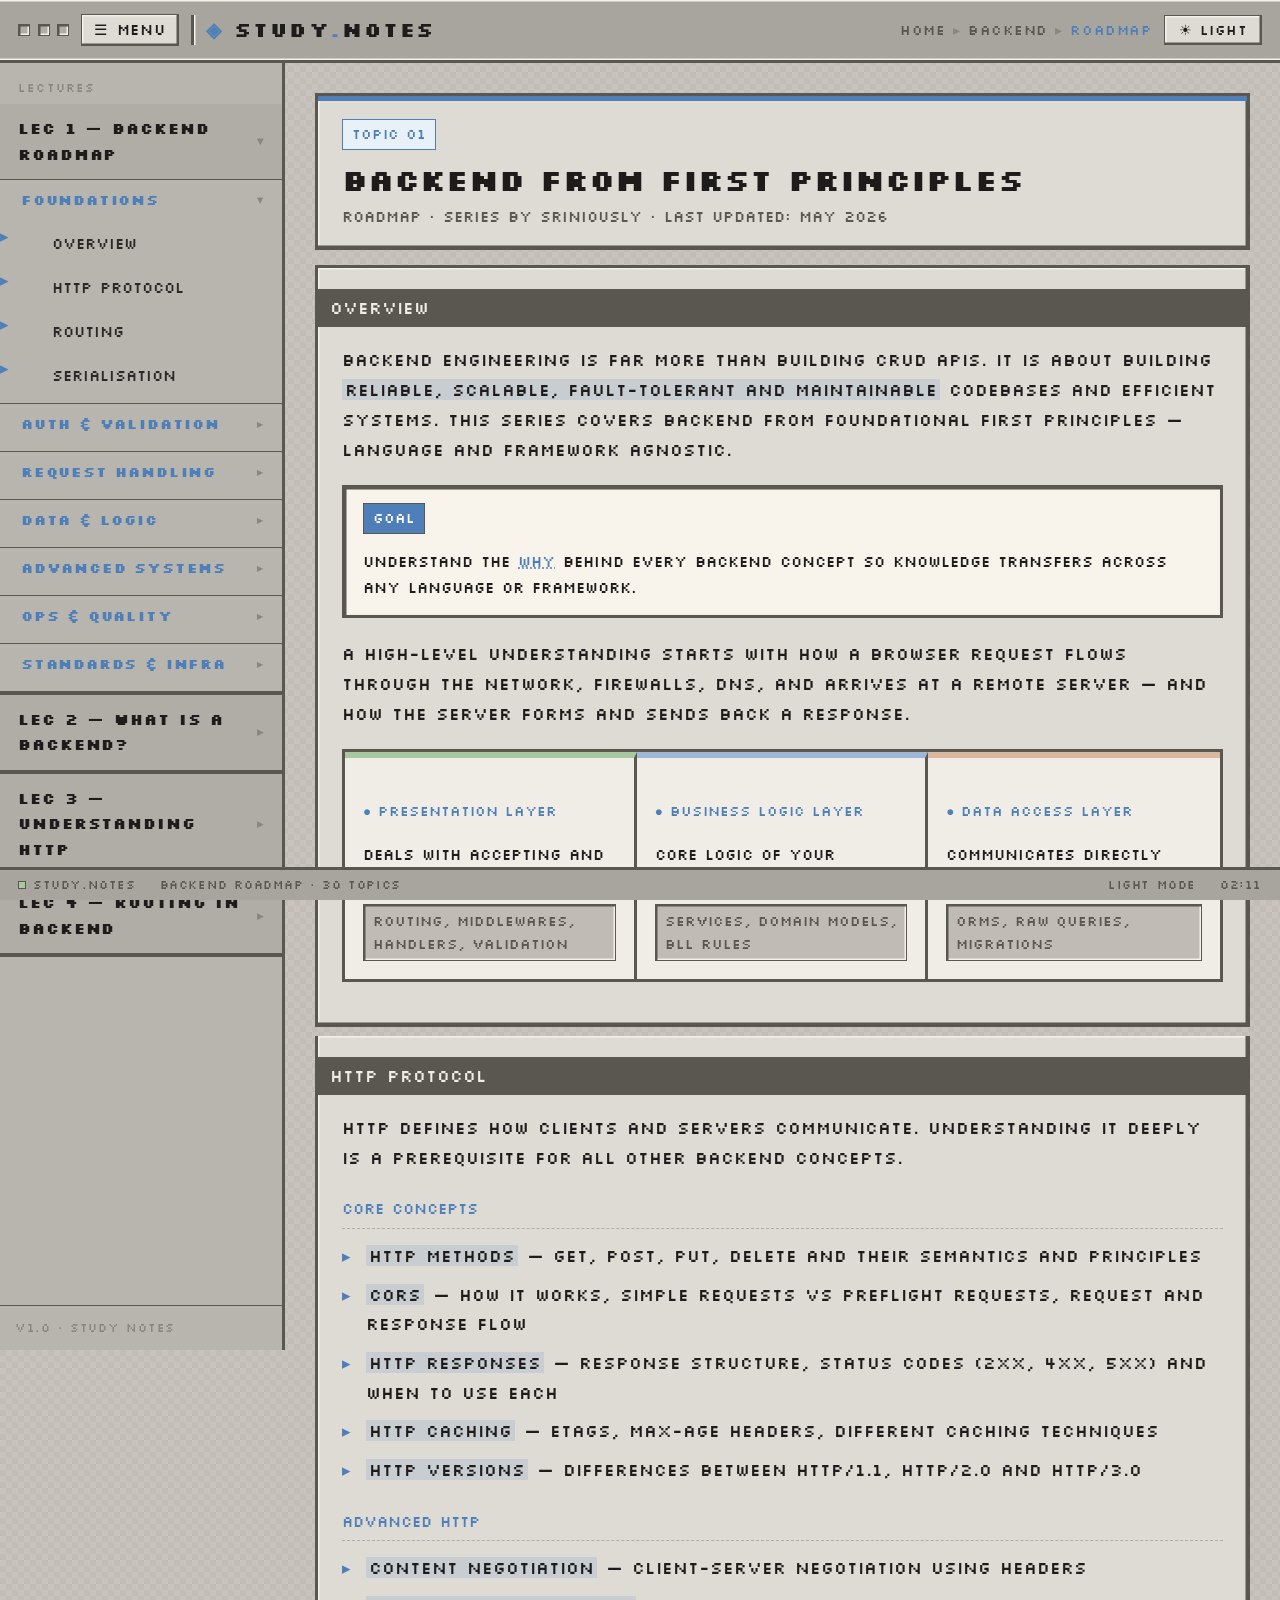
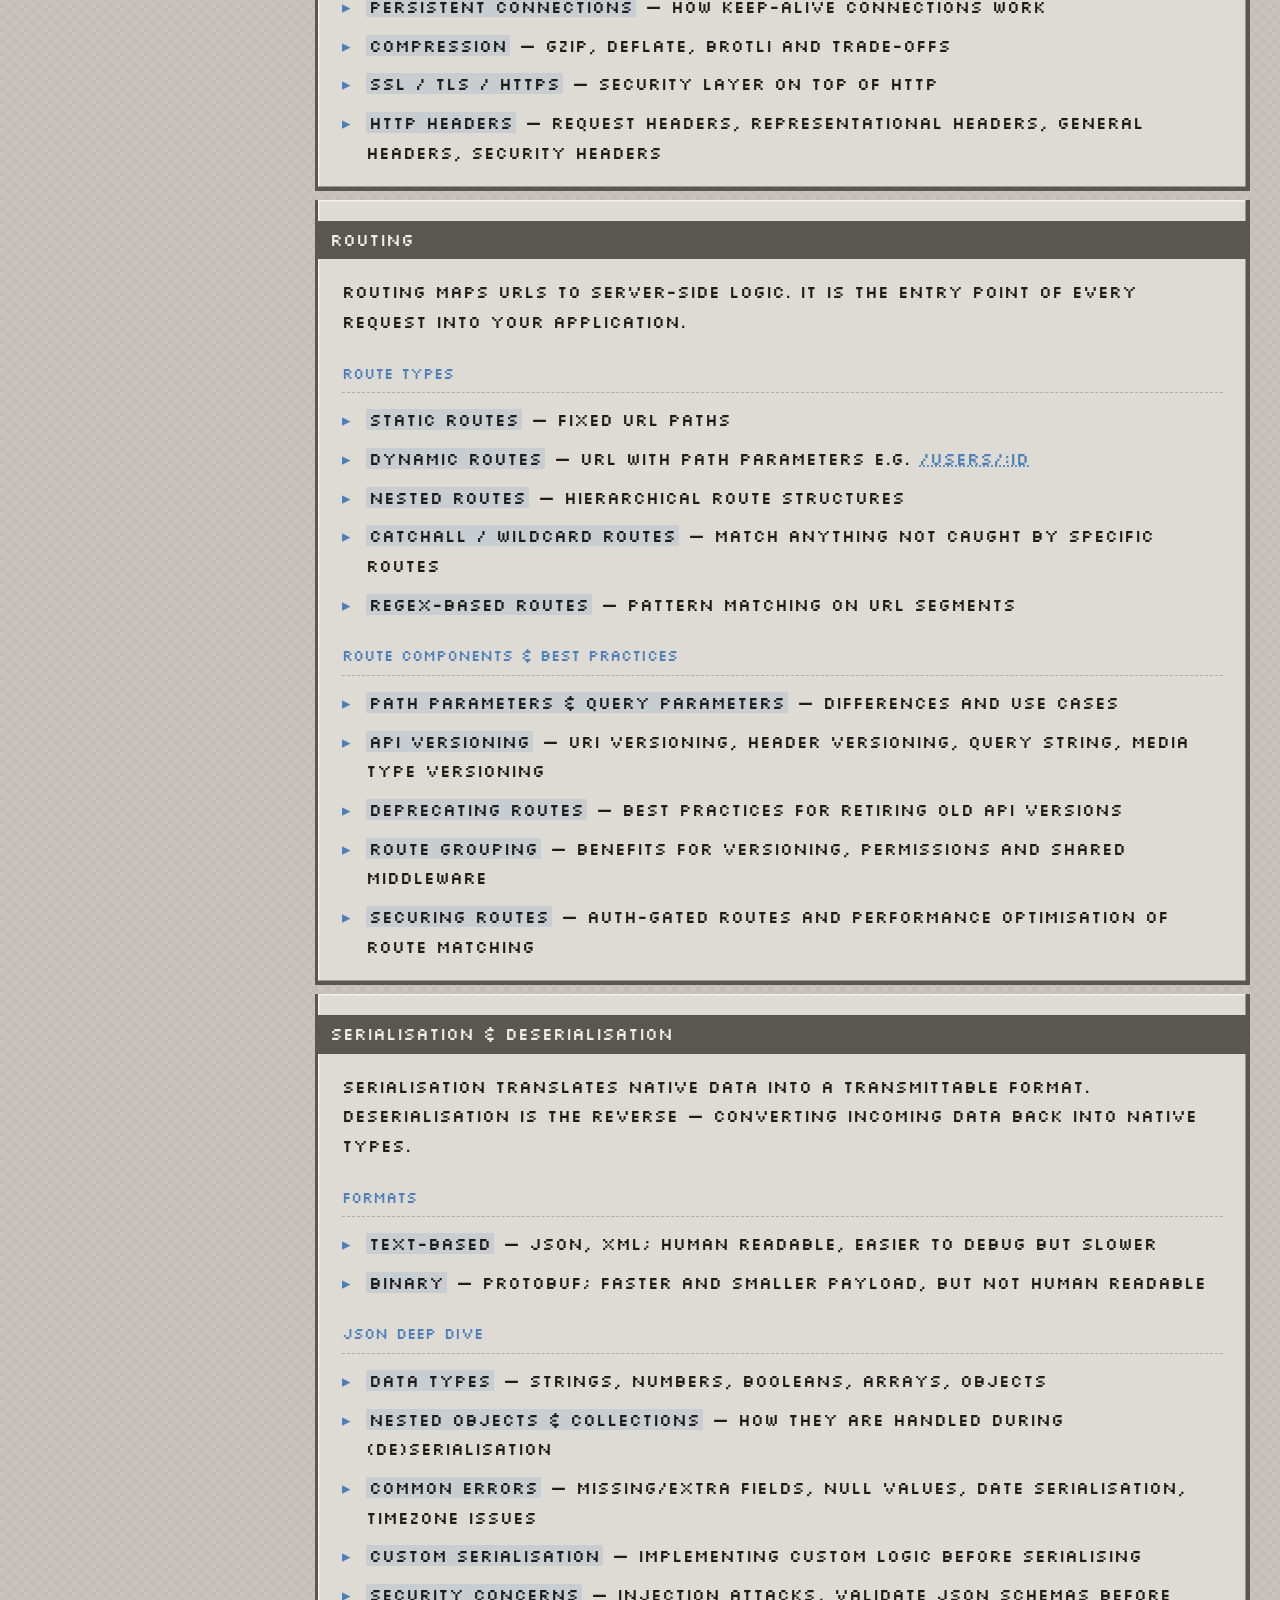
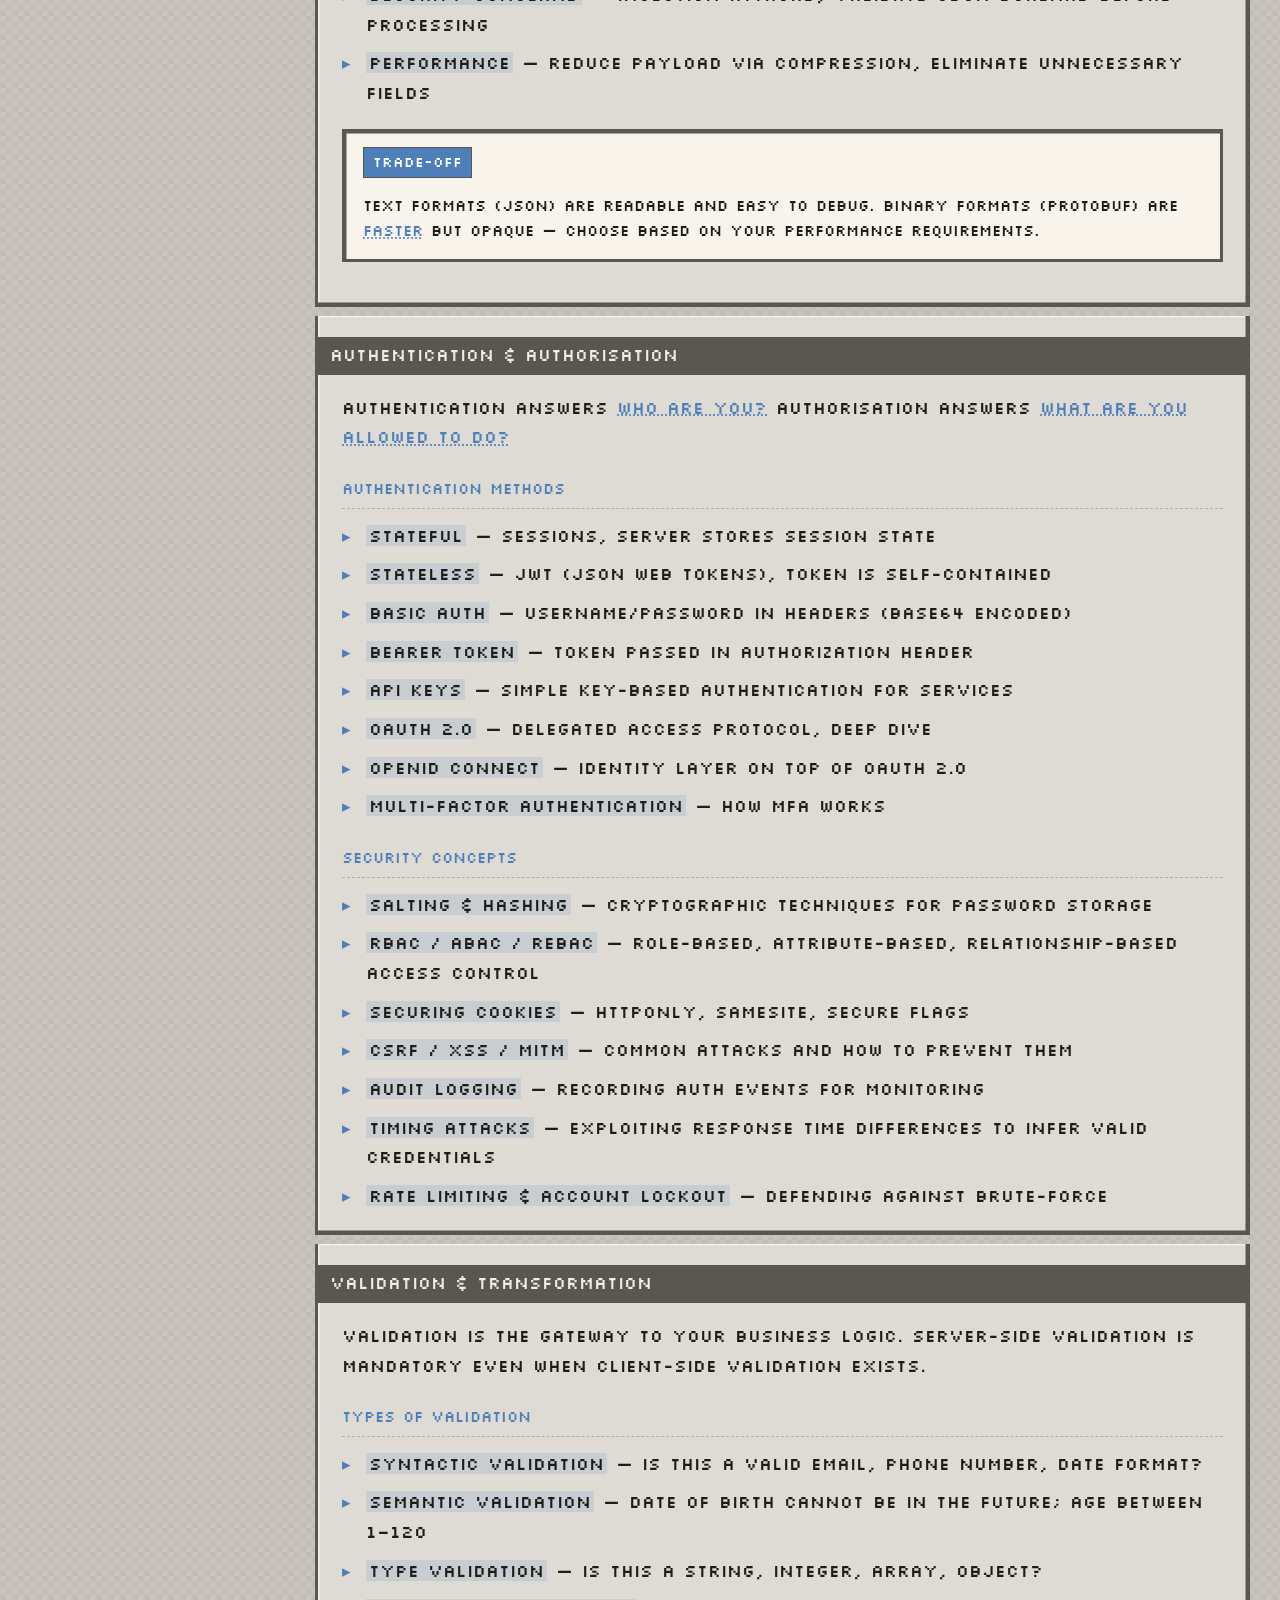
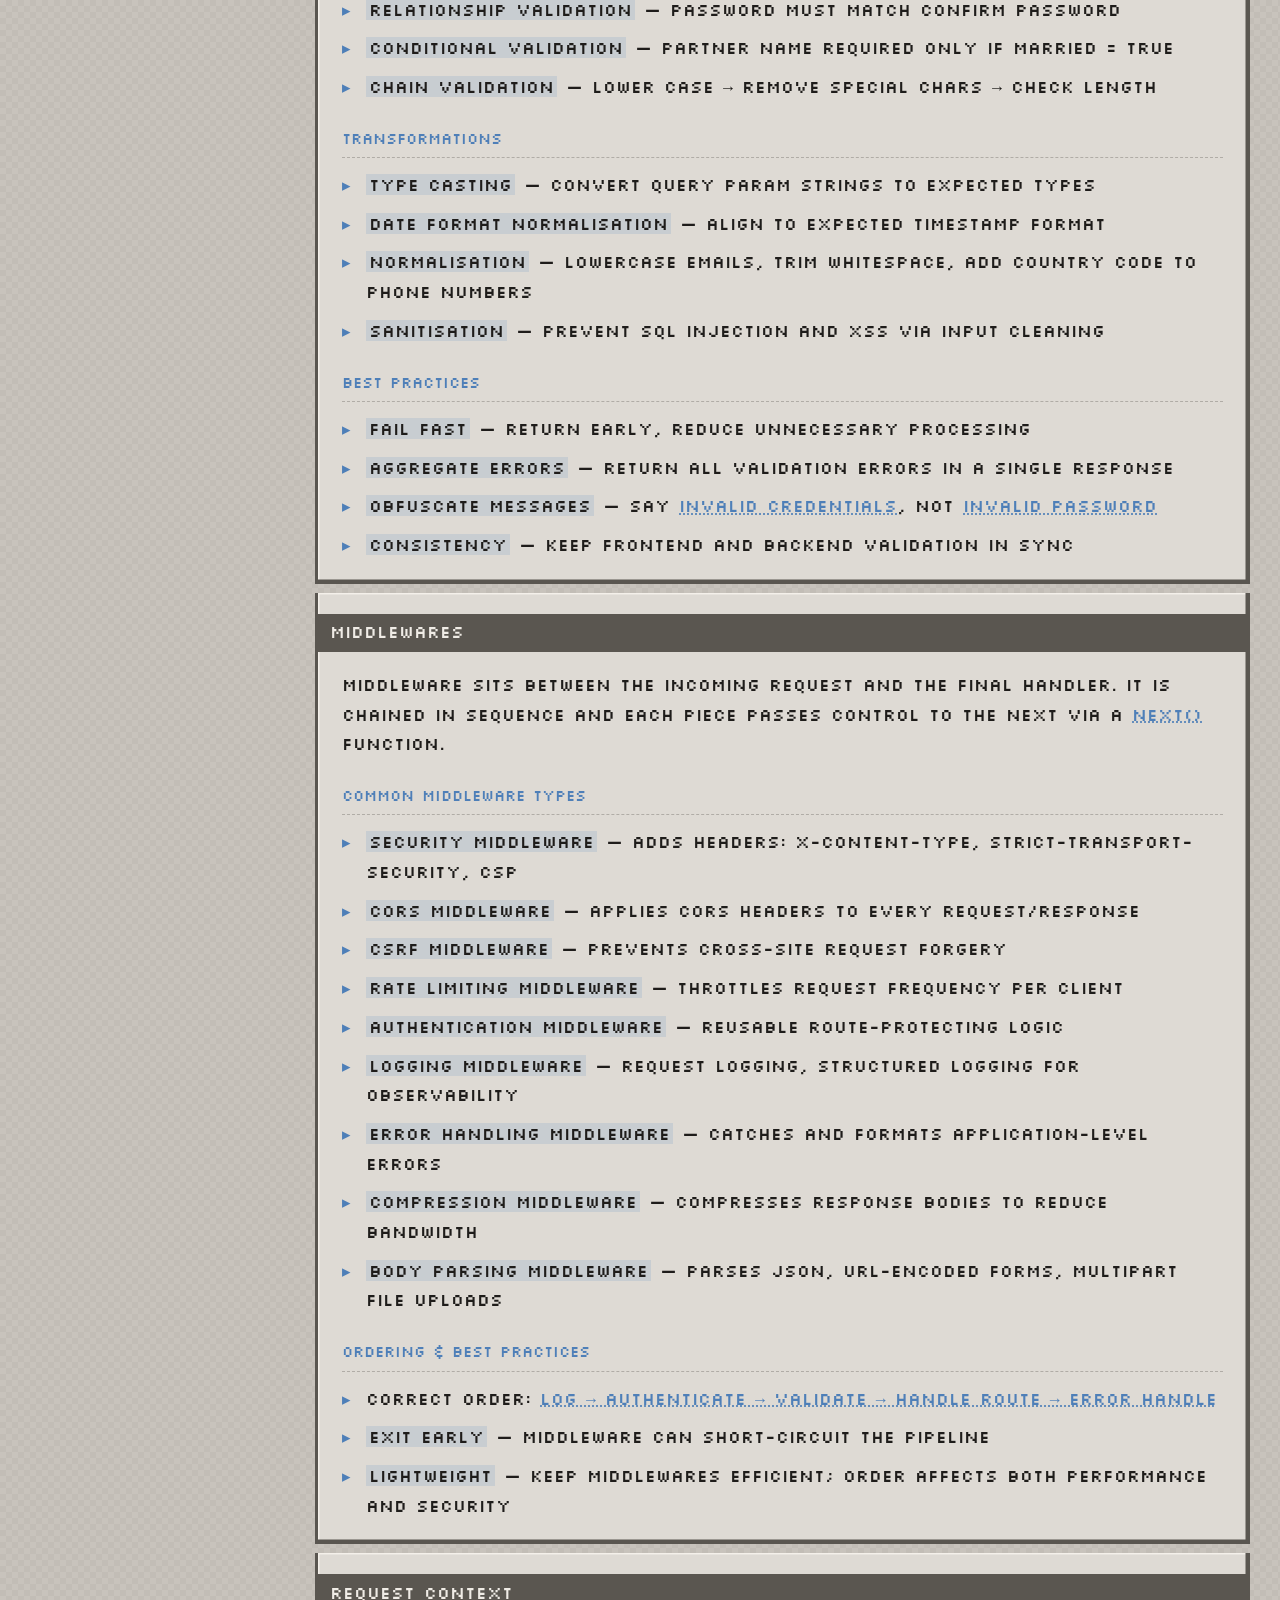
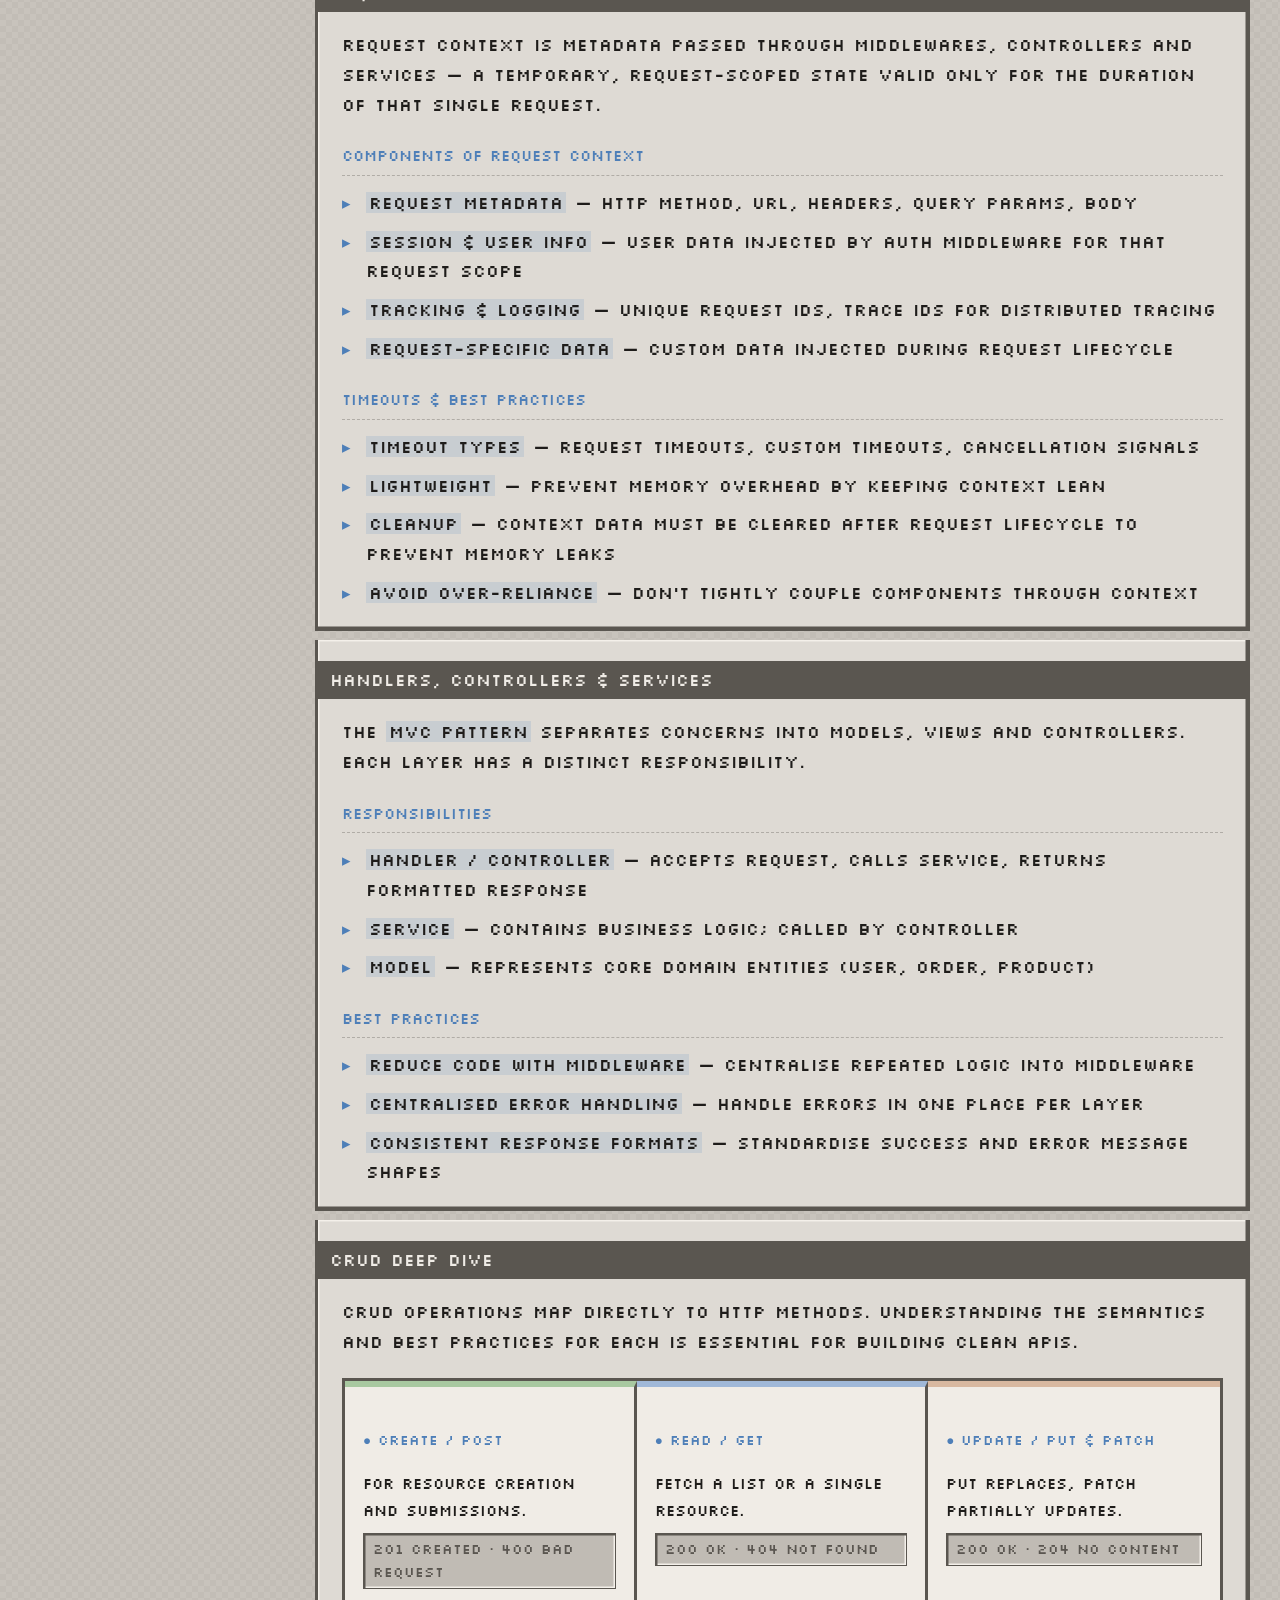
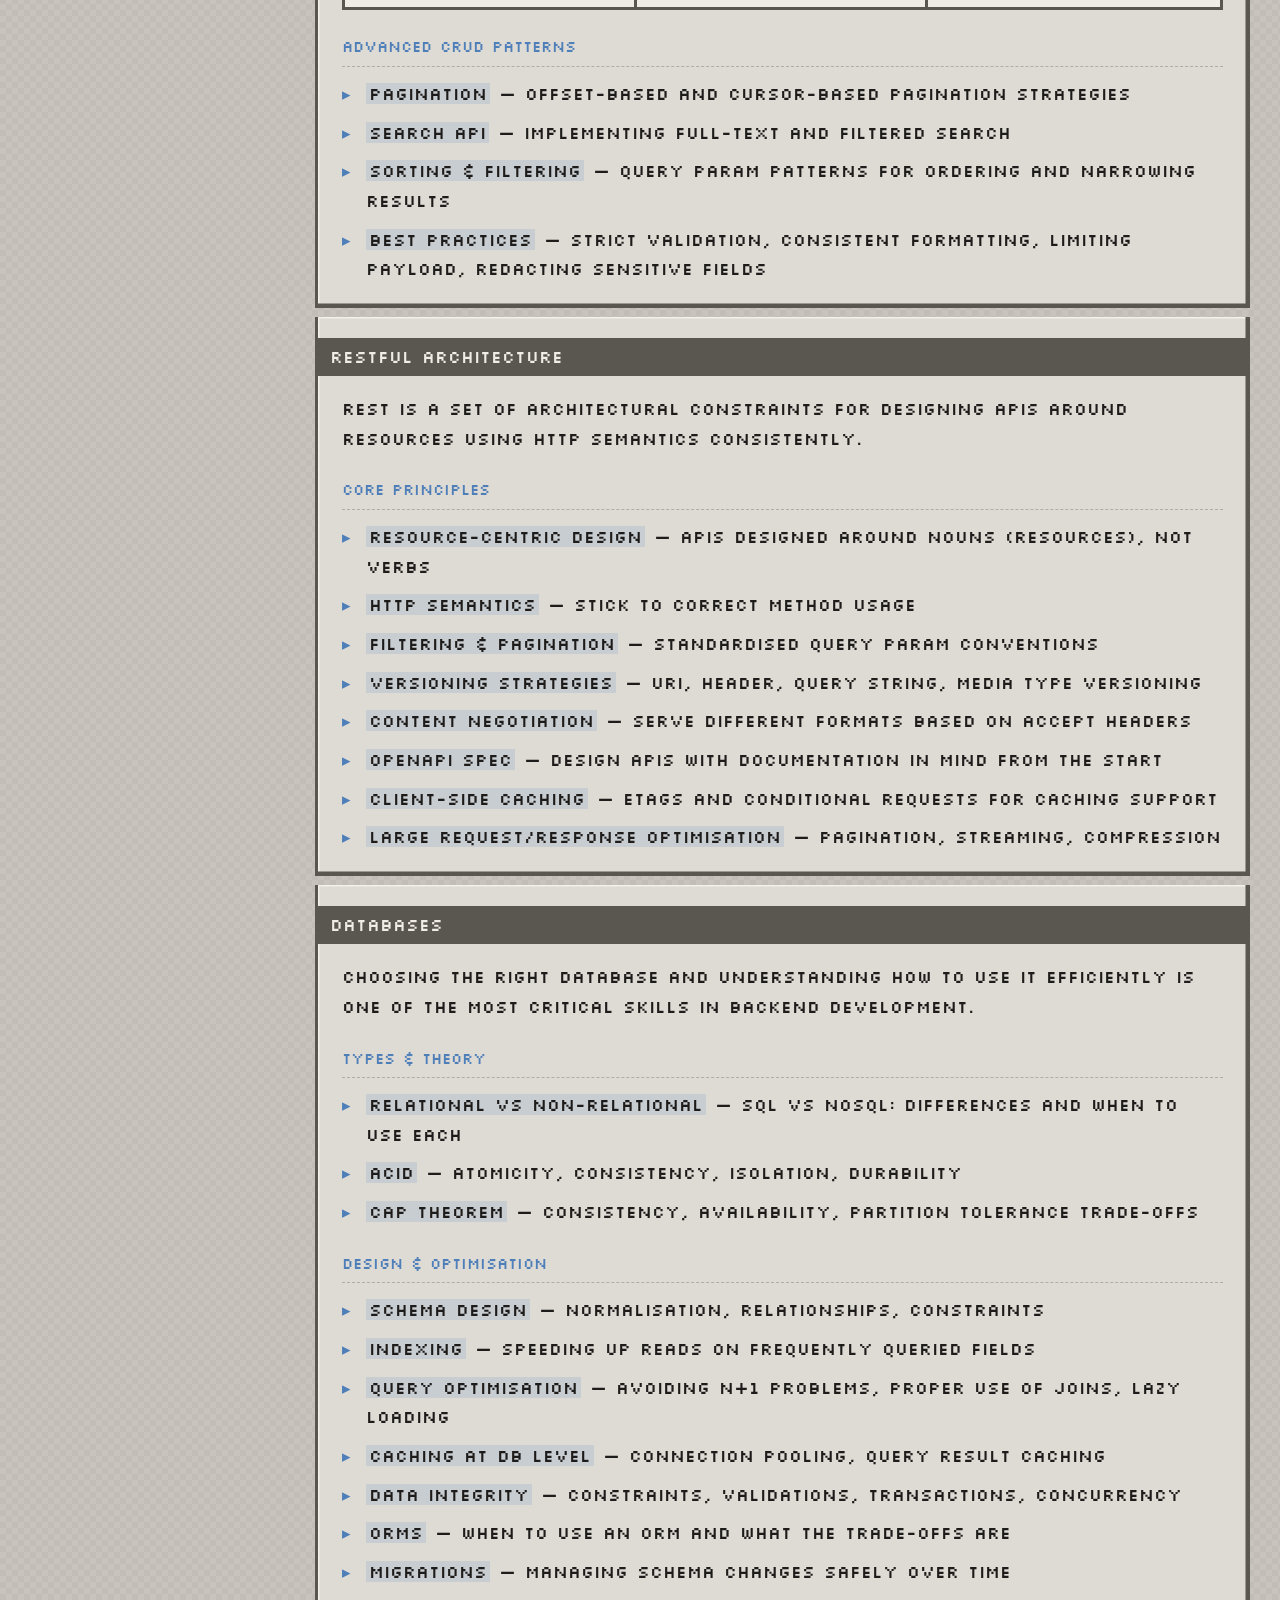
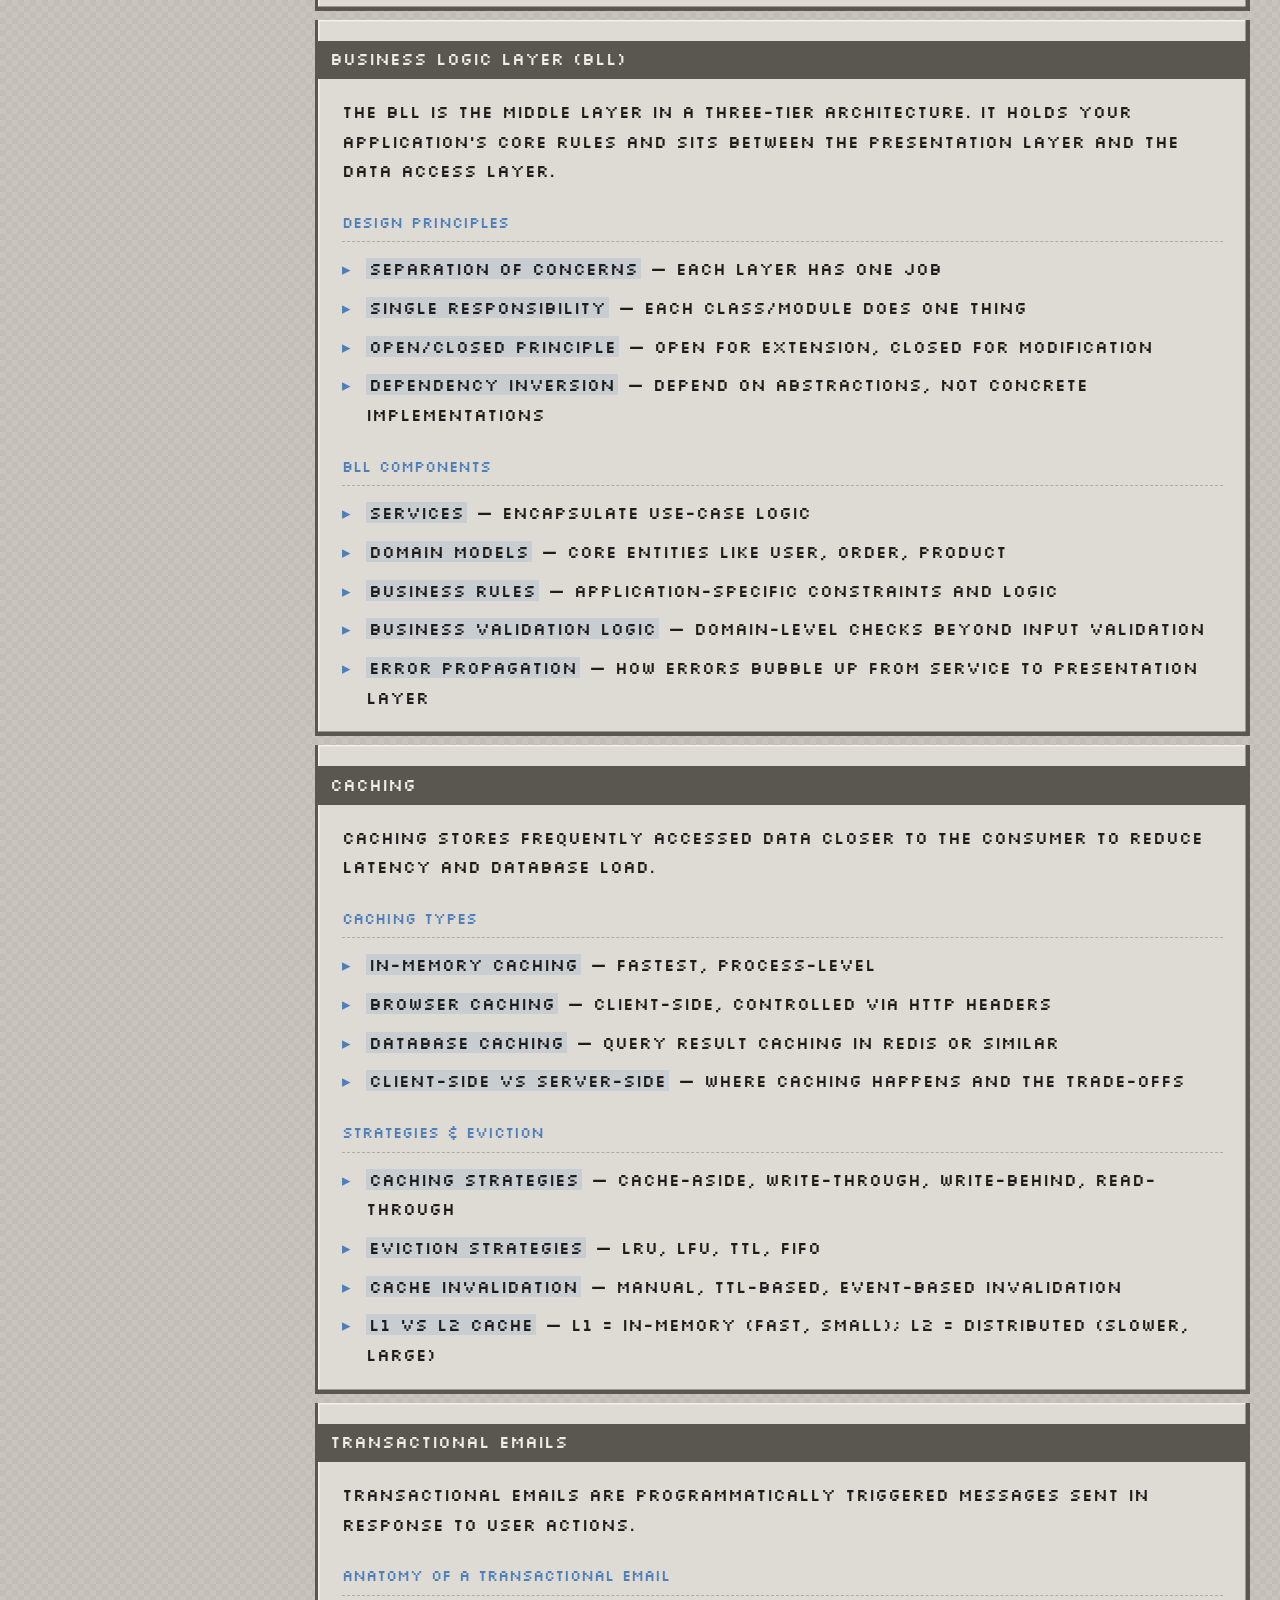
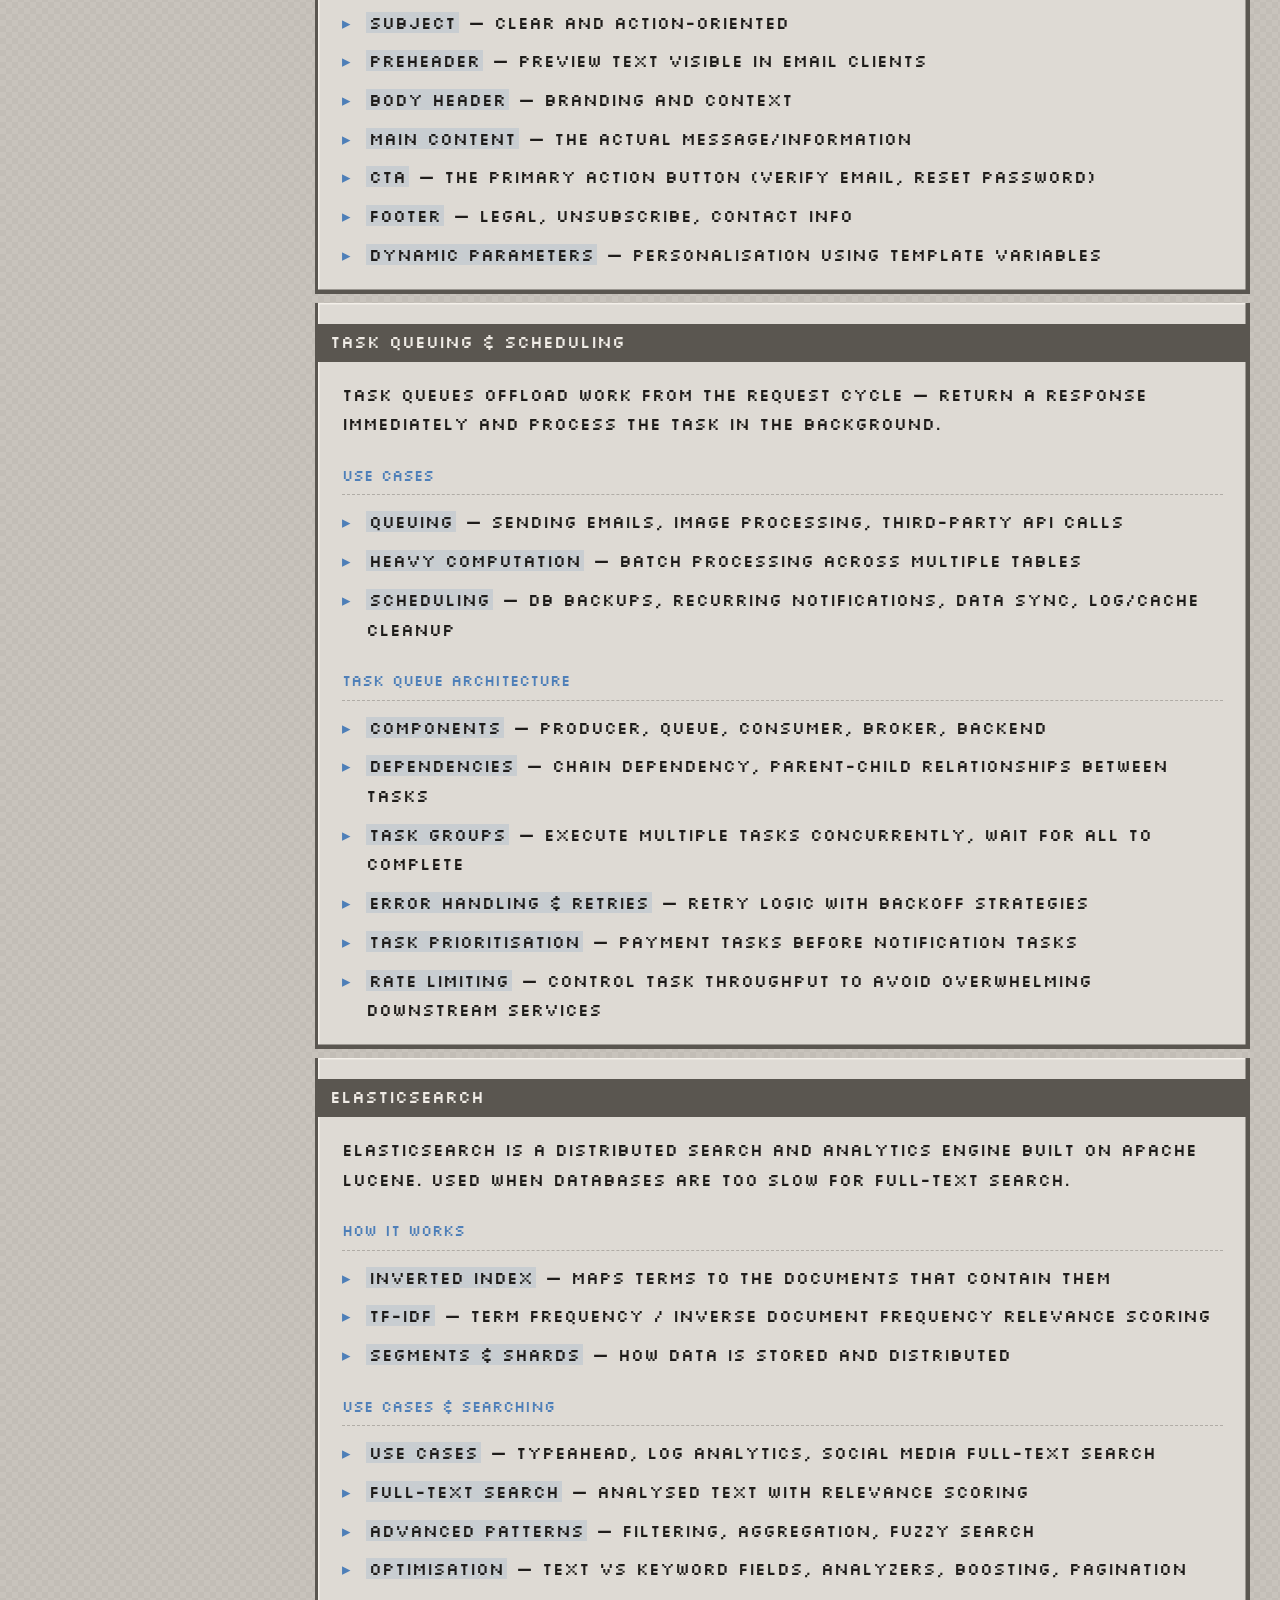
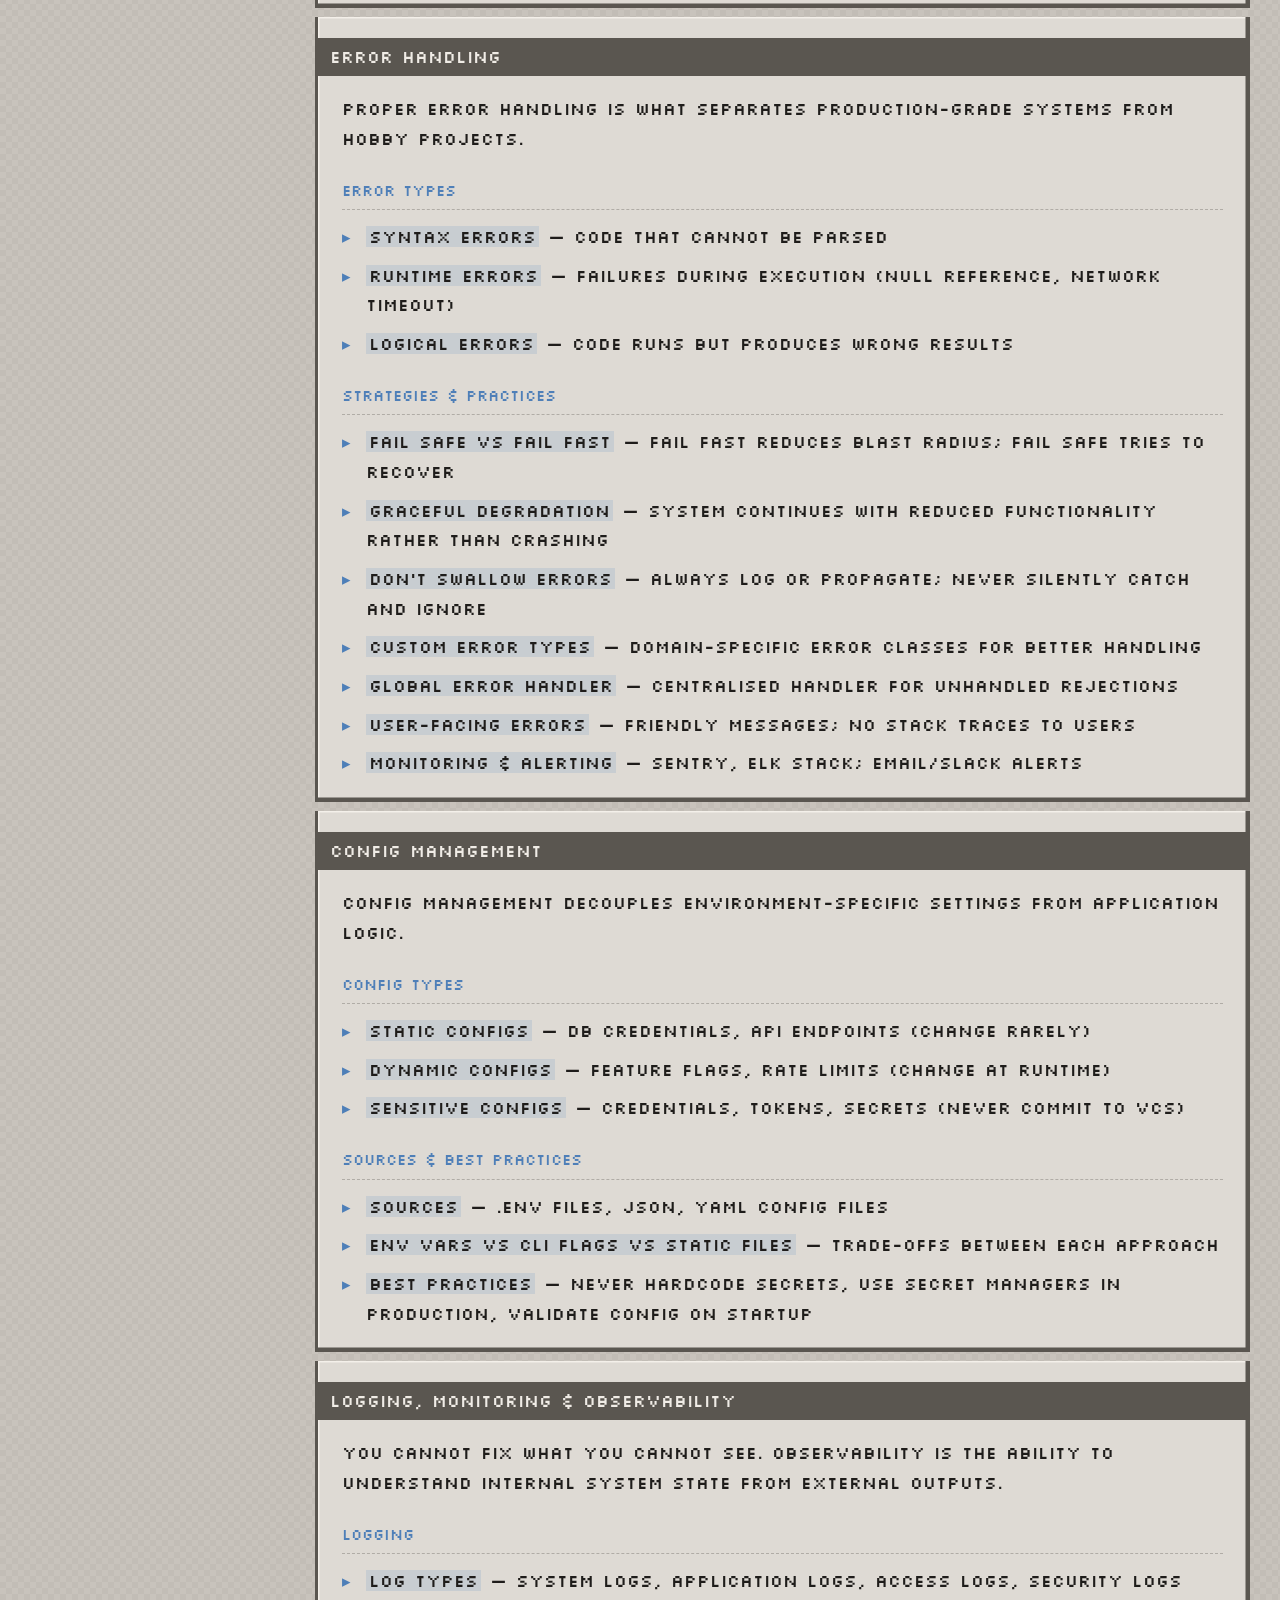
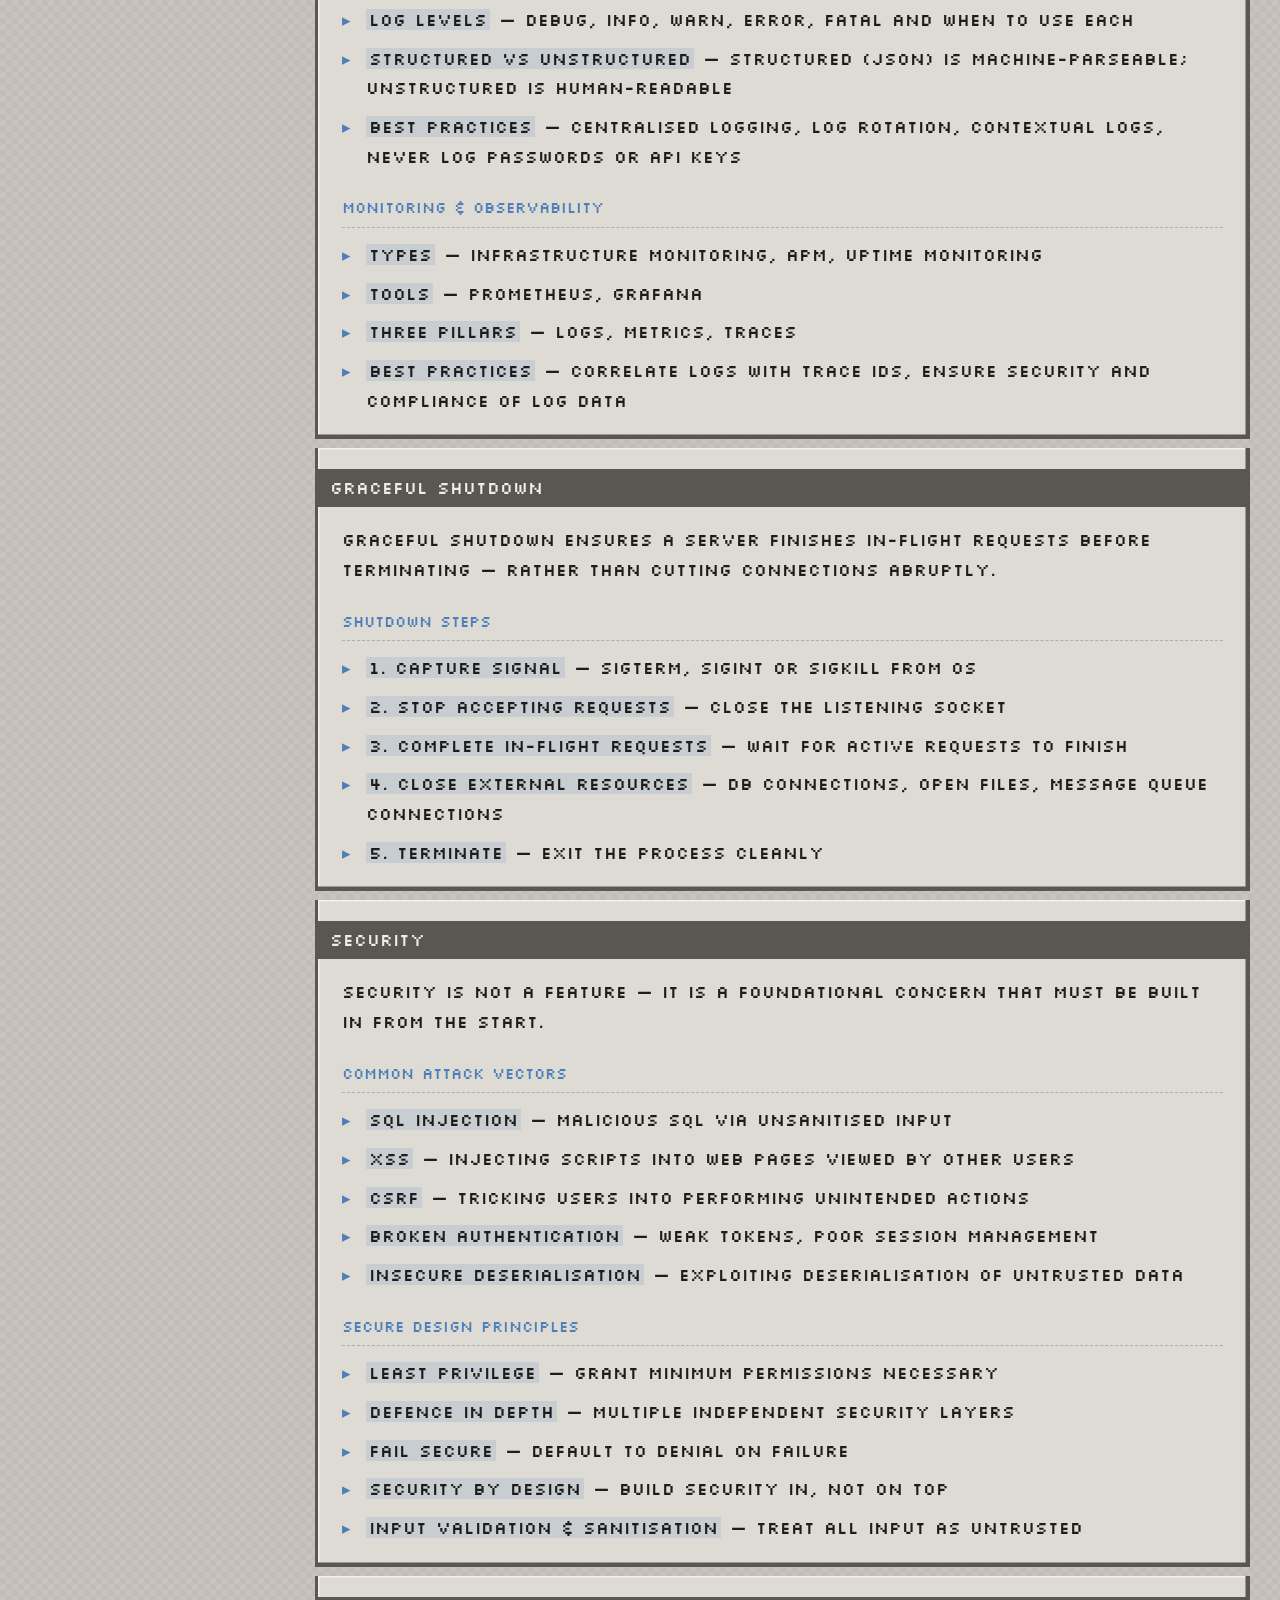
<file: backend/lec1.html>
<!doctype html>
<html lang="en">
  <head>
    <meta charset="UTF-8" />
    <meta name="viewport" content="width=device-width, initial-scale=1.0" />
    <title>Backend Roadmap — My Study Hub</title>
    <link rel="preconnect" href="https://fonts.googleapis.com" />
    <link rel="preconnect" href="https://fonts.gstatic.com" crossorigin />
    <link
      href="https://fonts.googleapis.com/css2?family=Silkscreen:wght@400;700&display=swap"
      rel="stylesheet"
    />
    <link rel="stylesheet" href="style.css" />
  </head>
  <body>
    <!-- ══ TOP BAR ══ -->
    <header class="topbar" role="banner">
      <div class="topbar-dots" aria-hidden="true">
        <span></span><span></span><span></span>
      </div>
      <button
        class="topbar-menu-btn"
        id="menuBtn"
        aria-label="Toggle sidebar"
        aria-expanded="false"
      >
        ☰ Menu
      </button>
      <div class="topbar-divider" aria-hidden="true"></div>
      <div class="topbar-title"><span>◈</span> Study<span>.</span>Notes</div>
      <nav class="topbar-breadcrumb" aria-label="Breadcrumb">
        <span>Home</span>
        <span class="sep">▸</span>
        <span>Backend</span>
        <span class="sep">▸</span>
        <span class="current" id="breadcrumbCurrent">Roadmap</span>
      </nav>
      <button
        class="topbar-theme-btn"
        id="themeBtn"
        aria-label="Toggle light/dark mode"
      >
        ☀ Light
      </button>
    </header>

    <!-- ══ SIDEBAR OVERLAY (mobile) ══ -->
    <div class="sidebar-overlay" id="sidebarOverlay" aria-hidden="true"></div>

    <!-- ══ LAYOUT ══ -->
    <div class="layout">
      <!-- ── SIDEBAR ── -->
      <nav class="sidebar" id="sidebar" aria-label="Topics navigation">
        <!-- populated by sidebar.js -->
      </nav>

      <!-- ── MAIN CONTENT ── -->
      <main class="content-wrapper" id="main">
        <div class="content">
          <div class="topic-header">
            <span class="tag">Topic 01</span>
            <h1>Backend from First Principles</h1>
            <p class="subtitle">
              Roadmap · Series by Sriniously · Last updated: May 2026
            </p>
          </div>

          <section id="overview">
            <h2>Overview</h2>
            <p>
              Backend engineering is far more than building CRUD APIs. It is
              about building
              <strong
                >reliable, scalable, fault-tolerant and maintainable</strong
              >
              codebases and efficient systems. This series covers backend from
              foundational first principles — language and framework agnostic.
            </p>
            <div class="callout">
              <span class="callout-label">Goal</span>
              <span
                >Understand the <em>why</em> behind every backend concept so
                knowledge transfers across any language or framework.</span
              >
            </div>
            <p>
              A high-level understanding starts with how a browser request flows
              through the network, firewalls, DNS, and arrives at a remote
              server — and how the server forms and sends back a response.
            </p>
            <div class="tier-grid">
              <div class="tier-card">
                <h3>● Presentation Layer</h3>
                <p>Deals with accepting and sending user data.</p>
                <div class="example">
                  Routing, Middlewares, Handlers, Validation
                </div>
              </div>
              <div class="tier-card">
                <h3>● Business Logic Layer</h3>
                <p>Core logic of your application.</p>
                <div class="example">Services, Domain Models, BLL Rules</div>
              </div>
              <div class="tier-card">
                <h3>● Data Access Layer</h3>
                <p>Communicates directly with the database.</p>
                <div class="example">ORMs, Raw Queries, Migrations</div>
              </div>
            </div>
          </section>

          <section id="http">
            <h2>HTTP Protocol</h2>
            <p>
              HTTP defines how clients and servers communicate. Understanding it
              deeply is a prerequisite for all other backend concepts.
            </p>
            <h3>Core Concepts</h3>
            <ul>
              <li>
                <strong>HTTP Methods</strong> — GET, POST, PUT, DELETE and their
                semantics and principles
              </li>
              <li>
                <strong>CORS</strong> — How it works, simple requests vs
                preflight requests, request and response flow
              </li>
              <li>
                <strong>HTTP Responses</strong> — Response structure, status
                codes (2xx, 4xx, 5xx) and when to use each
              </li>
              <li>
                <strong>HTTP Caching</strong> — ETags, max-age headers,
                different caching techniques
              </li>
              <li>
                <strong>HTTP Versions</strong> — Differences between HTTP/1.1,
                HTTP/2.0 and HTTP/3.0
              </li>
            </ul>
            <h3>Advanced HTTP</h3>
            <ul>
              <li>
                <strong>Content Negotiation</strong> — Client-server negotiation
                using headers
              </li>
              <li>
                <strong>Persistent Connections</strong> — How keep-alive
                connections work
              </li>
              <li>
                <strong>Compression</strong> — gzip, deflate, Brotli and
                trade-offs
              </li>
              <li>
                <strong>SSL / TLS / HTTPS</strong> — Security layer on top of
                HTTP
              </li>
              <li>
                <strong>HTTP Headers</strong> — Request headers,
                representational headers, general headers, security headers
              </li>
            </ul>
          </section>

          <section id="routing">
            <h2>Routing</h2>
            <p>
              Routing maps URLs to server-side logic. It is the entry point of
              every request into your application.
            </p>
            <h3>Route Types</h3>
            <ul>
              <li><strong>Static Routes</strong> — Fixed URL paths</li>
              <li>
                <strong>Dynamic Routes</strong> — URL with path parameters e.g.
                <em>/users/:id</em>
              </li>
              <li>
                <strong>Nested Routes</strong> — Hierarchical route structures
              </li>
              <li>
                <strong>Catchall / Wildcard Routes</strong> — Match anything not
                caught by specific routes
              </li>
              <li>
                <strong>Regex-based Routes</strong> — Pattern matching on URL
                segments
              </li>
            </ul>
            <h3>Route Components &amp; Best Practices</h3>
            <ul>
              <li>
                <strong>Path Parameters &amp; Query Parameters</strong> —
                Differences and use cases
              </li>
              <li>
                <strong>API Versioning</strong> — URI versioning, header
                versioning, query string, media type versioning
              </li>
              <li>
                <strong>Deprecating Routes</strong> — Best practices for
                retiring old API versions
              </li>
              <li>
                <strong>Route Grouping</strong> — Benefits for versioning,
                permissions and shared middleware
              </li>
              <li>
                <strong>Securing Routes</strong> — Auth-gated routes and
                performance optimisation of route matching
              </li>
            </ul>
          </section>

          <section id="serialisation">
            <h2>Serialisation &amp; Deserialisation</h2>
            <p>
              Serialisation translates native data into a transmittable format.
              Deserialisation is the reverse — converting incoming data back
              into native types.
            </p>
            <h3>Formats</h3>
            <ul>
              <li>
                <strong>Text-based</strong> — JSON, XML; human readable, easier
                to debug but slower
              </li>
              <li>
                <strong>Binary</strong> — Protobuf; faster and smaller payload,
                but not human readable
              </li>
            </ul>
            <h3>JSON Deep Dive</h3>
            <ul>
              <li>
                <strong>Data Types</strong> — Strings, numbers, booleans,
                arrays, objects
              </li>
              <li>
                <strong>Nested Objects &amp; Collections</strong> — How they are
                handled during (de)serialisation
              </li>
              <li>
                <strong>Common Errors</strong> — Missing/extra fields, null
                values, date serialisation, timezone issues
              </li>
              <li>
                <strong>Custom Serialisation</strong> — Implementing custom
                logic before serialising
              </li>
              <li>
                <strong>Security Concerns</strong> — Injection attacks, validate
                JSON schemas before processing
              </li>
              <li>
                <strong>Performance</strong> — Reduce payload via compression,
                eliminate unnecessary fields
              </li>
            </ul>
            <div class="callout">
              <span class="callout-label">Trade-off</span>
              <span
                >Text formats (JSON) are readable and easy to debug. Binary
                formats (Protobuf) are <em>faster</em> but opaque — choose based
                on your performance requirements.</span
              >
            </div>
          </section>

          <section id="auth">
            <h2>Authentication &amp; Authorisation</h2>
            <p>
              Authentication answers <em>who are you?</em> Authorisation answers
              <em>what are you allowed to do?</em>
            </p>
            <h3>Authentication Methods</h3>
            <ul>
              <li>
                <strong>Stateful</strong> — Sessions, server stores session
                state
              </li>
              <li>
                <strong>Stateless</strong> — JWT (JSON Web Tokens), token is
                self-contained
              </li>
              <li>
                <strong>Basic Auth</strong> — Username/password in headers
                (base64 encoded)
              </li>
              <li>
                <strong>Bearer Token</strong> — Token passed in Authorization
                header
              </li>
              <li>
                <strong>API Keys</strong> — Simple key-based authentication for
                services
              </li>
              <li>
                <strong>OAuth 2.0</strong> — Delegated access protocol, deep
                dive
              </li>
              <li>
                <strong>OpenID Connect</strong> — Identity layer on top of OAuth
                2.0
              </li>
              <li>
                <strong>Multi-Factor Authentication</strong> — How MFA works
              </li>
            </ul>
            <h3>Security Concepts</h3>
            <ul>
              <li>
                <strong>Salting &amp; Hashing</strong> — Cryptographic
                techniques for password storage
              </li>
              <li>
                <strong>RBAC / ABAC / ReBAC</strong> — Role-based,
                attribute-based, relationship-based access control
              </li>
              <li>
                <strong>Securing Cookies</strong> — HttpOnly, SameSite, Secure
                flags
              </li>
              <li>
                <strong>CSRF / XSS / MITM</strong> — Common attacks and how to
                prevent them
              </li>
              <li>
                <strong>Audit Logging</strong> — Recording auth events for
                monitoring
              </li>
              <li>
                <strong>Timing Attacks</strong> — Exploiting response time
                differences to infer valid credentials
              </li>
              <li>
                <strong>Rate Limiting &amp; Account Lockout</strong> — Defending
                against brute-force
              </li>
            </ul>
          </section>

          <section id="validation">
            <h2>Validation &amp; Transformation</h2>
            <p>
              Validation is the gateway to your business logic. Server-side
              validation is mandatory even when client-side validation exists.
            </p>
            <h3>Types of Validation</h3>
            <ul>
              <li>
                <strong>Syntactic Validation</strong> — Is this a valid email,
                phone number, date format?
              </li>
              <li>
                <strong>Semantic Validation</strong> — Date of birth cannot be
                in the future; age between 1–120
              </li>
              <li>
                <strong>Type Validation</strong> — Is this a string, integer,
                array, object?
              </li>
              <li>
                <strong>Relationship Validation</strong> — Password must match
                confirm password
              </li>
              <li>
                <strong>Conditional Validation</strong> — Partner name required
                only if married = true
              </li>
              <li>
                <strong>Chain Validation</strong> — Lower case → remove special
                chars → check length
              </li>
            </ul>
            <h3>Transformations</h3>
            <ul>
              <li>
                <strong>Type Casting</strong> — Convert query param strings to
                expected types
              </li>
              <li>
                <strong>Date Format Normalisation</strong> — Align to expected
                timestamp format
              </li>
              <li>
                <strong>Normalisation</strong> — Lowercase emails, trim
                whitespace, add country code to phone numbers
              </li>
              <li>
                <strong>Sanitisation</strong> — Prevent SQL injection and XSS
                via input cleaning
              </li>
            </ul>
            <h3>Best Practices</h3>
            <ul>
              <li>
                <strong>Fail Fast</strong> — Return early, reduce unnecessary
                processing
              </li>
              <li>
                <strong>Aggregate Errors</strong> — Return all validation errors
                in a single response
              </li>
              <li>
                <strong>Obfuscate Messages</strong> — Say
                <em>invalid credentials</em>, not <em>invalid password</em>
              </li>
              <li>
                <strong>Consistency</strong> — Keep frontend and backend
                validation in sync
              </li>
            </ul>
          </section>

          <section id="middlewares">
            <h2>Middlewares</h2>
            <p>
              Middleware sits between the incoming request and the final
              handler. It is chained in sequence and each piece passes control
              to the next via a <em>next()</em> function.
            </p>
            <h3>Common Middleware Types</h3>
            <ul>
              <li>
                <strong>Security Middleware</strong> — Adds headers:
                X-Content-Type, Strict-Transport-Security, CSP
              </li>
              <li>
                <strong>CORS Middleware</strong> — Applies CORS headers to every
                request/response
              </li>
              <li>
                <strong>CSRF Middleware</strong> — Prevents cross-site request
                forgery
              </li>
              <li>
                <strong>Rate Limiting Middleware</strong> — Throttles request
                frequency per client
              </li>
              <li>
                <strong>Authentication Middleware</strong> — Reusable
                route-protecting logic
              </li>
              <li>
                <strong>Logging Middleware</strong> — Request logging,
                structured logging for observability
              </li>
              <li>
                <strong>Error Handling Middleware</strong> — Catches and formats
                application-level errors
              </li>
              <li>
                <strong>Compression Middleware</strong> — Compresses response
                bodies to reduce bandwidth
              </li>
              <li>
                <strong>Body Parsing Middleware</strong> — Parses JSON,
                URL-encoded forms, multipart file uploads
              </li>
            </ul>
            <h3>Ordering &amp; Best Practices</h3>
            <ul>
              <li>
                Correct order:
                <em
                  >Log → Authenticate → Validate → Handle Route → Error
                  Handle</em
                >
              </li>
              <li>
                <strong>Exit Early</strong> — Middleware can short-circuit the
                pipeline
              </li>
              <li>
                <strong>Lightweight</strong> — Keep middlewares efficient; order
                affects both performance and security
              </li>
            </ul>
          </section>

          <section id="request-context">
            <h2>Request Context</h2>
            <p>
              Request context is metadata passed through middlewares,
              controllers and services — a temporary, request-scoped state valid
              only for the duration of that single request.
            </p>
            <h3>Components of Request Context</h3>
            <ul>
              <li>
                <strong>Request Metadata</strong> — HTTP method, URL, headers,
                query params, body
              </li>
              <li>
                <strong>Session &amp; User Info</strong> — User data injected by
                auth middleware for that request scope
              </li>
              <li>
                <strong>Tracking &amp; Logging</strong> — Unique request IDs,
                Trace IDs for distributed tracing
              </li>
              <li>
                <strong>Request-Specific Data</strong> — Custom data injected
                during request lifecycle
              </li>
            </ul>
            <h3>Timeouts &amp; Best Practices</h3>
            <ul>
              <li>
                <strong>Timeout Types</strong> — Request timeouts, custom
                timeouts, cancellation signals
              </li>
              <li>
                <strong>Lightweight</strong> — Prevent memory overhead by
                keeping context lean
              </li>
              <li>
                <strong>Cleanup</strong> — Context data must be cleared after
                request lifecycle to prevent memory leaks
              </li>
              <li>
                <strong>Avoid Over-reliance</strong> — Don't tightly couple
                components through context
              </li>
            </ul>
          </section>

          <section id="handlers">
            <h2>Handlers, Controllers &amp; Services</h2>
            <p>
              The <strong>MVC pattern</strong> separates concerns into Models,
              Views and Controllers. Each layer has a distinct responsibility.
            </p>
            <h3>Responsibilities</h3>
            <ul>
              <li>
                <strong>Handler / Controller</strong> — Accepts request, calls
                service, returns formatted response
              </li>
              <li>
                <strong>Service</strong> — Contains business logic; called by
                controller
              </li>
              <li>
                <strong>Model</strong> — Represents core domain entities (User,
                Order, Product)
              </li>
            </ul>
            <h3>Best Practices</h3>
            <ul>
              <li>
                <strong>Reduce Code with Middleware</strong> — Centralise
                repeated logic into middleware
              </li>
              <li>
                <strong>Centralised Error Handling</strong> — Handle errors in
                one place per layer
              </li>
              <li>
                <strong>Consistent Response Formats</strong> — Standardise
                success and error message shapes
              </li>
            </ul>
          </section>

          <section id="crud">
            <h2>CRUD Deep Dive</h2>
            <p>
              CRUD operations map directly to HTTP methods. Understanding the
              semantics and best practices for each is essential for building
              clean APIs.
            </p>
            <div class="tier-grid">
              <div class="tier-card">
                <h3>● Create / POST</h3>
                <p>For resource creation and submissions.</p>
                <div class="example">201 Created · 400 Bad Request</div>
              </div>
              <div class="tier-card">
                <h3>● Read / GET</h3>
                <p>Fetch a list or a single resource.</p>
                <div class="example">200 OK · 404 Not Found</div>
              </div>
              <div class="tier-card">
                <h3>● Update / PUT &amp; PATCH</h3>
                <p>PUT replaces, PATCH partially updates.</p>
                <div class="example">200 OK · 204 No Content</div>
              </div>
            </div>
            <h3>Advanced CRUD Patterns</h3>
            <ul>
              <li>
                <strong>Pagination</strong> — Offset-based and cursor-based
                pagination strategies
              </li>
              <li>
                <strong>Search API</strong> — Implementing full-text and
                filtered search
              </li>
              <li>
                <strong>Sorting &amp; Filtering</strong> — Query param patterns
                for ordering and narrowing results
              </li>
              <li>
                <strong>Best Practices</strong> — Strict validation, consistent
                formatting, limiting payload, redacting sensitive fields
              </li>
            </ul>
          </section>

          <section id="restful">
            <h2>RESTful Architecture</h2>
            <p>
              REST is a set of architectural constraints for designing APIs
              around resources using HTTP semantics consistently.
            </p>
            <h3>Core Principles</h3>
            <ul>
              <li>
                <strong>Resource-centric Design</strong> — APIs designed around
                nouns (resources), not verbs
              </li>
              <li>
                <strong>HTTP Semantics</strong> — Stick to correct method usage
              </li>
              <li>
                <strong>Filtering &amp; Pagination</strong> — Standardised query
                param conventions
              </li>
              <li>
                <strong>Versioning Strategies</strong> — URI, header, query
                string, media type versioning
              </li>
              <li>
                <strong>Content Negotiation</strong> — Serve different formats
                based on Accept headers
              </li>
              <li>
                <strong>OpenAPI Spec</strong> — Design APIs with documentation
                in mind from the start
              </li>
              <li>
                <strong>Client-side Caching</strong> — ETags and conditional
                requests for caching support
              </li>
              <li>
                <strong>Large Request/Response Optimisation</strong> —
                Pagination, streaming, compression
              </li>
            </ul>
          </section>

          <section id="databases">
            <h2>Databases</h2>
            <p>
              Choosing the right database and understanding how to use it
              efficiently is one of the most critical skills in backend
              development.
            </p>
            <h3>Types &amp; Theory</h3>
            <ul>
              <li>
                <strong>Relational vs Non-relational</strong> — SQL vs NoSQL:
                differences and when to use each
              </li>
              <li>
                <strong>ACID</strong> — Atomicity, Consistency, Isolation,
                Durability
              </li>
              <li>
                <strong>CAP Theorem</strong> — Consistency, Availability,
                Partition tolerance trade-offs
              </li>
            </ul>
            <h3>Design &amp; Optimisation</h3>
            <ul>
              <li>
                <strong>Schema Design</strong> — Normalisation, relationships,
                constraints
              </li>
              <li>
                <strong>Indexing</strong> — Speeding up reads on frequently
                queried fields
              </li>
              <li>
                <strong>Query Optimisation</strong> — Avoiding N+1 problems,
                proper use of joins, lazy loading
              </li>
              <li>
                <strong>Caching at DB Level</strong> — Connection pooling, query
                result caching
              </li>
              <li>
                <strong>Data Integrity</strong> — Constraints, validations,
                transactions, concurrency
              </li>
              <li>
                <strong>ORMs</strong> — When to use an ORM and what the
                trade-offs are
              </li>
              <li>
                <strong>Migrations</strong> — Managing schema changes safely
                over time
              </li>
            </ul>
          </section>

          <section id="bll">
            <h2>Business Logic Layer (BLL)</h2>
            <p>
              The BLL is the middle layer in a three-tier architecture. It holds
              your application's core rules and sits between the presentation
              layer and the data access layer.
            </p>
            <h3>Design Principles</h3>
            <ul>
              <li>
                <strong>Separation of Concerns</strong> — Each layer has one job
              </li>
              <li>
                <strong>Single Responsibility</strong> — Each class/module does
                one thing
              </li>
              <li>
                <strong>Open/Closed Principle</strong> — Open for extension,
                closed for modification
              </li>
              <li>
                <strong>Dependency Inversion</strong> — Depend on abstractions,
                not concrete implementations
              </li>
            </ul>
            <h3>BLL Components</h3>
            <ul>
              <li><strong>Services</strong> — Encapsulate use-case logic</li>
              <li>
                <strong>Domain Models</strong> — Core entities like User, Order,
                Product
              </li>
              <li>
                <strong>Business Rules</strong> — Application-specific
                constraints and logic
              </li>
              <li>
                <strong>Business Validation Logic</strong> — Domain-level checks
                beyond input validation
              </li>
              <li>
                <strong>Error Propagation</strong> — How errors bubble up from
                service to presentation layer
              </li>
            </ul>
          </section>

          <section id="caching">
            <h2>Caching</h2>
            <p>
              Caching stores frequently accessed data closer to the consumer to
              reduce latency and database load.
            </p>
            <h3>Caching Types</h3>
            <ul>
              <li>
                <strong>In-Memory Caching</strong> — Fastest, process-level
              </li>
              <li>
                <strong>Browser Caching</strong> — Client-side, controlled via
                HTTP headers
              </li>
              <li>
                <strong>Database Caching</strong> — Query result caching in
                Redis or similar
              </li>
              <li>
                <strong>Client-side vs Server-side</strong> — Where caching
                happens and the trade-offs
              </li>
            </ul>
            <h3>Strategies &amp; Eviction</h3>
            <ul>
              <li>
                <strong>Caching Strategies</strong> — Cache-aside,
                Write-through, Write-behind, Read-through
              </li>
              <li>
                <strong>Eviction Strategies</strong> — LRU, LFU, TTL, FIFO
              </li>
              <li>
                <strong>Cache Invalidation</strong> — Manual, TTL-based,
                event-based invalidation
              </li>
              <li>
                <strong>L1 vs L2 Cache</strong> — L1 = in-memory (fast, small);
                L2 = distributed (slower, large)
              </li>
            </ul>
          </section>

          <section id="transactional-emails">
            <h2>Transactional Emails</h2>
            <p>
              Transactional emails are programmatically triggered messages sent
              in response to user actions.
            </p>
            <h3>Anatomy of a Transactional Email</h3>
            <ul>
              <li><strong>Subject</strong> — Clear and action-oriented</li>
              <li>
                <strong>Preheader</strong> — Preview text visible in email
                clients
              </li>
              <li><strong>Body Header</strong> — Branding and context</li>
              <li>
                <strong>Main Content</strong> — The actual message/information
              </li>
              <li>
                <strong>CTA</strong> — The primary action button (Verify Email,
                Reset Password)
              </li>
              <li>
                <strong>Footer</strong> — Legal, unsubscribe, contact info
              </li>
              <li>
                <strong>Dynamic Parameters</strong> — Personalisation using
                template variables
              </li>
            </ul>
          </section>

          <section id="task-queuing">
            <h2>Task Queuing &amp; Scheduling</h2>
            <p>
              Task queues offload work from the request cycle — return a
              response immediately and process the task in the background.
            </p>
            <h3>Use Cases</h3>
            <ul>
              <li>
                <strong>Queuing</strong> — Sending emails, image processing,
                third-party API calls
              </li>
              <li>
                <strong>Heavy Computation</strong> — Batch processing across
                multiple tables
              </li>
              <li>
                <strong>Scheduling</strong> — DB backups, recurring
                notifications, data sync, log/cache cleanup
              </li>
            </ul>
            <h3>Task Queue Architecture</h3>
            <ul>
              <li>
                <strong>Components</strong> — Producer, Queue, Consumer, Broker,
                Backend
              </li>
              <li>
                <strong>Dependencies</strong> — Chain dependency, parent-child
                relationships between tasks
              </li>
              <li>
                <strong>Task Groups</strong> — Execute multiple tasks
                concurrently, wait for all to complete
              </li>
              <li>
                <strong>Error Handling &amp; Retries</strong> — Retry logic with
                backoff strategies
              </li>
              <li>
                <strong>Task Prioritisation</strong> — Payment tasks before
                notification tasks
              </li>
              <li>
                <strong>Rate Limiting</strong> — Control task throughput to
                avoid overwhelming downstream services
              </li>
            </ul>
          </section>

          <section id="elasticsearch">
            <h2>Elasticsearch</h2>
            <p>
              Elasticsearch is a distributed search and analytics engine built
              on Apache Lucene. Used when databases are too slow for full-text
              search.
            </p>
            <h3>How It Works</h3>
            <ul>
              <li>
                <strong>Inverted Index</strong> — Maps terms to the documents
                that contain them
              </li>
              <li>
                <strong>TF-IDF</strong> — Term Frequency / Inverse Document
                Frequency relevance scoring
              </li>
              <li>
                <strong>Segments &amp; Shards</strong> — How data is stored and
                distributed
              </li>
            </ul>
            <h3>Use Cases &amp; Searching</h3>
            <ul>
              <li>
                <strong>Use Cases</strong> — Typeahead, log analytics, social
                media full-text search
              </li>
              <li>
                <strong>Full-Text Search</strong> — Analysed text with relevance
                scoring
              </li>
              <li>
                <strong>Advanced Patterns</strong> — Filtering, aggregation,
                fuzzy search
              </li>
              <li>
                <strong>Optimisation</strong> — text vs keyword fields,
                analyzers, boosting, pagination
              </li>
            </ul>
          </section>

          <section id="error-handling">
            <h2>Error Handling</h2>
            <p>
              Proper error handling is what separates production-grade systems
              from hobby projects.
            </p>
            <h3>Error Types</h3>
            <ul>
              <li>
                <strong>Syntax Errors</strong> — Code that cannot be parsed
              </li>
              <li>
                <strong>Runtime Errors</strong> — Failures during execution
                (null reference, network timeout)
              </li>
              <li>
                <strong>Logical Errors</strong> — Code runs but produces wrong
                results
              </li>
            </ul>
            <h3>Strategies &amp; Practices</h3>
            <ul>
              <li>
                <strong>Fail Safe vs Fail Fast</strong> — Fail fast reduces
                blast radius; fail safe tries to recover
              </li>
              <li>
                <strong>Graceful Degradation</strong> — System continues with
                reduced functionality rather than crashing
              </li>
              <li>
                <strong>Don't Swallow Errors</strong> — Always log or propagate;
                never silently catch and ignore
              </li>
              <li>
                <strong>Custom Error Types</strong> — Domain-specific error
                classes for better handling
              </li>
              <li>
                <strong>Global Error Handler</strong> — Centralised handler for
                unhandled rejections
              </li>
              <li>
                <strong>User-Facing Errors</strong> — Friendly messages; no
                stack traces to users
              </li>
              <li>
                <strong>Monitoring &amp; Alerting</strong> — Sentry, ELK stack;
                email/Slack alerts
              </li>
            </ul>
          </section>

          <section id="config">
            <h2>Config Management</h2>
            <p>
              Config management decouples environment-specific settings from
              application logic.
            </p>
            <h3>Config Types</h3>
            <ul>
              <li>
                <strong>Static Configs</strong> — DB credentials, API endpoints
                (change rarely)
              </li>
              <li>
                <strong>Dynamic Configs</strong> — Feature flags, rate limits
                (change at runtime)
              </li>
              <li>
                <strong>Sensitive Configs</strong> — Credentials, tokens,
                secrets (never commit to VCS)
              </li>
            </ul>
            <h3>Sources &amp; Best Practices</h3>
            <ul>
              <li>
                <strong>Sources</strong> — .env files, JSON, YAML config files
              </li>
              <li>
                <strong>Env Vars vs CLI Flags vs Static Files</strong> —
                Trade-offs between each approach
              </li>
              <li>
                <strong>Best Practices</strong> — Never hardcode secrets, use
                secret managers in production, validate config on startup
              </li>
            </ul>
          </section>

          <section id="logging">
            <h2>Logging, Monitoring &amp; Observability</h2>
            <p>
              You cannot fix what you cannot see. Observability is the ability
              to understand internal system state from external outputs.
            </p>
            <h3>Logging</h3>
            <ul>
              <li>
                <strong>Log Types</strong> — System logs, application logs,
                access logs, security logs
              </li>
              <li>
                <strong>Log Levels</strong> — DEBUG, INFO, WARN, ERROR, FATAL
                and when to use each
              </li>
              <li>
                <strong>Structured vs Unstructured</strong> — Structured (JSON)
                is machine-parseable; unstructured is human-readable
              </li>
              <li>
                <strong>Best Practices</strong> — Centralised logging, log
                rotation, contextual logs, never log passwords or API keys
              </li>
            </ul>
            <h3>Monitoring &amp; Observability</h3>
            <ul>
              <li>
                <strong>Types</strong> — Infrastructure monitoring, APM, uptime
                monitoring
              </li>
              <li><strong>Tools</strong> — Prometheus, Grafana</li>
              <li><strong>Three Pillars</strong> — Logs, Metrics, Traces</li>
              <li>
                <strong>Best Practices</strong> — Correlate logs with trace IDs,
                ensure security and compliance of log data
              </li>
            </ul>
          </section>

          <section id="graceful-shutdown">
            <h2>Graceful Shutdown</h2>
            <p>
              Graceful shutdown ensures a server finishes in-flight requests
              before terminating — rather than cutting connections abruptly.
            </p>
            <h3>Shutdown Steps</h3>
            <ul>
              <li>
                <strong>1. Capture Signal</strong> — SIGTERM, SIGINT or SIGKILL
                from OS
              </li>
              <li>
                <strong>2. Stop Accepting Requests</strong> — Close the
                listening socket
              </li>
              <li>
                <strong>3. Complete In-flight Requests</strong> — Wait for
                active requests to finish
              </li>
              <li>
                <strong>4. Close External Resources</strong> — DB connections,
                open files, message queue connections
              </li>
              <li><strong>5. Terminate</strong> — Exit the process cleanly</li>
            </ul>
          </section>

          <section id="security">
            <h2>Security</h2>
            <p>
              Security is not a feature — it is a foundational concern that must
              be built in from the start.
            </p>
            <h3>Common Attack Vectors</h3>
            <ul>
              <li>
                <strong>SQL Injection</strong> — Malicious SQL via unsanitised
                input
              </li>
              <li>
                <strong>XSS</strong> — Injecting scripts into web pages viewed
                by other users
              </li>
              <li>
                <strong>CSRF</strong> — Tricking users into performing
                unintended actions
              </li>
              <li>
                <strong>Broken Authentication</strong> — Weak tokens, poor
                session management
              </li>
              <li>
                <strong>Insecure Deserialisation</strong> — Exploiting
                deserialisation of untrusted data
              </li>
            </ul>
            <h3>Secure Design Principles</h3>
            <ul>
              <li>
                <strong>Least Privilege</strong> — Grant minimum permissions
                necessary
              </li>
              <li>
                <strong>Defence in Depth</strong> — Multiple independent
                security layers
              </li>
              <li>
                <strong>Fail Secure</strong> — Default to denial on failure
              </li>
              <li>
                <strong>Security by Design</strong> — Build security in, not on
                top
              </li>
              <li>
                <strong>Input Validation &amp; Sanitisation</strong> — Treat all
                input as untrusted
              </li>
            </ul>
          </section>

          <section id="scaling">
            <h2>Scaling &amp; Performance</h2>
            <p>
              Performance is measured before it is optimised. Profile first,
              then fix.
            </p>
            <h3>Performance Metrics</h3>
            <ul>
              <li><strong>Response Time</strong> — P50, P95, P99 latencies</li>
              <li>
                <strong>Resource Utilisation</strong> — CPU, memory, disk,
                network
              </li>
              <li>
                <strong>Bottleneck Identification</strong> — Profiling to find
                the slowest parts of the stack
              </li>
            </ul>
            <h3>Optimisation Techniques</h3>
            <ul>
              <li>
                <strong>Caching</strong> — Reduce redundant computation and DB
                hits
              </li>
              <li>
                <strong>DB Optimisation</strong> — Avoid N+1 queries, use proper
                joins
              </li>
              <li>
                <strong>Indexing</strong> — Index foreign keys and frequently
                searched fields
              </li>
              <li>
                <strong>Batch Processing</strong> — Minimise DB round-trips with
                bulk operations
              </li>
              <li>
                <strong>Offload Non-critical Tasks</strong> — Push emails,
                logging to background queues
              </li>
            </ul>
          </section>

          <section id="concurrency">
            <h2>Concurrency &amp; Parallelism</h2>
            <p>
              These are related but distinct concepts that are frequently
              confused.
            </p>
            <div class="tier-grid">
              <div class="tier-card">
                <h3>● Concurrency</h3>
                <p>
                  Dealing with multiple tasks at once by interleaving execution.
                </p>
                <div class="example">
                  Best for I/O-bound tasks (network, disk)
                </div>
              </div>
              <div class="tier-card">
                <h3>● Parallelism</h3>
                <p>
                  Actually executing multiple tasks simultaneously on multiple
                  cores.
                </p>
                <div class="example">
                  Best for CPU-bound tasks (computation)
                </div>
              </div>
              <div class="tier-card">
                <h3>● Node.js Model</h3>
                <p>
                  Single-threaded event loop — concurrent but not parallel by
                  default.
                </p>
                <div class="example">Worker threads for CPU-bound work</div>
              </div>
            </div>
          </section>

          <section id="object-storage">
            <h2>Object Storage &amp; Large Files</h2>
            <p>
              Object storage is used for unstructured data like images, videos,
              backups and documents.
            </p>
            <ul>
              <li>
                <strong>Use Cases</strong> — User uploads, media assets,
                backups, static file hosting
              </li>
              <li>
                <strong>AWS S3</strong> — The most widely used object storage
                service
              </li>
              <li>
                <strong>Large File Handling</strong> — Chunking and streaming to
                avoid loading entire files into memory
              </li>
              <li>
                <strong>Multipart File Uploads</strong> — Upload large files in
                parts for reliability and resumability
              </li>
            </ul>
          </section>

          <section id="realtime">
            <h2>Real-Time Backend Systems</h2>
            <p>
              Real-time systems push data to clients as it changes, rather than
              requiring the client to poll for updates.
            </p>
            <ul>
              <li>
                <strong>WebSockets</strong> — Full-duplex persistent connection
                between client and server
              </li>
              <li>
                <strong>Server-Sent Events (SSE)</strong> — Unidirectional push
                from server to client over HTTP
              </li>
              <li>
                <strong>Pub/Sub Architecture</strong> — Publish-subscribe
                pattern for decoupled real-time event distribution
              </li>
            </ul>
          </section>

          <section id="testing">
            <h2>Testing &amp; Code Quality</h2>
            <p>
              Untested code is code that will break in production at the worst
              possible time.
            </p>
            <h3>Test Types</h3>
            <ul>
              <li>
                <strong>Unit Testing</strong> — Test individual
                functions/modules in isolation
              </li>
              <li>
                <strong>Integration Testing</strong> — Test how modules work
                together
              </li>
              <li>
                <strong>End-to-End Testing</strong> — Test the full user journey
                through the system
              </li>
              <li>
                <strong>Performance Testing</strong> — Measure throughput and
                latency under load
              </li>
              <li>
                <strong>Load &amp; Stress Testing</strong> — Find breaking
                points under extreme load
              </li>
              <li>
                <strong>Security Testing</strong> — Identify vulnerabilities
                before attackers do
              </li>
            </ul>
            <h3>Code Quality</h3>
            <ul>
              <li><strong>TDD</strong> — Write tests before code</li>
              <li>
                <strong>CI/CD Test Automation</strong> — Run tests automatically
                on every push
              </li>
              <li>
                <strong>Linting &amp; Formatting</strong> — ESLint, Prettier,
                language-specific tools
              </li>
              <li>
                <strong>Cyclomatic Complexity</strong> — Measures number of
                paths through a function; keep it low
              </li>
            </ul>
          </section>

          <section id="twelve-factor">
            <h2>12 Factor App</h2>
            <p>
              The 12 Factor App is a methodology for building modern, scalable,
              maintainable software-as-a-service applications.
            </p>
            <div class="callout">
              <span class="callout-label">Source</span>
              <span
                >Originally written by Heroku engineers. Widely adopted as a
                best-practice guide for <em>cloud-native</em> application
                design.</span
              >
            </div>
            <ul>
              <li><strong>I. Codebase</strong> — One codebase, many deploys</li>
              <li>
                <strong>II. Dependencies</strong> — Explicitly declare and
                isolate dependencies
              </li>
              <li>
                <strong>III. Config</strong> — Store config in the environment
              </li>
              <li>
                <strong>IV. Backing Services</strong> — Treat backing services
                as attached resources
              </li>
              <li>
                <strong>V. Build, Release, Run</strong> — Strictly separate
                build and run stages
              </li>
              <li>
                <strong>VI. Processes</strong> — Execute app as stateless
                processes
              </li>
              <li>
                <strong>VII. Port Binding</strong> — Export services via port
                binding
              </li>
              <li>
                <strong>VIII. Concurrency</strong> — Scale out via process model
              </li>
              <li>
                <strong>IX. Disposability</strong> — Fast startup and graceful
                shutdown
              </li>
              <li>
                <strong>X. Dev/Prod Parity</strong> — Keep development, staging
                and production similar
              </li>
              <li><strong>XI. Logs</strong> — Treat logs as event streams</li>
              <li>
                <strong>XII. Admin Processes</strong> — Run admin/management
                tasks as one-off processes
              </li>
            </ul>
          </section>

          <section id="openapi">
            <h2>OpenAPI Standards</h2>
            <p>
              OpenAPI is a specification for describing REST APIs in a
              machine-readable format. It powers documentation, code generation
              and testing tooling.
            </p>
            <h3>Key Concepts</h3>
            <ul>
              <li>
                <strong>Swagger → OpenAPI</strong> — Swagger was donated to the
                Linux Foundation and became OpenAPI Spec
              </li>
              <li>
                <strong>Active Versions</strong> — OpenAPI 3.0 and 3.1 are
                currently in use
              </li>
              <li>
                <strong>Document Structure</strong> — Metadata, Paths,
                Components, Security Definitions, Responses
              </li>
              <li>
                <strong>Schemas</strong> — Data type definitions (reusable via
                $ref)
              </li>
            </ul>
            <h3>API First Development</h3>
            <ul>
              <li>
                Write the OpenAPI spec <em>first</em> before writing any code
              </li>
              <li>
                Enables parallel frontend/backend development from a shared
                contract
              </li>
              <li>
                Best practices: avoid duplication with $ref, document all error
                responses
              </li>
            </ul>
          </section>

          <section id="webhooks">
            <h2>Webhooks</h2>
            <p>
              Webhooks are server-initiated HTTP callbacks. Instead of polling,
              the external service pushes data to you when an event occurs.
            </p>
            <h3>Key Components</h3>
            <ul>
              <li>
                <strong>Webhook URL</strong> — Your publicly accessible endpoint
                that receives events
              </li>
              <li>
                <strong>Event Triggers</strong> — The events that cause the
                webhook to fire
              </li>
              <li>
                <strong>Payload</strong> — The data sent in the webhook request
                body
              </li>
              <li>
                <strong>Response Handling</strong> — Return 200 quickly; process
                asynchronously
              </li>
            </ul>
            <h3>Best Practices</h3>
            <ul>
              <li>
                <strong>Signature Verification</strong> — Verify webhook origin
                using HMAC signature
              </li>
              <li>
                <strong>HTTPS Only</strong> — Never accept webhooks over plain
                HTTP
              </li>
              <li>
                <strong>Quick Response</strong> — Respond 200 immediately, push
                work to a queue
              </li>
              <li>
                <strong>Retry Logic</strong> — Handle duplicate deliveries
                idempotently
              </li>
              <li>
                <strong>Real-World Examples</strong> — Stripe payments, GitHub
                events, Slack, Discord, Twilio
              </li>
            </ul>
          </section>

          <section id="devops">
            <h2>DevOps for Backend Engineers</h2>
            <p>
              Backend engineers don't need to be DevOps specialists, but
              understanding the deployment pipeline is essential for shipping
              production-grade systems.
            </p>
            <h3>Core Concepts</h3>
            <ul>
              <li>
                <strong>CI</strong> — Automatically build and test on every
                commit
              </li>
              <li>
                <strong>CD (Delivery)</strong> — Always have a deployable
                artifact ready
              </li>
              <li>
                <strong>CD (Deployment)</strong> — Automatically deploy every
                passing build to production
              </li>
            </ul>
            <h3>Tools &amp; Scaling</h3>
            <ul>
              <li>
                <strong>Docker</strong> — Containerise applications for
                consistent environments
              </li>
              <li>
                <strong>Kubernetes</strong> — Orchestrate containers at scale
              </li>
              <li>
                <strong>Infrastructure as Code</strong> — Define infrastructure
                in version-controlled config files
              </li>
              <li>
                <strong>Horizontal Scaling</strong> — Add more instances (scale
                out)
              </li>
              <li>
                <strong>Vertical Scaling</strong> — Add more power to existing
                instance (scale up)
              </li>
              <li>
                <strong>Blue-Green Deployment</strong> — Switch traffic to new
                version atomically
              </li>
              <li>
                <strong>Rolling Deployment</strong> — Gradually replace old
                instances — zero downtime
              </li>
            </ul>
          </section>
        </div>
        <!-- /content -->
      </main>
    </div>
    <!-- /layout -->

    <footer class="statusbar" aria-label="Status bar">
      <div class="statusbar-item">
        <span class="dot"></span>
        <span>Study.Notes</span>
      </div>
      <div class="statusbar-item">Backend Roadmap · 30 Topics</div>
      <div class="statusbar-spacer"></div>
      <div class="statusbar-item" id="statusTheme">Light Mode</div>
      <div class="statusbar-item" id="statusTime"></div>
    </footer>

    <!--
      Script load order matters:
        1. CURRENT_LECTURE — must be set before sidebar.js runs
        2. script.js       — defines setSidebar(), theme, clock, smooth scroll
        3. sidebar.js      — renders sidebar, calls setSidebar() on mobile nav clicks
    -->
    <script>
      const CURRENT_LECTURE = "backend-roadmap";
    </script>
    <script src="sidebar.js"></script>
    <script src="script.js"></script>
  </body>
</html>
</file>
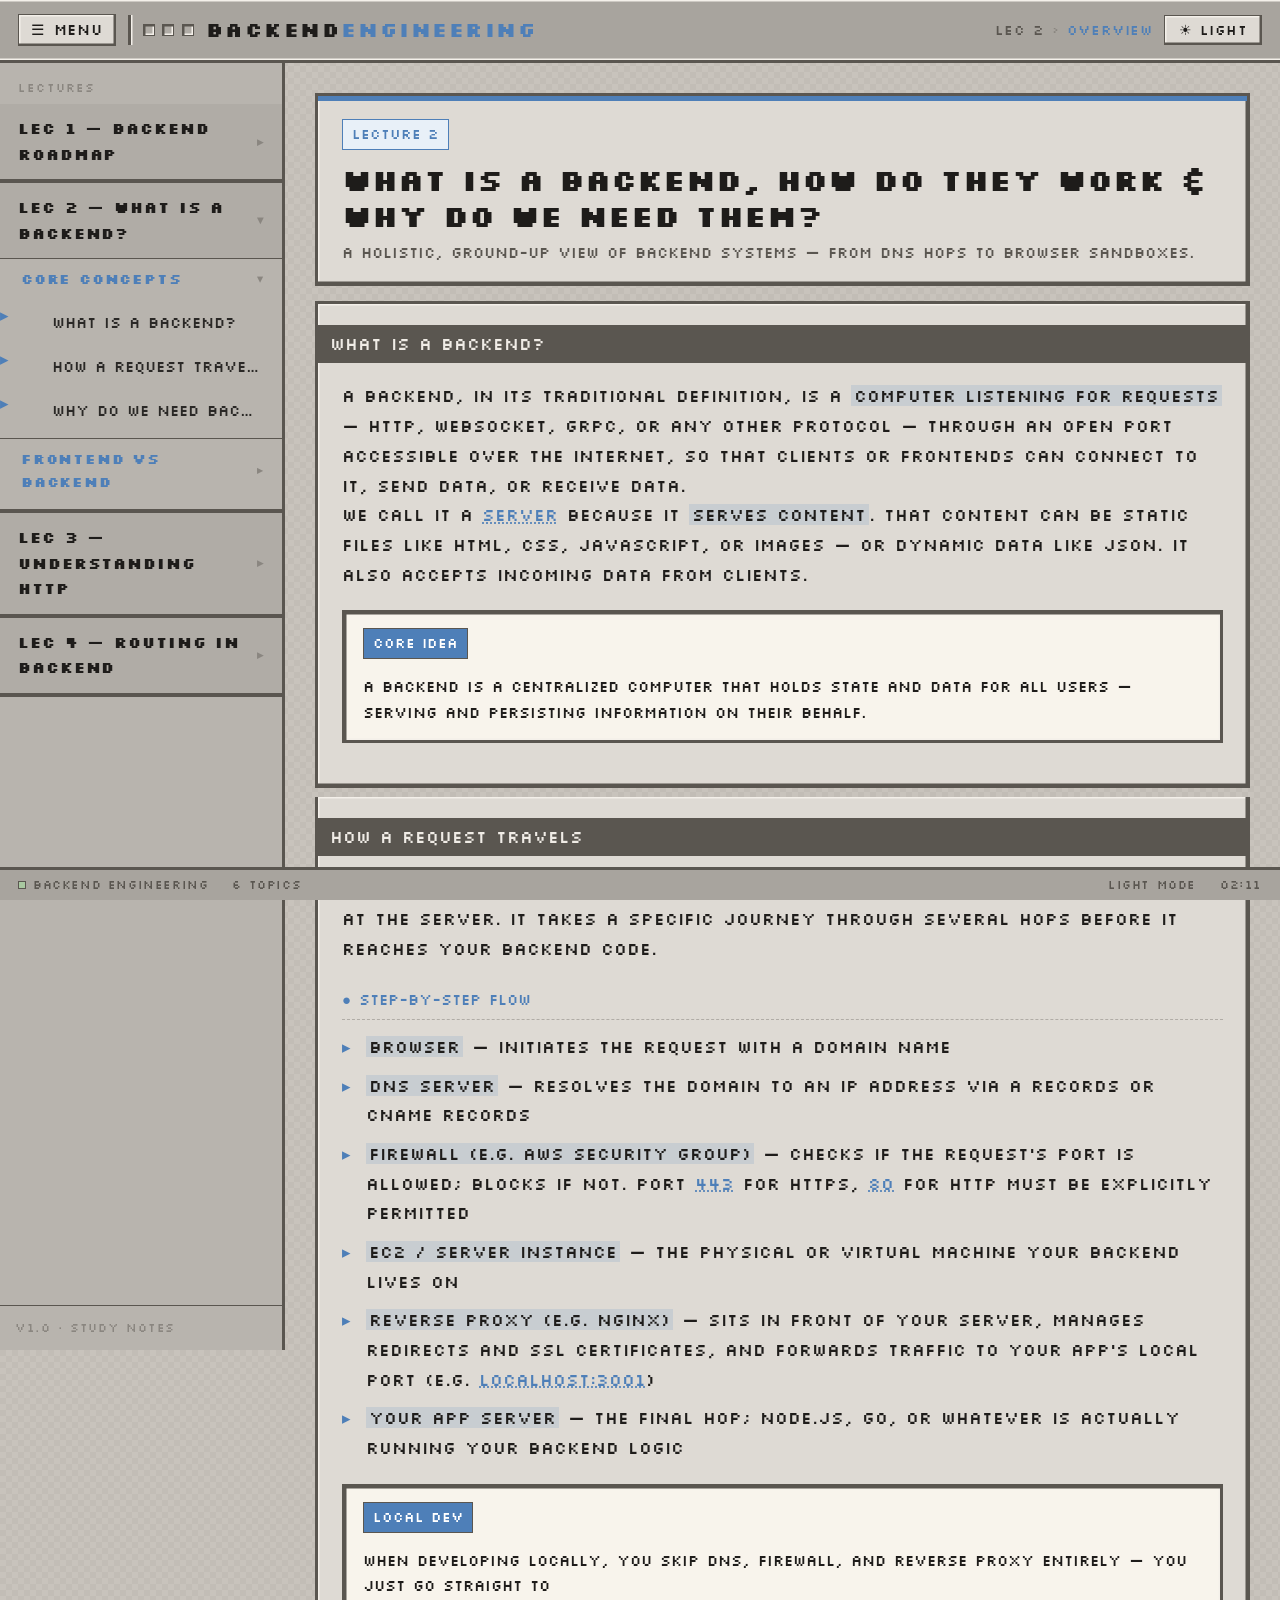
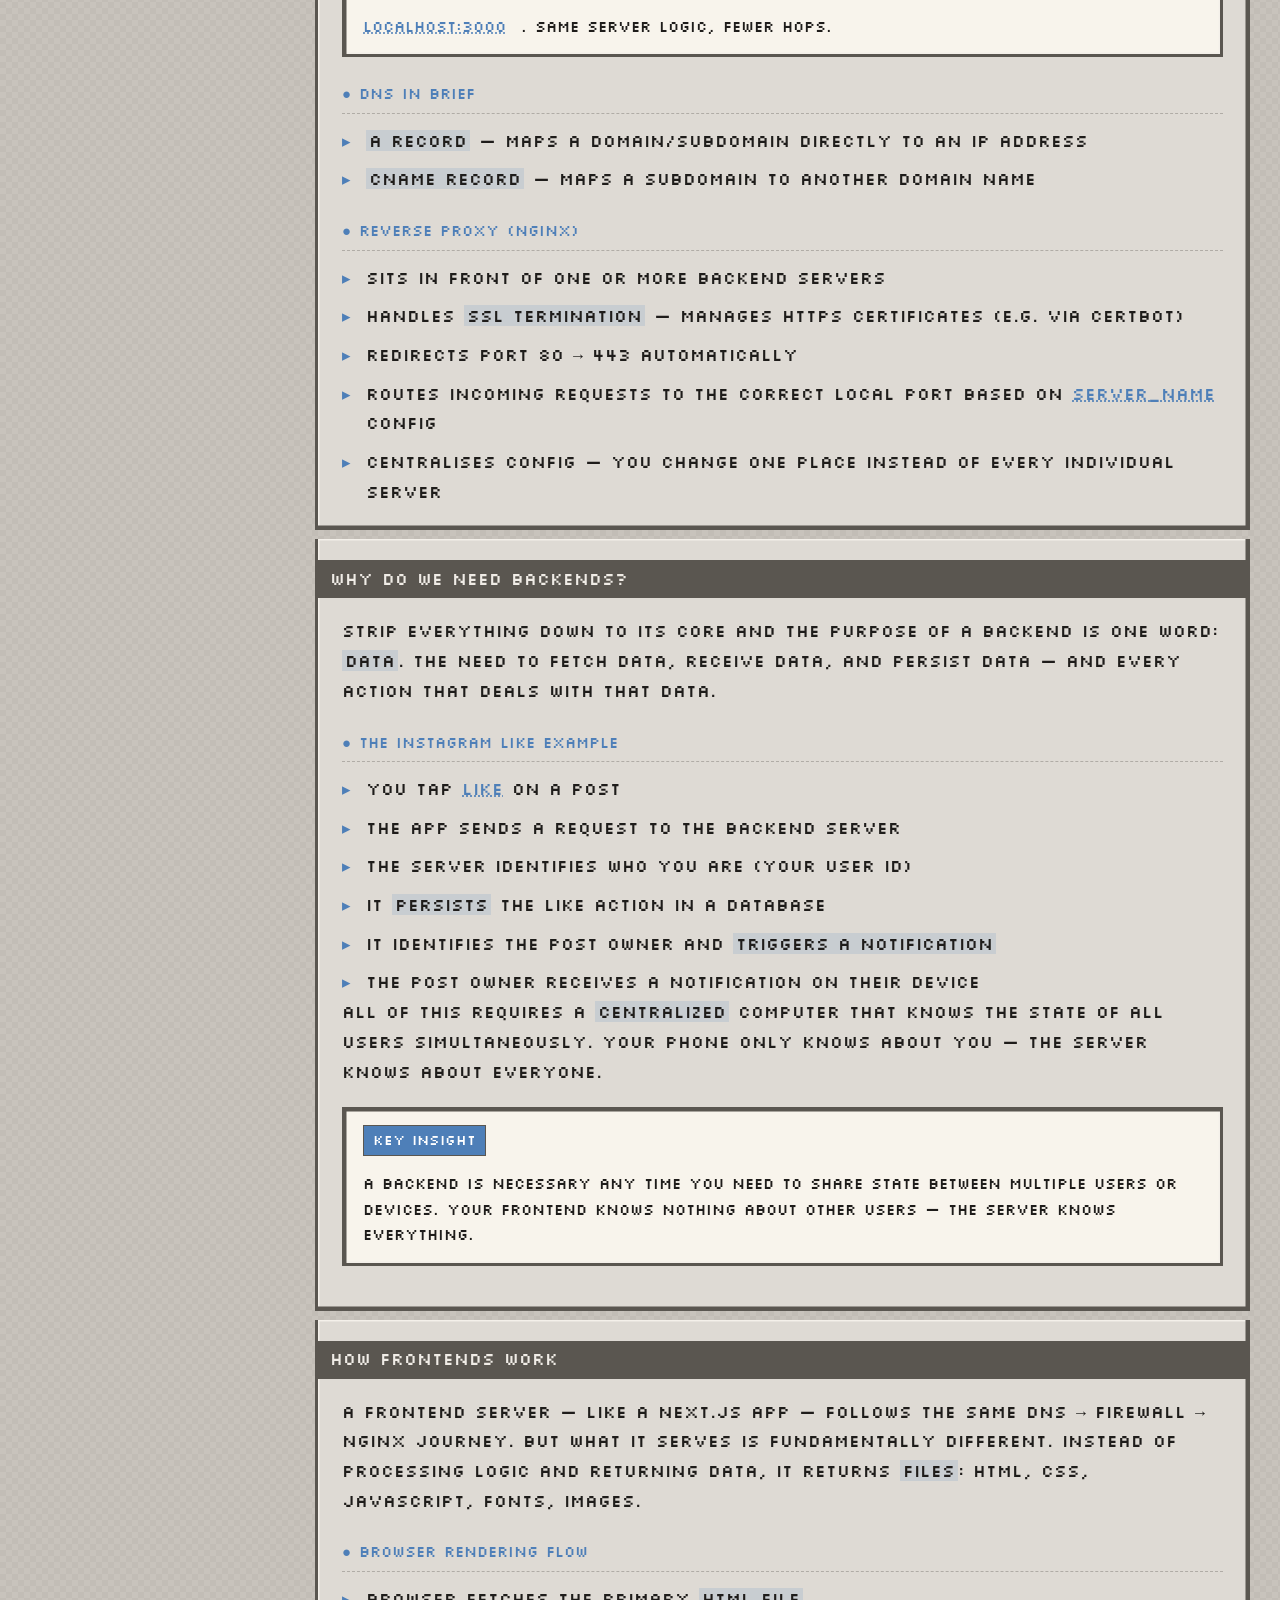
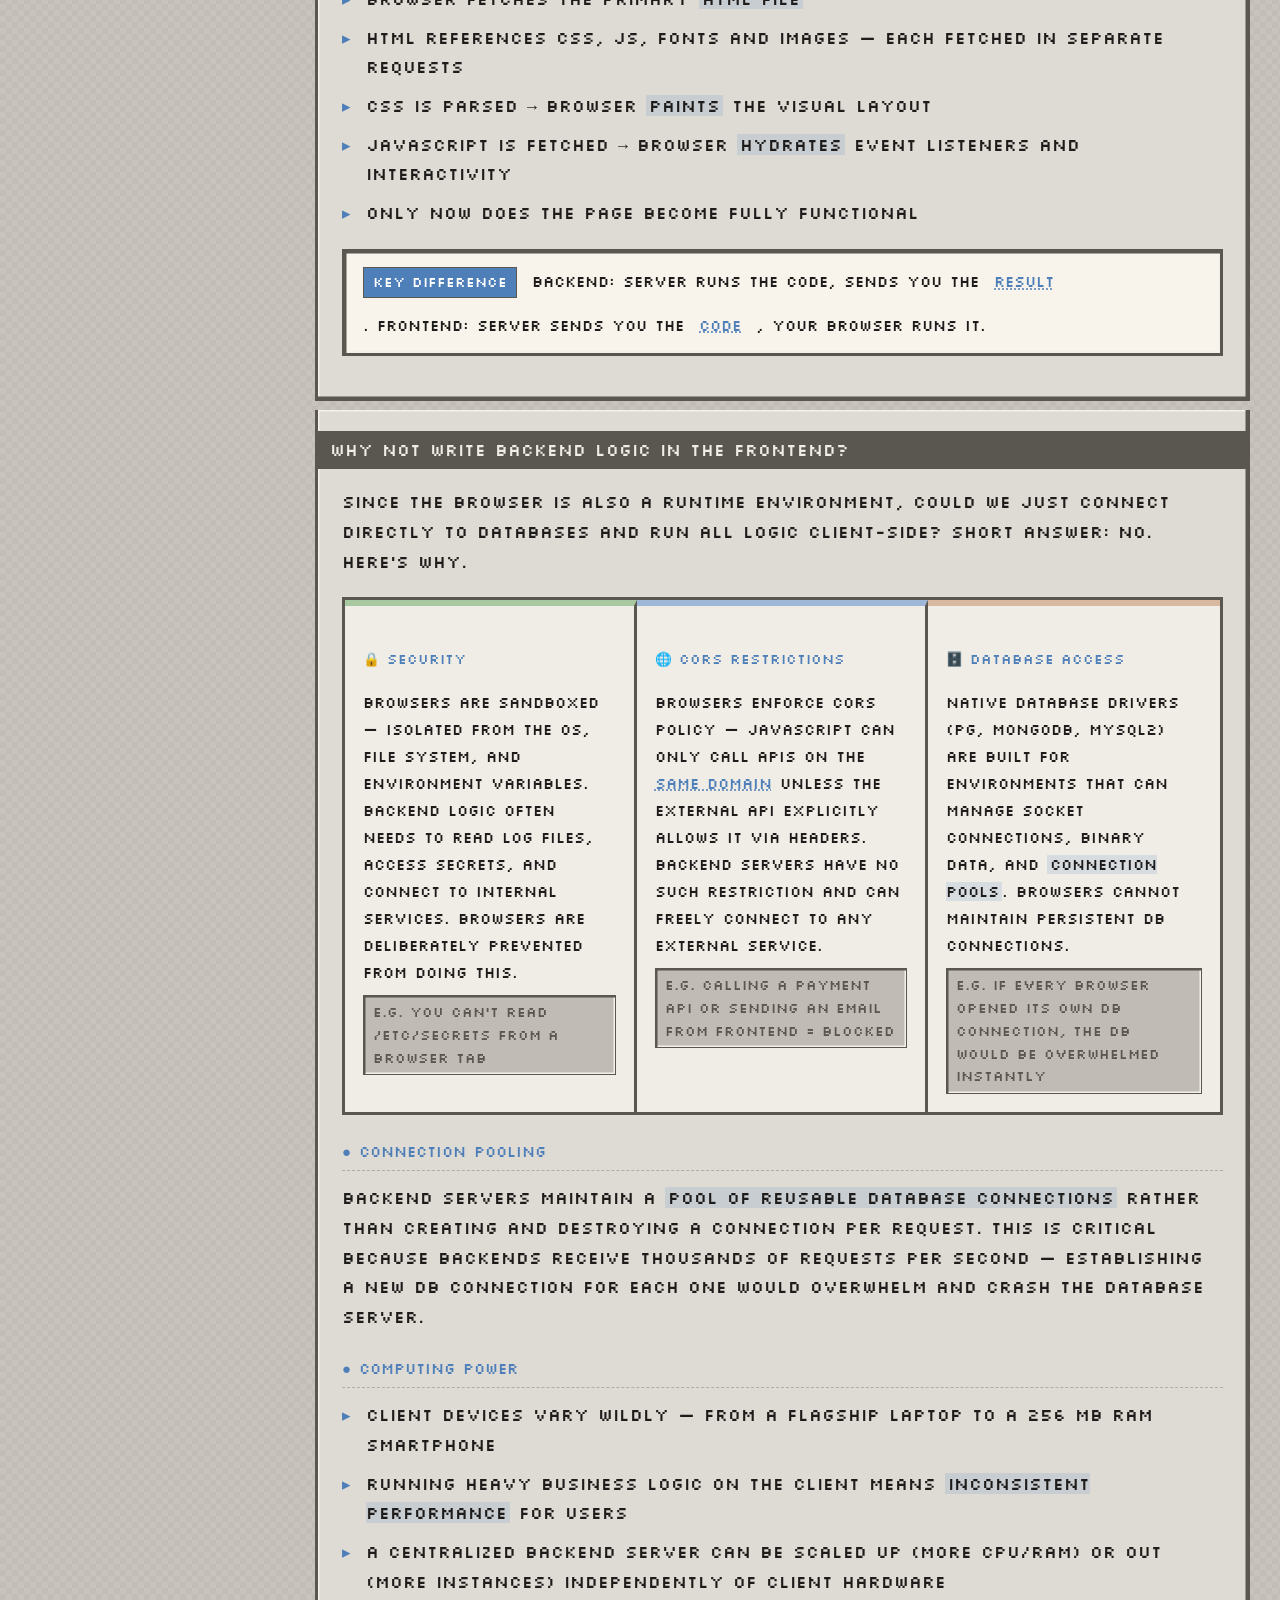
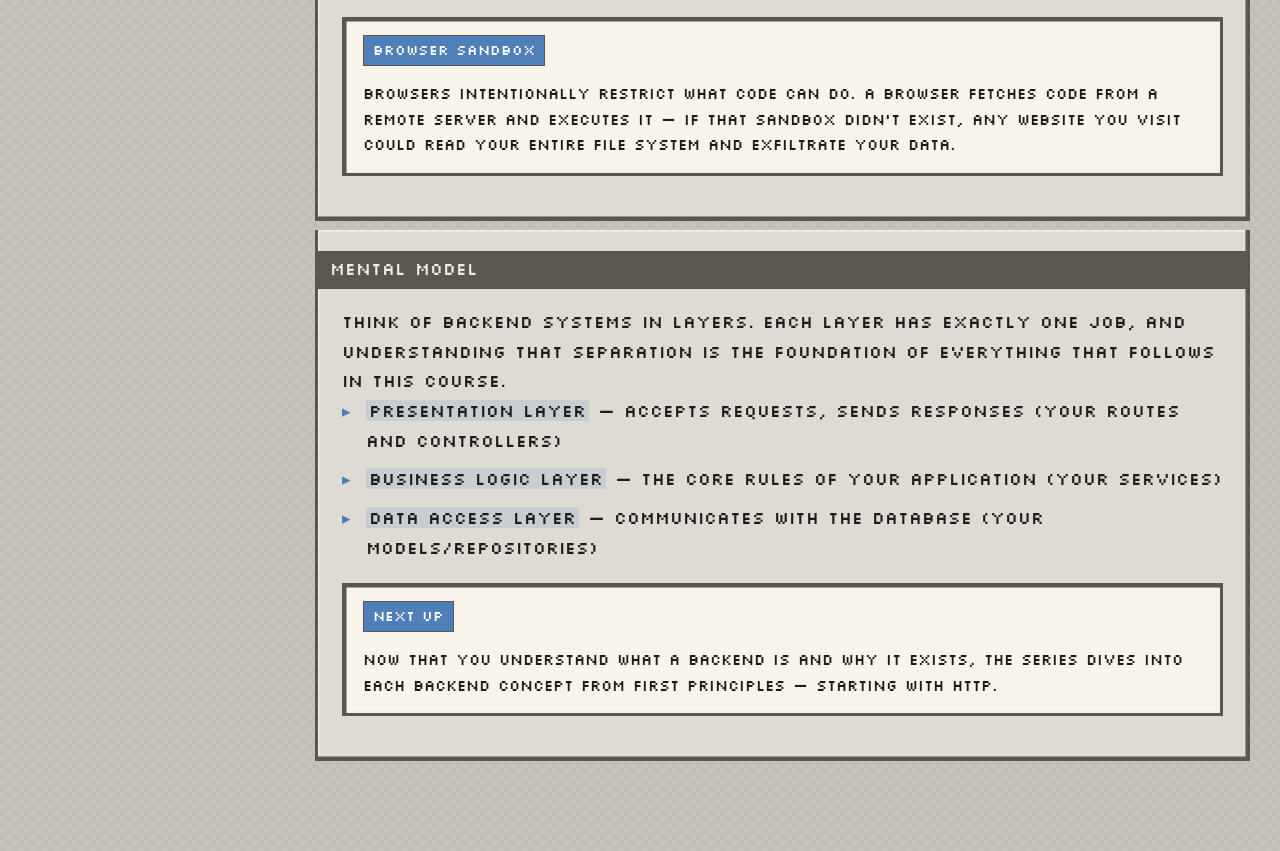
<file: backend/lec2.html>
<!DOCTYPE html>
<html lang="en">
  <head>
    <meta charset="UTF-8" />
    <meta name="viewport" content="width=device-width, initial-scale=1.0" />
    <title>Lec 2 — What is a Backend?</title>
    <link rel="preconnect" href="https://fonts.googleapis.com" />
    <link rel="preconnect" href="https://fonts.gstatic.com" crossorigin />
    <link
      href="https://fonts.googleapis.com/css2?family=Silkscreen:wght@400;700&display=swap"
      rel="stylesheet"
    />
    <link rel="stylesheet" href="style.css" />
  </head>
  <body>
    <!-- ── Top Bar ── -->
    <header class="topbar">
      <button class="topbar-menu-btn" id="menuBtn" aria-expanded="true" aria-label="Toggle sidebar">
        ☰ Menu
      </button>
      <div class="topbar-divider"></div>
      <div class="topbar-dots">
        <span></span><span></span><span></span>
      </div>
      <div class="topbar-title">Backend<span>Engineering</span></div>
      <div class="topbar-breadcrumb">
        <span>Lec 2</span>
        <span class="sep">›</span>
        <span class="current" id="breadcrumbCurrent">Overview</span>
      </div>
      <button class="topbar-theme-btn" id="themeBtn">☀ Light</button>
    </header>

    <!-- ── Layout ── -->
    <div class="layout">
      <!-- ── Sidebar ── -->
      <nav class="sidebar" id="sidebar" aria-label="Course navigation"></nav>
      <div class="sidebar-overlay" id="sidebarOverlay" aria-hidden="true"></div>

      <!-- ── Main Content ── -->
      <main class="content-wrapper">
        <div class="content">

          <!-- Topic Header -->
          <div class="topic-header">
            <div class="tag">Lecture 2</div>
            <h1>What is a Backend, How Do They Work &amp; Why Do We Need Them?</h1>
            <p class="subtitle">A holistic, ground-up view of backend systems — from DNS hops to browser sandboxes.</p>
          </div>

          <!-- 1. What is a Backend? -->
          <section id="what-is-backend">
            <h2>What is a Backend?</h2>
            <p>
              A backend, in its traditional definition, is a <strong>computer listening for requests</strong> — HTTP, WebSocket, gRPC, or any other protocol — through an open port accessible over the internet, so that clients or frontends can connect to it, send data, or receive data.
            </p>
            <p>
              We call it a <em>server</em> because it <strong>serves content</strong>. That content can be static files like HTML, CSS, JavaScript, or images — or dynamic data like JSON. It also accepts incoming data from clients.
            </p>
            <div class="callout">
              <span class="callout-label">Core Idea</span>
              A backend is a centralized computer that holds state and data for all users — serving and persisting information on their behalf.
            </div>
          </section>

          <!-- 2. How a Request Travels -->
          <section id="request-flow">
            <h2>How a Request Travels</h2>
            <p>
              When you type a URL into a browser, your request doesn't magically appear at the server. It takes a specific journey through several hops before it reaches your backend code.
            </p>

            <h3>● Step-by-Step Flow</h3>
            <ul>
              <li><strong>Browser</strong> — initiates the request with a domain name</li>
              <li><strong>DNS Server</strong> — resolves the domain to an IP address via A records or CNAME records</li>
              <li><strong>Firewall (e.g. AWS Security Group)</strong> — checks if the request's port is allowed; blocks if not. Port <em>443</em> for HTTPS, <em>80</em> for HTTP must be explicitly permitted</li>
              <li><strong>EC2 / Server Instance</strong> — the physical or virtual machine your backend lives on</li>
              <li><strong>Reverse Proxy (e.g. Nginx)</strong> — sits in front of your server, manages redirects and SSL certificates, and forwards traffic to your app's local port (e.g. <em>localhost:3001</em>)</li>
              <li><strong>Your App Server</strong> — the final hop; Node.js, Go, or whatever is actually running your backend logic</li>
            </ul>

            <div class="callout">
              <span class="callout-label">Local Dev</span>
              When developing locally, you skip DNS, firewall, and reverse proxy entirely — you just go straight to <em>localhost:3000</em>. Same server logic, fewer hops.
            </div>

            <h3>● DNS in Brief</h3>
            <ul>
              <li><strong>A Record</strong> — maps a domain/subdomain directly to an IP address</li>
              <li><strong>CNAME Record</strong> — maps a subdomain to another domain name</li>
            </ul>

            <h3>● Reverse Proxy (Nginx)</h3>
            <ul>
              <li>Sits in front of one or more backend servers</li>
              <li>Handles <strong>SSL termination</strong> — manages HTTPS certificates (e.g. via Certbot)</li>
              <li>Redirects port 80 → 443 automatically</li>
              <li>Routes incoming requests to the correct local port based on <em>server_name</em> config</li>
              <li>Centralises config — you change one place instead of every individual server</li>
            </ul>
          </section>

          <!-- 3. Why Do We Need Backends? -->
          <section id="why-backends">
            <h2>Why Do We Need Backends?</h2>
            <p>
              Strip everything down to its core and the purpose of a backend is one word: <strong>data</strong>. The need to fetch data, receive data, and persist data — and every action that deals with that data.
            </p>

            <h3>● The Instagram Like Example</h3>
            <ul>
              <li>You tap <em>like</em> on a post</li>
              <li>The app sends a request to the backend server</li>
              <li>The server identifies who you are (your user ID)</li>
              <li>It <strong>persists</strong> the like action in a database</li>
              <li>It identifies the post owner and <strong>triggers a notification</strong></li>
              <li>The post owner receives a notification on their device</li>
            </ul>
            <p>
              All of this requires a <strong>centralized</strong> computer that knows the state of all users simultaneously. Your phone only knows about you — the server knows about everyone.
            </p>

            <div class="callout">
              <span class="callout-label">Key Insight</span>
              A backend is necessary any time you need to share state between multiple users or devices. Your frontend knows nothing about other users — the server knows everything.
            </div>
          </section>

          <!-- 4. How Frontends Work -->
          <section id="how-frontends-work">
            <h2>How Frontends Work</h2>
            <p>
              A frontend server — like a Next.js app — follows the same DNS → firewall → Nginx journey. But what it serves is fundamentally different. Instead of processing logic and returning data, it returns <strong>files</strong>: HTML, CSS, JavaScript, fonts, images.
            </p>

            <h3>● Browser Rendering Flow</h3>
            <ul>
              <li>Browser fetches the primary <strong>HTML file</strong></li>
              <li>HTML references CSS, JS, fonts and images — each fetched in separate requests</li>
              <li>CSS is parsed → browser <strong>paints</strong> the visual layout</li>
              <li>JavaScript is fetched → browser <strong>hydrates</strong> event listeners and interactivity</li>
              <li>Only now does the page become fully functional</li>
            </ul>

            <div class="callout">
              <span class="callout-label">Key Difference</span>
              Backend: server runs the code, sends you the <em>result</em>. Frontend: server sends you the <em>code</em>, your browser runs it.
            </div>
          </section>

          <!-- 5. Why Not Write Backend Logic in the Frontend? -->
          <section id="why-not-frontend">
            <h2>Why Not Write Backend Logic in the Frontend?</h2>
            <p>
              Since the browser is also a runtime environment, could we just connect directly to databases and run all logic client-side? Short answer: no. Here's why.
            </p>

            <div class="tier-grid">
              <div class="tier-card">
                <h3>🔒 Security</h3>
                <p>Browsers are sandboxed — isolated from the OS, file system, and environment variables. Backend logic often needs to read log files, access secrets, and connect to internal services. Browsers are deliberately prevented from doing this.</p>
                <div class="example">e.g. You can't read /etc/secrets from a browser tab</div>
              </div>
              <div class="tier-card">
                <h3>🌐 CORS Restrictions</h3>
                <p>Browsers enforce CORS policy — JavaScript can only call APIs on the <em>same domain</em> unless the external API explicitly allows it via headers. Backend servers have no such restriction and can freely connect to any external service.</p>
                <div class="example">e.g. Calling a payment API or sending an email from frontend = blocked</div>
              </div>
              <div class="tier-card">
                <h3>🗄️ Database Access</h3>
                <p>Native database drivers (pg, mongodb, mysql2) are built for environments that can manage socket connections, binary data, and <strong>connection pools</strong>. Browsers cannot maintain persistent DB connections.</p>
                <div class="example">e.g. If every browser opened its own DB connection, the DB would be overwhelmed instantly</div>
              </div>
            </div>

            <h3>● Connection Pooling</h3>
            <p>
              Backend servers maintain a <strong>pool of reusable database connections</strong> rather than creating and destroying a connection per request. This is critical because backends receive thousands of requests per second — establishing a new DB connection for each one would overwhelm and crash the database server.
            </p>

            <h3>● Computing Power</h3>
            <ul>
              <li>Client devices vary wildly — from a flagship laptop to a 256 MB RAM smartphone</li>
              <li>Running heavy business logic on the client means <strong>inconsistent performance</strong> for users</li>
              <li>A centralized backend server can be scaled up (more CPU/RAM) or out (more instances) independently of client hardware</li>
            </ul>

            <div class="callout">
              <span class="callout-label">Browser Sandbox</span>
              Browsers intentionally restrict what code can do. A browser fetches code from a remote server and executes it — if that sandbox didn't exist, any website you visit could read your entire file system and exfiltrate your data.
            </div>
          </section>

          <!-- 6. Summary Map -->
          <section id="mental-model">
            <h2>Mental Model</h2>
            <p>
              Think of backend systems in layers. Each layer has exactly one job, and understanding that separation is the foundation of everything that follows in this course.
            </p>
            <ul>
              <li><strong>Presentation Layer</strong> — accepts requests, sends responses (your routes and controllers)</li>
              <li><strong>Business Logic Layer</strong> — the core rules of your application (your services)</li>
              <li><strong>Data Access Layer</strong> — communicates with the database (your models/repositories)</li>
            </ul>
            <div class="callout">
              <span class="callout-label">Next Up</span>
              Now that you understand what a backend is and why it exists, the series dives into each backend concept from first principles — starting with HTTP.
            </div>
          </section>

        </div>
      </main>
    </div>

    <!-- ── Status Bar ── -->
    <footer class="statusbar">
      <div class="statusbar-item">
        <span class="dot"></span>
        Backend Engineering
      </div>
      <div class="statusbar-item">6 topics</div>
      <div class="statusbar-spacer"></div>
      <div class="statusbar-item" id="statusTheme">Light Mode</div>
      <div class="statusbar-item" id="statusTime">00:00</div>
    </footer>

    <!-- ── Scripts ── -->
    <script>const CURRENT_LECTURE = "what-is-backend";</script>
    <script src="sidebar.js"></script>
    <script src="script.js"></script>
  </body>
</html>
</file>
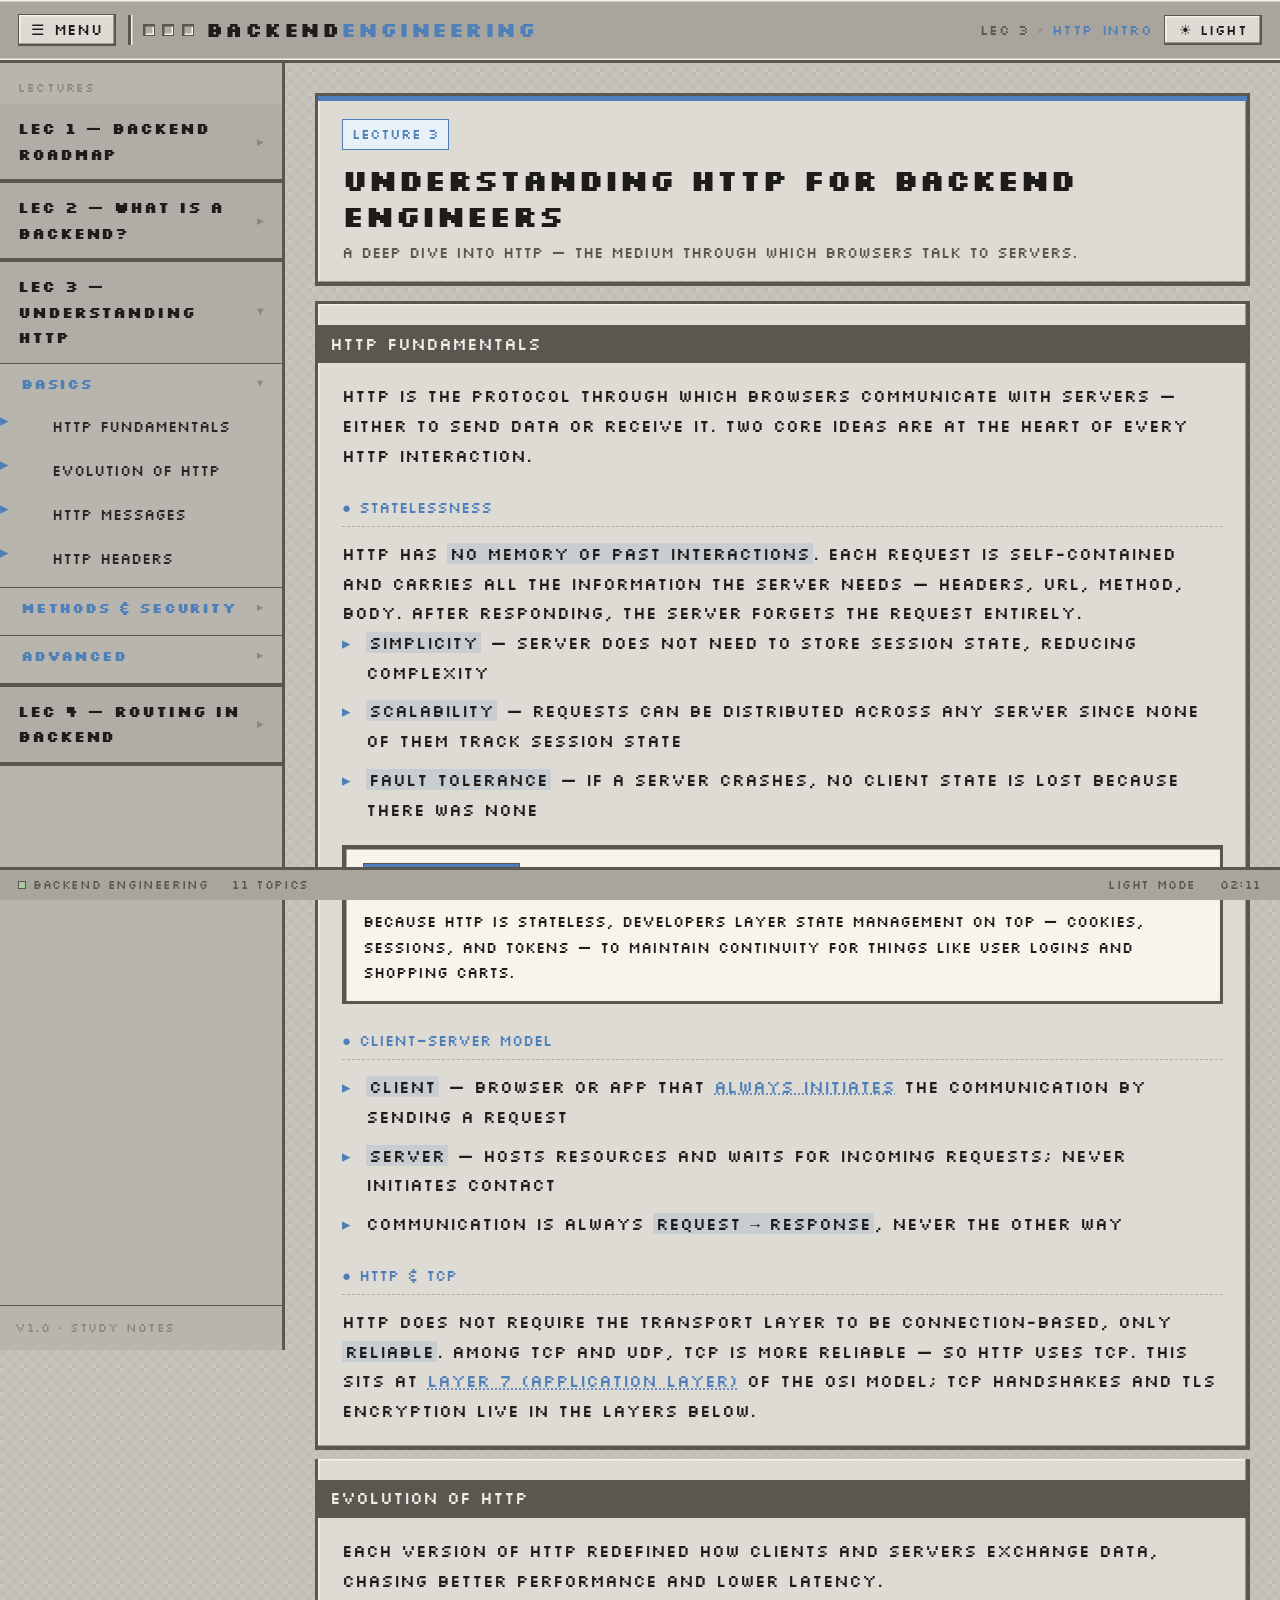
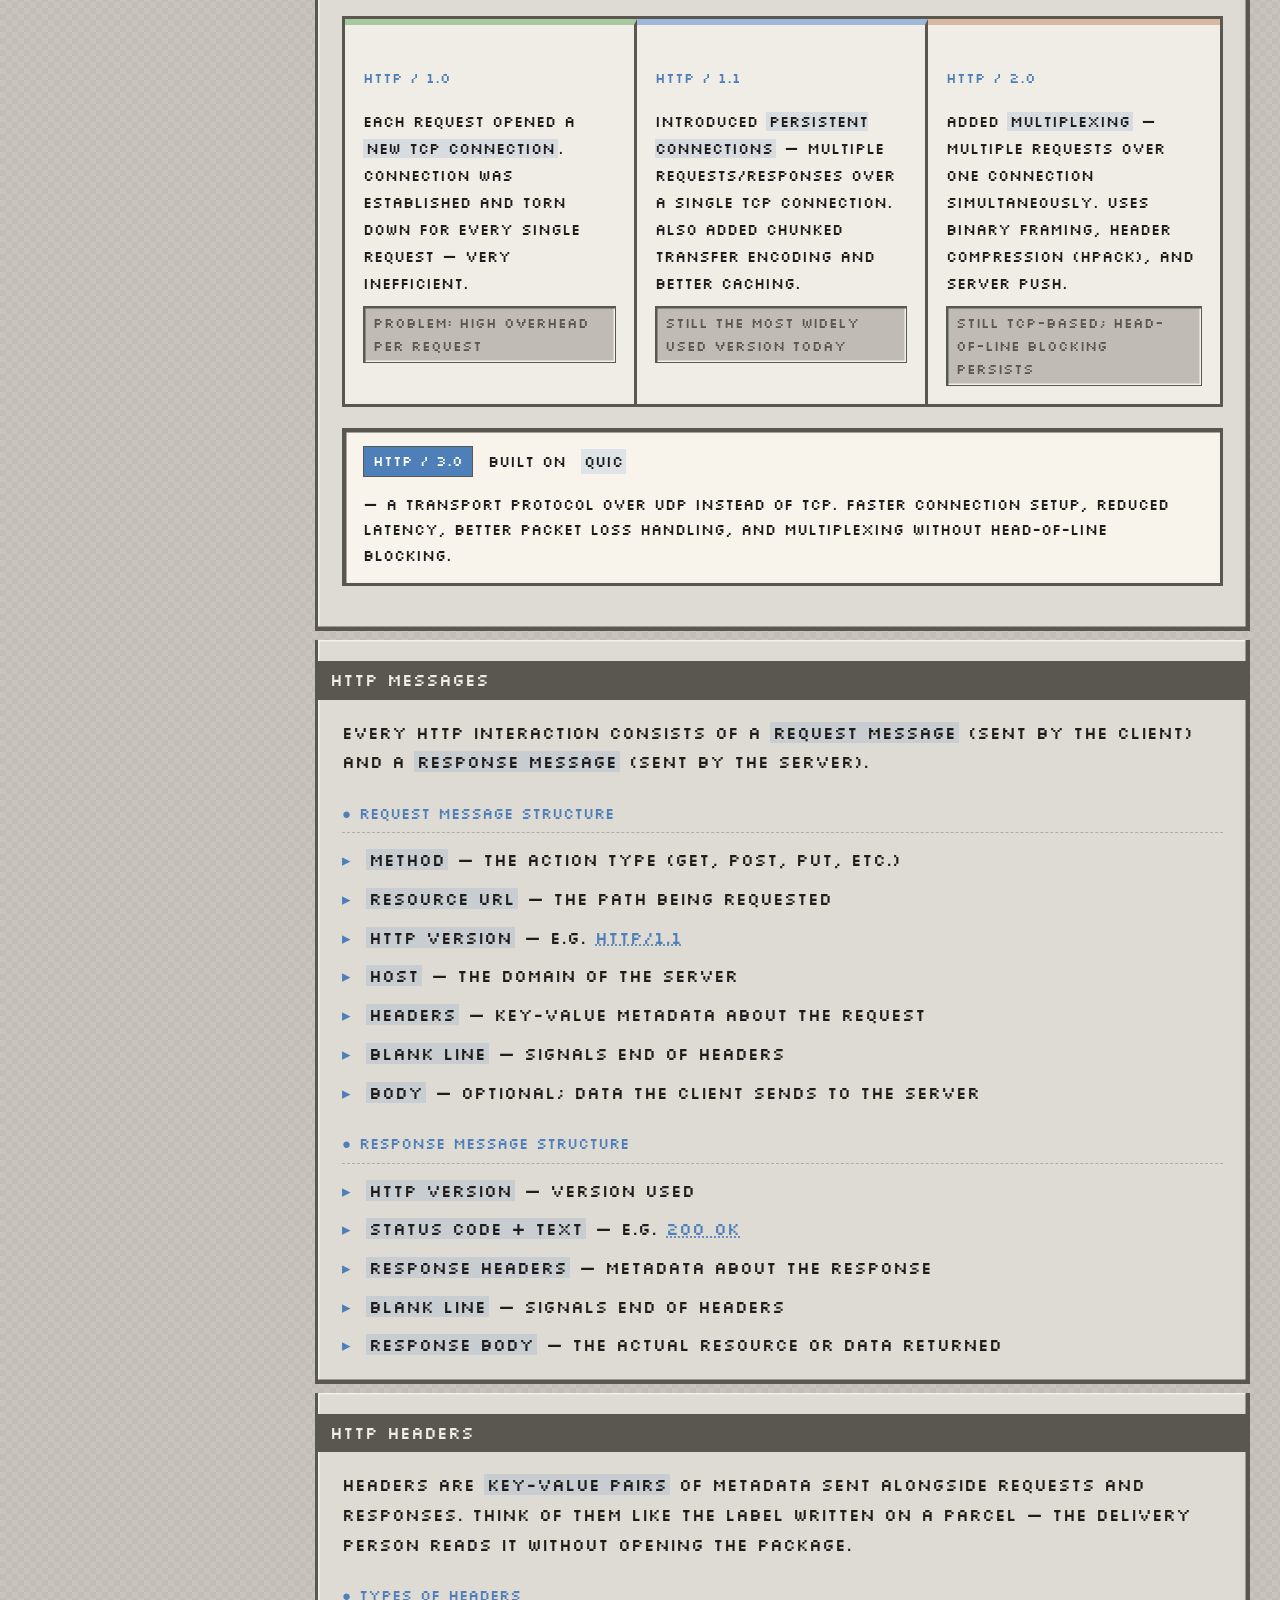
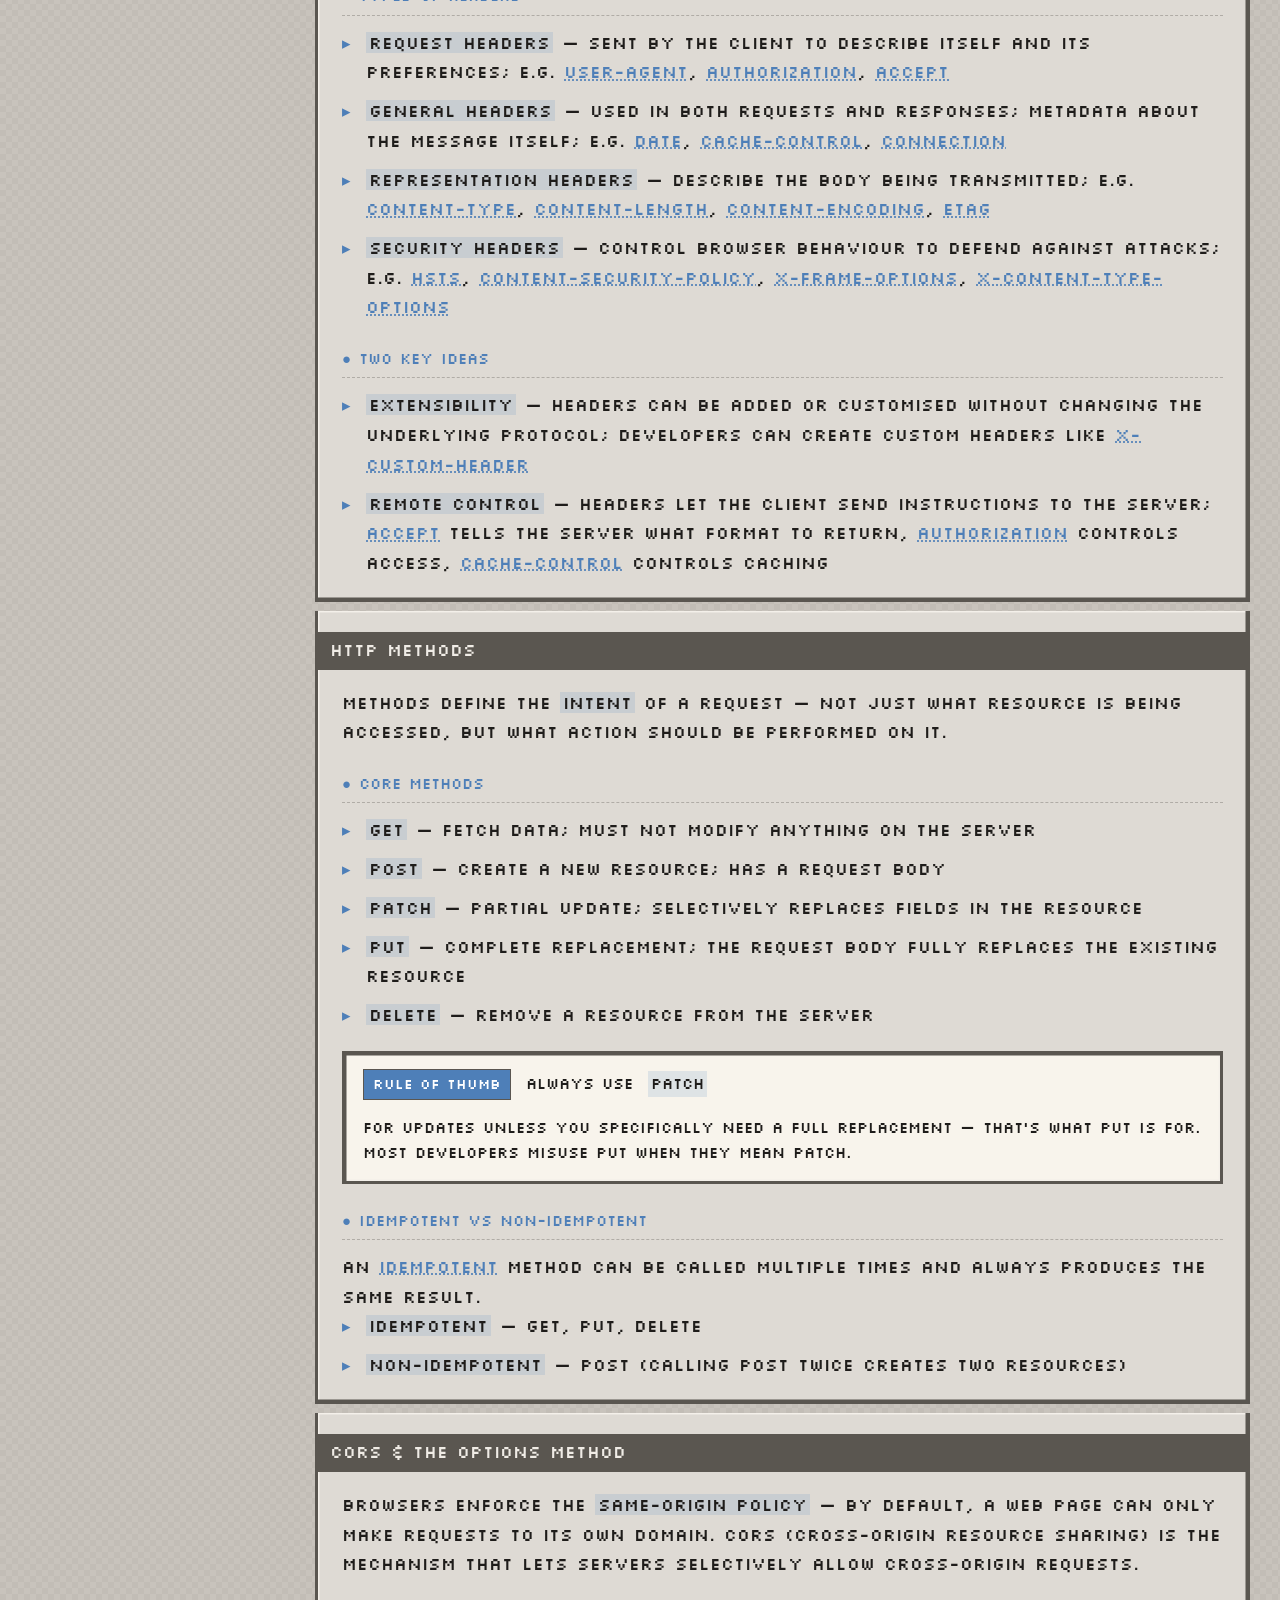
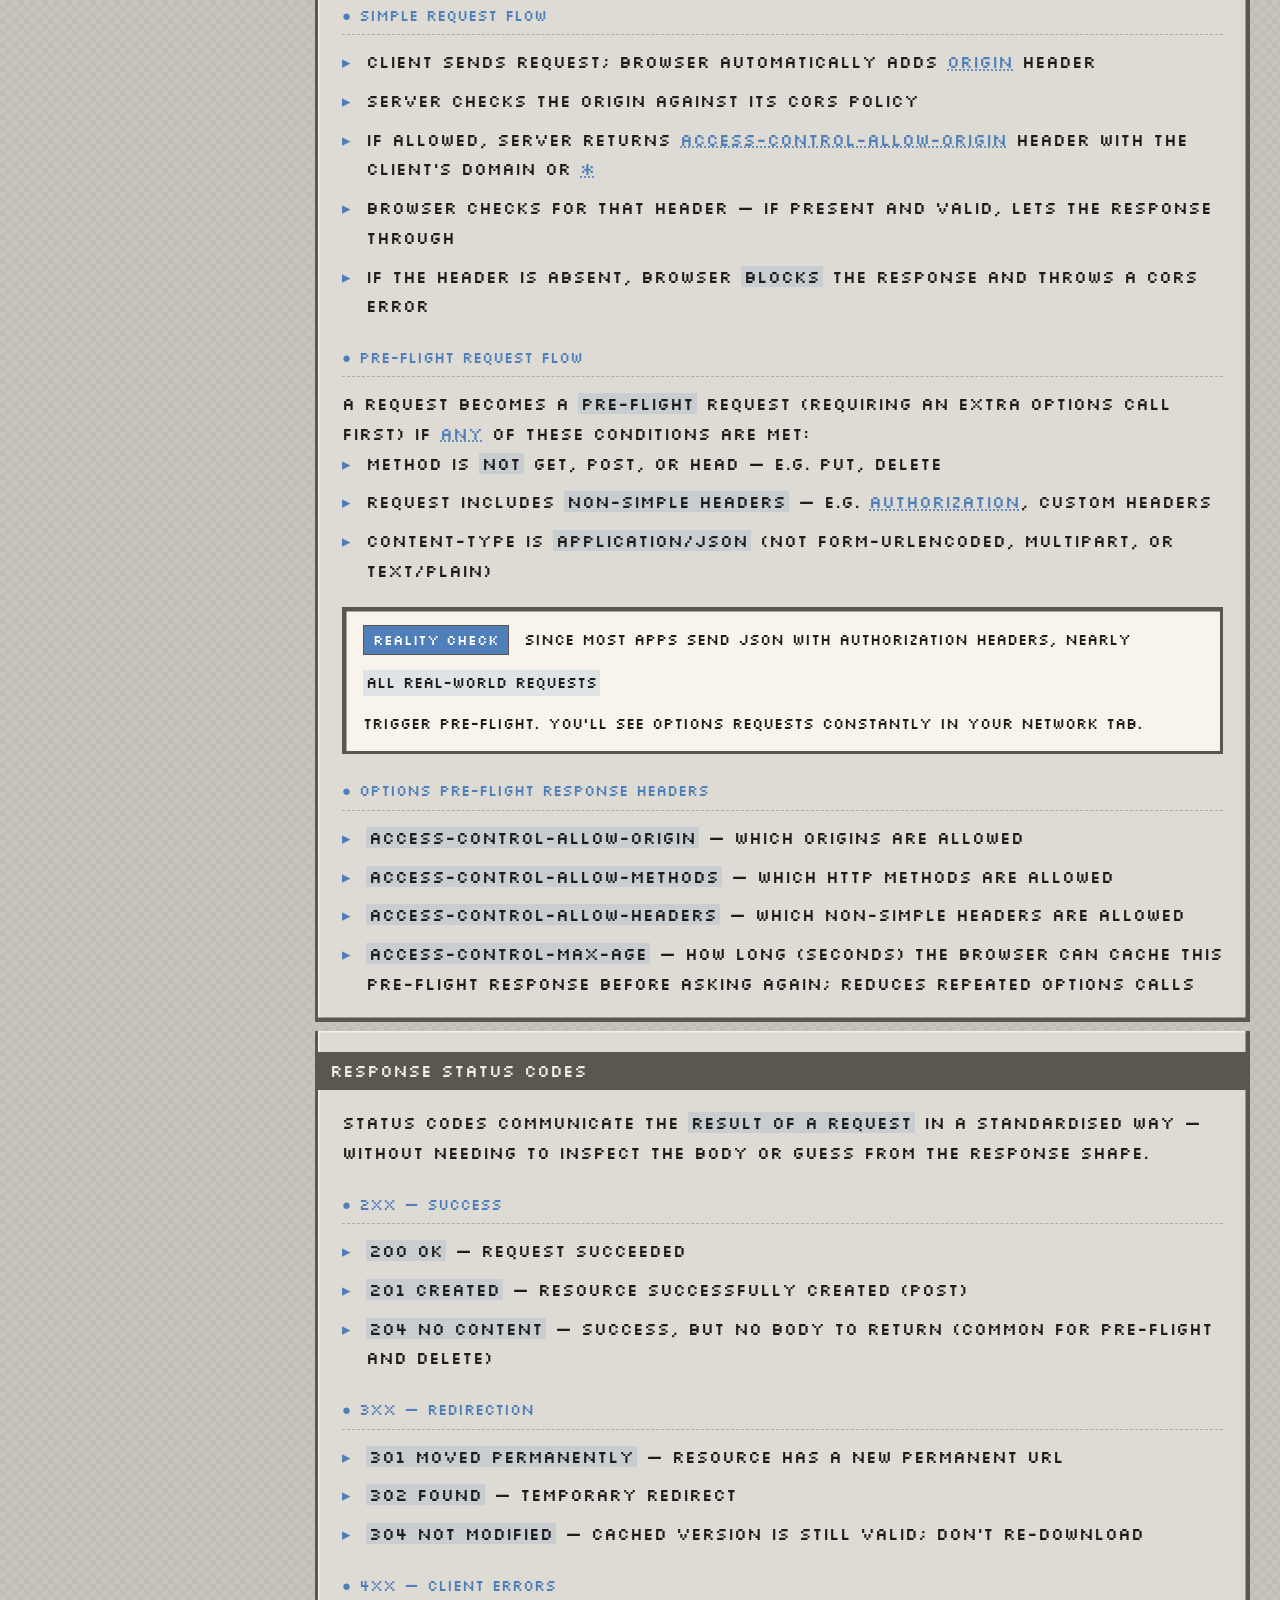
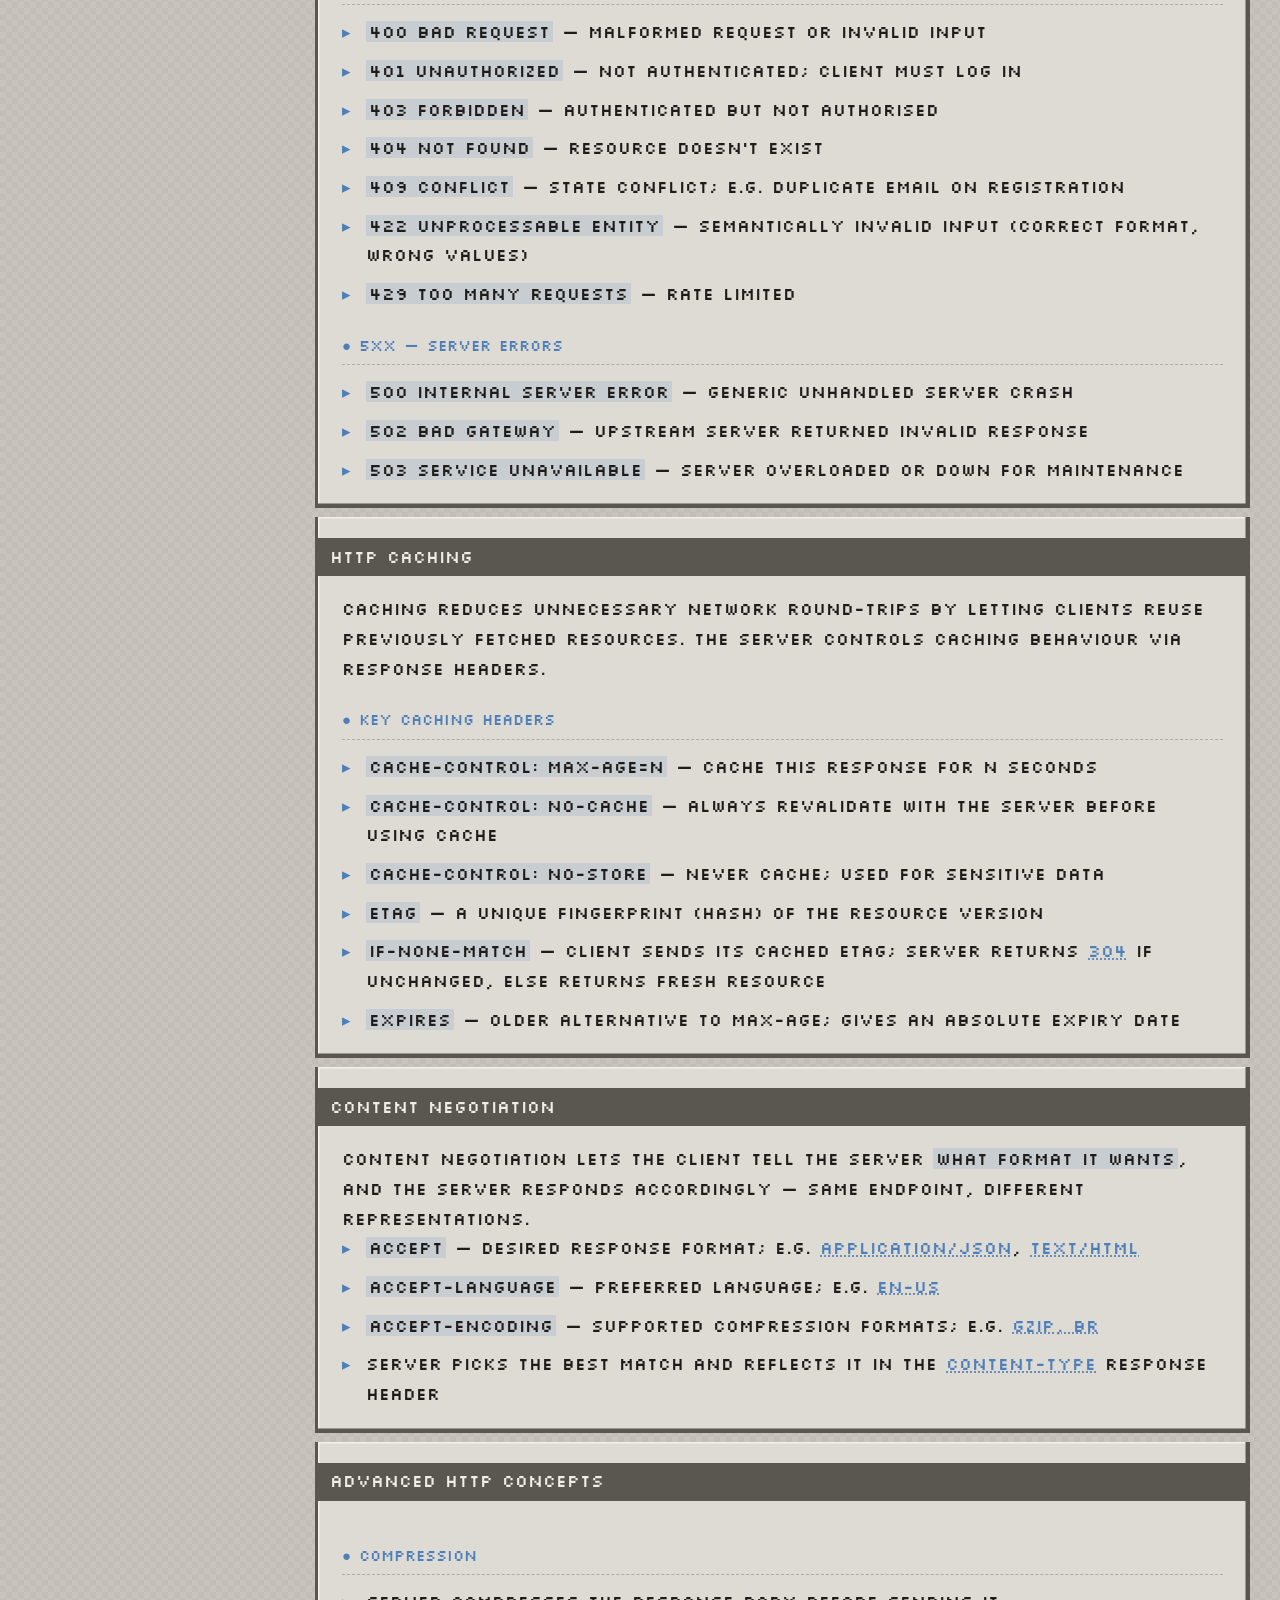
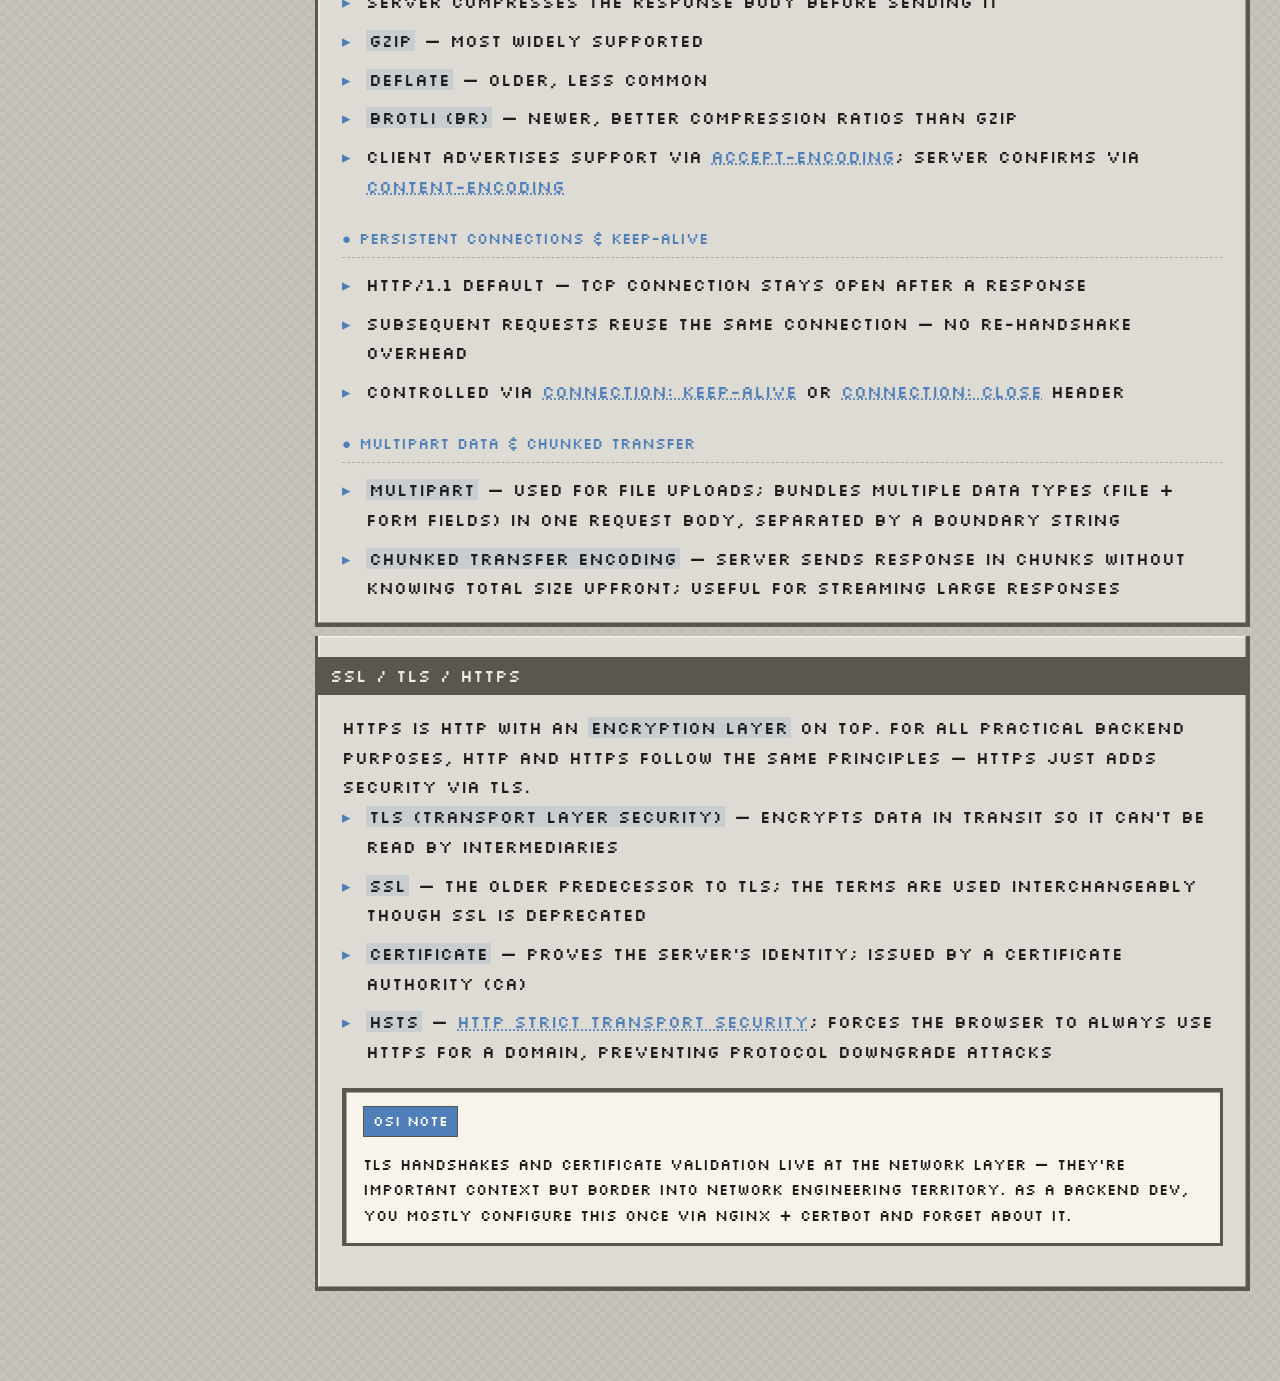
<file: backend/lec3.html>
<!DOCTYPE html>
<html lang="en">
  <head>
    <meta charset="UTF-8" />
    <meta name="viewport" content="width=device-width, initial-scale=1.0" />
    <title>Lec 3 — Understanding HTTP</title>
    <link rel="preconnect" href="https://fonts.googleapis.com" />
    <link rel="preconnect" href="https://fonts.gstatic.com" crossorigin />
    <link
      href="https://fonts.googleapis.com/css2?family=Silkscreen:wght@400;700&display=swap"
      rel="stylesheet"
    />
    <link rel="stylesheet" href="style.css" />
  </head>
  <body>
    <!-- ── Top Bar ── -->
    <header class="topbar">
      <button class="topbar-menu-btn" id="menuBtn" aria-expanded="true" aria-label="Toggle sidebar">
        ☰ Menu
      </button>
      <div class="topbar-divider"></div>
      <div class="topbar-dots">
        <span></span><span></span><span></span>
      </div>
      <div class="topbar-title">Backend<span>Engineering</span></div>
      <div class="topbar-breadcrumb">
        <span>Lec 3</span>
        <span class="sep">›</span>
        <span class="current" id="breadcrumbCurrent">HTTP Intro</span>
      </div>
      <button class="topbar-theme-btn" id="themeBtn">☀ Light</button>
    </header>

    <!-- ── Layout ── -->
    <div class="layout">
      <nav class="sidebar" id="sidebar" aria-label="Course navigation"></nav>
      <div class="sidebar-overlay" id="sidebarOverlay" aria-hidden="true"></div>

      <main class="content-wrapper">
        <div class="content">

          <!-- Topic Header -->
          <div class="topic-header">
            <div class="tag">Lecture 3</div>
            <h1>Understanding HTTP for Backend Engineers</h1>
            <p class="subtitle">A deep dive into HTTP — the medium through which browsers talk to servers.</p>
          </div>

          <!-- 1. HTTP Fundamentals -->
          <section id="http-intro">
            <h2>HTTP Fundamentals</h2>
            <p>
              HTTP is the protocol through which browsers communicate with servers — either to send data or receive it. Two core ideas are at the heart of every HTTP interaction.
            </p>

            <h3>● Statelessness</h3>
            <p>
              HTTP has <strong>no memory of past interactions</strong>. Each request is self-contained and carries all the information the server needs — headers, URL, method, body. After responding, the server forgets the request entirely.
            </p>
            <ul>
              <li><strong>Simplicity</strong> — server does not need to store session state, reducing complexity</li>
              <li><strong>Scalability</strong> — requests can be distributed across any server since none of them track session state</li>
              <li><strong>Fault Tolerance</strong> — if a server crashes, no client state is lost because there was none</li>
            </ul>
            <div class="callout">
              <span class="callout-label">Practical Note</span>
              Because HTTP is stateless, developers layer state management on top — cookies, sessions, and tokens — to maintain continuity for things like user logins and shopping carts.
            </div>

            <h3>● Client–Server Model</h3>
            <ul>
              <li><strong>Client</strong> — browser or app that <em>always initiates</em> the communication by sending a request</li>
              <li><strong>Server</strong> — hosts resources and waits for incoming requests; never initiates contact</li>
              <li>Communication is always <strong>request → response</strong>, never the other way</li>
            </ul>

            <h3>● HTTP &amp; TCP</h3>
            <p>
              HTTP does not require the transport layer to be connection-based, only <strong>reliable</strong>. Among TCP and UDP, TCP is more reliable — so HTTP uses TCP. This sits at <em>Layer 7 (Application Layer)</em> of the OSI model; TCP handshakes and TLS encryption live in the layers below.
            </p>
          </section>

          <!-- 2. Evolution of HTTP -->
          <section id="http-versions">
            <h2>Evolution of HTTP</h2>
            <p>
              Each version of HTTP redefined how clients and servers exchange data, chasing better performance and lower latency.
            </p>

            <div class="tier-grid">
              <div class="tier-card">
                <h3>HTTP / 1.0</h3>
                <p>Each request opened a <strong>new TCP connection</strong>. Connection was established and torn down for every single request — very inefficient.</p>
                <div class="example">Problem: high overhead per request</div>
              </div>
              <div class="tier-card">
                <h3>HTTP / 1.1</h3>
                <p>Introduced <strong>persistent connections</strong> — multiple requests/responses over a single TCP connection. Also added chunked transfer encoding and better caching.</p>
                <div class="example">Still the most widely used version today</div>
              </div>
              <div class="tier-card">
                <h3>HTTP / 2.0</h3>
                <p>Added <strong>multiplexing</strong> — multiple requests over one connection simultaneously. Uses binary framing, header compression (HPACK), and server push.</p>
                <div class="example">Still TCP-based; head-of-line blocking persists</div>
              </div>
            </div>
            <div class="callout">
              <span class="callout-label">HTTP / 3.0</span>
              Built on <strong>QUIC</strong> — a transport protocol over UDP instead of TCP. Faster connection setup, reduced latency, better packet loss handling, and multiplexing without head-of-line blocking.
            </div>
          </section>

          <!-- 3. HTTP Messages -->
          <section id="http-messages">
            <h2>HTTP Messages</h2>
            <p>
              Every HTTP interaction consists of a <strong>request message</strong> (sent by the client) and a <strong>response message</strong> (sent by the server).
            </p>

            <h3>● Request Message Structure</h3>
            <ul>
              <li><strong>Method</strong> — the action type (GET, POST, PUT, etc.)</li>
              <li><strong>Resource URL</strong> — the path being requested</li>
              <li><strong>HTTP Version</strong> — e.g. <em>HTTP/1.1</em></li>
              <li><strong>Host</strong> — the domain of the server</li>
              <li><strong>Headers</strong> — key-value metadata about the request</li>
              <li><strong>Blank line</strong> — signals end of headers</li>
              <li><strong>Body</strong> — optional; data the client sends to the server</li>
            </ul>

            <h3>● Response Message Structure</h3>
            <ul>
              <li><strong>HTTP Version</strong> — version used</li>
              <li><strong>Status Code + Text</strong> — e.g. <em>200 OK</em></li>
              <li><strong>Response Headers</strong> — metadata about the response</li>
              <li><strong>Blank line</strong> — signals end of headers</li>
              <li><strong>Response Body</strong> — the actual resource or data returned</li>
            </ul>
          </section>

          <!-- 4. HTTP Headers -->
          <section id="http-headers">
            <h2>HTTP Headers</h2>
            <p>
              Headers are <strong>key-value pairs</strong> of metadata sent alongside requests and responses. Think of them like the label written on a parcel — the delivery person reads it without opening the package.
            </p>

            <h3>● Types of Headers</h3>
            <ul>
              <li><strong>Request Headers</strong> — sent by the client to describe itself and its preferences; e.g. <em>User-Agent</em>, <em>Authorization</em>, <em>Accept</em></li>
              <li><strong>General Headers</strong> — used in both requests and responses; metadata about the message itself; e.g. <em>Date</em>, <em>Cache-Control</em>, <em>Connection</em></li>
              <li><strong>Representation Headers</strong> — describe the body being transmitted; e.g. <em>Content-Type</em>, <em>Content-Length</em>, <em>Content-Encoding</em>, <em>ETag</em></li>
              <li><strong>Security Headers</strong> — control browser behaviour to defend against attacks; e.g. <em>HSTS</em>, <em>Content-Security-Policy</em>, <em>X-Frame-Options</em>, <em>X-Content-Type-Options</em></li>
            </ul>

            <h3>● Two Key Ideas</h3>
            <ul>
              <li><strong>Extensibility</strong> — headers can be added or customised without changing the underlying protocol; developers can create custom headers like <em>X-Custom-Header</em></li>
              <li><strong>Remote Control</strong> — headers let the client send instructions to the server; <em>Accept</em> tells the server what format to return, <em>Authorization</em> controls access, <em>Cache-Control</em> controls caching</li>
            </ul>
          </section>

          <!-- 5. HTTP Methods -->
          <section id="http-methods">
            <h2>HTTP Methods</h2>
            <p>
              Methods define the <strong>intent</strong> of a request — not just what resource is being accessed, but what action should be performed on it.
            </p>

            <h3>● Core Methods</h3>
            <ul>
              <li><strong>GET</strong> — fetch data; must not modify anything on the server</li>
              <li><strong>POST</strong> — create a new resource; has a request body</li>
              <li><strong>PATCH</strong> — partial update; selectively replaces fields in the resource</li>
              <li><strong>PUT</strong> — complete replacement; the request body fully replaces the existing resource</li>
              <li><strong>DELETE</strong> — remove a resource from the server</li>
            </ul>

            <div class="callout">
              <span class="callout-label">Rule of Thumb</span>
              Always use <strong>PATCH</strong> for updates unless you specifically need a full replacement — that's what PUT is for. Most developers misuse PUT when they mean PATCH.
            </div>

            <h3>● Idempotent vs Non-Idempotent</h3>
            <p>
              An <em>idempotent</em> method can be called multiple times and always produces the same result.
            </p>
            <ul>
              <li><strong>Idempotent</strong> — GET, PUT, DELETE</li>
              <li><strong>Non-Idempotent</strong> — POST (calling POST twice creates two resources)</li>
            </ul>
          </section>

          <!-- 6. CORS -->
          <section id="cors">
            <h2>CORS &amp; the OPTIONS Method</h2>
            <p>
              Browsers enforce the <strong>Same-Origin Policy</strong> — by default, a web page can only make requests to its own domain. CORS (Cross-Origin Resource Sharing) is the mechanism that lets servers selectively allow cross-origin requests.
            </p>

            <h3>● Simple Request Flow</h3>
            <ul>
              <li>Client sends request; browser automatically adds <em>Origin</em> header</li>
              <li>Server checks the origin against its CORS policy</li>
              <li>If allowed, server returns <em>Access-Control-Allow-Origin</em> header with the client's domain or <em>*</em></li>
              <li>Browser checks for that header — if present and valid, lets the response through</li>
              <li>If the header is absent, browser <strong>blocks</strong> the response and throws a CORS error</li>
            </ul>

            <h3>● Pre-flight Request Flow</h3>
            <p>
              A request becomes a <strong>pre-flight</strong> request (requiring an extra OPTIONS call first) if <em>any</em> of these conditions are met:
            </p>
            <ul>
              <li>Method is <strong>not</strong> GET, POST, or HEAD — e.g. PUT, DELETE</li>
              <li>Request includes <strong>non-simple headers</strong> — e.g. <em>Authorization</em>, custom headers</li>
              <li>Content-Type is <strong>application/json</strong> (not form-urlencoded, multipart, or text/plain)</li>
            </ul>
            <div class="callout">
              <span class="callout-label">Reality Check</span>
              Since most apps send JSON with Authorization headers, nearly <strong>all real-world requests</strong> trigger pre-flight. You'll see OPTIONS requests constantly in your network tab.
            </div>

            <h3>● OPTIONS Pre-flight Response Headers</h3>
            <ul>
              <li><strong>Access-Control-Allow-Origin</strong> — which origins are allowed</li>
              <li><strong>Access-Control-Allow-Methods</strong> — which HTTP methods are allowed</li>
              <li><strong>Access-Control-Allow-Headers</strong> — which non-simple headers are allowed</li>
              <li><strong>Access-Control-Max-Age</strong> — how long (seconds) the browser can cache this pre-flight response before asking again; reduces repeated OPTIONS calls</li>
            </ul>
          </section>

          <!-- 7. Response Status Codes -->
          <section id="status-codes">
            <h2>Response Status Codes</h2>
            <p>
              Status codes communicate the <strong>result of a request</strong> in a standardised way — without needing to inspect the body or guess from the response shape.
            </p>

            <h3>● 2xx — Success</h3>
            <ul>
              <li><strong>200 OK</strong> — request succeeded</li>
              <li><strong>201 Created</strong> — resource successfully created (POST)</li>
              <li><strong>204 No Content</strong> — success, but no body to return (common for pre-flight and DELETE)</li>
            </ul>

            <h3>● 3xx — Redirection</h3>
            <ul>
              <li><strong>301 Moved Permanently</strong> — resource has a new permanent URL</li>
              <li><strong>302 Found</strong> — temporary redirect</li>
              <li><strong>304 Not Modified</strong> — cached version is still valid; don't re-download</li>
            </ul>

            <h3>● 4xx — Client Errors</h3>
            <ul>
              <li><strong>400 Bad Request</strong> — malformed request or invalid input</li>
              <li><strong>401 Unauthorized</strong> — not authenticated; client must log in</li>
              <li><strong>403 Forbidden</strong> — authenticated but not authorised</li>
              <li><strong>404 Not Found</strong> — resource doesn't exist</li>
              <li><strong>409 Conflict</strong> — state conflict; e.g. duplicate email on registration</li>
              <li><strong>422 Unprocessable Entity</strong> — semantically invalid input (correct format, wrong values)</li>
              <li><strong>429 Too Many Requests</strong> — rate limited</li>
            </ul>

            <h3>● 5xx — Server Errors</h3>
            <ul>
              <li><strong>500 Internal Server Error</strong> — generic unhandled server crash</li>
              <li><strong>502 Bad Gateway</strong> — upstream server returned invalid response</li>
              <li><strong>503 Service Unavailable</strong> — server overloaded or down for maintenance</li>
            </ul>
          </section>

          <!-- 8. HTTP Caching -->
          <section id="http-caching">
            <h2>HTTP Caching</h2>
            <p>
              Caching reduces unnecessary network round-trips by letting clients reuse previously fetched resources. The server controls caching behaviour via response headers.
            </p>

            <h3>● Key Caching Headers</h3>
            <ul>
              <li><strong>Cache-Control: max-age=N</strong> — cache this response for N seconds</li>
              <li><strong>Cache-Control: no-cache</strong> — always revalidate with the server before using cache</li>
              <li><strong>Cache-Control: no-store</strong> — never cache; used for sensitive data</li>
              <li><strong>ETag</strong> — a unique fingerprint (hash) of the resource version</li>
              <li><strong>If-None-Match</strong> — client sends its cached ETag; server returns <em>304</em> if unchanged, else returns fresh resource</li>
              <li><strong>Expires</strong> — older alternative to max-age; gives an absolute expiry date</li>
            </ul>
          </section>

          <!-- 9. Content Negotiation -->
          <section id="content-negotiation">
            <h2>Content Negotiation</h2>
            <p>
              Content negotiation lets the client tell the server <strong>what format it wants</strong>, and the server responds accordingly — same endpoint, different representations.
            </p>
            <ul>
              <li><strong>Accept</strong> — desired response format; e.g. <em>application/json</em>, <em>text/html</em></li>
              <li><strong>Accept-Language</strong> — preferred language; e.g. <em>en-US</em></li>
              <li><strong>Accept-Encoding</strong> — supported compression formats; e.g. <em>gzip, br</em></li>
              <li>Server picks the best match and reflects it in the <em>Content-Type</em> response header</li>
            </ul>
          </section>

          <!-- 10. Compression, Persistent Connections, Multipart -->
          <section id="advanced-http">
            <h2>Advanced HTTP Concepts</h2>

            <h3>● Compression</h3>
            <ul>
              <li>Server compresses the response body before sending it</li>
              <li><strong>gzip</strong> — most widely supported</li>
              <li><strong>deflate</strong> — older, less common</li>
              <li><strong>Brotli (br)</strong> — newer, better compression ratios than gzip</li>
              <li>Client advertises support via <em>Accept-Encoding</em>; server confirms via <em>Content-Encoding</em></li>
            </ul>

            <h3>● Persistent Connections &amp; Keep-Alive</h3>
            <ul>
              <li>HTTP/1.1 default — TCP connection stays open after a response</li>
              <li>Subsequent requests reuse the same connection — no re-handshake overhead</li>
              <li>Controlled via <em>Connection: keep-alive</em> or <em>Connection: close</em> header</li>
            </ul>

            <h3>● Multipart Data &amp; Chunked Transfer</h3>
            <ul>
              <li><strong>Multipart</strong> — used for file uploads; bundles multiple data types (file + form fields) in one request body, separated by a boundary string</li>
              <li><strong>Chunked Transfer Encoding</strong> — server sends response in chunks without knowing total size upfront; useful for streaming large responses</li>
            </ul>
          </section>

          <!-- 11. SSL / TLS / HTTPS -->
          <section id="ssl-tls">
            <h2>SSL / TLS / HTTPS</h2>
            <p>
              HTTPS is HTTP with an <strong>encryption layer</strong> on top. For all practical backend purposes, HTTP and HTTPS follow the same principles — HTTPS just adds security via TLS.
            </p>
            <ul>
              <li><strong>TLS (Transport Layer Security)</strong> — encrypts data in transit so it can't be read by intermediaries</li>
              <li><strong>SSL</strong> — the older predecessor to TLS; the terms are used interchangeably though SSL is deprecated</li>
              <li><strong>Certificate</strong> — proves the server's identity; issued by a Certificate Authority (CA)</li>
              <li><strong>HSTS</strong> — <em>HTTP Strict Transport Security</em>; forces the browser to always use HTTPS for a domain, preventing protocol downgrade attacks</li>
            </ul>
            <div class="callout">
              <span class="callout-label">OSI Note</span>
              TLS handshakes and certificate validation live at the network layer — they're important context but border into network engineering territory. As a backend dev, you mostly configure this once via Nginx + Certbot and forget about it.
            </div>
          </section>

        </div>
      </main>
    </div>

    <!-- ── Status Bar ── -->
    <footer class="statusbar">
      <div class="statusbar-item">
        <span class="dot"></span>
        Backend Engineering
      </div>
      <div class="statusbar-item">11 topics</div>
      <div class="statusbar-spacer"></div>
      <div class="statusbar-item" id="statusTheme">Light Mode</div>
      <div class="statusbar-item" id="statusTime">00:00</div>
    </footer>

    <!-- ── Scripts ── -->
    <script>const CURRENT_LECTURE = "http-deep-dive";</script>
    <script src="script.js"></script>
    <script src="sidebar.js"></script>
  </body>
</html>
</file>
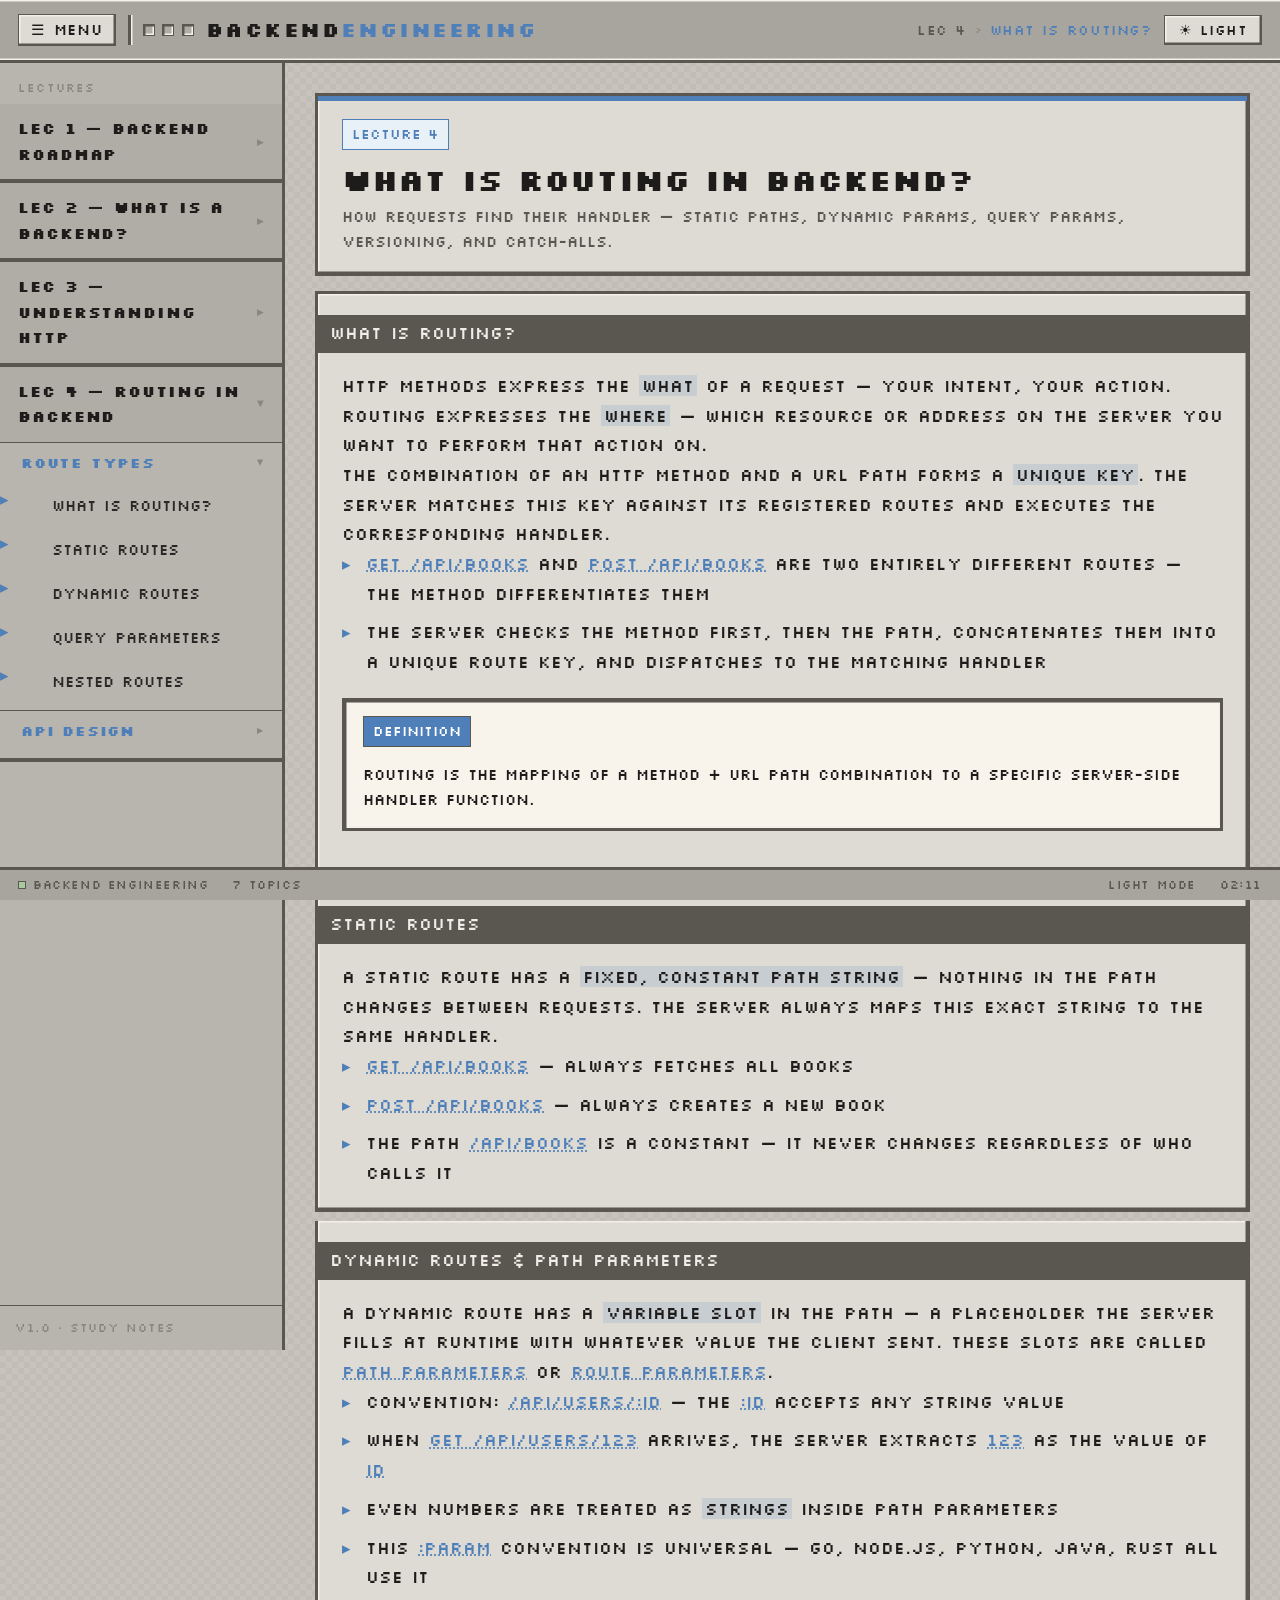
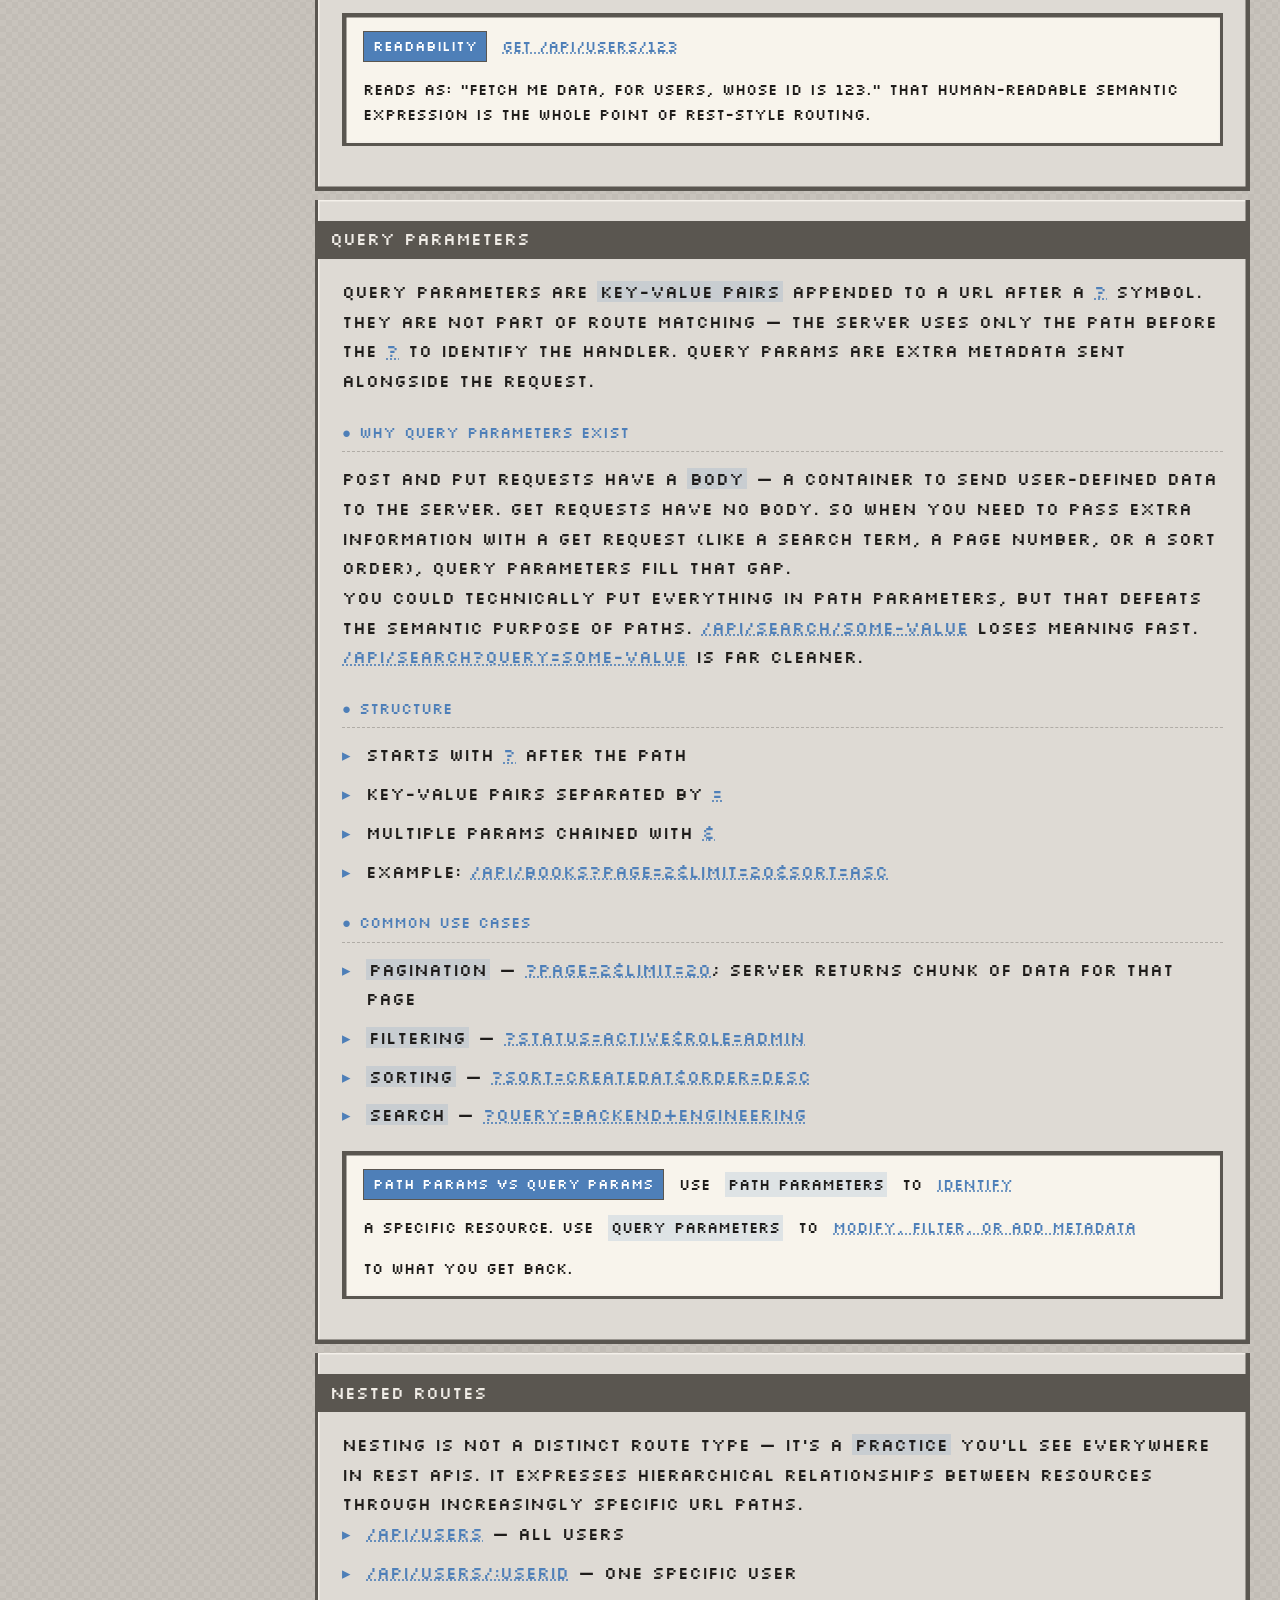
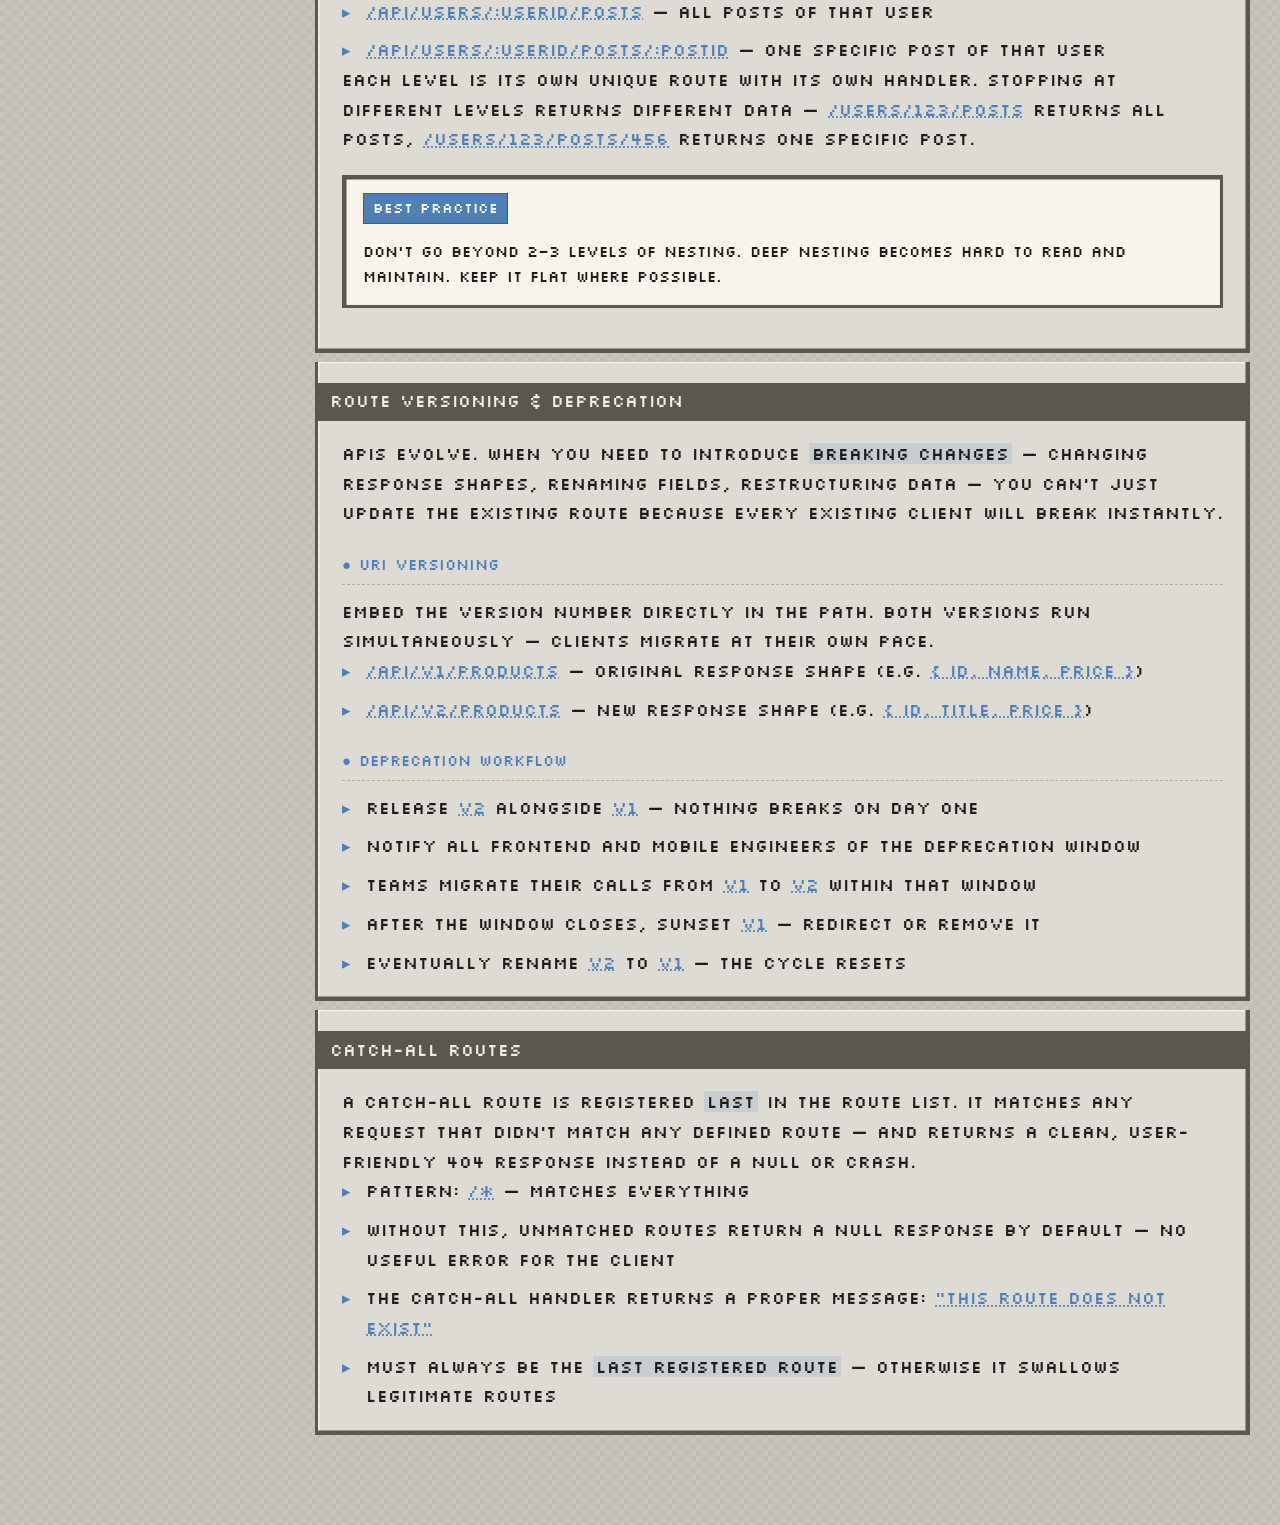
<file: backend/lec4.html>
<!DOCTYPE html>
<html lang="en">
  <head>
    <meta charset="UTF-8" />
    <meta name="viewport" content="width=device-width, initial-scale=1.0" />
    <title>Lec 4 — Routing in Backend</title>
    <link rel="preconnect" href="https://fonts.googleapis.com" />
    <link rel="preconnect" href="https://fonts.gstatic.com" crossorigin />
    <link
      href="https://fonts.googleapis.com/css2?family=Silkscreen:wght@400;700&display=swap"
      rel="stylesheet"
    />
    <link rel="stylesheet" href="style.css" />
  </head>
  <body>
    <!-- ── Top Bar ── -->
    <header class="topbar">
      <button class="topbar-menu-btn" id="menuBtn" aria-expanded="true" aria-label="Toggle sidebar">
        ☰ Menu
      </button>
      <div class="topbar-divider"></div>
      <div class="topbar-dots">
        <span></span><span></span><span></span>
      </div>
      <div class="topbar-title">Backend<span>Engineering</span></div>
      <div class="topbar-breadcrumb">
        <span>Lec 4</span>
        <span class="sep">›</span>
        <span class="current" id="breadcrumbCurrent">What is Routing?</span>
      </div>
      <button class="topbar-theme-btn" id="themeBtn">☀ Light</button>
    </header>

    <!-- ── Layout ── -->
    <div class="layout">
      <nav class="sidebar" id="sidebar" aria-label="Course navigation"></nav>
      <div class="sidebar-overlay" id="sidebarOverlay" aria-hidden="true"></div>

      <main class="content-wrapper">
        <div class="content">

          <!-- Topic Header -->
          <div class="topic-header">
            <div class="tag">Lecture 4</div>
            <h1>What is Routing in Backend?</h1>
            <p class="subtitle">How requests find their handler — static paths, dynamic params, query params, versioning, and catch-alls.</p>
          </div>

          <!-- 1. What is Routing? -->
          <section id="what-is-routing">
            <h2>What is Routing?</h2>
            <p>
              HTTP methods express the <strong>what</strong> of a request — your intent, your action. Routing expresses the <strong>where</strong> — which resource or address on the server you want to perform that action on.
            </p>
            <p>
              The combination of an HTTP method and a URL path forms a <strong>unique key</strong>. The server matches this key against its registered routes and executes the corresponding handler.
            </p>
            <ul>
              <li><em>GET /api/books</em> and <em>POST /api/books</em> are two entirely different routes — the method differentiates them</li>
              <li>The server checks the method first, then the path, concatenates them into a unique route key, and dispatches to the matching handler</li>
            </ul>
            <div class="callout">
              <span class="callout-label">Definition</span>
              Routing is the mapping of a method + URL path combination to a specific server-side handler function.
            </div>
          </section>

          <!-- 2. Static Routes -->
          <section id="static-routes">
            <h2>Static Routes</h2>
            <p>
              A static route has a <strong>fixed, constant path string</strong> — nothing in the path changes between requests. The server always maps this exact string to the same handler.
            </p>
            <ul>
              <li><em>GET /api/books</em> — always fetches all books</li>
              <li><em>POST /api/books</em> — always creates a new book</li>
              <li>The path <em>/api/books</em> is a constant — it never changes regardless of who calls it</li>
            </ul>
          </section>

          <!-- 3. Dynamic Routes & Path Parameters -->
          <section id="dynamic-routes">
            <h2>Dynamic Routes &amp; Path Parameters</h2>
            <p>
              A dynamic route has a <strong>variable slot</strong> in the path — a placeholder the server fills at runtime with whatever value the client sent. These slots are called <em>path parameters</em> or <em>route parameters</em>.
            </p>
            <ul>
              <li>Convention: <em>/api/users/:id</em> — the <em>:id</em> accepts any string value</li>
              <li>When <em>GET /api/users/123</em> arrives, the server extracts <em>123</em> as the value of <em>id</em></li>
              <li>Even numbers are treated as <strong>strings</strong> inside path parameters</li>
              <li>This <em>:param</em> convention is universal — Go, Node.js, Python, Java, Rust all use it</li>
            </ul>
            <div class="callout">
              <span class="callout-label">Readability</span>
              <em>GET /api/users/123</em> reads as: "fetch me data, for users, whose ID is 123." That human-readable semantic expression is the whole point of REST-style routing.
            </div>
          </section>

          <!-- 4. Query Parameters -->
          <section id="query-params">
            <h2>Query Parameters</h2>
            <p>
              Query parameters are <strong>key-value pairs</strong> appended to a URL after a <em>?</em> symbol. They are not part of route matching — the server uses only the path before the <em>?</em> to identify the handler. Query params are extra metadata sent alongside the request.
            </p>

            <h3>● Why Query Parameters Exist</h3>
            <p>
              POST and PUT requests have a <strong>body</strong> — a container to send user-defined data to the server. GET requests have no body. So when you need to pass extra information with a GET request (like a search term, a page number, or a sort order), query parameters fill that gap.
            </p>
            <p>
              You could technically put everything in path parameters, but that defeats the semantic purpose of paths. <em>/api/search/some-value</em> loses meaning fast. <em>/api/search?query=some-value</em> is far cleaner.
            </p>

            <h3>● Structure</h3>
            <ul>
              <li>Starts with <em>?</em> after the path</li>
              <li>Key-value pairs separated by <em>=</em></li>
              <li>Multiple params chained with <em>&amp;</em></li>
              <li>Example: <em>/api/books?page=2&amp;limit=20&amp;sort=asc</em></li>
            </ul>

            <h3>● Common Use Cases</h3>
            <ul>
              <li><strong>Pagination</strong> — <em>?page=2&amp;limit=20</em>; server returns chunk of data for that page</li>
              <li><strong>Filtering</strong> — <em>?status=active&amp;role=admin</em></li>
              <li><strong>Sorting</strong> — <em>?sort=createdAt&amp;order=desc</em></li>
              <li><strong>Search</strong> — <em>?query=backend+engineering</em></li>
            </ul>

            <div class="callout">
              <span class="callout-label">Path Params vs Query Params</span>
              Use <strong>path parameters</strong> to <em>identify</em> a specific resource. Use <strong>query parameters</strong> to <em>modify, filter, or add metadata</em> to what you get back.
            </div>
          </section>

          <!-- 5. Nested Routes -->
          <section id="nested-routes">
            <h2>Nested Routes</h2>
            <p>
              Nesting is not a distinct route type — it's a <strong>practice</strong> you'll see everywhere in REST APIs. It expresses hierarchical relationships between resources through increasingly specific URL paths.
            </p>
            <ul>
              <li><em>/api/users</em> — all users</li>
              <li><em>/api/users/:userId</em> — one specific user</li>
              <li><em>/api/users/:userId/posts</em> — all posts of that user</li>
              <li><em>/api/users/:userId/posts/:postId</em> — one specific post of that user</li>
            </ul>
            <p>
              Each level is its own unique route with its own handler. Stopping at different levels returns different data — <em>/users/123/posts</em> returns all posts, <em>/users/123/posts/456</em> returns one specific post.
            </p>
            <div class="callout">
              <span class="callout-label">Best Practice</span>
              Don't go beyond 2–3 levels of nesting. Deep nesting becomes hard to read and maintain. Keep it flat where possible.
            </div>
          </section>

          <!-- 6. Versioning & Deprecation -->
          <section id="versioning">
            <h2>Route Versioning &amp; Deprecation</h2>
            <p>
              APIs evolve. When you need to introduce <strong>breaking changes</strong> — changing response shapes, renaming fields, restructuring data — you can't just update the existing route because every existing client will break instantly.
            </p>

            <h3>● URI Versioning</h3>
            <p>
              Embed the version number directly in the path. Both versions run simultaneously — clients migrate at their own pace.
            </p>
            <ul>
              <li><em>/api/v1/products</em> — original response shape (e.g. <em>{ id, name, price }</em>)</li>
              <li><em>/api/v2/products</em> — new response shape (e.g. <em>{ id, title, price }</em>)</li>
            </ul>

            <h3>● Deprecation Workflow</h3>
            <ul>
              <li>Release <em>v2</em> alongside <em>v1</em> — nothing breaks on day one</li>
              <li>Notify all frontend and mobile engineers of the deprecation window</li>
              <li>Teams migrate their calls from <em>v1</em> to <em>v2</em> within that window</li>
              <li>After the window closes, sunset <em>v1</em> — redirect or remove it</li>
              <li>Eventually rename <em>v2</em> to <em>v1</em> — the cycle resets</li>
            </ul>
          </section>

          <!-- 7. Catch-All Routes -->
          <section id="catch-all">
            <h2>Catch-All Routes</h2>
            <p>
              A catch-all route is registered <strong>last</strong> in the route list. It matches any request that didn't match any defined route — and returns a clean, user-friendly 404 response instead of a null or crash.
            </p>
            <ul>
              <li>Pattern: <em>/*</em> — matches everything</li>
              <li>Without this, unmatched routes return a null response by default — no useful error for the client</li>
              <li>The catch-all handler returns a proper message: <em>"This route does not exist"</em></li>
              <li>Must always be the <strong>last registered route</strong> — otherwise it swallows legitimate routes</li>
            </ul>
          </section>

        </div>
      </main>
    </div>

    <!-- ── Status Bar ── -->
    <footer class="statusbar">
      <div class="statusbar-item">
        <span class="dot"></span>
        Backend Engineering
      </div>
      <div class="statusbar-item">7 topics</div>
      <div class="statusbar-spacer"></div>
      <div class="statusbar-item" id="statusTheme">Light Mode</div>
      <div class="statusbar-item" id="statusTime">00:00</div>
    </footer>

    <!-- ── Scripts ── -->
    <script>const CURRENT_LECTURE = "routing";</script>
    <script src="script.js"></script>
    <script src="sidebar.js"></script>
  </body>
</html>
</file>
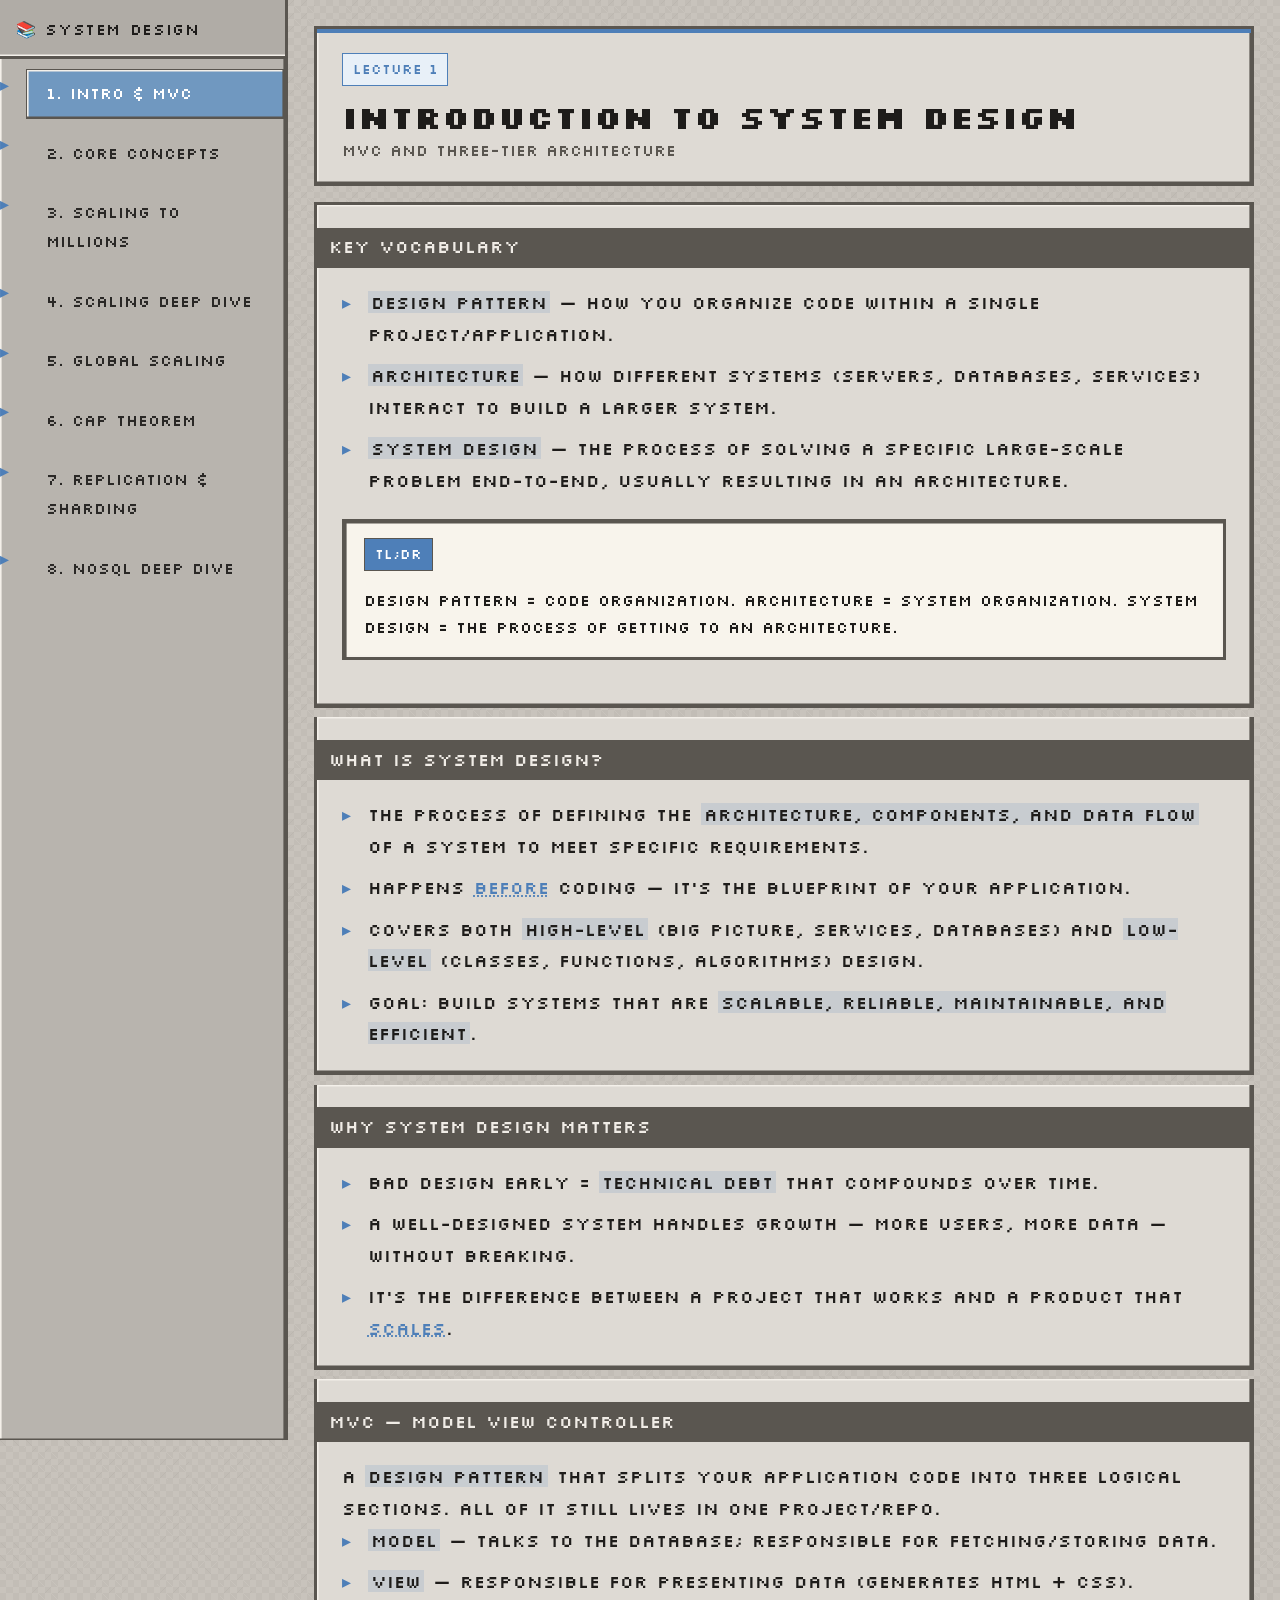
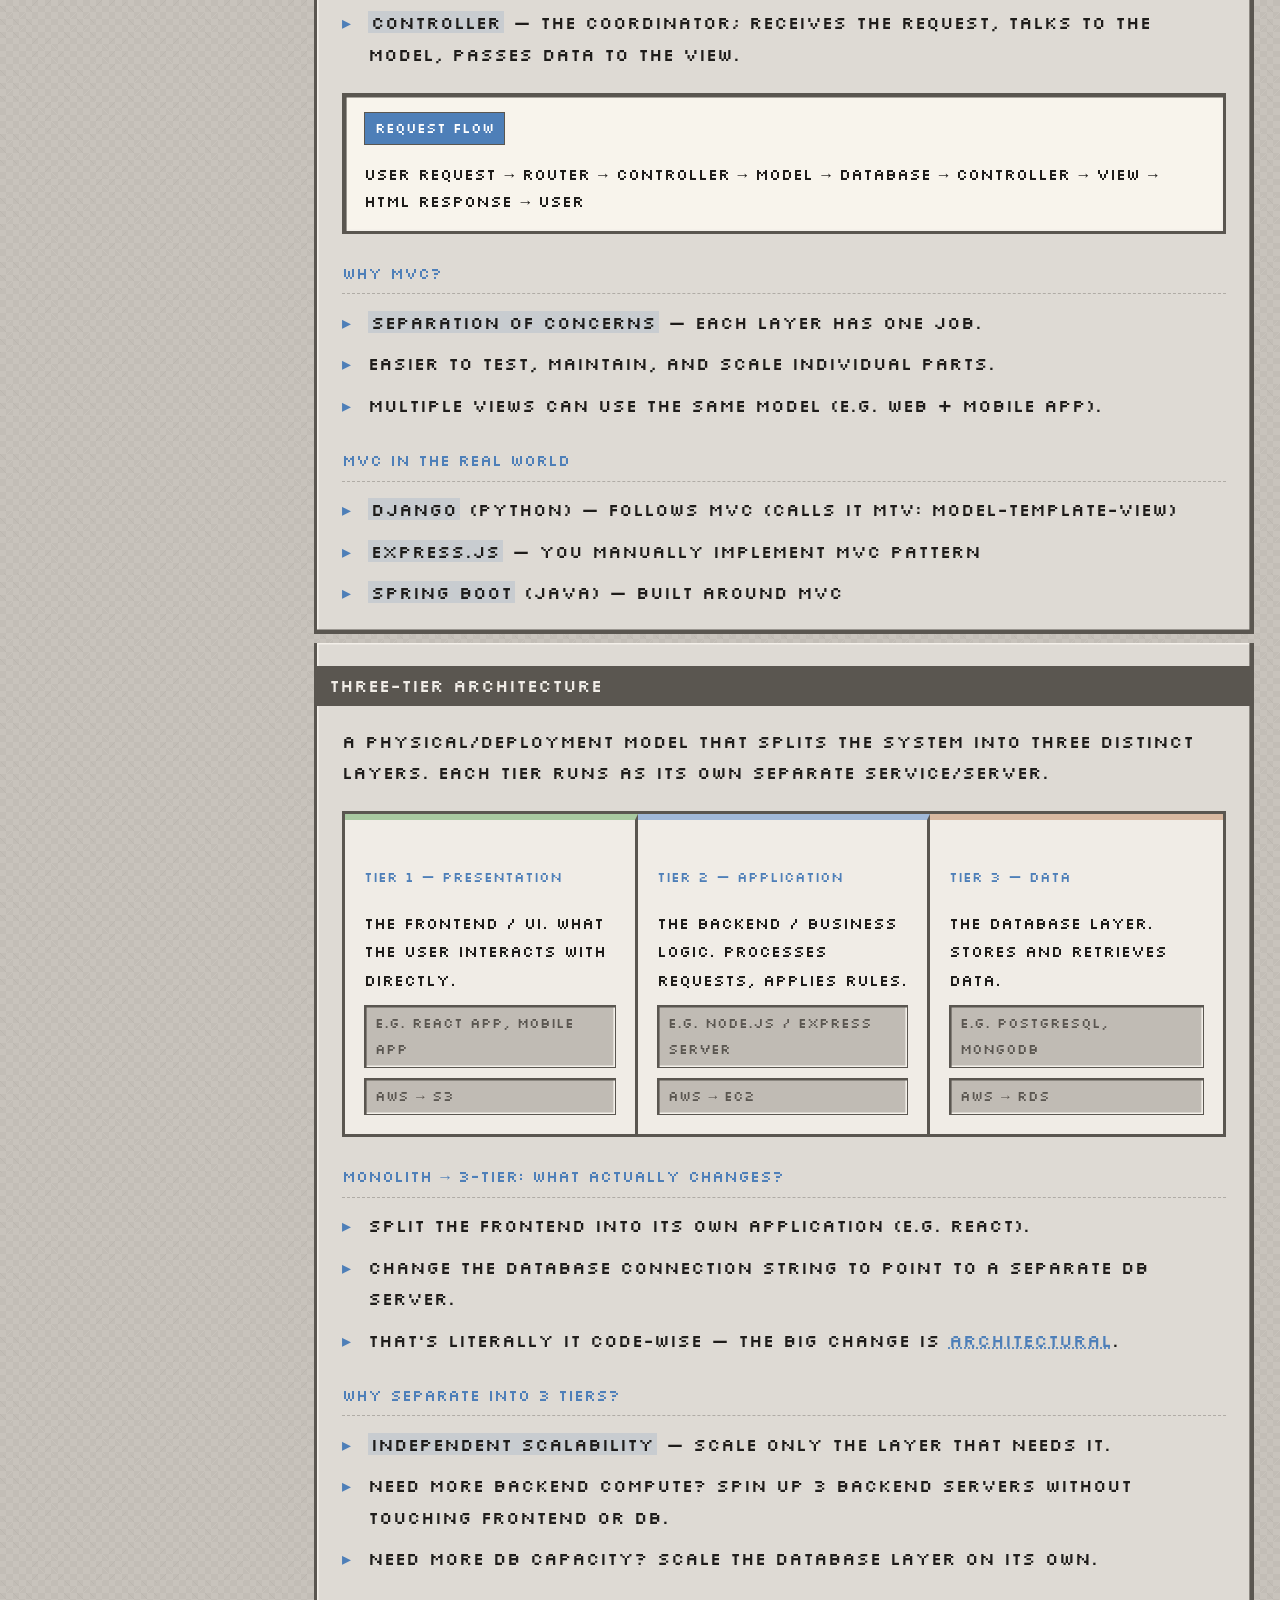
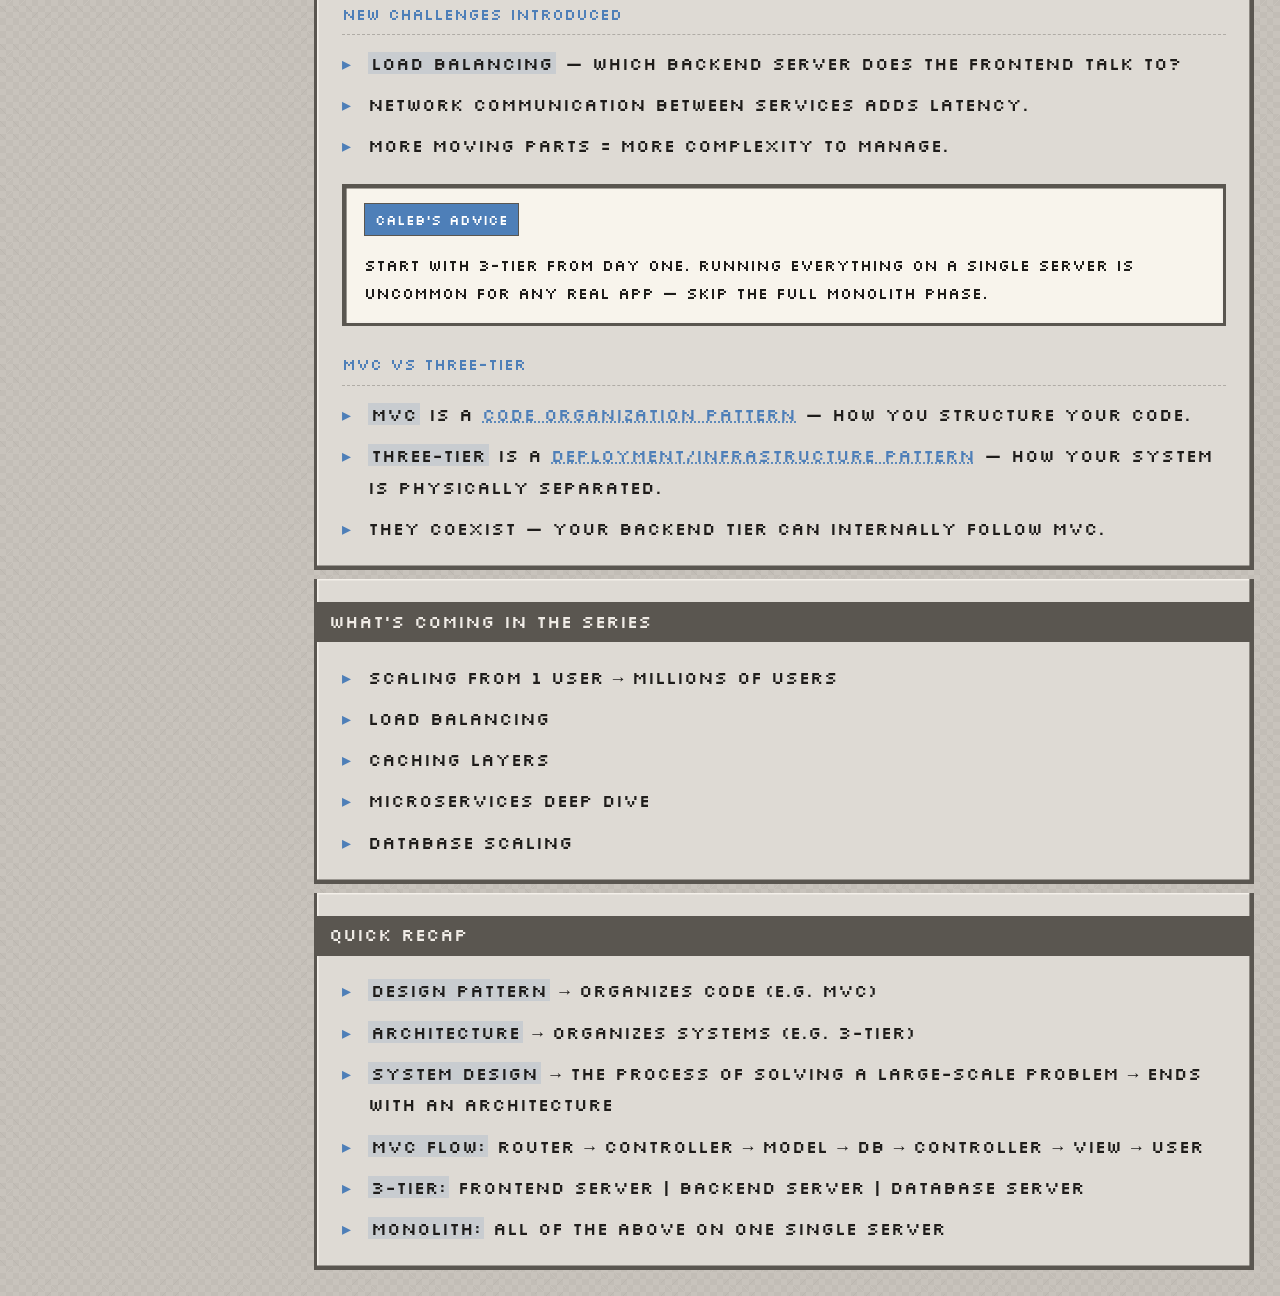
<file: pages/lec1.html>
<!doctype html>
<html lang="en">
  <head>
    <meta charset="UTF-8" />
    <meta name="viewport" content="width=device-width, initial-scale=1.0" />
    <title>Intro to System Design - MVC & Three-Tier Architecture</title>
    <link rel="stylesheet" href="../style.css" />
  </head>
  <body>
    <div class="layout">
      <nav class="sidebar">
        <div class="sidebar-header">📚 System Design</div>
        <ul class="nav-links">
          <li class="active"><a href="lec1.html">1. Intro & MVC</a></li>
          <li><a href="lec2.html">2. Core Concepts</a></li>
          <li><a href="lec3.html">3. Scaling to Millions</a></li>
          <li><a href="lec4.html">4. Scaling Deep Dive</a></li>
          <li><a href="lec5.html">5. Global Scaling</a></li>
          <li><a href="lec6.html">6. CAP Theorem</a></li>
          <li><a href="lec7.html">7. Replication & Sharding</a></li>
          <li><a href="lec8.html">8. NoSQL Deep Dive</a></li>
        </ul>
      </nav>

      <div class="content-wrapper">
        <main class="content">
          <div class="topic-header">
            <span class="tag">Lecture 1</span>
            <h1>Introduction to System Design</h1>
            <p class="subtitle">MVC and Three-Tier Architecture</p>
          </div>

          <section>
            <h2>Key Vocabulary</h2>
            <ul>
              <li>
                <strong>Design Pattern</strong> — how you organize code within a
                single project/application.
              </li>
              <li>
                <strong>Architecture</strong> — how different systems (servers,
                databases, services) interact to build a larger system.
              </li>
              <li>
                <strong>System Design</strong> — the process of solving a
                specific large-scale problem end-to-end, usually resulting in an
                architecture.
              </li>
            </ul>
            <div class="callout">
              <span class="callout-label">TL;DR</span>
              Design Pattern = code organization. Architecture = system
              organization. System Design = the process of getting to an
              architecture.
            </div>
          </section>

          <section>
            <h2>What is System Design?</h2>
            <ul>
              <li>
                The process of defining the
                <strong>architecture, components, and data flow</strong> of a
                system to meet specific requirements.
              </li>
              <li>
                Happens <em>before</em> coding — it's the blueprint of your
                application.
              </li>
              <li>
                Covers both <strong>high-level</strong> (big picture, services,
                databases) and <strong>low-level</strong> (classes, functions,
                algorithms) design.
              </li>
              <li>
                Goal: build systems that are
                <strong>scalable, reliable, maintainable, and efficient</strong
                >.
              </li>
            </ul>
          </section>

          <section>
            <h2>Why System Design Matters</h2>
            <ul>
              <li>
                Bad design early = <strong>technical debt</strong> that
                compounds over time.
              </li>
              <li>
                A well-designed system handles growth — more users, more data —
                without breaking.
              </li>
              <li>
                It's the difference between a project that works and a product
                that <em>scales</em>.
              </li>
            </ul>
          </section>

          <section>
            <h2>MVC — Model View Controller</h2>
            <p>
              A <strong>design pattern</strong> that splits your application
              code into three logical sections. All of it still lives in one
              project/repo.
            </p>
            <ul>
              <li>
                <strong>Model</strong> — talks to the database; responsible for
                fetching/storing data.
              </li>
              <li>
                <strong>View</strong> — responsible for presenting data
                (generates HTML + CSS).
              </li>
              <li>
                <strong>Controller</strong> — the coordinator; receives the
                request, talks to the model, passes data to the view.
              </li>
            </ul>

            <div class="callout">
              <span class="callout-label">Request Flow</span>
              User Request → Router → Controller → Model → Database → Controller
              → View → HTML Response → User
            </div>

            <h3>Why MVC?</h3>
            <ul>
              <li>
                <strong>Separation of concerns</strong> — each layer has one
                job.
              </li>
              <li>Easier to test, maintain, and scale individual parts.</li>
              <li>
                Multiple Views can use the same Model (e.g. web + mobile app).
              </li>
            </ul>

            <h3>MVC in the Real World</h3>
            <ul>
              <li>
                <strong>Django</strong> (Python) — follows MVC (calls it MTV:
                Model-Template-View)
              </li>
              <li>
                <strong>Express.js</strong> — you manually implement MVC pattern
              </li>
              <li><strong>Spring Boot</strong> (Java) — built around MVC</li>
            </ul>
          </section>

          <section>
            <h2>Three-Tier Architecture</h2>
            <p>
              A physical/deployment model that splits the system into three
              distinct layers. Each tier runs as its own separate
              service/server.
            </p>

            <div class="tier-grid">
              <div class="tier-card">
                <h3>Tier 1 — Presentation</h3>
                <p>The frontend / UI. What the user interacts with directly.</p>
                <p class="example">e.g. React app, mobile app</p>
                <p class="example">AWS → S3</p>
              </div>
              <div class="tier-card">
                <h3>Tier 2 — Application</h3>
                <p>
                  The backend / business logic. Processes requests, applies
                  rules.
                </p>
                <p class="example">e.g. Node.js / Express server</p>
                <p class="example">AWS → EC2</p>
              </div>
              <div class="tier-card">
                <h3>Tier 3 — Data</h3>
                <p>The database layer. Stores and retrieves data.</p>
                <p class="example">e.g. PostgreSQL, MongoDB</p>
                <p class="example">AWS → RDS</p>
              </div>
            </div>

            <h3>Monolith → 3-Tier: What Actually Changes?</h3>
            <ul>
              <li>Split the frontend into its own application (e.g. React).</li>
              <li>
                Change the database connection string to point to a separate DB
                server.
              </li>
              <li>
                That's literally it code-wise — the big change is
                <em>architectural</em>.
              </li>
            </ul>

            <h3>Why Separate into 3 Tiers?</h3>
            <ul>
              <li>
                <strong>Independent scalability</strong> — scale only the layer
                that needs it.
              </li>
              <li>
                Need more backend compute? Spin up 3 backend servers without
                touching frontend or DB.
              </li>
              <li>
                Need more DB capacity? Scale the database layer on its own.
              </li>
            </ul>

            <h3>New Challenges Introduced</h3>
            <ul>
              <li>
                <strong>Load balancing</strong> — which backend server does the
                frontend talk to?
              </li>
              <li>Network communication between services adds latency.</li>
              <li>More moving parts = more complexity to manage.</li>
            </ul>

            <div class="callout">
              <span class="callout-label">Caleb's Advice</span>
              Start with 3-tier from day one. Running everything on a single
              server is uncommon for any real app — skip the full monolith
              phase.
            </div>

            <h3>MVC vs Three-Tier</h3>
            <ul>
              <li>
                <strong>MVC</strong> is a <em>code organization pattern</em> —
                how you structure your code.
              </li>
              <li>
                <strong>Three-Tier</strong> is a
                <em>deployment/infrastructure pattern</em> — how your system is
                physically separated.
              </li>
              <li>
                They coexist — your backend tier can internally follow MVC.
              </li>
            </ul>
          </section>

          <section>
            <h2>What's Coming in the Series</h2>
            <ul>
              <li>Scaling from 1 user → millions of users</li>
              <li>Load Balancing</li>
              <li>Caching layers</li>
              <li>Microservices deep dive</li>
              <li>Database scaling</li>
            </ul>
          </section>

          <section>
            <h2>Quick Recap</h2>
            <ul>
              <li>
                <strong>Design Pattern</strong> → organizes code (e.g. MVC)
              </li>
              <li>
                <strong>Architecture</strong> → organizes systems (e.g. 3-Tier)
              </li>
              <li>
                <strong>System Design</strong> → the process of solving a
                large-scale problem → ends with an architecture
              </li>
              <li>
                <strong>MVC flow:</strong> Router → Controller → Model → DB →
                Controller → View → User
              </li>
              <li>
                <strong>3-Tier:</strong> Frontend Server | Backend Server |
                Database Server
              </li>
              <li>
                <strong>Monolith:</strong> all of the above on one single server
              </li>
            </ul>
          </section>
        </main>
      </div>
    </div>
  </body>
</html>
</file>
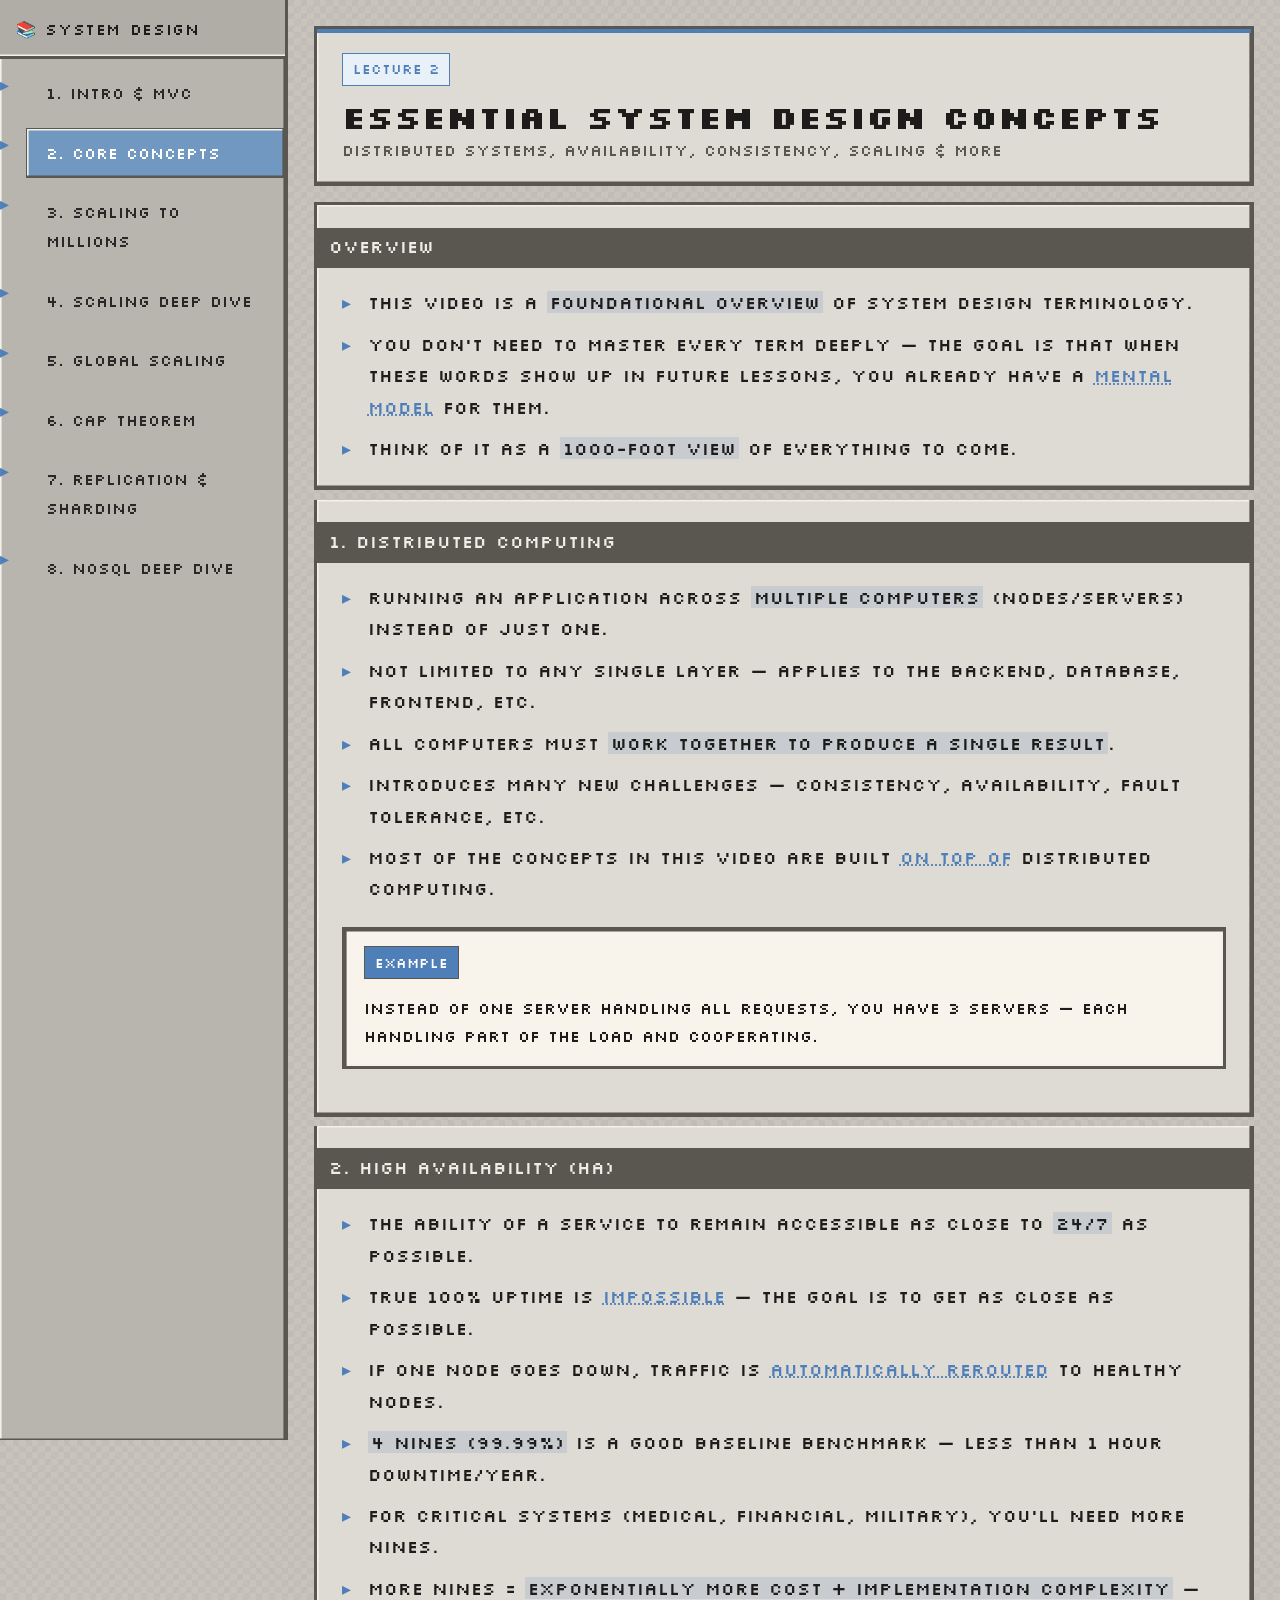
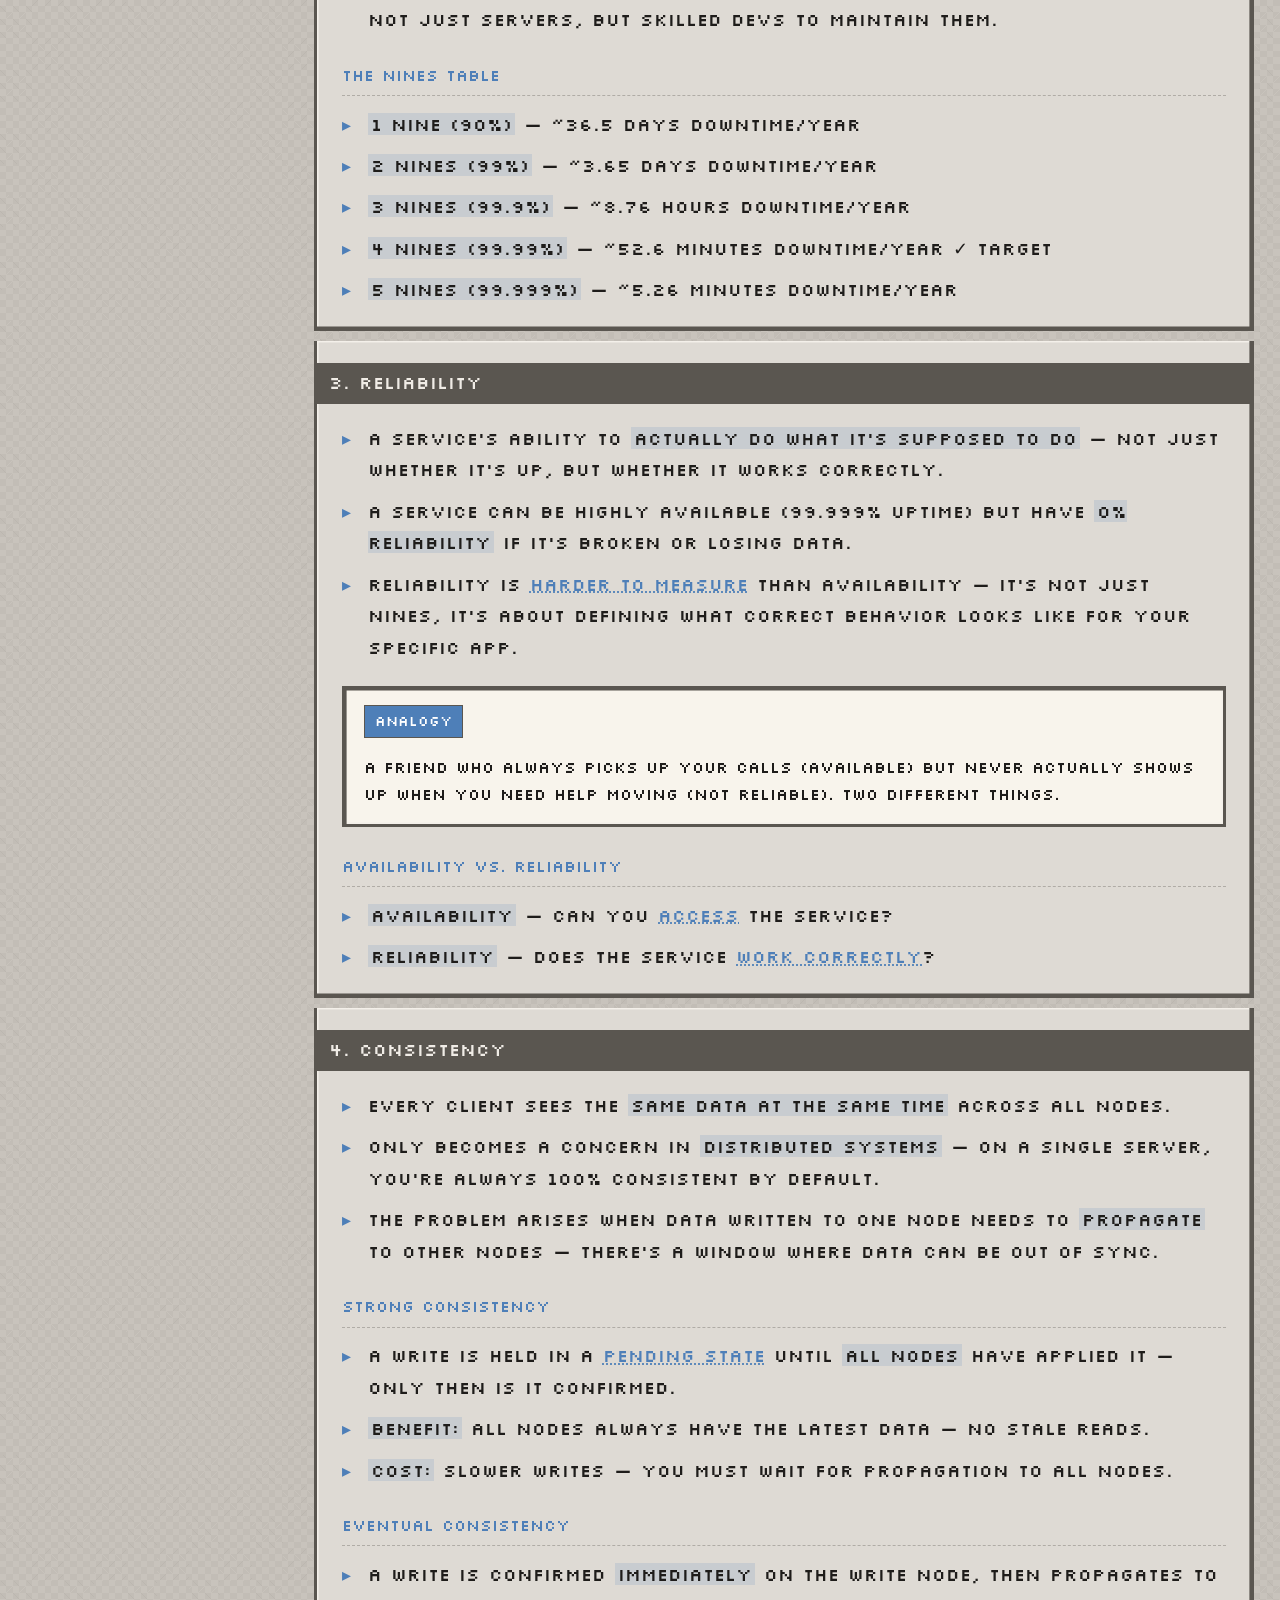
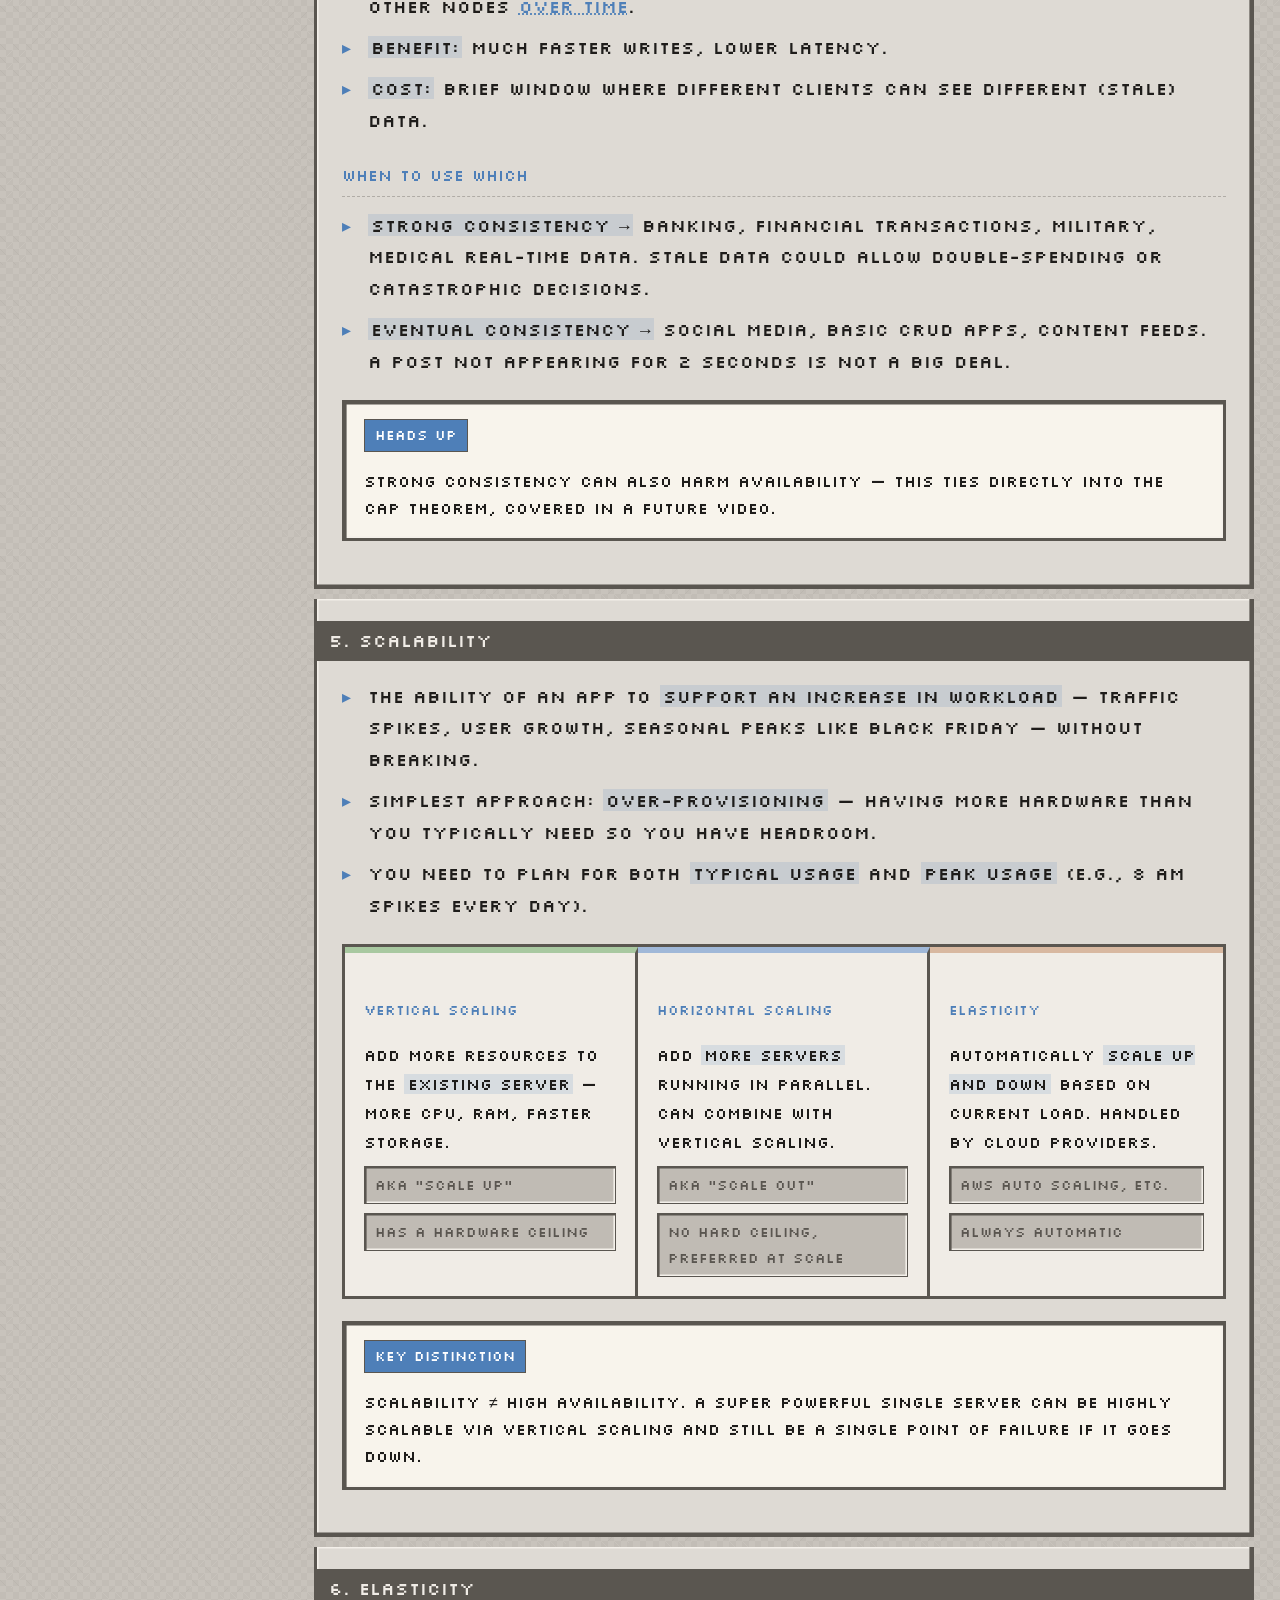
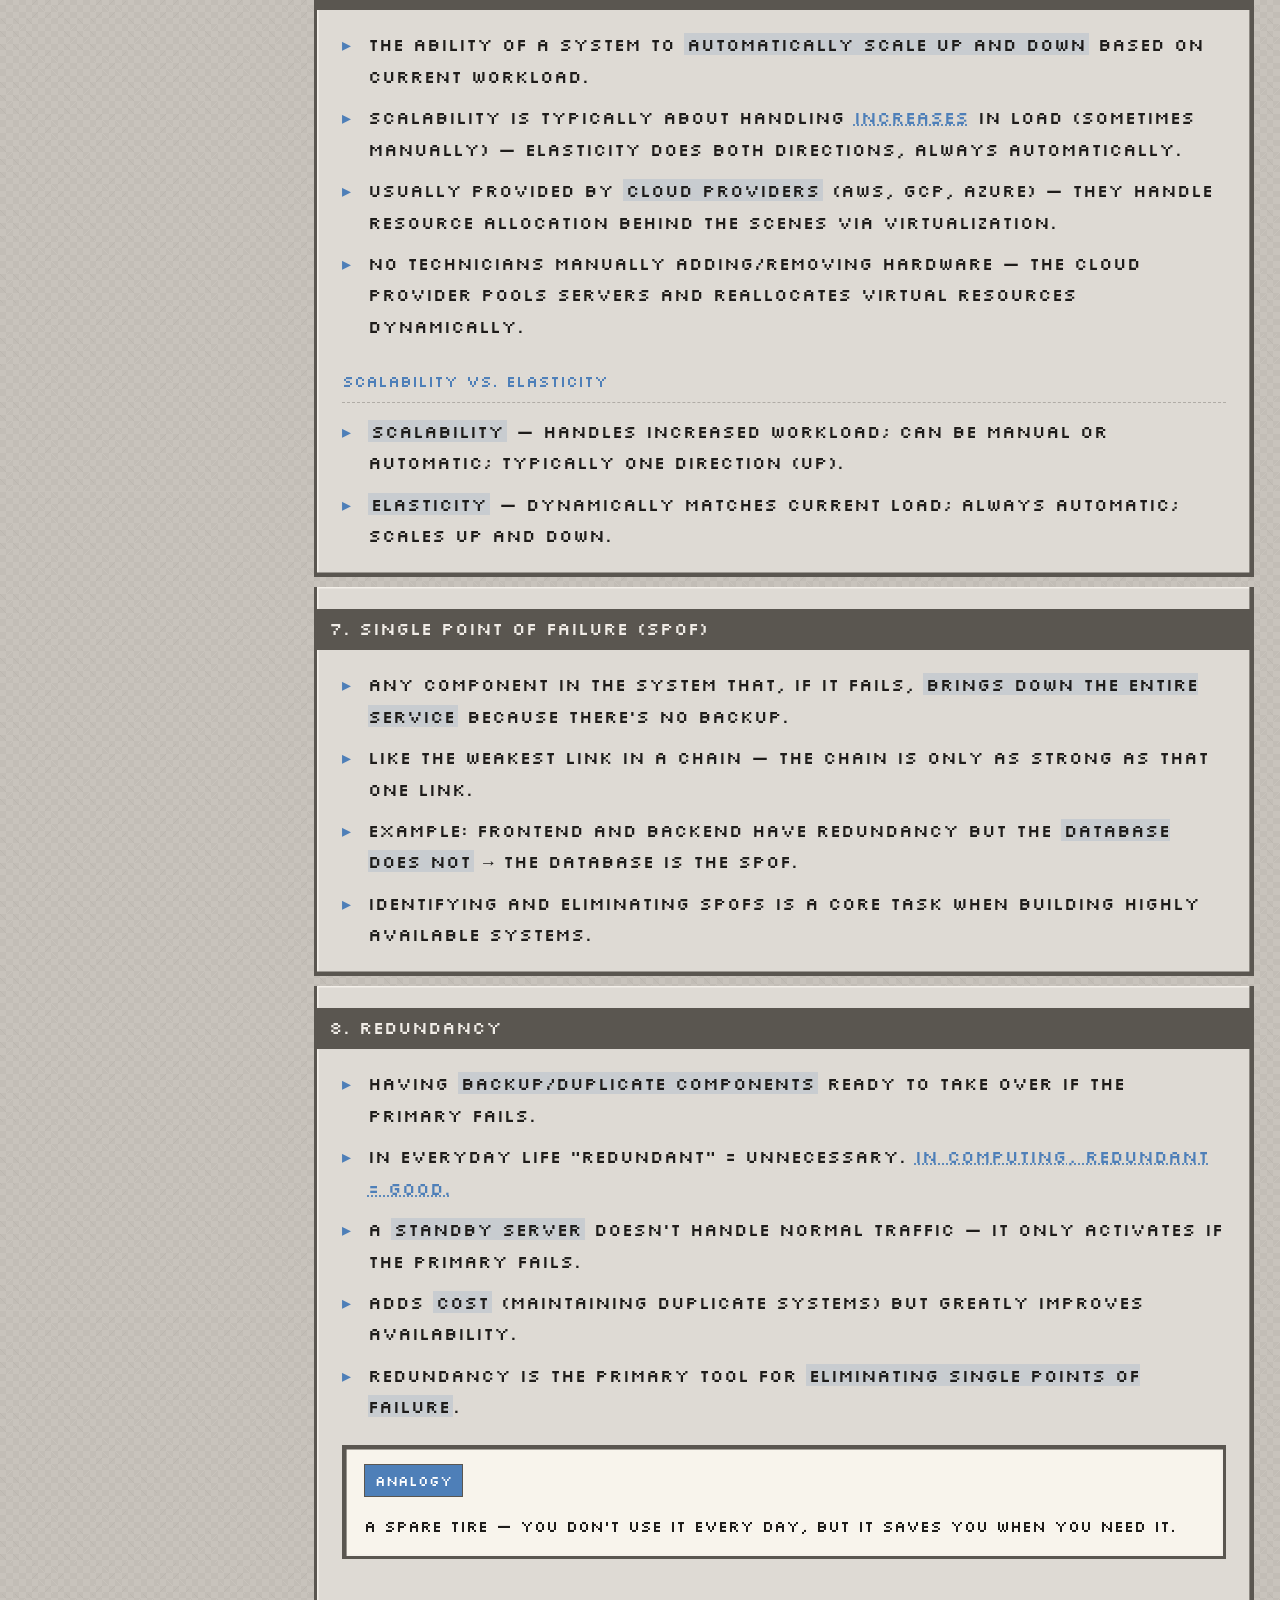
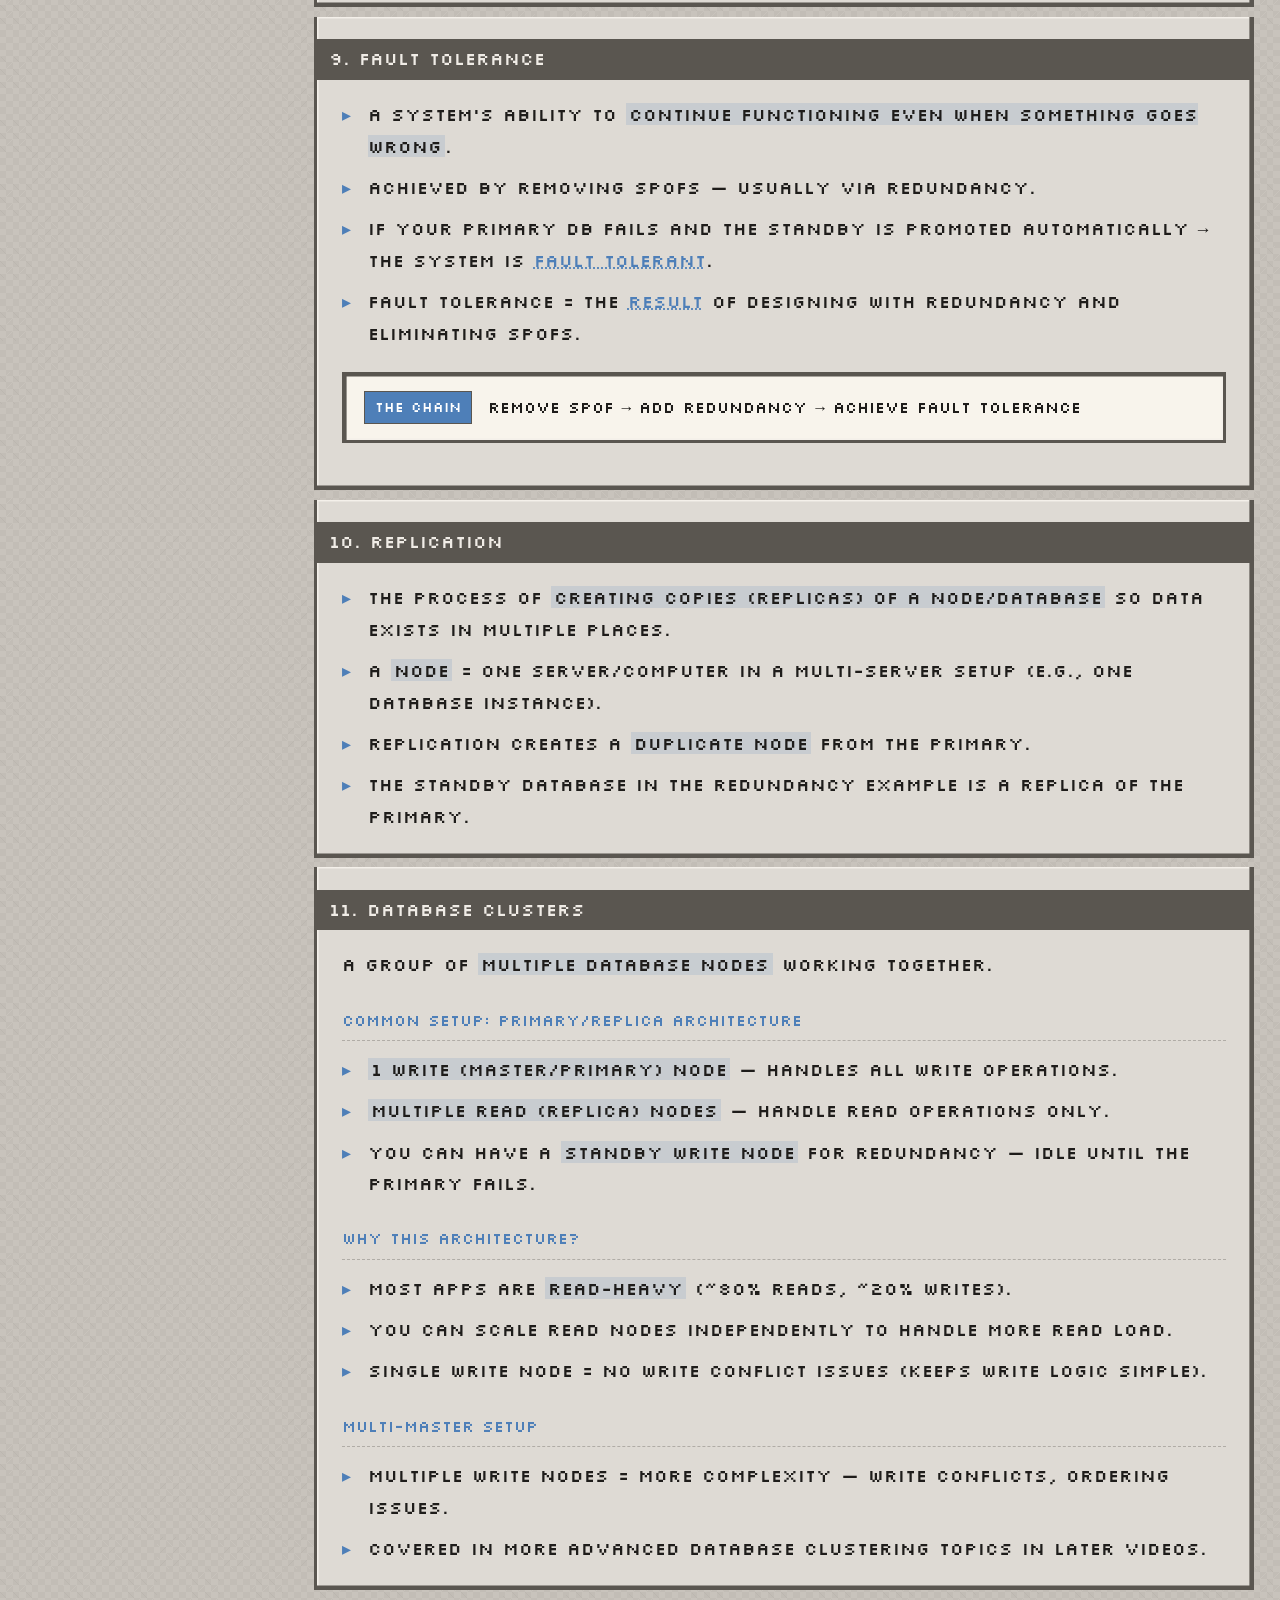
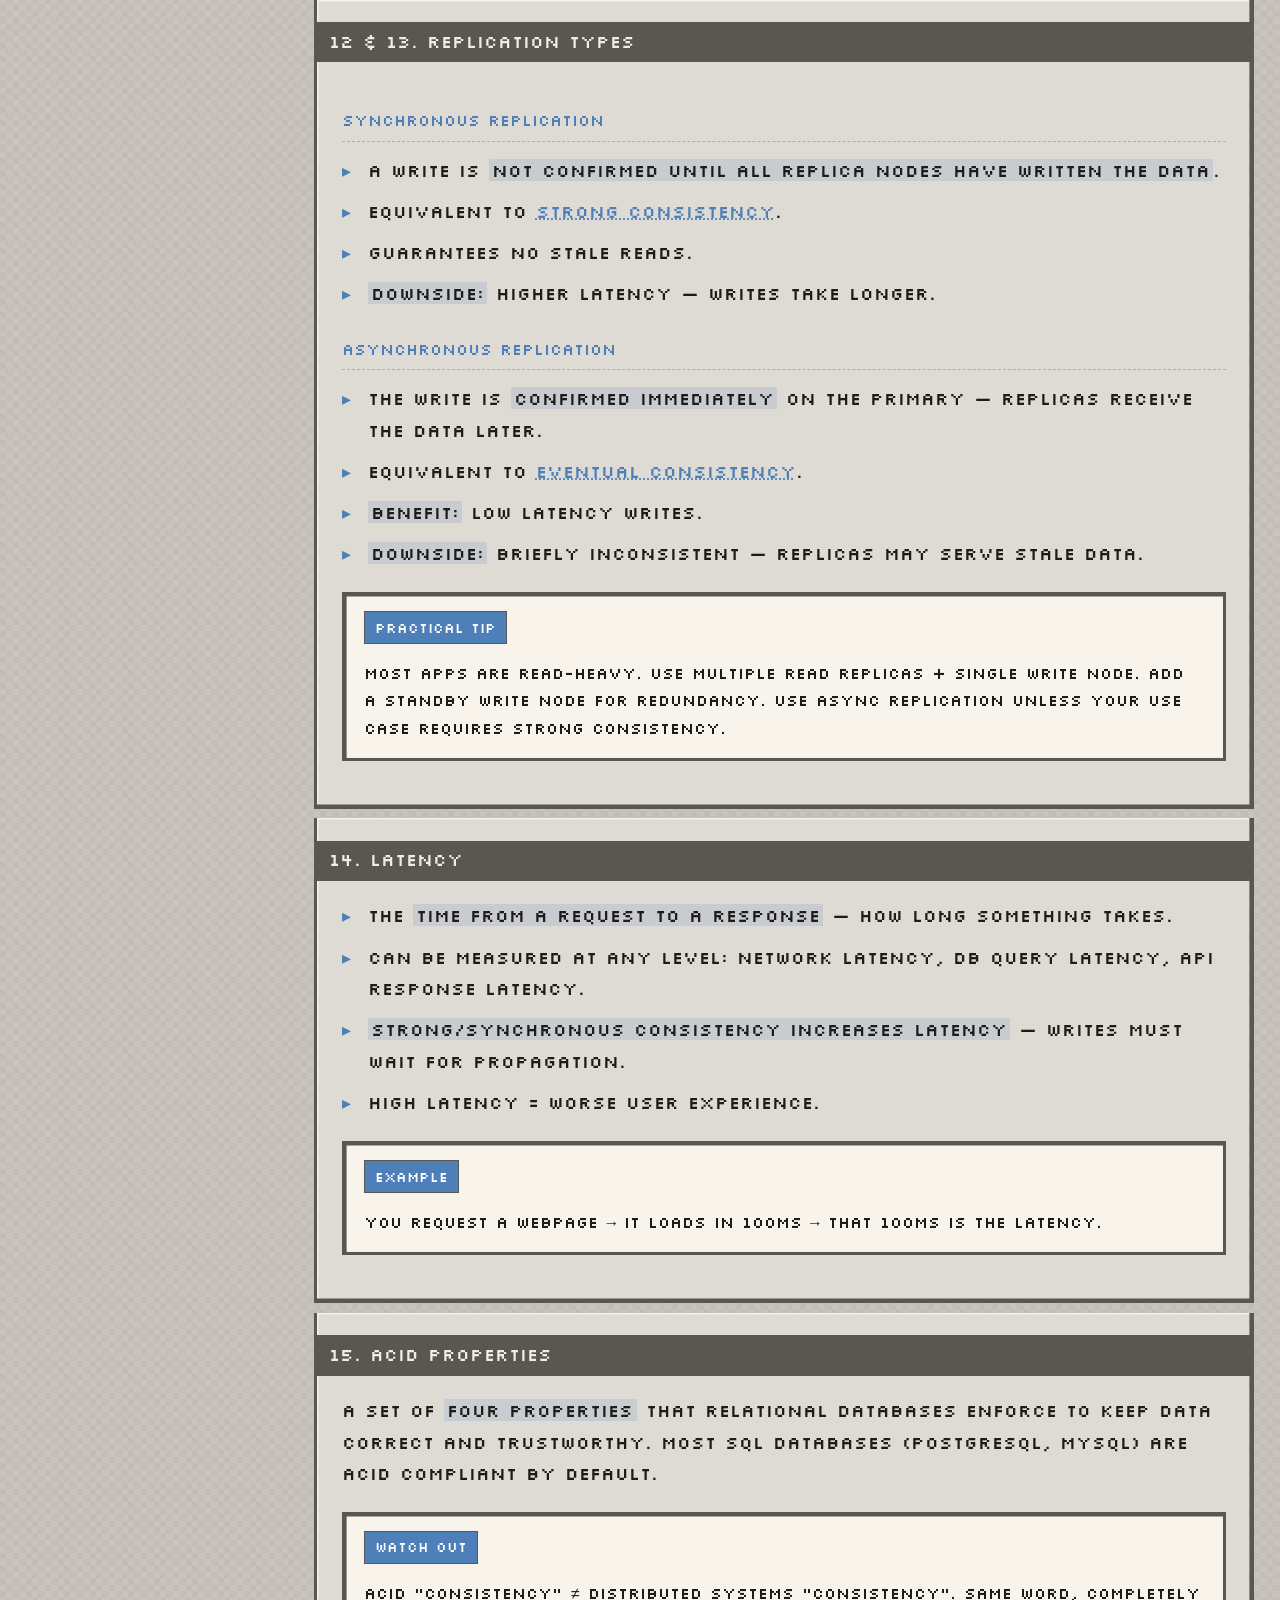
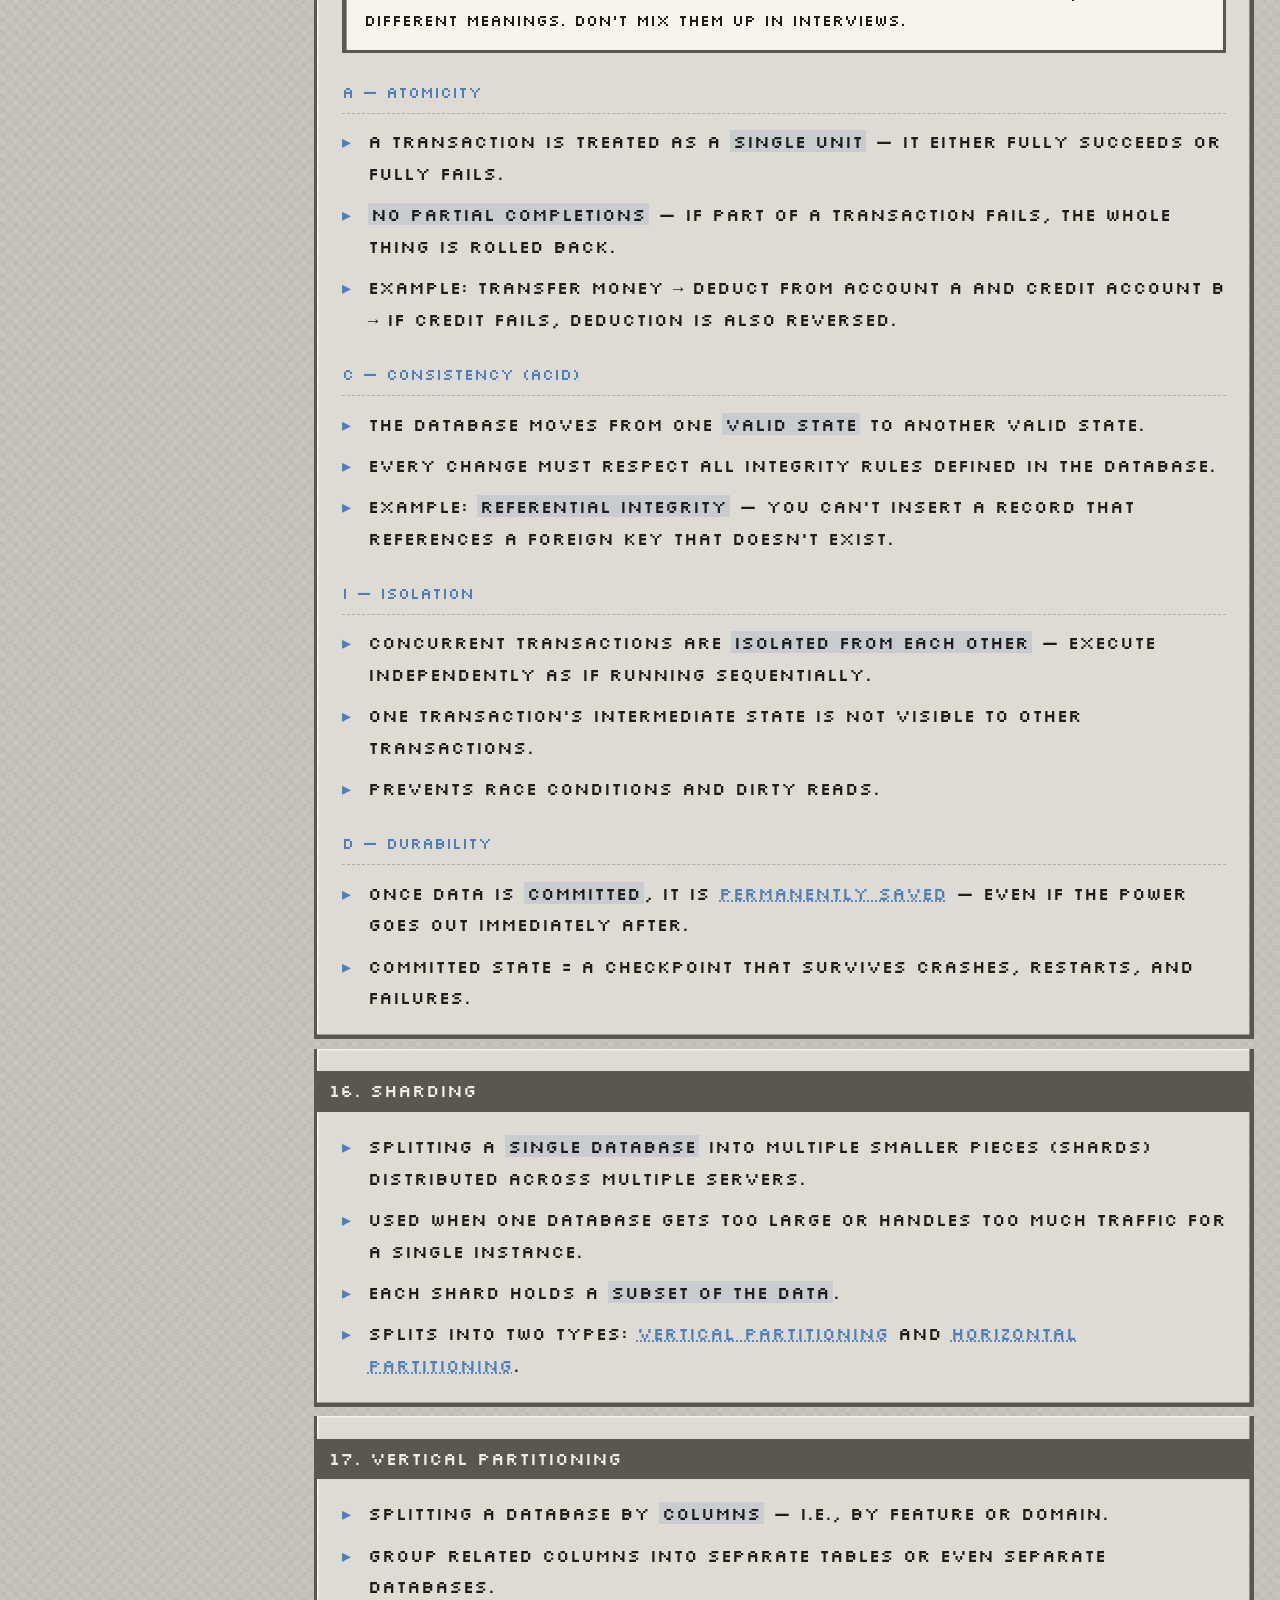
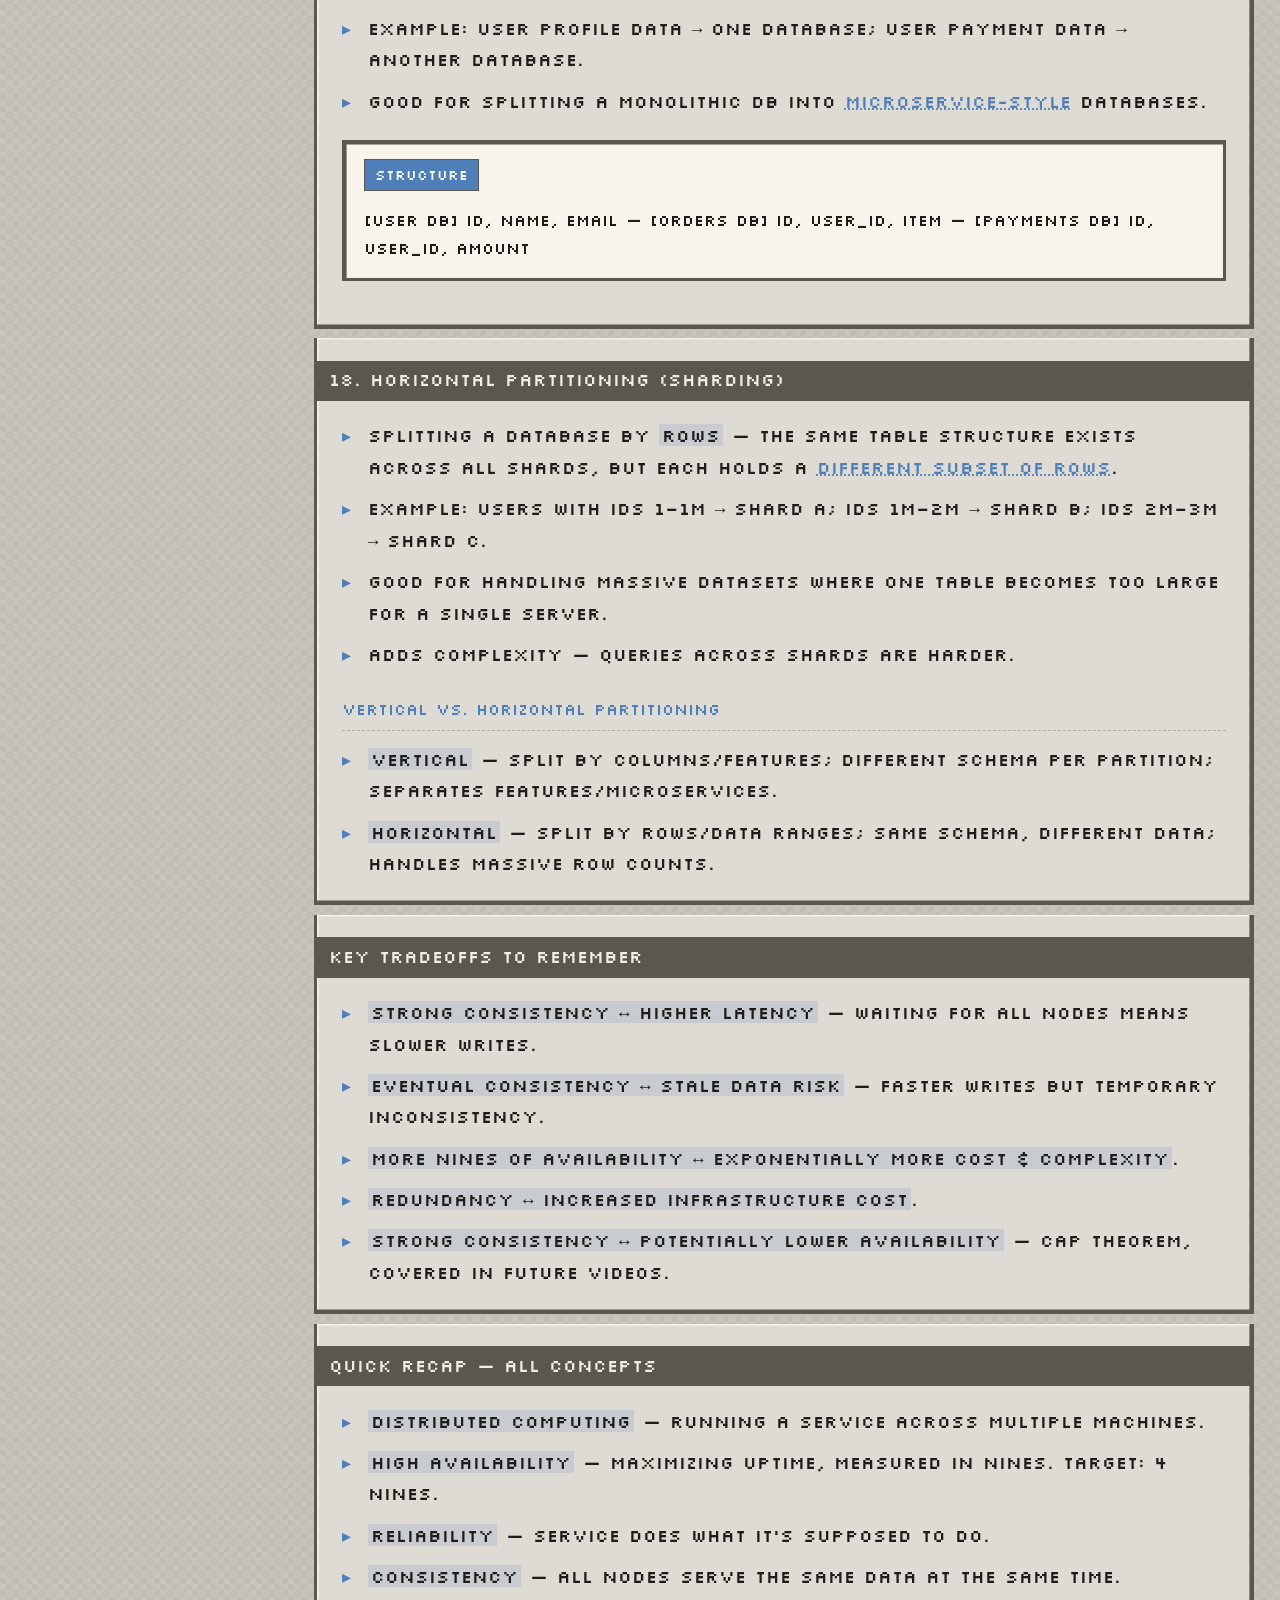
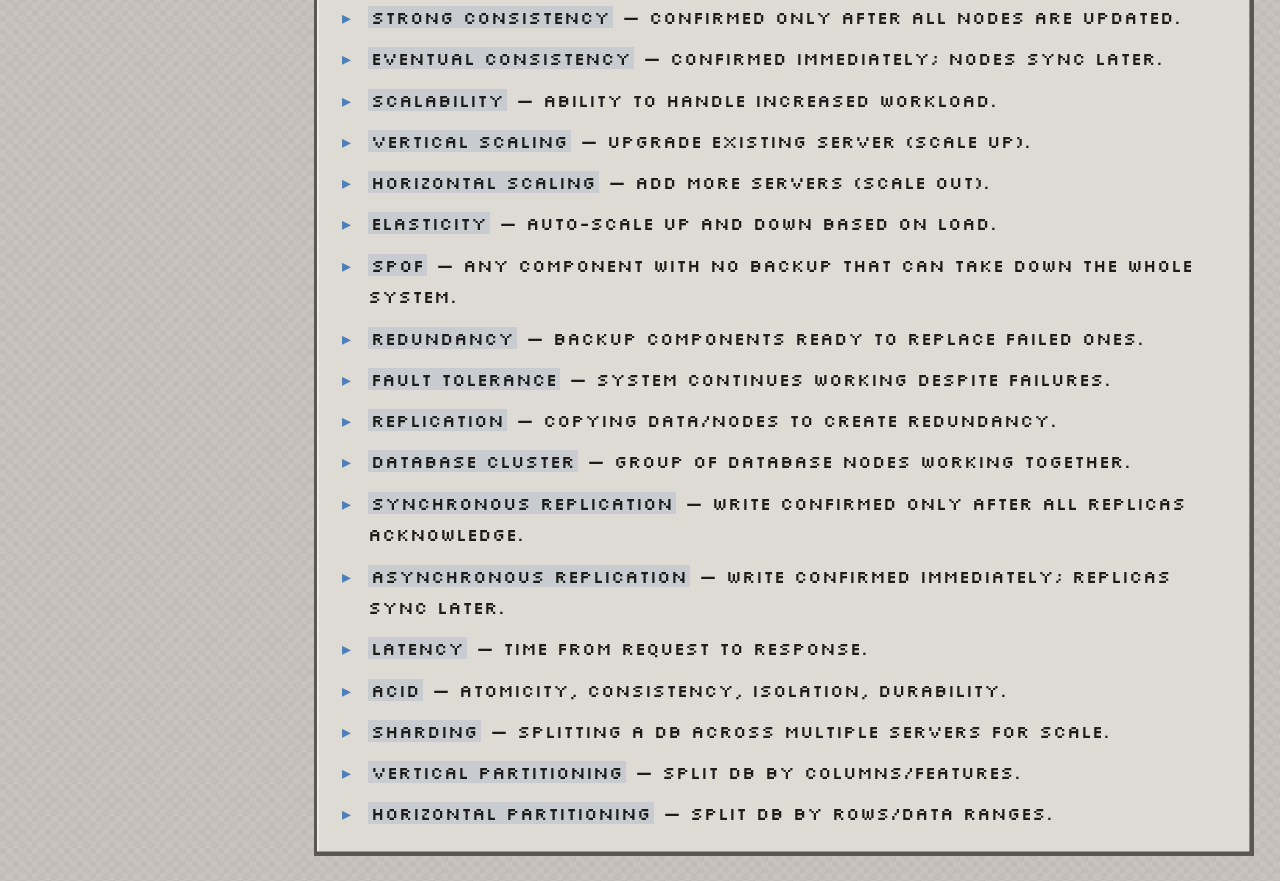
<file: pages/lec2.html>
<!doctype html>
<html lang="en">
  <head>
    <meta charset="UTF-8" />
    <meta name="viewport" content="width=device-width, initial-scale=1.0" />
    <title>Essential System Design Concepts</title>
    <link rel="stylesheet" href="../style.css" />
  </head>
  <body>
    <div class="layout">
      <nav class="sidebar">
        <div class="sidebar-header">📚 System Design</div>
        <ul class="nav-links">
          <li><a href="lec1.html">1. Intro & MVC</a></li>
          <li class="active"><a href="lec2.html">2. Core Concepts</a></li>
          <li><a href="lec3.html">3. Scaling to Millions</a></li>
          <li><a href="lec4.html">4. Scaling Deep Dive</a></li>
          <li><a href="lec5.html">5. Global Scaling</a></li>
          <li><a href="lec6.html">6. CAP Theorem</a></li>
          <li><a href="lec7.html">7. Replication & Sharding</a></li>
          <li><a href="lec8.html">8. NoSQL Deep Dive</a></li>
        </ul>
      </nav>

      <div class="content-wrapper">
        <main class="content">
          <div class="topic-header">
            <span class="tag">Lecture 2</span>
            <h1>Essential System Design Concepts</h1>
            <p class="subtitle">
              Distributed Systems, Availability, Consistency, Scaling & More
            </p>
          </div>

          <section>
            <h2>Overview</h2>
            <ul>
              <li>
                This video is a <strong>foundational overview</strong> of system
                design terminology.
              </li>
              <li>
                You don't need to master every term deeply — the goal is that
                when these words show up in future lessons, you already have a
                <em>mental model</em> for them.
              </li>
              <li>
                Think of it as a <strong>1000-foot view</strong> of everything
                to come.
              </li>
            </ul>
          </section>

          <section>
            <h2>1. Distributed Computing</h2>
            <ul>
              <li>
                Running an application across
                <strong>multiple computers</strong> (nodes/servers) instead of
                just one.
              </li>
              <li>
                Not limited to any single layer — applies to the backend,
                database, frontend, etc.
              </li>
              <li>
                All computers must
                <strong>work together to produce a single result</strong>.
              </li>
              <li>
                Introduces many new challenges — consistency, availability,
                fault tolerance, etc.
              </li>
              <li>
                Most of the concepts in this video are built
                <em>on top of</em> distributed computing.
              </li>
            </ul>
            <div class="callout">
              <span class="callout-label">Example</span>
              Instead of one server handling all requests, you have 3 servers —
              each handling part of the load and cooperating.
            </div>
          </section>

          <section>
            <h2>2. High Availability (HA)</h2>
            <ul>
              <li>
                The ability of a service to remain accessible as close to
                <strong>24/7</strong> as possible.
              </li>
              <li>
                True 100% uptime is <em>impossible</em> — the goal is to get as
                close as possible.
              </li>
              <li>
                If one node goes down, traffic is
                <em>automatically rerouted</em> to healthy nodes.
              </li>
              <li>
                <strong>4 nines (99.99%)</strong> is a good baseline benchmark —
                less than 1 hour downtime/year.
              </li>
              <li>
                For critical systems (medical, financial, military), you'll need
                more nines.
              </li>
              <li>
                More nines =
                <strong
                  >exponentially more cost + implementation complexity</strong
                >
                — not just servers, but skilled devs to maintain them.
              </li>
            </ul>

            <h3>The Nines Table</h3>
            <ul>
              <li><strong>1 nine (90%)</strong> — ~36.5 days downtime/year</li>
              <li><strong>2 nines (99%)</strong> — ~3.65 days downtime/year</li>
              <li>
                <strong>3 nines (99.9%)</strong> — ~8.76 hours downtime/year
              </li>
              <li>
                <strong>4 nines (99.99%)</strong> — ~52.6 minutes downtime/year
                ✓ target
              </li>
              <li>
                <strong>5 nines (99.999%)</strong> — ~5.26 minutes downtime/year
              </li>
            </ul>
          </section>

          <section>
            <h2>3. Reliability</h2>
            <ul>
              <li>
                A service's ability to
                <strong>actually do what it's supposed to do</strong> — not just
                whether it's up, but whether it works correctly.
              </li>
              <li>
                A service can be highly available (99.999% uptime) but have
                <strong>0% reliability</strong> if it's broken or losing data.
              </li>
              <li>
                Reliability is <em>harder to measure</em> than availability —
                it's not just nines, it's about defining what correct behavior
                looks like for your specific app.
              </li>
            </ul>
            <div class="callout">
              <span class="callout-label">Analogy</span>
              A friend who always picks up your calls (available) but never
              actually shows up when you need help moving (not reliable). Two
              different things.
            </div>

            <h3>Availability vs. Reliability</h3>
            <ul>
              <li>
                <strong>Availability</strong> — can you <em>access</em> the
                service?
              </li>
              <li>
                <strong>Reliability</strong> — does the service
                <em>work correctly</em>?
              </li>
            </ul>
          </section>

          <section>
            <h2>4. Consistency</h2>
            <ul>
              <li>
                Every client sees the
                <strong>same data at the same time</strong> across all nodes.
              </li>
              <li>
                Only becomes a concern in <strong>distributed systems</strong> —
                on a single server, you're always 100% consistent by default.
              </li>
              <li>
                The problem arises when data written to one node needs to
                <strong>propagate</strong> to other nodes — there's a window
                where data can be out of sync.
              </li>
            </ul>

            <h3>Strong Consistency</h3>
            <ul>
              <li>
                A write is held in a <em>pending state</em> until
                <strong>all nodes</strong> have applied it — only then is it
                confirmed.
              </li>
              <li>
                <strong>Benefit:</strong> all nodes always have the latest data
                — no stale reads.
              </li>
              <li>
                <strong>Cost:</strong> slower writes — you must wait for
                propagation to all nodes.
              </li>
            </ul>

            <h3>Eventual Consistency</h3>
            <ul>
              <li>
                A write is confirmed <strong>immediately</strong> on the write
                node, then propagates to other nodes <em>over time</em>.
              </li>
              <li>
                <strong>Benefit:</strong> much faster writes, lower latency.
              </li>
              <li>
                <strong>Cost:</strong> brief window where different clients can
                see different (stale) data.
              </li>
            </ul>

            <h3>When to Use Which</h3>
            <ul>
              <li>
                <strong>Strong consistency →</strong> banking, financial
                transactions, military, medical real-time data. Stale data could
                allow double-spending or catastrophic decisions.
              </li>
              <li>
                <strong>Eventual consistency →</strong> social media, basic CRUD
                apps, content feeds. A post not appearing for 2 seconds is not a
                big deal.
              </li>
            </ul>
            <div class="callout">
              <span class="callout-label">Heads Up</span>
              Strong consistency can also harm availability — this ties directly
              into the CAP Theorem, covered in a future video.
            </div>
          </section>

          <section>
            <h2>5. Scalability</h2>
            <ul>
              <li>
                The ability of an app to
                <strong>support an increase in workload</strong> — traffic
                spikes, user growth, seasonal peaks like Black Friday — without
                breaking.
              </li>
              <li>
                Simplest approach: <strong>over-provisioning</strong> — having
                more hardware than you typically need so you have headroom.
              </li>
              <li>
                You need to plan for both <strong>typical usage</strong> and
                <strong>peak usage</strong> (e.g., 8 AM spikes every day).
              </li>
            </ul>

            <div class="tier-grid">
              <div class="tier-card">
                <h3>Vertical Scaling</h3>
                <p>
                  Add more resources to the <strong>existing server</strong> —
                  more CPU, RAM, faster storage.
                </p>
                <p class="example">aka "scale up"</p>
                <p class="example">Has a hardware ceiling</p>
              </div>
              <div class="tier-card">
                <h3>Horizontal Scaling</h3>
                <p>
                  Add <strong>more servers</strong> running in parallel. Can
                  combine with vertical scaling.
                </p>
                <p class="example">aka "scale out"</p>
                <p class="example">No hard ceiling, preferred at scale</p>
              </div>
              <div class="tier-card">
                <h3>Elasticity</h3>
                <p>
                  Automatically <strong>scale up AND down</strong> based on
                  current load. Handled by cloud providers.
                </p>
                <p class="example">AWS Auto Scaling, etc.</p>
                <p class="example">Always automatic</p>
              </div>
            </div>

            <div class="callout">
              <span class="callout-label">Key Distinction</span>
              Scalability ≠ High Availability. A super powerful single server
              can be highly scalable via vertical scaling and still be a Single
              Point of Failure if it goes down.
            </div>
          </section>

          <section>
            <h2>6. Elasticity</h2>
            <ul>
              <li>
                The ability of a system to
                <strong>automatically scale up AND down</strong> based on
                current workload.
              </li>
              <li>
                Scalability is typically about handling <em>increases</em> in
                load (sometimes manually) — elasticity does both directions,
                always automatically.
              </li>
              <li>
                Usually provided by <strong>cloud providers</strong> (AWS, GCP,
                Azure) — they handle resource allocation behind the scenes via
                virtualization.
              </li>
              <li>
                No technicians manually adding/removing hardware — the cloud
                provider pools servers and reallocates virtual resources
                dynamically.
              </li>
            </ul>

            <h3>Scalability vs. Elasticity</h3>
            <ul>
              <li>
                <strong>Scalability</strong> — handles increased workload; can
                be manual or automatic; typically one direction (up).
              </li>
              <li>
                <strong>Elasticity</strong> — dynamically matches current load;
                always automatic; scales up AND down.
              </li>
            </ul>
          </section>

          <section>
            <h2>7. Single Point of Failure (SPOF)</h2>
            <ul>
              <li>
                Any component in the system that, if it fails,
                <strong>brings down the entire service</strong> because there's
                no backup.
              </li>
              <li>
                Like the weakest link in a chain — the chain is only as strong
                as that one link.
              </li>
              <li>
                Example: frontend and backend have redundancy but the
                <strong>database does not</strong> → the database is the SPOF.
              </li>
              <li>
                Identifying and eliminating SPOFs is a core task when building
                highly available systems.
              </li>
            </ul>
          </section>

          <section>
            <h2>8. Redundancy</h2>
            <ul>
              <li>
                Having <strong>backup/duplicate components</strong> ready to
                take over if the primary fails.
              </li>
              <li>
                In everyday life "redundant" = unnecessary.
                <em>In computing, redundant = good.</em>
              </li>
              <li>
                A <strong>standby server</strong> doesn't handle normal traffic
                — it only activates if the primary fails.
              </li>
              <li>
                Adds <strong>cost</strong> (maintaining duplicate systems) but
                greatly improves availability.
              </li>
              <li>
                Redundancy is the primary tool for
                <strong>eliminating Single Points of Failure</strong>.
              </li>
            </ul>
            <div class="callout">
              <span class="callout-label">Analogy</span>
              A spare tire — you don't use it every day, but it saves you when
              you need it.
            </div>
          </section>

          <section>
            <h2>9. Fault Tolerance</h2>
            <ul>
              <li>
                A system's ability to
                <strong
                  >continue functioning even when something goes wrong</strong
                >.
              </li>
              <li>Achieved by removing SPOFs — usually via redundancy.</li>
              <li>
                If your primary DB fails and the standby is promoted
                automatically → the system is <em>fault tolerant</em>.
              </li>
              <li>
                Fault Tolerance = the <em>result</em> of designing with
                redundancy and eliminating SPOFs.
              </li>
            </ul>
            <div class="callout">
              <span class="callout-label">The Chain</span>
              Remove SPOF → Add Redundancy → Achieve Fault Tolerance
            </div>
          </section>

          <section>
            <h2>10. Replication</h2>
            <ul>
              <li>
                The process of
                <strong>creating copies (replicas) of a node/database</strong>
                so data exists in multiple places.
              </li>
              <li>
                A <strong>node</strong> = one server/computer in a multi-server
                setup (e.g., one database instance).
              </li>
              <li>
                Replication creates a <strong>duplicate node</strong> from the
                primary.
              </li>
              <li>
                The standby database in the redundancy example is a replica of
                the primary.
              </li>
            </ul>
          </section>

          <section>
            <h2>11. Database Clusters</h2>
            <p>
              A group of <strong>multiple database nodes</strong> working
              together.
            </p>

            <h3>Common Setup: Primary/Replica Architecture</h3>
            <ul>
              <li>
                <strong>1 Write (Master/Primary) Node</strong> — handles all
                write operations.
              </li>
              <li>
                <strong>Multiple Read (Replica) Nodes</strong> — handle read
                operations only.
              </li>
              <li>
                You can have a <strong>standby write node</strong> for
                redundancy — idle until the primary fails.
              </li>
            </ul>

            <h3>Why This Architecture?</h3>
            <ul>
              <li>
                Most apps are <strong>read-heavy</strong> (~80% reads, ~20%
                writes).
              </li>
              <li>
                You can scale read nodes independently to handle more read load.
              </li>
              <li>
                Single write node = no write conflict issues (keeps write logic
                simple).
              </li>
            </ul>

            <h3>Multi-Master Setup</h3>
            <ul>
              <li>
                Multiple write nodes = more complexity — write conflicts,
                ordering issues.
              </li>
              <li>
                Covered in more advanced database clustering topics in later
                videos.
              </li>
            </ul>
          </section>

          <section>
            <h2>12 & 13. Replication Types</h2>

            <h3>Synchronous Replication</h3>
            <ul>
              <li>
                A write is
                <strong
                  >not confirmed until ALL replica nodes have written the
                  data</strong
                >.
              </li>
              <li>Equivalent to <em>strong consistency</em>.</li>
              <li>Guarantees no stale reads.</li>
              <li>
                <strong>Downside:</strong> higher latency — writes take longer.
              </li>
            </ul>

            <h3>Asynchronous Replication</h3>
            <ul>
              <li>
                The write is <strong>confirmed immediately</strong> on the
                primary — replicas receive the data later.
              </li>
              <li>Equivalent to <em>eventual consistency</em>.</li>
              <li><strong>Benefit:</strong> low latency writes.</li>
              <li>
                <strong>Downside:</strong> briefly inconsistent — replicas may
                serve stale data.
              </li>
            </ul>

            <div class="callout">
              <span class="callout-label">Practical Tip</span>
              Most apps are read-heavy. Use multiple read replicas + single
              write node. Add a standby write node for redundancy. Use async
              replication unless your use case requires strong consistency.
            </div>
          </section>

          <section>
            <h2>14. Latency</h2>
            <ul>
              <li>
                The <strong>time from a request to a response</strong> — how
                long something takes.
              </li>
              <li>
                Can be measured at any level: network latency, DB query latency,
                API response latency.
              </li>
              <li>
                <strong
                  >Strong/synchronous consistency increases latency</strong
                >
                — writes must wait for propagation.
              </li>
              <li>High latency = worse user experience.</li>
            </ul>
            <div class="callout">
              <span class="callout-label">Example</span>
              You request a webpage → it loads in 100ms → that 100ms is the
              latency.
            </div>
          </section>

          <section>
            <h2>15. ACID Properties</h2>
            <p>
              A set of <strong>four properties</strong> that relational
              databases enforce to keep data correct and trustworthy. Most SQL
              databases (PostgreSQL, MySQL) are ACID compliant by default.
            </p>

            <div class="callout">
              <span class="callout-label">Watch Out</span>
              ACID "consistency" ≠ distributed systems "consistency". Same word,
              completely different meanings. Don't mix them up in interviews.
            </div>

            <h3>A — Atomicity</h3>
            <ul>
              <li>
                A transaction is treated as a <strong>single unit</strong> — it
                either fully succeeds or fully fails.
              </li>
              <li>
                <strong>No partial completions</strong> — if part of a
                transaction fails, the whole thing is rolled back.
              </li>
              <li>
                Example: Transfer money → deduct from Account A AND credit
                Account B → if credit fails, deduction is also reversed.
              </li>
            </ul>

            <h3>C — Consistency (ACID)</h3>
            <ul>
              <li>
                The database moves from one <strong>valid state</strong> to
                another valid state.
              </li>
              <li>
                Every change must respect all integrity rules defined in the
                database.
              </li>
              <li>
                Example: <strong>Referential integrity</strong> — you can't
                insert a record that references a foreign key that doesn't
                exist.
              </li>
            </ul>

            <h3>I — Isolation</h3>
            <ul>
              <li>
                Concurrent transactions are
                <strong>isolated from each other</strong> — execute
                independently as if running sequentially.
              </li>
              <li>
                One transaction's intermediate state is not visible to other
                transactions.
              </li>
              <li>Prevents race conditions and dirty reads.</li>
            </ul>

            <h3>D — Durability</h3>
            <ul>
              <li>
                Once data is <strong>committed</strong>, it is
                <em>permanently saved</em> — even if the power goes out
                immediately after.
              </li>
              <li>
                Committed state = a checkpoint that survives crashes, restarts,
                and failures.
              </li>
            </ul>
          </section>

          <section>
            <h2>16. Sharding</h2>
            <ul>
              <li>
                Splitting a <strong>single database</strong> into multiple
                smaller pieces (shards) distributed across multiple servers.
              </li>
              <li>
                Used when one database gets too large or handles too much
                traffic for a single instance.
              </li>
              <li>Each shard holds a <strong>subset of the data</strong>.</li>
              <li>
                Splits into two types: <em>Vertical Partitioning</em> and
                <em>Horizontal Partitioning</em>.
              </li>
            </ul>
          </section>

          <section>
            <h2>17. Vertical Partitioning</h2>
            <ul>
              <li>
                Splitting a database by <strong>columns</strong> — i.e., by
                feature or domain.
              </li>
              <li>
                Group related columns into separate tables or even separate
                databases.
              </li>
              <li>
                Example: User profile data → one database; user payment data →
                another database.
              </li>
              <li>
                Good for splitting a monolithic DB into
                <em>microservice-style</em> databases.
              </li>
            </ul>
            <div class="callout">
              <span class="callout-label">Structure</span>
              [User DB] id, name, email — [Orders DB] id, user_id, item —
              [Payments DB] id, user_id, amount
            </div>
          </section>

          <section>
            <h2>18. Horizontal Partitioning (Sharding)</h2>
            <ul>
              <li>
                Splitting a database by <strong>rows</strong> — the same table
                structure exists across all shards, but each holds a
                <em>different subset of rows</em>.
              </li>
              <li>
                Example: Users with IDs 1–1M → Shard A; IDs 1M–2M → Shard B; IDs
                2M–3M → Shard C.
              </li>
              <li>
                Good for handling massive datasets where one table becomes too
                large for a single server.
              </li>
              <li>Adds complexity — queries across shards are harder.</li>
            </ul>

            <h3>Vertical vs. Horizontal Partitioning</h3>
            <ul>
              <li>
                <strong>Vertical</strong> — split by columns/features; different
                schema per partition; separates features/microservices.
              </li>
              <li>
                <strong>Horizontal</strong> — split by rows/data ranges; same
                schema, different data; handles massive row counts.
              </li>
            </ul>
          </section>

          <section>
            <h2>Key Tradeoffs to Remember</h2>
            <ul>
              <li>
                <strong>Strong Consistency ↔ Higher Latency</strong> — waiting
                for all nodes means slower writes.
              </li>
              <li>
                <strong>Eventual Consistency ↔ Stale Data Risk</strong> — faster
                writes but temporary inconsistency.
              </li>
              <li>
                <strong
                  >More Nines of Availability ↔ Exponentially More Cost &
                  Complexity</strong
                >.
              </li>
              <li>
                <strong>Redundancy ↔ Increased Infrastructure Cost</strong>.
              </li>
              <li>
                <strong
                  >Strong Consistency ↔ Potentially Lower Availability</strong
                >
                — CAP Theorem, covered in future videos.
              </li>
            </ul>
          </section>

          <section>
            <h2>Quick Recap — All Concepts</h2>
            <ul>
              <li>
                <strong>Distributed Computing</strong> — running a service
                across multiple machines.
              </li>
              <li>
                <strong>High Availability</strong> — maximizing uptime, measured
                in nines. Target: 4 nines.
              </li>
              <li>
                <strong>Reliability</strong> — service does what it's supposed
                to do.
              </li>
              <li>
                <strong>Consistency</strong> — all nodes serve the same data at
                the same time.
              </li>
              <li>
                <strong>Strong Consistency</strong> — confirmed only after all
                nodes are updated.
              </li>
              <li>
                <strong>Eventual Consistency</strong> — confirmed immediately;
                nodes sync later.
              </li>
              <li>
                <strong>Scalability</strong> — ability to handle increased
                workload.
              </li>
              <li>
                <strong>Vertical Scaling</strong> — upgrade existing server
                (scale up).
              </li>
              <li>
                <strong>Horizontal Scaling</strong> — add more servers (scale
                out).
              </li>
              <li>
                <strong>Elasticity</strong> — auto-scale up AND down based on
                load.
              </li>
              <li>
                <strong>SPOF</strong> — any component with no backup that can
                take down the whole system.
              </li>
              <li>
                <strong>Redundancy</strong> — backup components ready to replace
                failed ones.
              </li>
              <li>
                <strong>Fault Tolerance</strong> — system continues working
                despite failures.
              </li>
              <li>
                <strong>Replication</strong> — copying data/nodes to create
                redundancy.
              </li>
              <li>
                <strong>Database Cluster</strong> — group of database nodes
                working together.
              </li>
              <li>
                <strong>Synchronous Replication</strong> — write confirmed only
                after all replicas acknowledge.
              </li>
              <li>
                <strong>Asynchronous Replication</strong> — write confirmed
                immediately; replicas sync later.
              </li>
              <li><strong>Latency</strong> — time from request to response.</li>
              <li>
                <strong>ACID</strong> — Atomicity, Consistency, Isolation,
                Durability.
              </li>
              <li>
                <strong>Sharding</strong> — splitting a DB across multiple
                servers for scale.
              </li>
              <li>
                <strong>Vertical Partitioning</strong> — split DB by
                columns/features.
              </li>
              <li>
                <strong>Horizontal Partitioning</strong> — split DB by rows/data
                ranges.
              </li>
            </ul>
          </section>
        </main>
      </div>
    </div>
  </body>
</html>
</file>
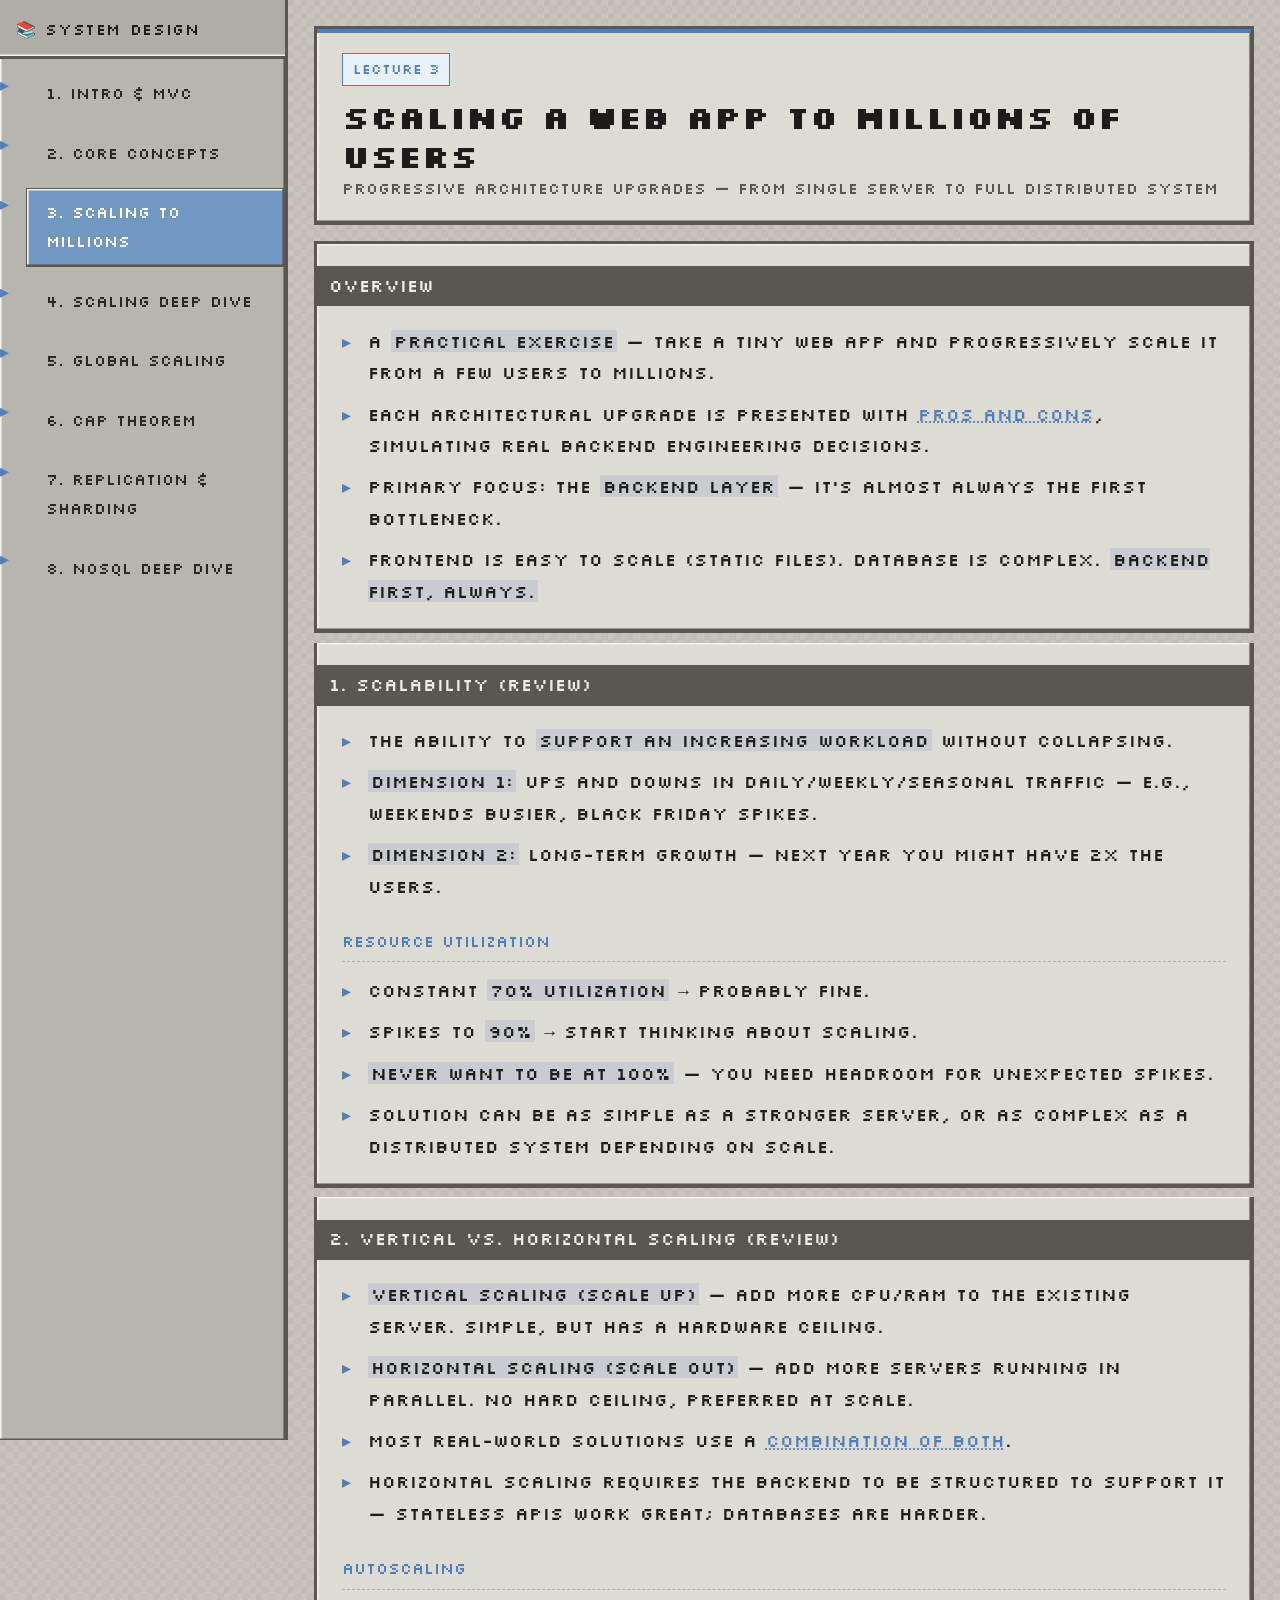
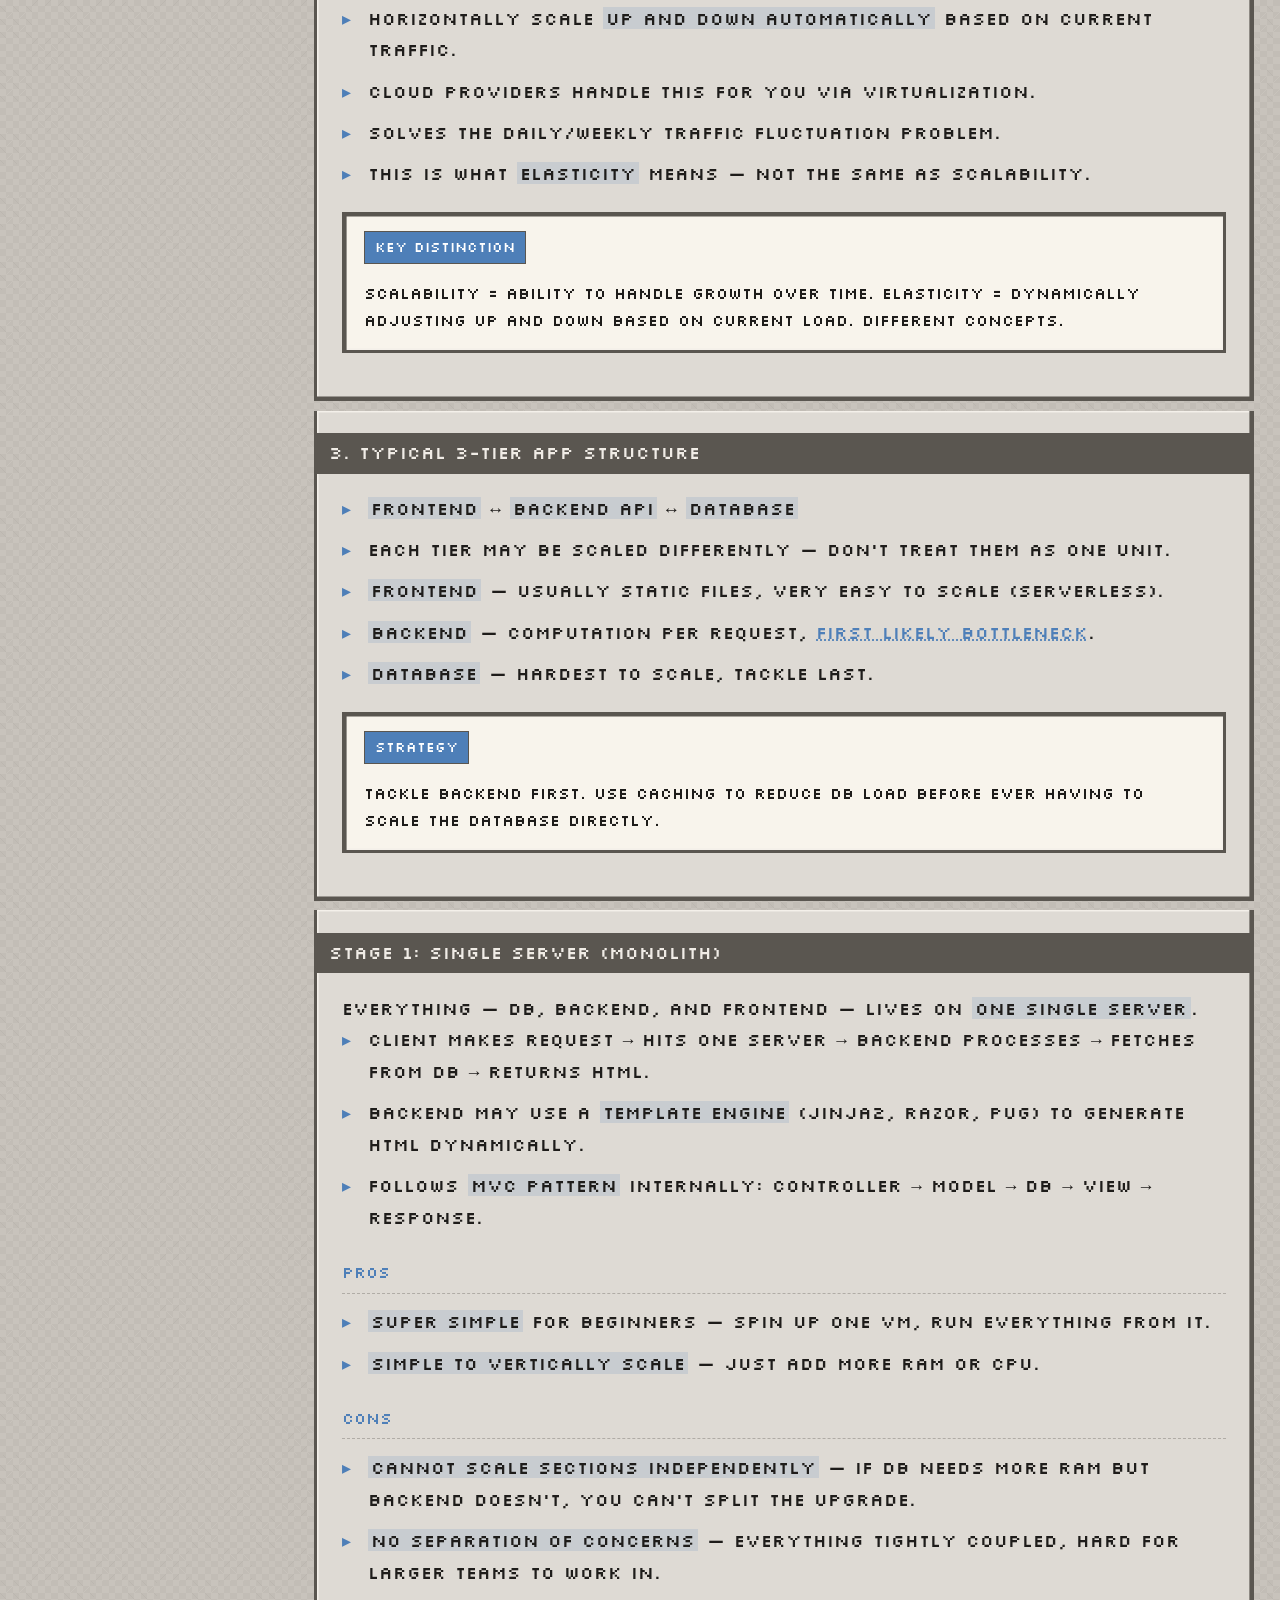
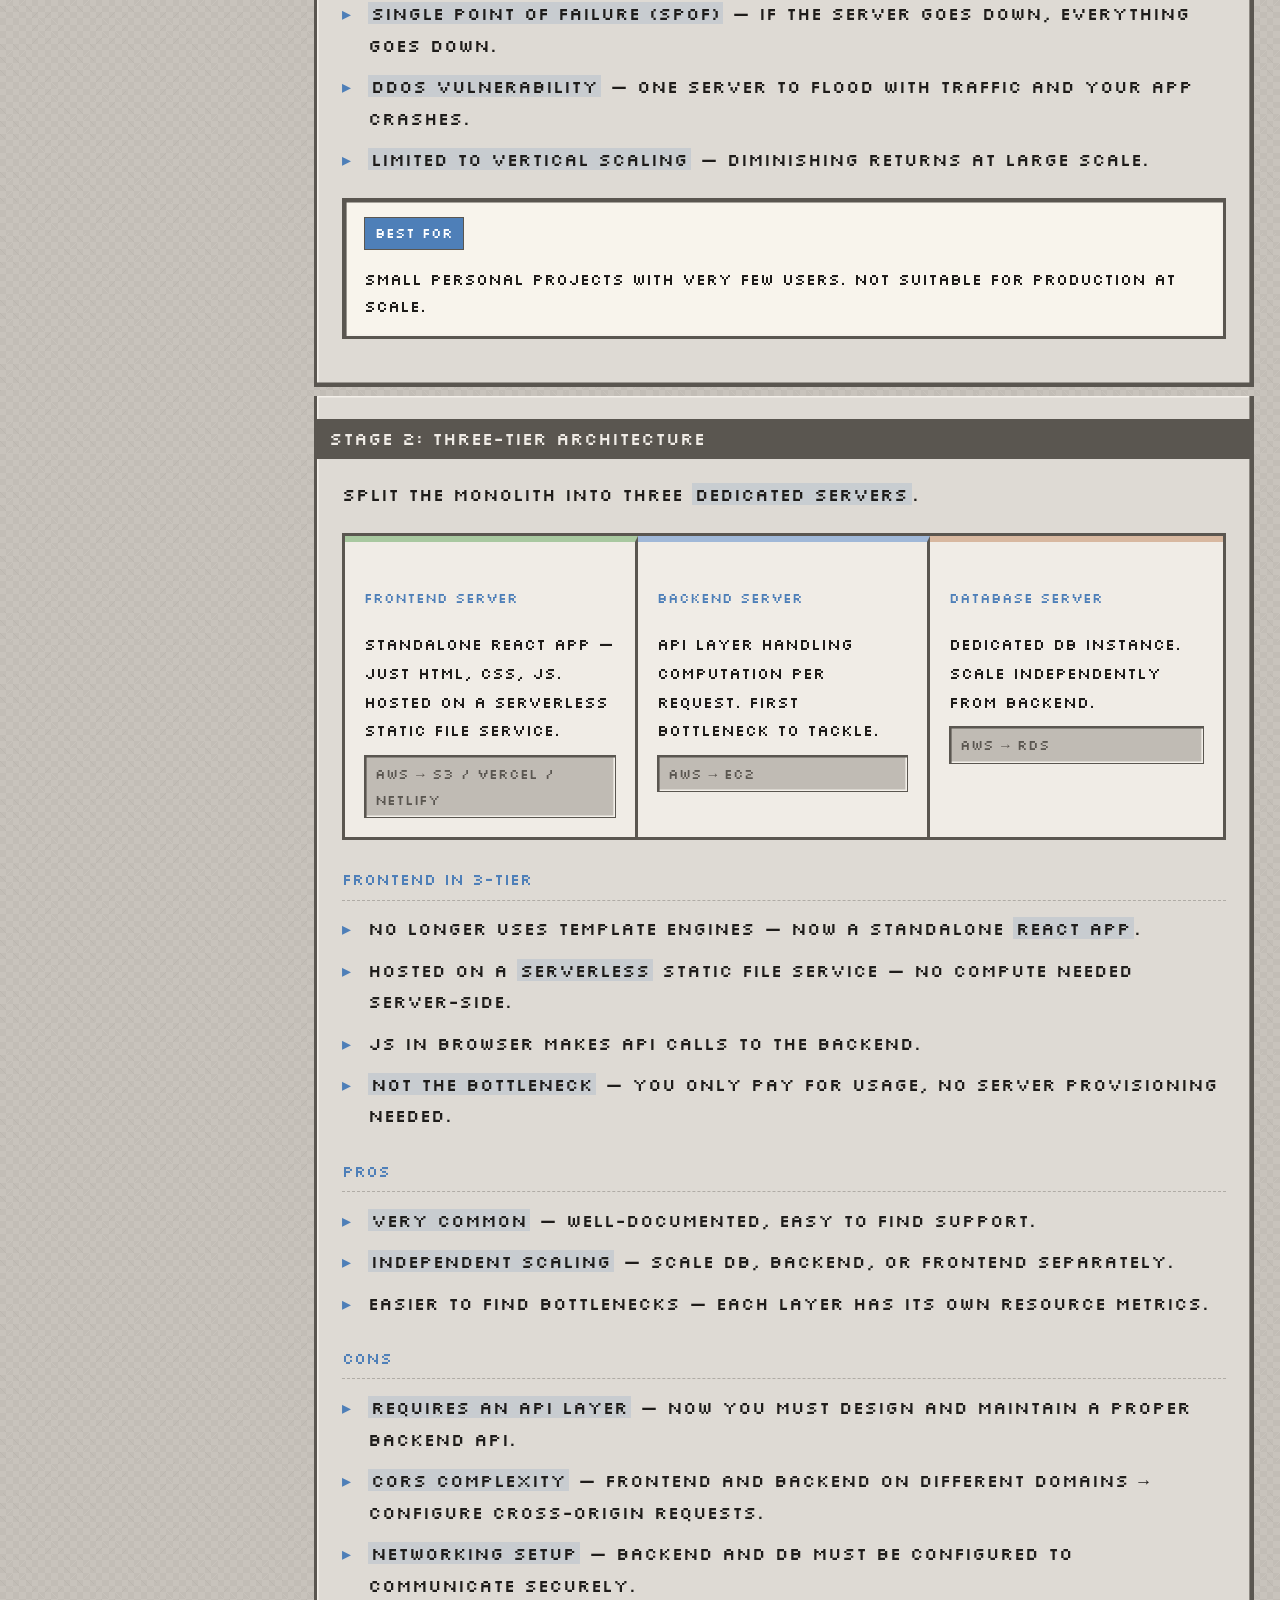
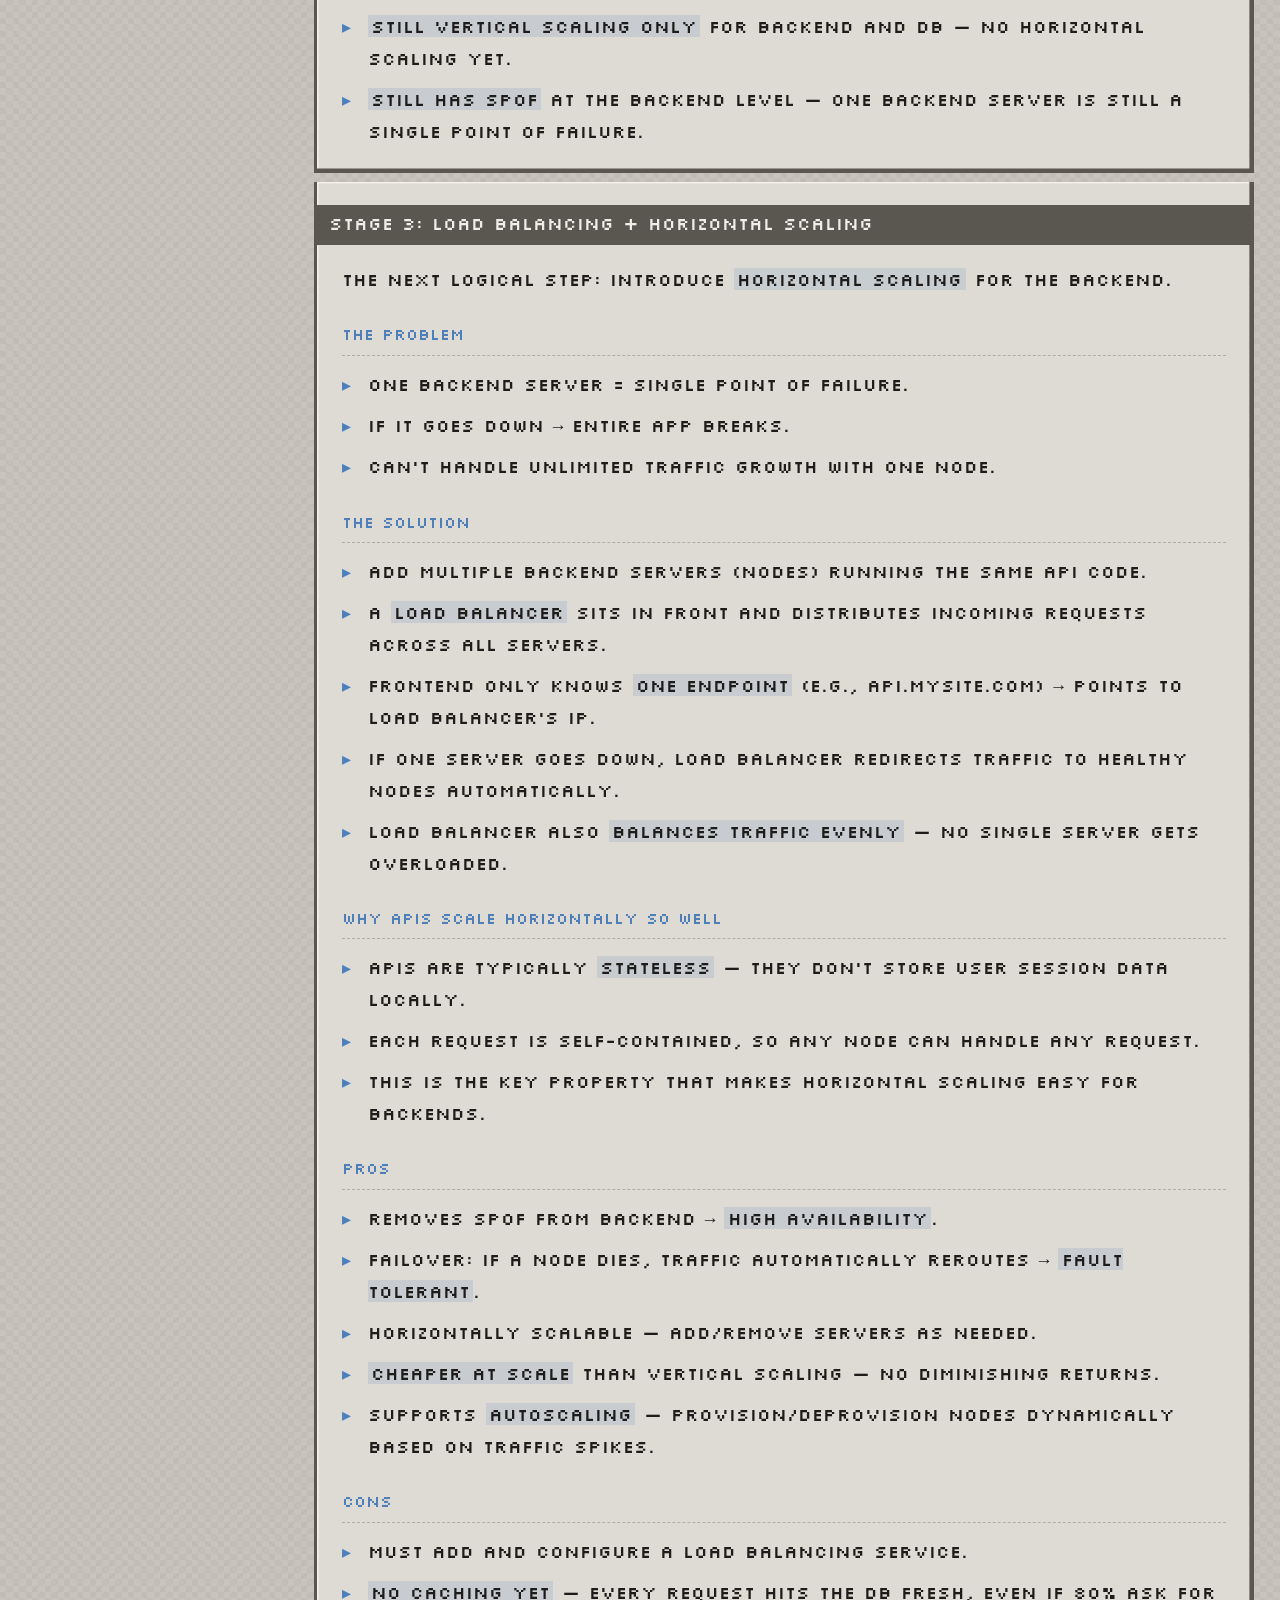
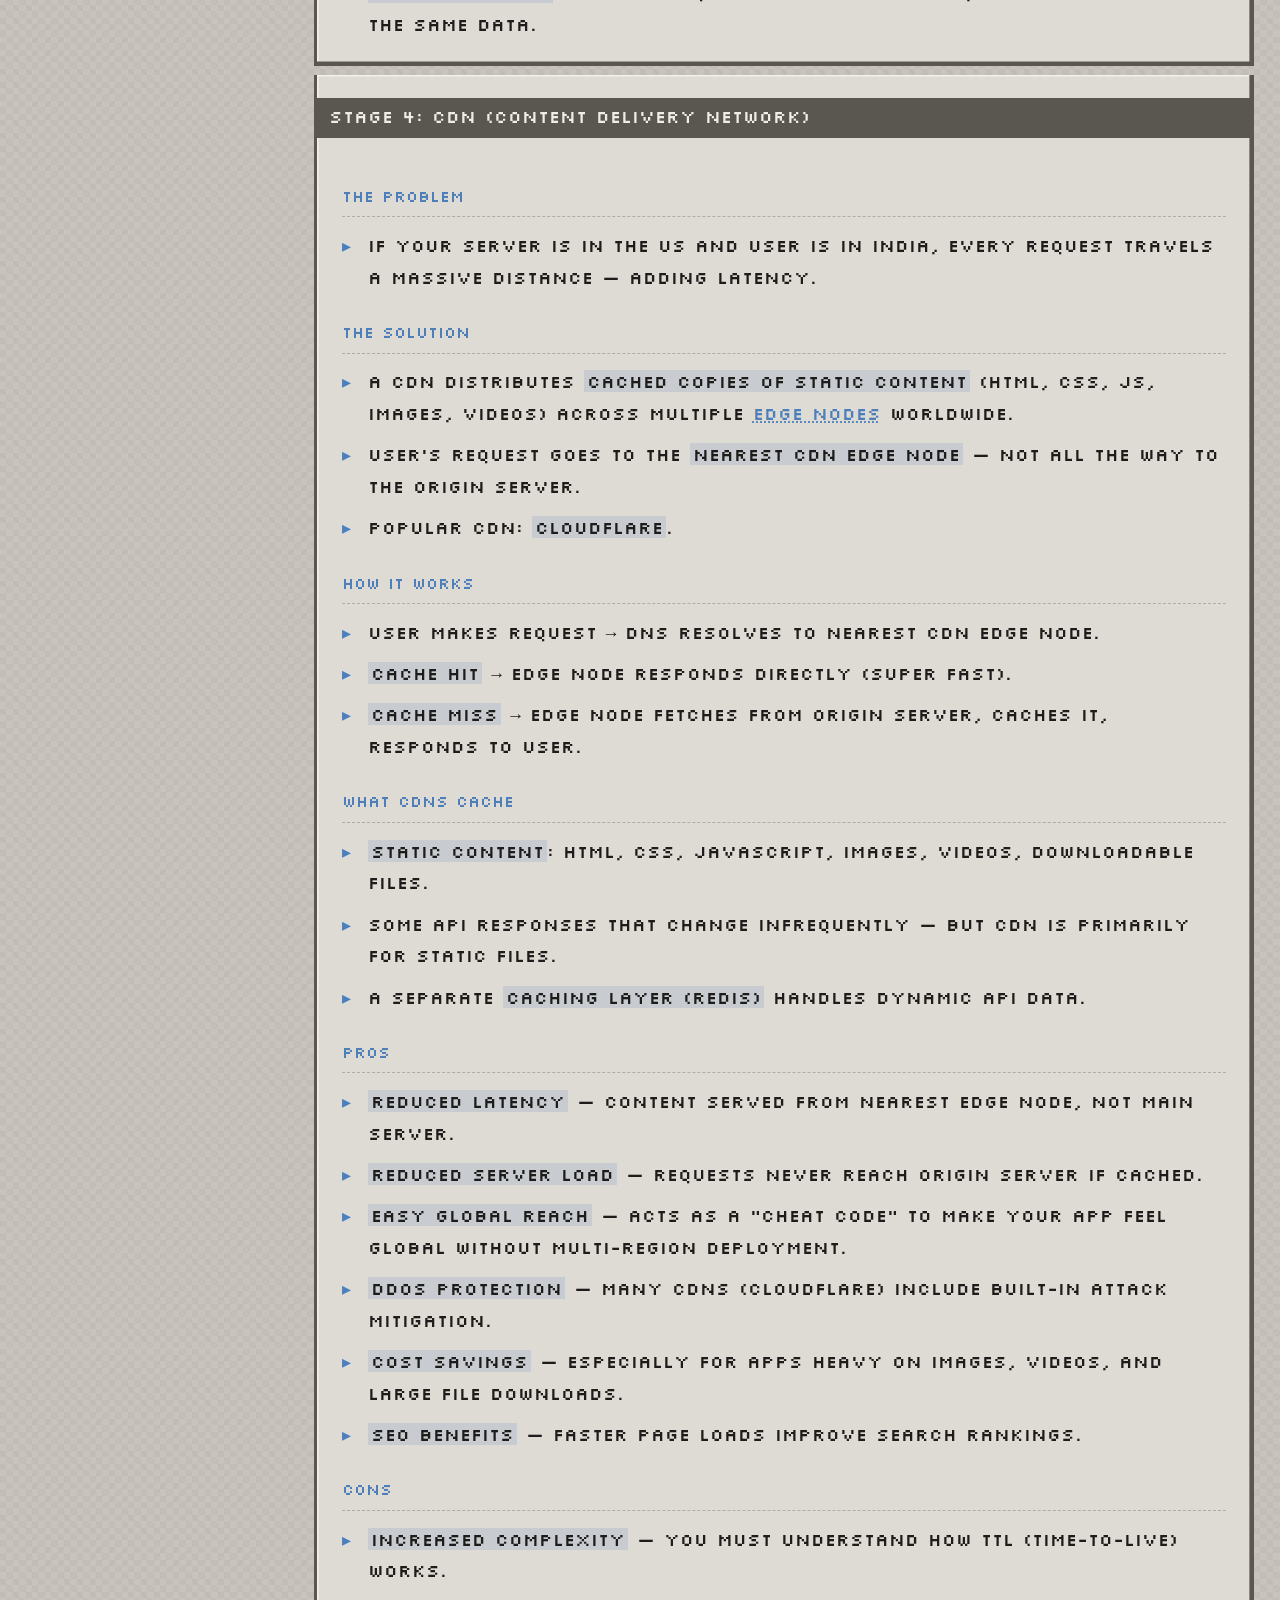
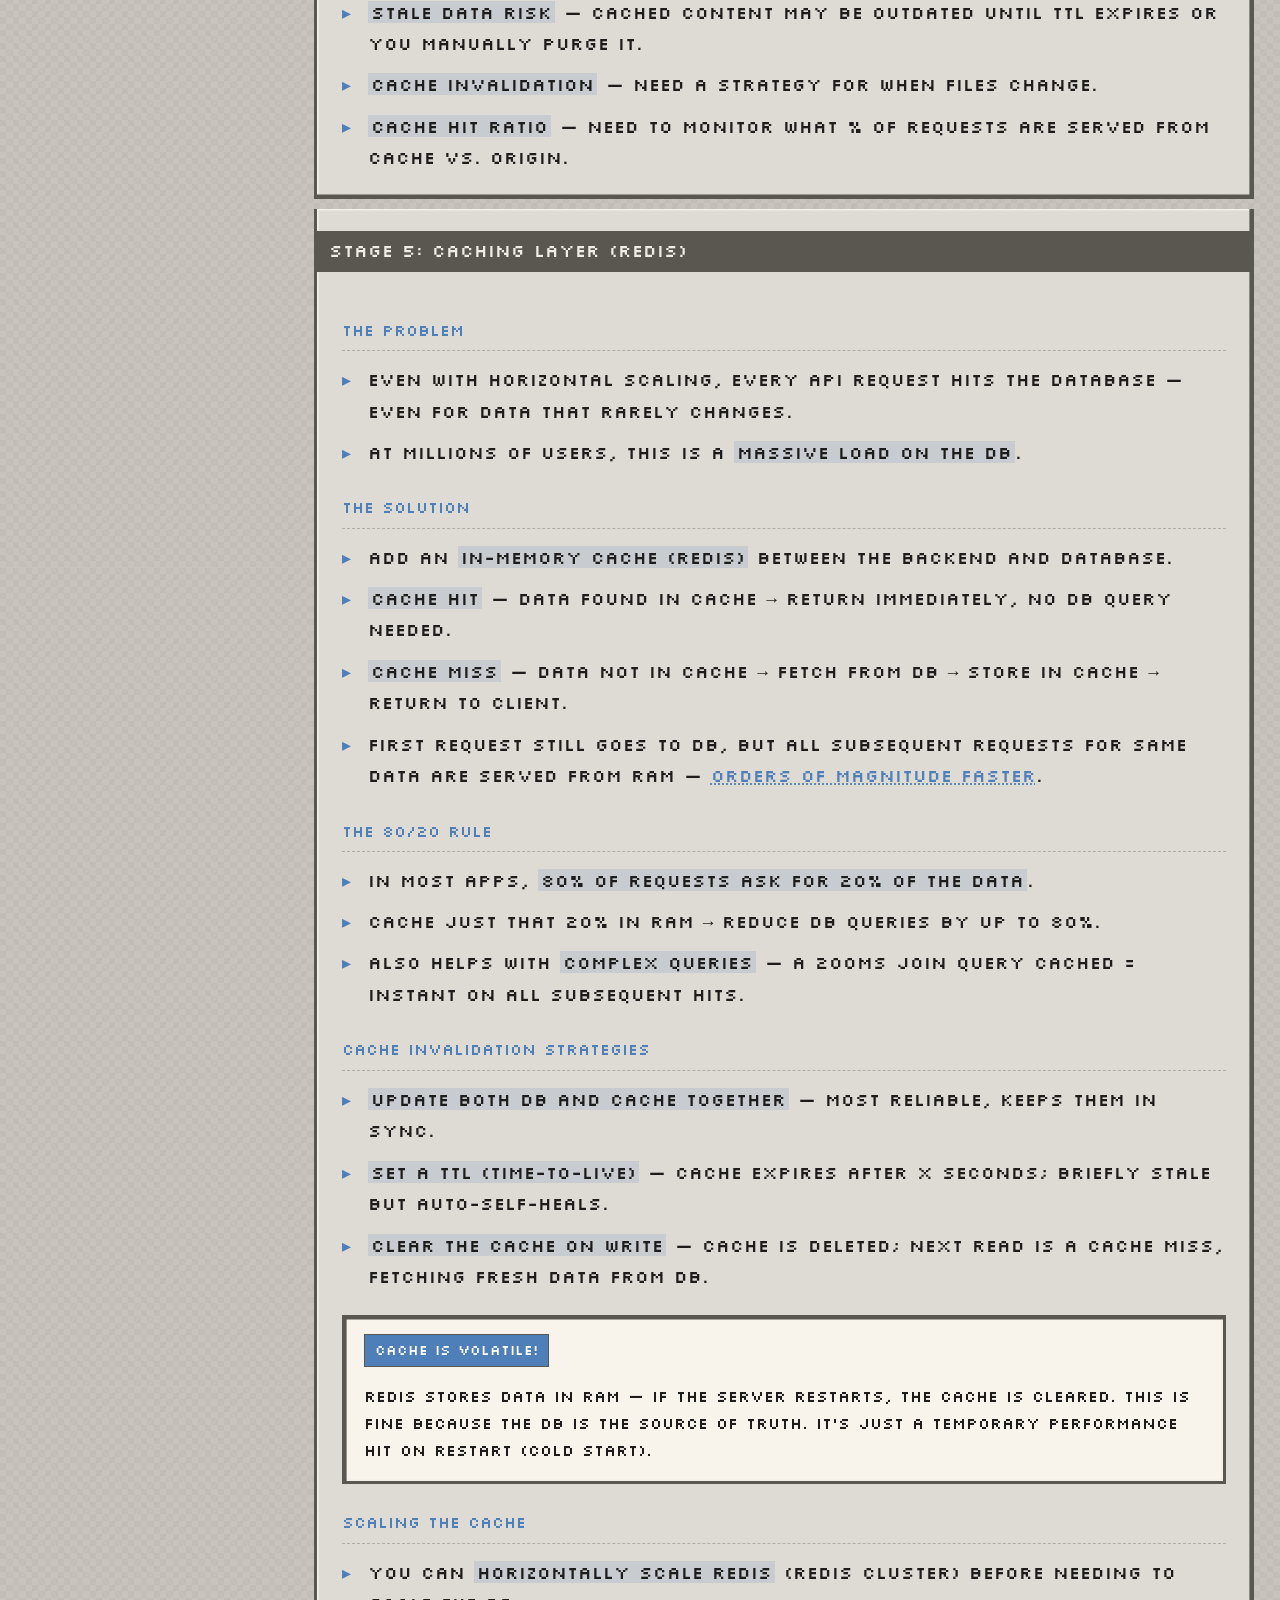
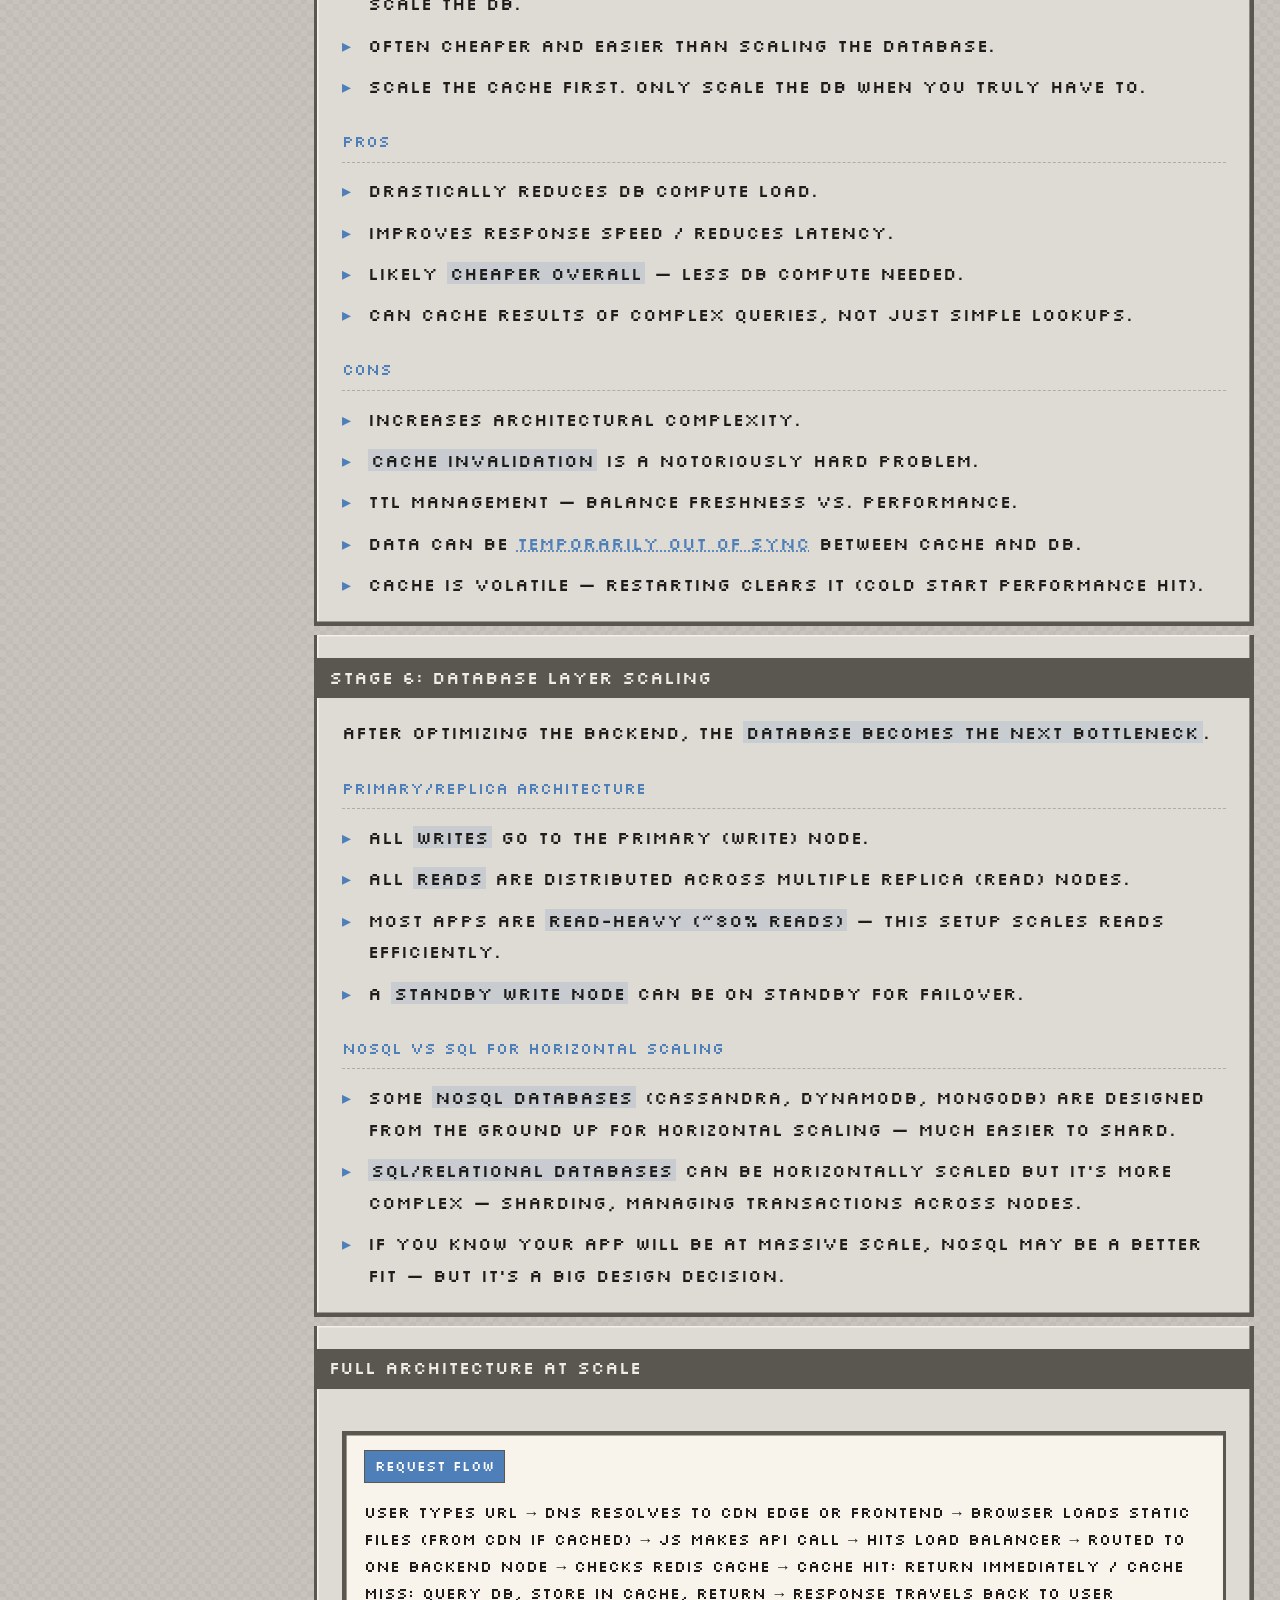
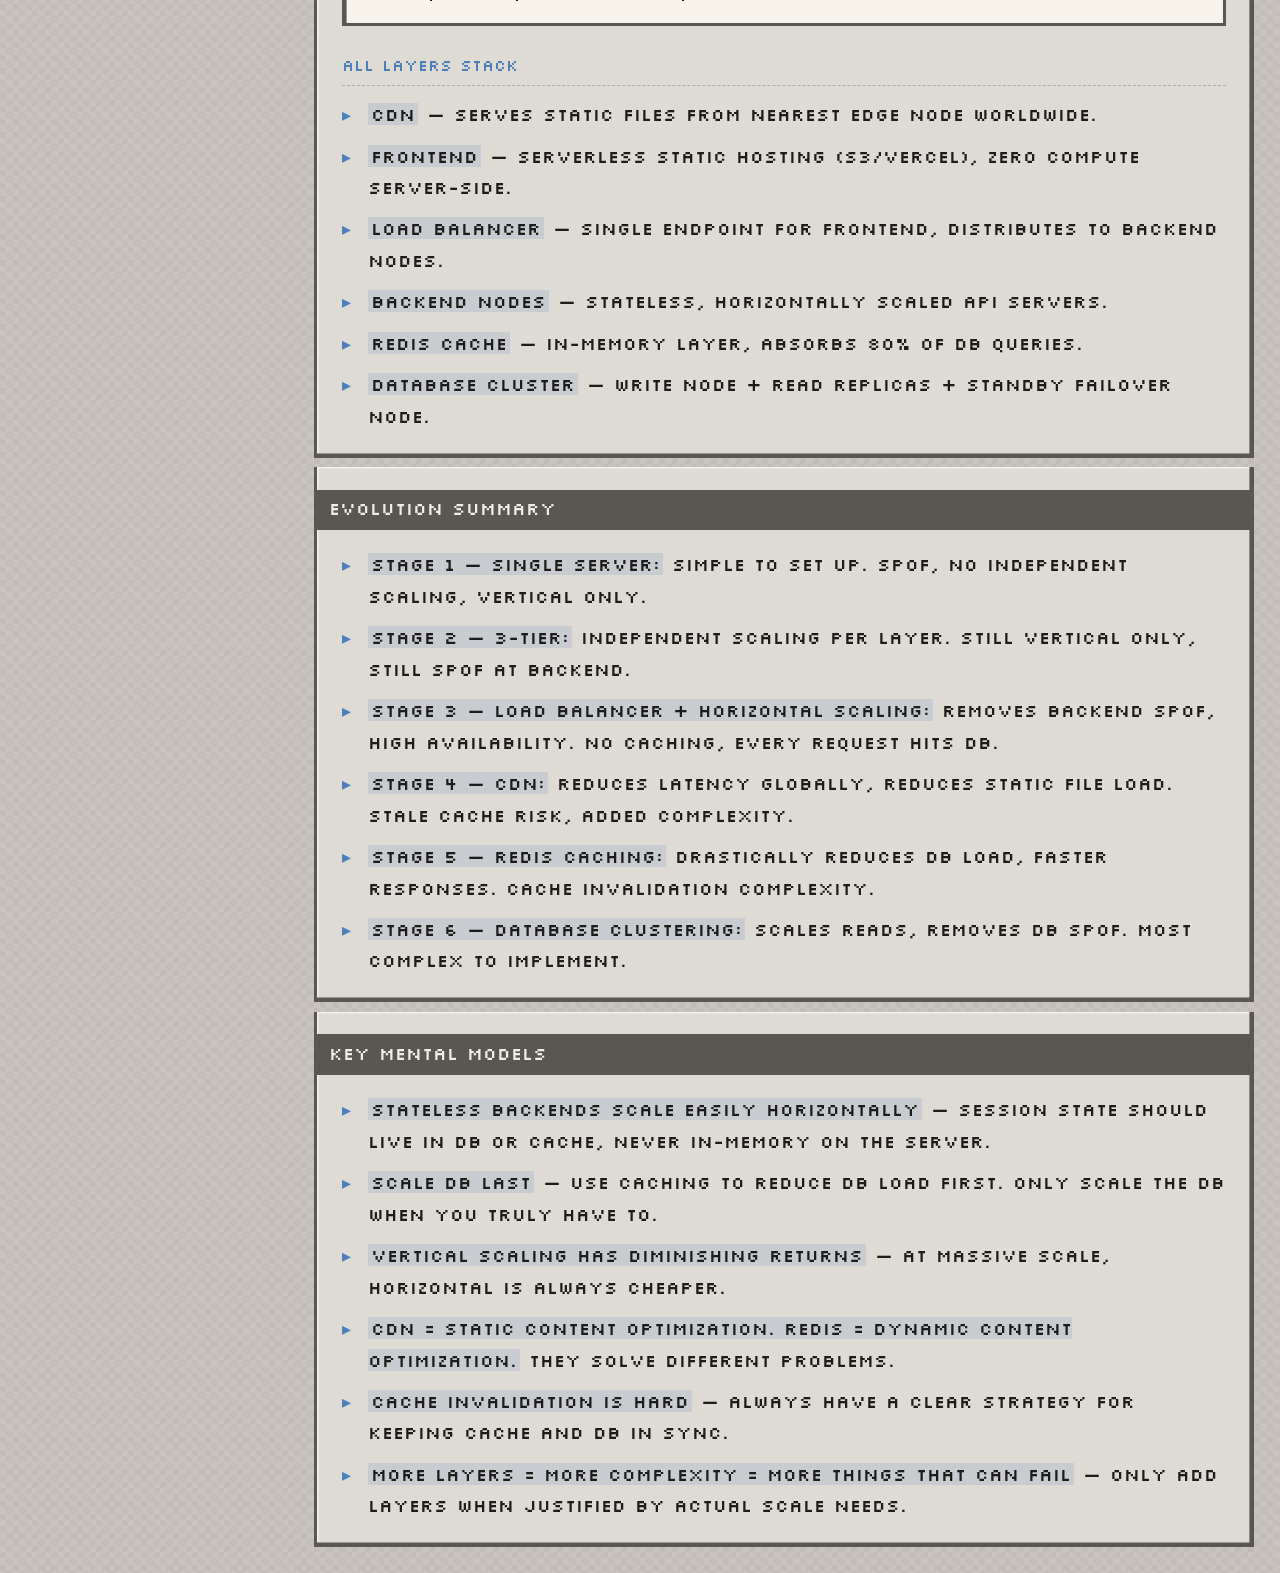
<file: pages/lec3.html>
<!doctype html>
<html lang="en">
  <head>
    <meta charset="UTF-8" />
    <meta name="viewport" content="width=device-width, initial-scale=1.0" />
    <title>Scaling a Web App to Millions of Users</title>
    <link rel="stylesheet" href="../style.css" />
  </head>
  <body>
    <div class="layout">
      <nav class="sidebar">
        <div class="sidebar-header">📚 System Design</div>
        <ul class="nav-links">
          <li><a href="lec1.html">1. Intro & MVC</a></li>
          <li><a href="lec2.html">2. Core Concepts</a></li>
          <li class="active"><a href="lec3.html">3. Scaling to Millions</a></li>
          <li><a href="lec4.html">4. Scaling Deep Dive</a></li>
          <li><a href="lec5.html">5. Global Scaling</a></li>
          <li><a href="lec6.html">6. CAP Theorem</a></li>
          <li><a href="lec7.html">7. Replication & Sharding</a></li>
          <li><a href="lec8.html">8. NoSQL Deep Dive</a></li>
        </ul>
      </nav>

      <div class="content-wrapper">
        <main class="content">
          <div class="topic-header">
            <span class="tag">Lecture 3</span>
            <h1>Scaling a Web App to Millions of Users</h1>
            <p class="subtitle">
              Progressive architecture upgrades — from single server to full
              distributed system
            </p>
          </div>

          <section>
            <h2>Overview</h2>
            <ul>
              <li>
                A <strong>practical exercise</strong> — take a tiny web app and
                progressively scale it from a few users to millions.
              </li>
              <li>
                Each architectural upgrade is presented with
                <em>pros and cons</em>, simulating real backend engineering
                decisions.
              </li>
              <li>
                Primary focus: the <strong>backend layer</strong> — it's almost
                always the first bottleneck.
              </li>
              <li>
                Frontend is easy to scale (static files). Database is complex.
                <strong>Backend first, always.</strong>
              </li>
            </ul>
          </section>

          <section>
            <h2>1. Scalability (Review)</h2>
            <ul>
              <li>
                The ability to
                <strong>support an increasing workload</strong> without
                collapsing.
              </li>
              <li>
                <strong>Dimension 1:</strong> ups and downs in
                daily/weekly/seasonal traffic — e.g., weekends busier, Black
                Friday spikes.
              </li>
              <li>
                <strong>Dimension 2:</strong> long-term growth — next year you
                might have 2x the users.
              </li>
            </ul>

            <h3>Resource Utilization</h3>
            <ul>
              <li>
                Constant <strong>70% utilization</strong> → probably fine.
              </li>
              <li>
                Spikes to <strong>90%</strong> → start thinking about scaling.
              </li>
              <li>
                <strong>Never want to be at 100%</strong> — you need headroom
                for unexpected spikes.
              </li>
              <li>
                Solution can be as simple as a stronger server, or as complex as
                a distributed system depending on scale.
              </li>
            </ul>
          </section>

          <section>
            <h2>2. Vertical vs. Horizontal Scaling (Review)</h2>
            <ul>
              <li>
                <strong>Vertical Scaling (Scale Up)</strong> — add more CPU/RAM
                to the existing server. Simple, but has a hardware ceiling.
              </li>
              <li>
                <strong>Horizontal Scaling (Scale Out)</strong> — add more
                servers running in parallel. No hard ceiling, preferred at
                scale.
              </li>
              <li>
                Most real-world solutions use a <em>combination of both</em>.
              </li>
              <li>
                Horizontal scaling requires the backend to be structured to
                support it — stateless APIs work great; databases are harder.
              </li>
            </ul>

            <h3>Autoscaling</h3>
            <ul>
              <li>
                Horizontally scale
                <strong>up and down automatically</strong> based on current
                traffic.
              </li>
              <li>Cloud providers handle this for you via virtualization.</li>
              <li>Solves the daily/weekly traffic fluctuation problem.</li>
              <li>
                This is what <strong>elasticity</strong> means — not the same as
                scalability.
              </li>
            </ul>

            <div class="callout">
              <span class="callout-label">Key Distinction</span>
              Scalability = ability to handle growth over time. Elasticity =
              dynamically adjusting up AND down based on current load. Different
              concepts.
            </div>
          </section>

          <section>
            <h2>3. Typical 3-Tier App Structure</h2>
            <ul>
              <li>
                <strong>Frontend</strong> ↔ <strong>Backend API</strong> ↔
                <strong>Database</strong>
              </li>
              <li>
                Each tier may be scaled differently — don't treat them as one
                unit.
              </li>
              <li>
                <strong>Frontend</strong> — usually static files, very easy to
                scale (serverless).
              </li>
              <li>
                <strong>Backend</strong> — computation per request,
                <em>first likely bottleneck</em>.
              </li>
              <li>
                <strong>Database</strong> — hardest to scale, tackle last.
              </li>
            </ul>
            <div class="callout">
              <span class="callout-label">Strategy</span>
              Tackle backend first. Use caching to reduce DB load before ever
              having to scale the database directly.
            </div>
          </section>

          <section>
            <h2>Stage 1: Single Server (Monolith)</h2>
            <p>
              Everything — DB, backend, and frontend — lives on
              <strong>one single server</strong>.
            </p>
            <ul>
              <li>
                Client makes request → hits one server → backend processes →
                fetches from DB → returns HTML.
              </li>
              <li>
                Backend may use a <strong>template engine</strong> (Jinja2,
                Razor, Pug) to generate HTML dynamically.
              </li>
              <li>
                Follows <strong>MVC pattern</strong> internally: Controller →
                Model → DB → View → Response.
              </li>
            </ul>

            <h3>Pros</h3>
            <ul>
              <li>
                <strong>Super simple</strong> for beginners — spin up one VM,
                run everything from it.
              </li>
              <li>
                <strong>Simple to vertically scale</strong> — just add more RAM
                or CPU.
              </li>
            </ul>

            <h3>Cons</h3>
            <ul>
              <li>
                <strong>Cannot scale sections independently</strong> — if DB
                needs more RAM but backend doesn't, you can't split the upgrade.
              </li>
              <li>
                <strong>No separation of concerns</strong> — everything tightly
                coupled, hard for larger teams to work in.
              </li>
              <li>
                <strong>Single Point of Failure (SPOF)</strong> — if the server
                goes down, EVERYTHING goes down.
              </li>
              <li>
                <strong>DDoS vulnerability</strong> — one server to flood with
                traffic and your app crashes.
              </li>
              <li>
                <strong>Limited to vertical scaling</strong> — diminishing
                returns at large scale.
              </li>
            </ul>

            <div class="callout">
              <span class="callout-label">Best For</span>
              Small personal projects with very few users. Not suitable for
              production at scale.
            </div>
          </section>

          <section>
            <h2>Stage 2: Three-Tier Architecture</h2>
            <p>
              Split the monolith into three <strong>dedicated servers</strong>.
            </p>

            <div class="tier-grid">
              <div class="tier-card">
                <h3>Frontend Server</h3>
                <p>
                  Standalone React app — just HTML, CSS, JS. Hosted on a
                  serverless static file service.
                </p>
                <p class="example">AWS → S3 / Vercel / Netlify</p>
              </div>
              <div class="tier-card">
                <h3>Backend Server</h3>
                <p>
                  API layer handling computation per request. First bottleneck
                  to tackle.
                </p>
                <p class="example">AWS → EC2</p>
              </div>
              <div class="tier-card">
                <h3>Database Server</h3>
                <p>Dedicated DB instance. Scale independently from backend.</p>
                <p class="example">AWS → RDS</p>
              </div>
            </div>

            <h3>Frontend in 3-Tier</h3>
            <ul>
              <li>
                No longer uses template engines — now a standalone
                <strong>React app</strong>.
              </li>
              <li>
                Hosted on a <strong>serverless</strong> static file service — no
                compute needed server-side.
              </li>
              <li>JS in browser makes API calls to the backend.</li>
              <li>
                <strong>Not the bottleneck</strong> — you only pay for usage, no
                server provisioning needed.
              </li>
            </ul>

            <h3>Pros</h3>
            <ul>
              <li>
                <strong>Very common</strong> — well-documented, easy to find
                support.
              </li>
              <li>
                <strong>Independent scaling</strong> — scale DB, backend, or
                frontend separately.
              </li>
              <li>
                Easier to find bottlenecks — each layer has its own resource
                metrics.
              </li>
            </ul>

            <h3>Cons</h3>
            <ul>
              <li>
                <strong>Requires an API layer</strong> — now you must design and
                maintain a proper backend API.
              </li>
              <li>
                <strong>CORS complexity</strong> — frontend and backend on
                different domains → configure cross-origin requests.
              </li>
              <li>
                <strong>Networking setup</strong> — backend and DB must be
                configured to communicate securely.
              </li>
              <li>
                <strong>Still vertical scaling only</strong> for backend and DB
                — no horizontal scaling yet.
              </li>
              <li>
                <strong>Still has SPOF</strong> at the backend level — one
                backend server is still a single point of failure.
              </li>
            </ul>
          </section>

          <section>
            <h2>Stage 3: Load Balancing + Horizontal Scaling</h2>
            <p>
              The next logical step: introduce
              <strong>horizontal scaling</strong> for the backend.
            </p>

            <h3>The Problem</h3>
            <ul>
              <li>One backend server = single point of failure.</li>
              <li>If it goes down → entire app breaks.</li>
              <li>Can't handle unlimited traffic growth with one node.</li>
            </ul>

            <h3>The Solution</h3>
            <ul>
              <li>
                Add multiple backend servers (nodes) running the same API code.
              </li>
              <li>
                A <strong>Load Balancer</strong> sits in front and distributes
                incoming requests across all servers.
              </li>
              <li>
                Frontend only knows <strong>one endpoint</strong> (e.g.,
                api.mysite.com) → points to load balancer's IP.
              </li>
              <li>
                If one server goes down, load balancer redirects traffic to
                healthy nodes automatically.
              </li>
              <li>
                Load balancer also <strong>balances traffic evenly</strong> — no
                single server gets overloaded.
              </li>
            </ul>

            <h3>Why APIs Scale Horizontally So Well</h3>
            <ul>
              <li>
                APIs are typically <strong>stateless</strong> — they don't store
                user session data locally.
              </li>
              <li>
                Each request is self-contained, so any node can handle any
                request.
              </li>
              <li>
                This is the key property that makes horizontal scaling easy for
                backends.
              </li>
            </ul>

            <h3>Pros</h3>
            <ul>
              <li>
                Removes SPOF from backend → <strong>High Availability</strong>.
              </li>
              <li>
                Failover: if a node dies, traffic automatically reroutes →
                <strong>Fault Tolerant</strong>.
              </li>
              <li>Horizontally scalable — add/remove servers as needed.</li>
              <li>
                <strong>Cheaper at scale</strong> than vertical scaling — no
                diminishing returns.
              </li>
              <li>
                Supports <strong>autoscaling</strong> — provision/deprovision
                nodes dynamically based on traffic spikes.
              </li>
            </ul>

            <h3>Cons</h3>
            <ul>
              <li>Must add and configure a load balancing service.</li>
              <li>
                <strong>No caching yet</strong> — every request hits the DB
                fresh, even if 80% ask for the same data.
              </li>
            </ul>
          </section>

          <section>
            <h2>Stage 4: CDN (Content Delivery Network)</h2>

            <h3>The Problem</h3>
            <ul>
              <li>
                If your server is in the US and user is in India, every request
                travels a massive distance — adding latency.
              </li>
            </ul>

            <h3>The Solution</h3>
            <ul>
              <li>
                A CDN distributes
                <strong>cached copies of static content</strong> (HTML, CSS, JS,
                images, videos) across multiple <em>edge nodes</em> worldwide.
              </li>
              <li>
                User's request goes to the
                <strong>nearest CDN edge node</strong> — not all the way to the
                origin server.
              </li>
              <li>Popular CDN: <strong>Cloudflare</strong>.</li>
            </ul>

            <h3>How It Works</h3>
            <ul>
              <li>
                User makes request → DNS resolves to nearest CDN edge node.
              </li>
              <li>
                <strong>Cache hit</strong> → edge node responds directly (super
                fast).
              </li>
              <li>
                <strong>Cache miss</strong> → edge node fetches from origin
                server, caches it, responds to user.
              </li>
            </ul>

            <h3>What CDNs Cache</h3>
            <ul>
              <li>
                <strong>Static content</strong>: HTML, CSS, JavaScript, images,
                videos, downloadable files.
              </li>
              <li>
                Some API responses that change infrequently — but CDN is
                primarily for static files.
              </li>
              <li>
                A separate <strong>caching layer (Redis)</strong> handles
                dynamic API data.
              </li>
            </ul>

            <h3>Pros</h3>
            <ul>
              <li>
                <strong>Reduced latency</strong> — content served from nearest
                edge node, not main server.
              </li>
              <li>
                <strong>Reduced server load</strong> — requests never reach
                origin server if cached.
              </li>
              <li>
                <strong>Easy global reach</strong> — acts as a "cheat code" to
                make your app feel global without multi-region deployment.
              </li>
              <li>
                <strong>DDoS protection</strong> — many CDNs (Cloudflare)
                include built-in attack mitigation.
              </li>
              <li>
                <strong>Cost savings</strong> — especially for apps heavy on
                images, videos, and large file downloads.
              </li>
              <li>
                <strong>SEO benefits</strong> — faster page loads improve search
                rankings.
              </li>
            </ul>

            <h3>Cons</h3>
            <ul>
              <li>
                <strong>Increased complexity</strong> — you must understand how
                TTL (Time-To-Live) works.
              </li>
              <li>
                <strong>Stale data risk</strong> — cached content may be
                outdated until TTL expires or you manually purge it.
              </li>
              <li>
                <strong>Cache invalidation</strong> — need a strategy for when
                files change.
              </li>
              <li>
                <strong>Cache hit ratio</strong> — need to monitor what % of
                requests are served from cache vs. origin.
              </li>
            </ul>
          </section>

          <section>
            <h2>Stage 5: Caching Layer (Redis)</h2>

            <h3>The Problem</h3>
            <ul>
              <li>
                Even with horizontal scaling, every API request hits the
                database — even for data that rarely changes.
              </li>
              <li>
                At millions of users, this is a
                <strong>massive load on the DB</strong>.
              </li>
            </ul>

            <h3>The Solution</h3>
            <ul>
              <li>
                Add an <strong>in-memory cache (Redis)</strong> between the
                backend and database.
              </li>
              <li>
                <strong>Cache hit</strong> — data found in cache → return
                immediately, no DB query needed.
              </li>
              <li>
                <strong>Cache miss</strong> — data not in cache → fetch from DB
                → store in cache → return to client.
              </li>
              <li>
                First request still goes to DB, but all subsequent requests for
                same data are served from RAM —
                <em>orders of magnitude faster</em>.
              </li>
            </ul>

            <h3>The 80/20 Rule</h3>
            <ul>
              <li>
                In most apps,
                <strong>80% of requests ask for 20% of the data</strong>.
              </li>
              <li>
                Cache just that 20% in RAM → reduce DB queries by up to 80%.
              </li>
              <li>
                Also helps with <strong>complex queries</strong> — a 200ms JOIN
                query cached = instant on all subsequent hits.
              </li>
            </ul>

            <h3>Cache Invalidation Strategies</h3>
            <ul>
              <li>
                <strong>Update both DB and cache together</strong> — most
                reliable, keeps them in sync.
              </li>
              <li>
                <strong>Set a TTL (Time-To-Live)</strong> — cache expires after
                X seconds; briefly stale but auto-self-heals.
              </li>
              <li>
                <strong>Clear the cache on write</strong> — cache is deleted;
                next read is a cache miss, fetching fresh data from DB.
              </li>
            </ul>

            <div class="callout">
              <span class="callout-label">Cache is Volatile!</span>
              Redis stores data in RAM — if the server restarts, the cache is
              cleared. This is fine because the DB is the source of truth. It's
              just a temporary performance hit on restart (cold start).
            </div>

            <h3>Scaling the Cache</h3>
            <ul>
              <li>
                You can <strong>horizontally scale Redis</strong> (Redis
                Cluster) before needing to scale the DB.
              </li>
              <li>Often cheaper and easier than scaling the database.</li>
              <li>
                Scale the cache first. Only scale the DB when you truly have to.
              </li>
            </ul>

            <h3>Pros</h3>
            <ul>
              <li>Drastically reduces DB compute load.</li>
              <li>Improves response speed / reduces latency.</li>
              <li>
                Likely <strong>cheaper overall</strong> — less DB compute
                needed.
              </li>
              <li>
                Can cache results of complex queries, not just simple lookups.
              </li>
            </ul>

            <h3>Cons</h3>
            <ul>
              <li>Increases architectural complexity.</li>
              <li>
                <strong>Cache invalidation</strong> is a notoriously hard
                problem.
              </li>
              <li>TTL management — balance freshness vs. performance.</li>
              <li>
                Data can be <em>temporarily out of sync</em> between cache and
                DB.
              </li>
              <li>
                Cache is volatile — restarting clears it (cold start performance
                hit).
              </li>
            </ul>
          </section>

          <section>
            <h2>Stage 6: Database Layer Scaling</h2>
            <p>
              After optimizing the backend, the
              <strong>database becomes the next bottleneck</strong>.
            </p>

            <h3>Primary/Replica Architecture</h3>
            <ul>
              <li>
                All <strong>writes</strong> go to the primary (write) node.
              </li>
              <li>
                All <strong>reads</strong> are distributed across multiple
                replica (read) nodes.
              </li>
              <li>
                Most apps are <strong>read-heavy (~80% reads)</strong> — this
                setup scales reads efficiently.
              </li>
              <li>
                A <strong>standby write node</strong> can be on standby for
                failover.
              </li>
            </ul>

            <h3>NoSQL vs SQL for Horizontal Scaling</h3>
            <ul>
              <li>
                Some <strong>NoSQL databases</strong> (Cassandra, DynamoDB,
                MongoDB) are designed from the ground up for horizontal scaling
                — much easier to shard.
              </li>
              <li>
                <strong>SQL/relational databases</strong> can be horizontally
                scaled but it's more complex — sharding, managing transactions
                across nodes.
              </li>
              <li>
                If you know your app will be at massive scale, NoSQL may be a
                better fit — but it's a big design decision.
              </li>
            </ul>
          </section>

          <section>
            <h2>Full Architecture at Scale</h2>

            <div class="callout">
              <span class="callout-label">Request Flow</span>
              User types URL → DNS resolves to CDN edge or frontend → Browser
              loads static files (from CDN if cached) → JS makes API call → hits
              Load Balancer → routed to one Backend Node → checks Redis cache →
              Cache hit: return immediately / Cache miss: query DB, store in
              cache, return → response travels back to user
            </div>

            <h3>All Layers Stack</h3>
            <ul>
              <li>
                <strong>CDN</strong> — serves static files from nearest edge
                node worldwide.
              </li>
              <li>
                <strong>Frontend</strong> — serverless static hosting
                (S3/Vercel), zero compute server-side.
              </li>
              <li>
                <strong>Load Balancer</strong> — single endpoint for frontend,
                distributes to backend nodes.
              </li>
              <li>
                <strong>Backend Nodes</strong> — stateless, horizontally scaled
                API servers.
              </li>
              <li>
                <strong>Redis Cache</strong> — in-memory layer, absorbs 80% of
                DB queries.
              </li>
              <li>
                <strong>Database Cluster</strong> — write node + read replicas +
                standby failover node.
              </li>
            </ul>
          </section>

          <section>
            <h2>Evolution Summary</h2>
            <ul>
              <li>
                <strong>Stage 1 — Single Server:</strong> Simple to set up.
                SPOF, no independent scaling, vertical only.
              </li>
              <li>
                <strong>Stage 2 — 3-Tier:</strong> Independent scaling per
                layer. Still vertical only, still SPOF at backend.
              </li>
              <li>
                <strong>Stage 3 — Load Balancer + Horizontal Scaling:</strong>
                Removes backend SPOF, High Availability. No caching, every
                request hits DB.
              </li>
              <li>
                <strong>Stage 4 — CDN:</strong> Reduces latency globally,
                reduces static file load. Stale cache risk, added complexity.
              </li>
              <li>
                <strong>Stage 5 — Redis Caching:</strong> Drastically reduces DB
                load, faster responses. Cache invalidation complexity.
              </li>
              <li>
                <strong>Stage 6 — Database Clustering:</strong> Scales reads,
                removes DB SPOF. Most complex to implement.
              </li>
            </ul>
          </section>

          <section>
            <h2>Key Mental Models</h2>
            <ul>
              <li>
                <strong>Stateless backends scale easily horizontally</strong> —
                session state should live in DB or cache, never in-memory on the
                server.
              </li>
              <li>
                <strong>Scale DB last</strong> — use caching to reduce DB load
                first. Only scale the DB when you truly have to.
              </li>
              <li>
                <strong>Vertical scaling has diminishing returns</strong> — at
                massive scale, horizontal is always cheaper.
              </li>
              <li>
                <strong
                  >CDN = static content optimization. Redis = dynamic content
                  optimization.</strong
                >
                They solve different problems.
              </li>
              <li>
                <strong>Cache invalidation is hard</strong> — always have a
                clear strategy for keeping cache and DB in sync.
              </li>
              <li>
                <strong
                  >More layers = more complexity = more things that can
                  fail</strong
                >
                — only add layers when justified by actual scale needs.
              </li>
            </ul>
          </section>
        </main>
      </div>
    </div>
  </body>
</html>
</file>
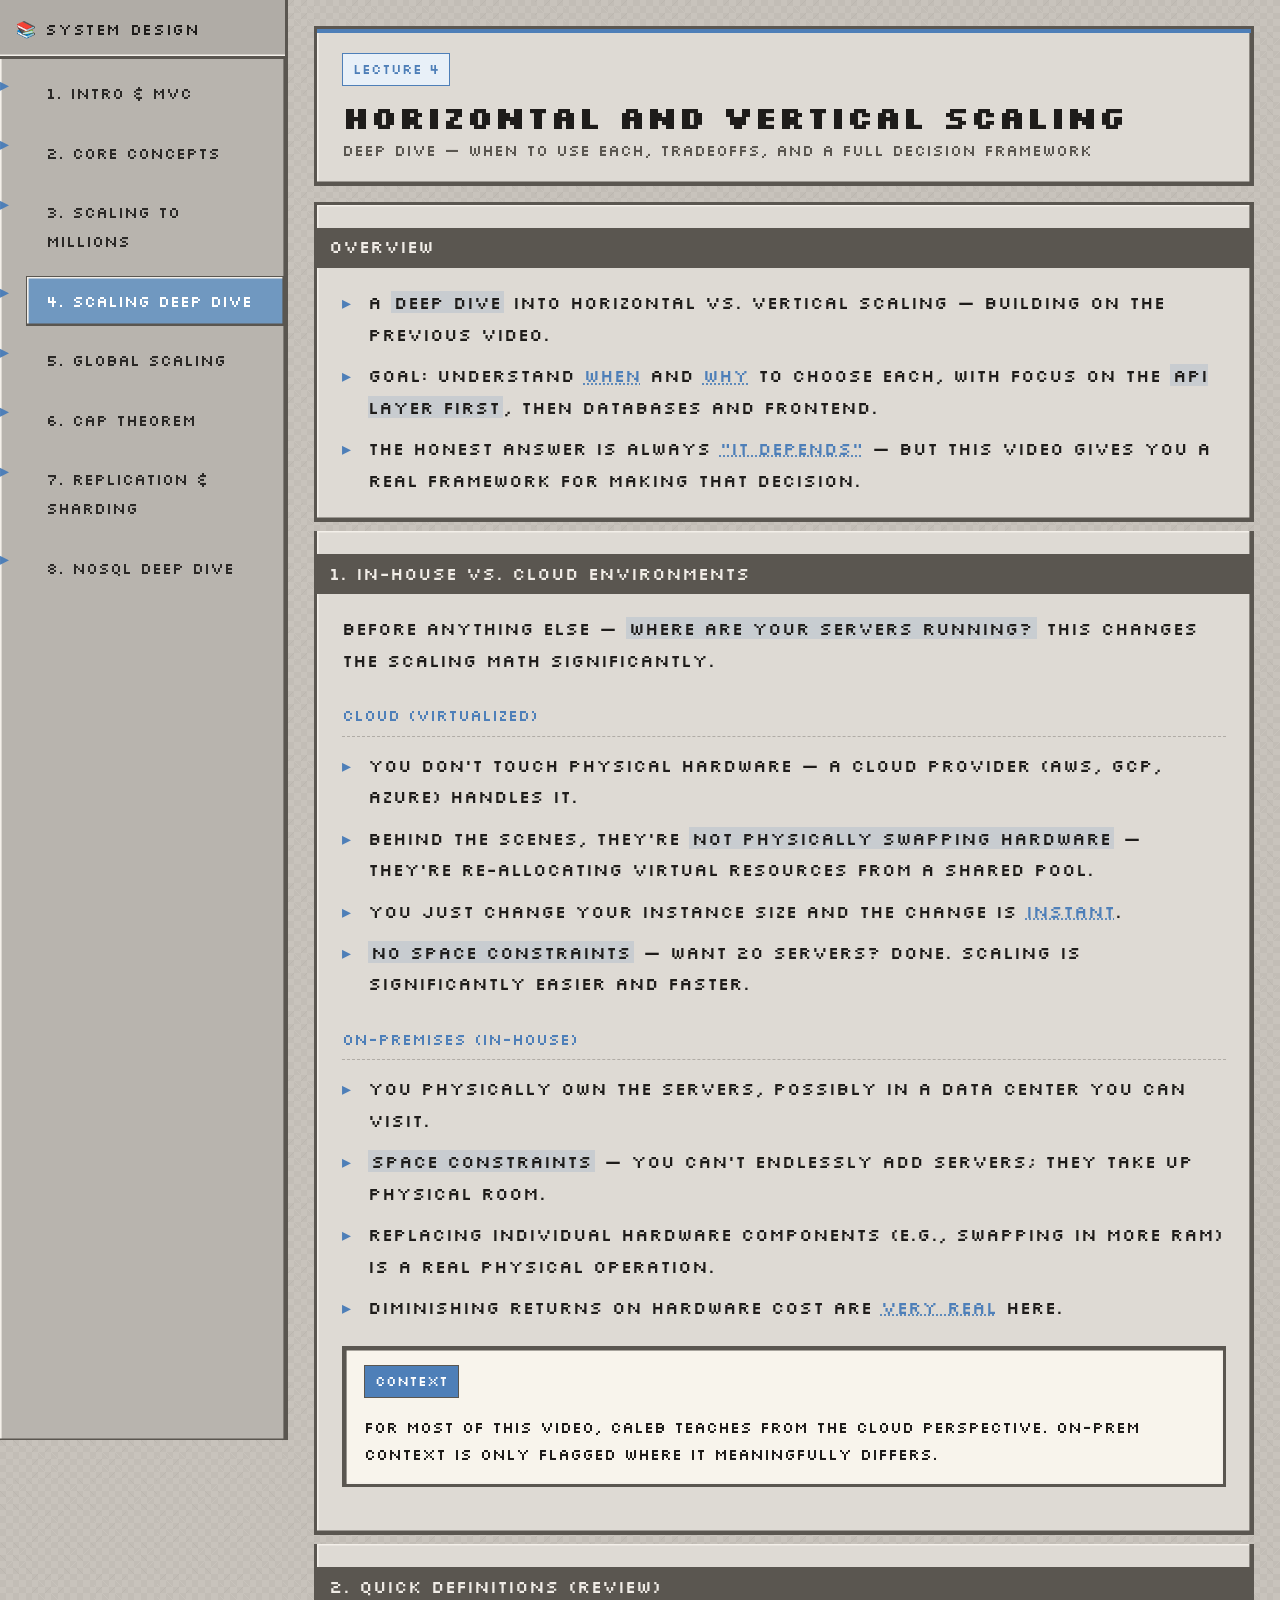
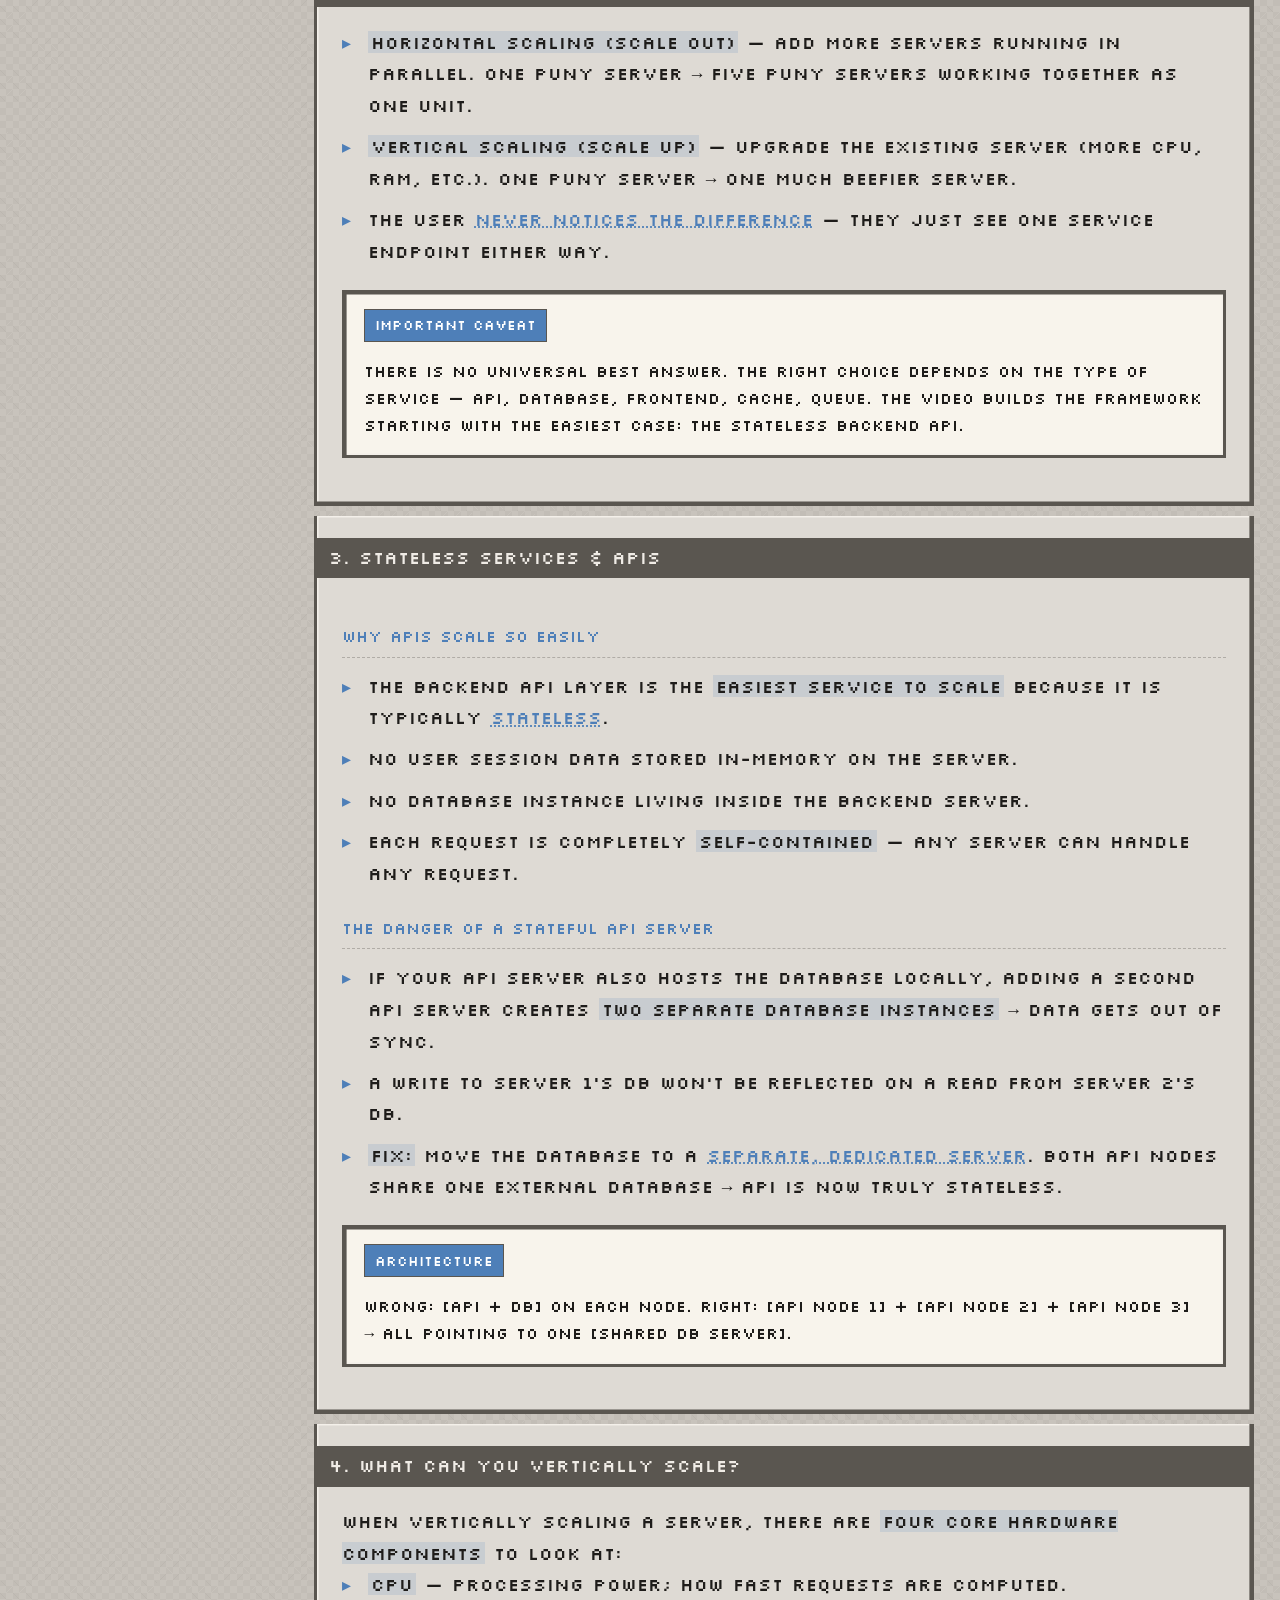
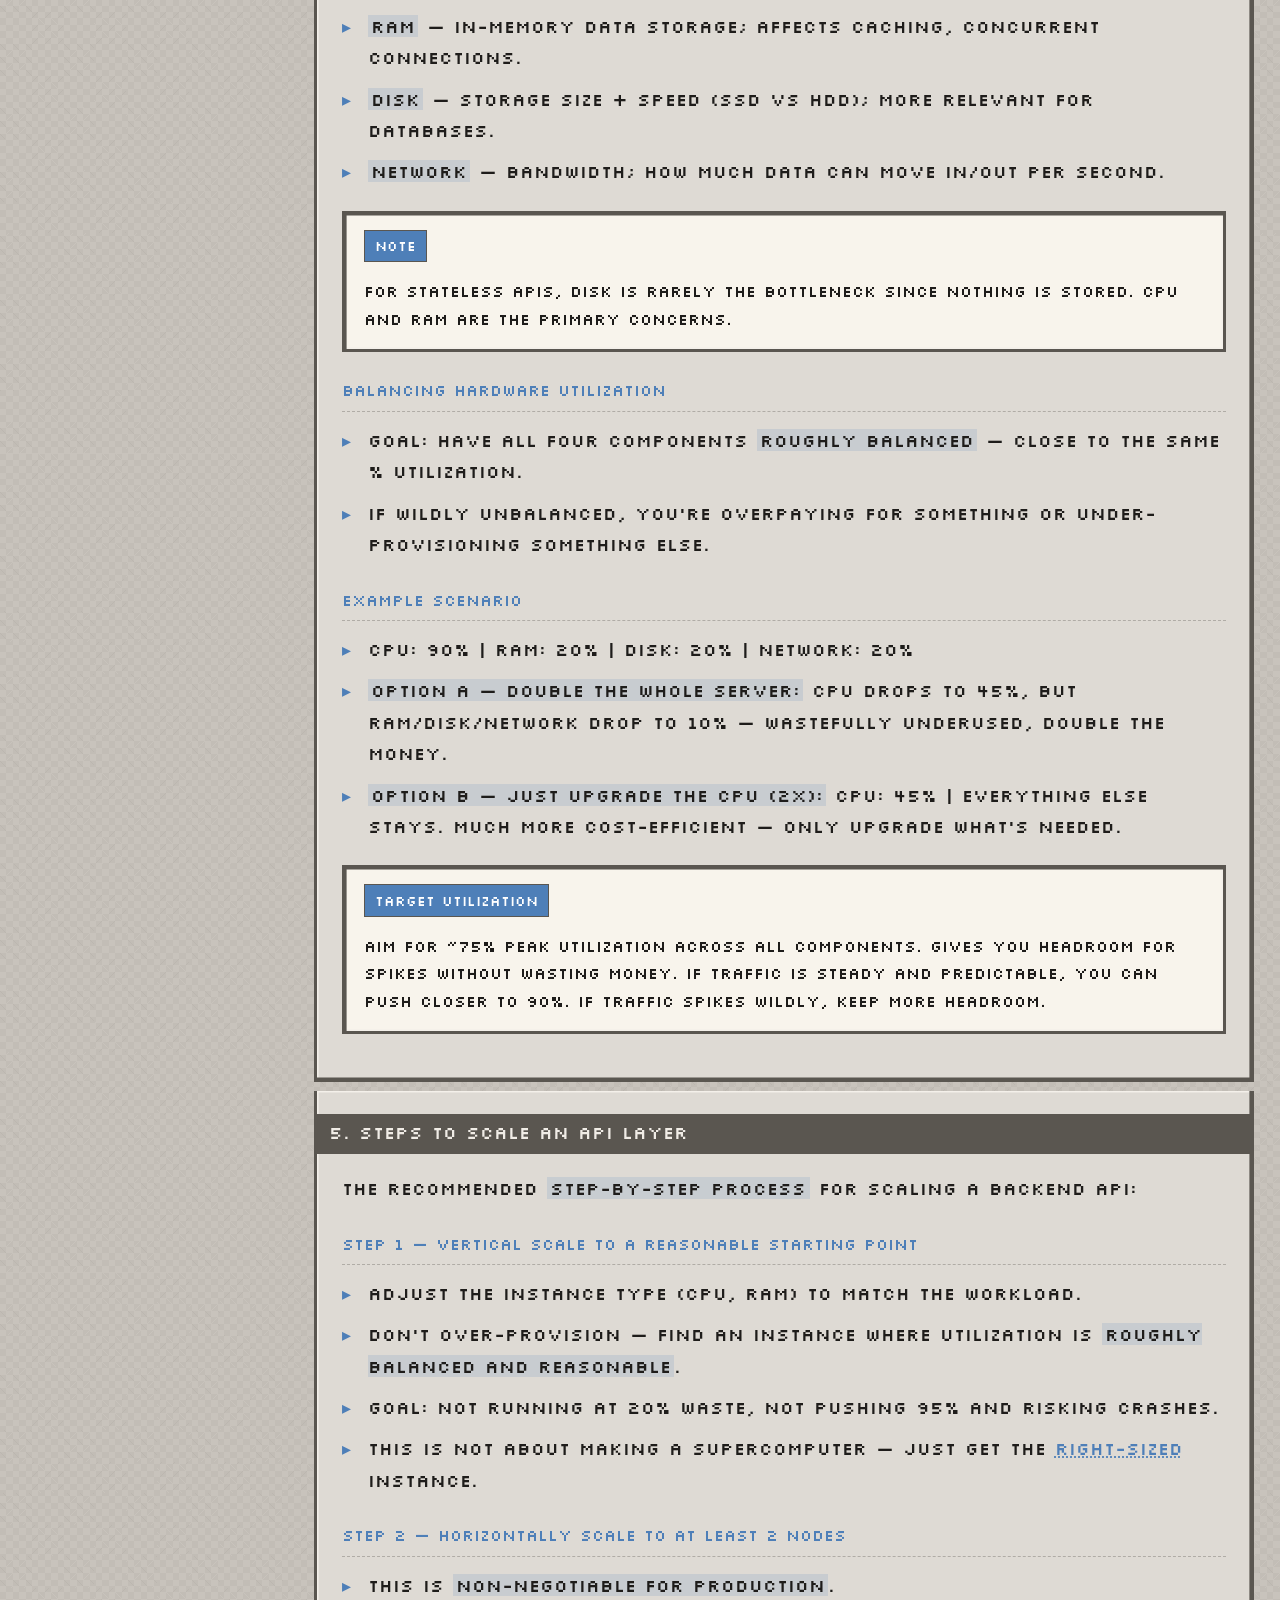
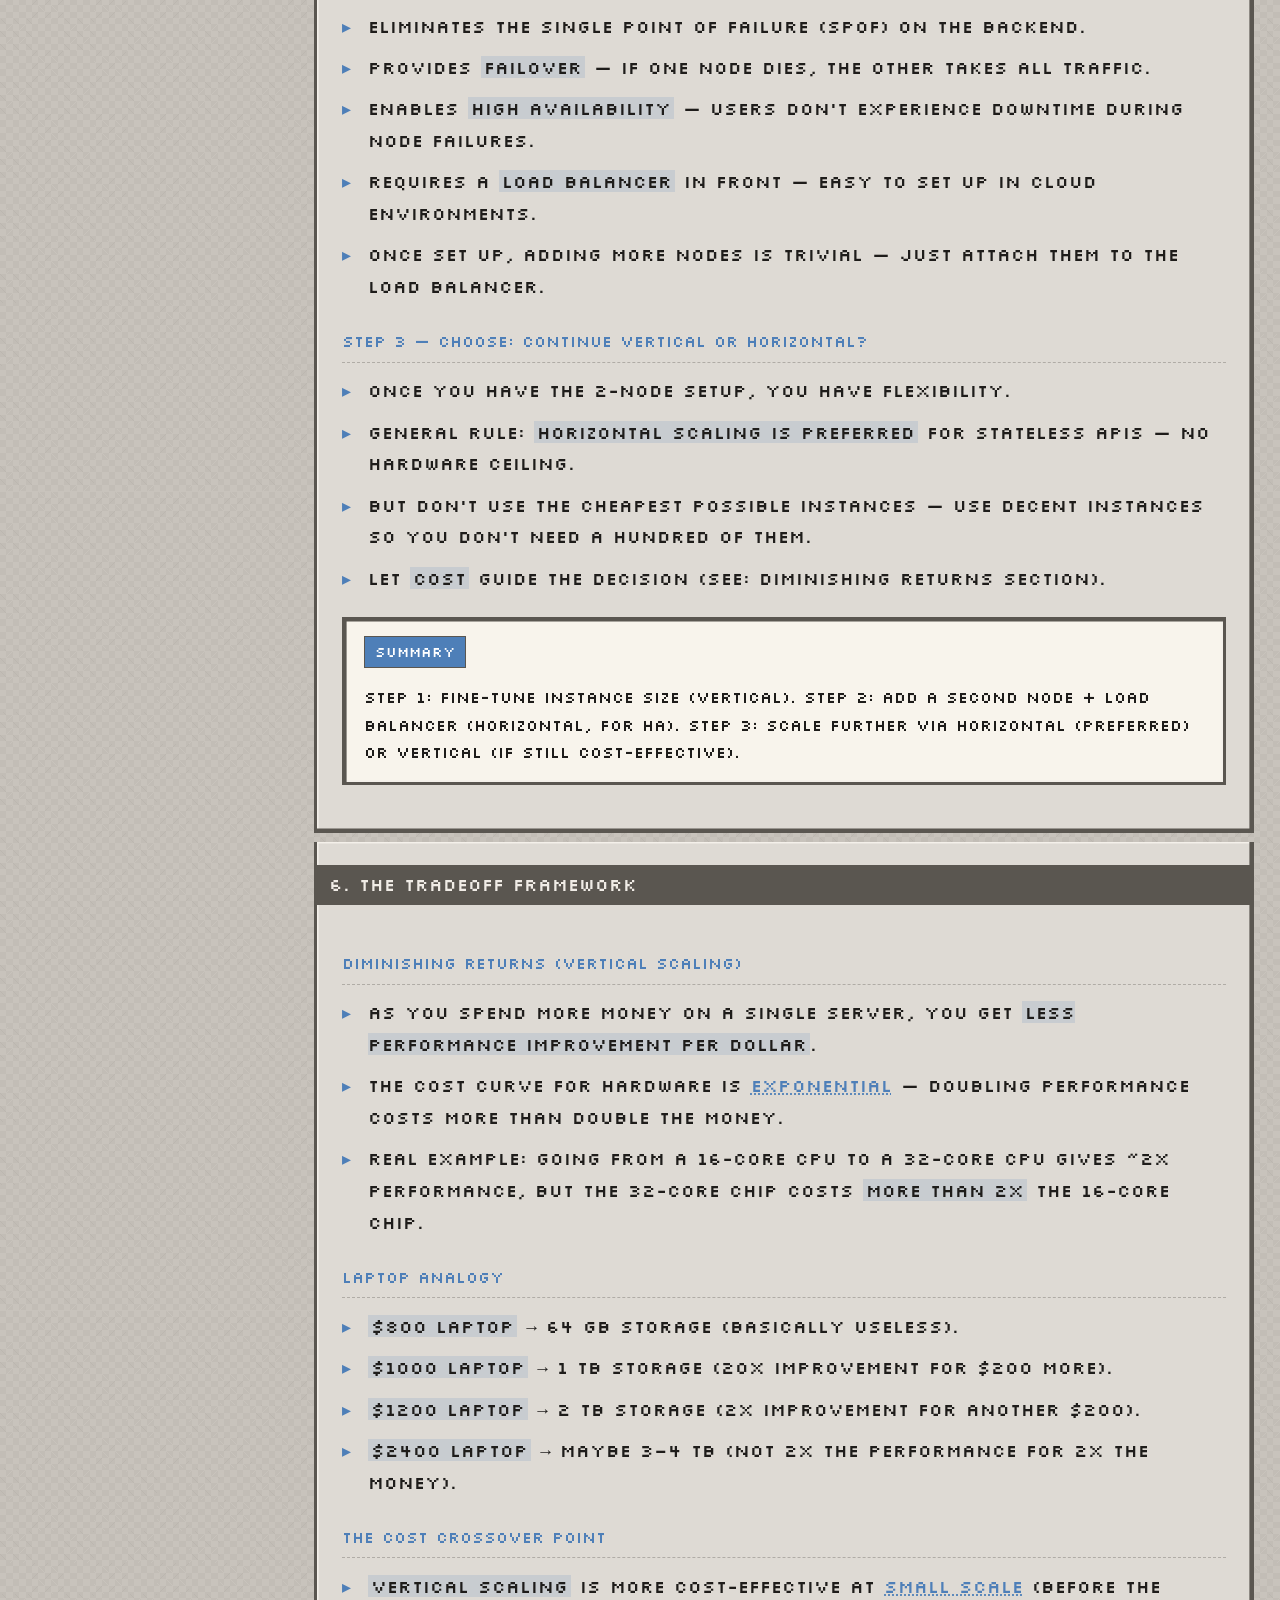
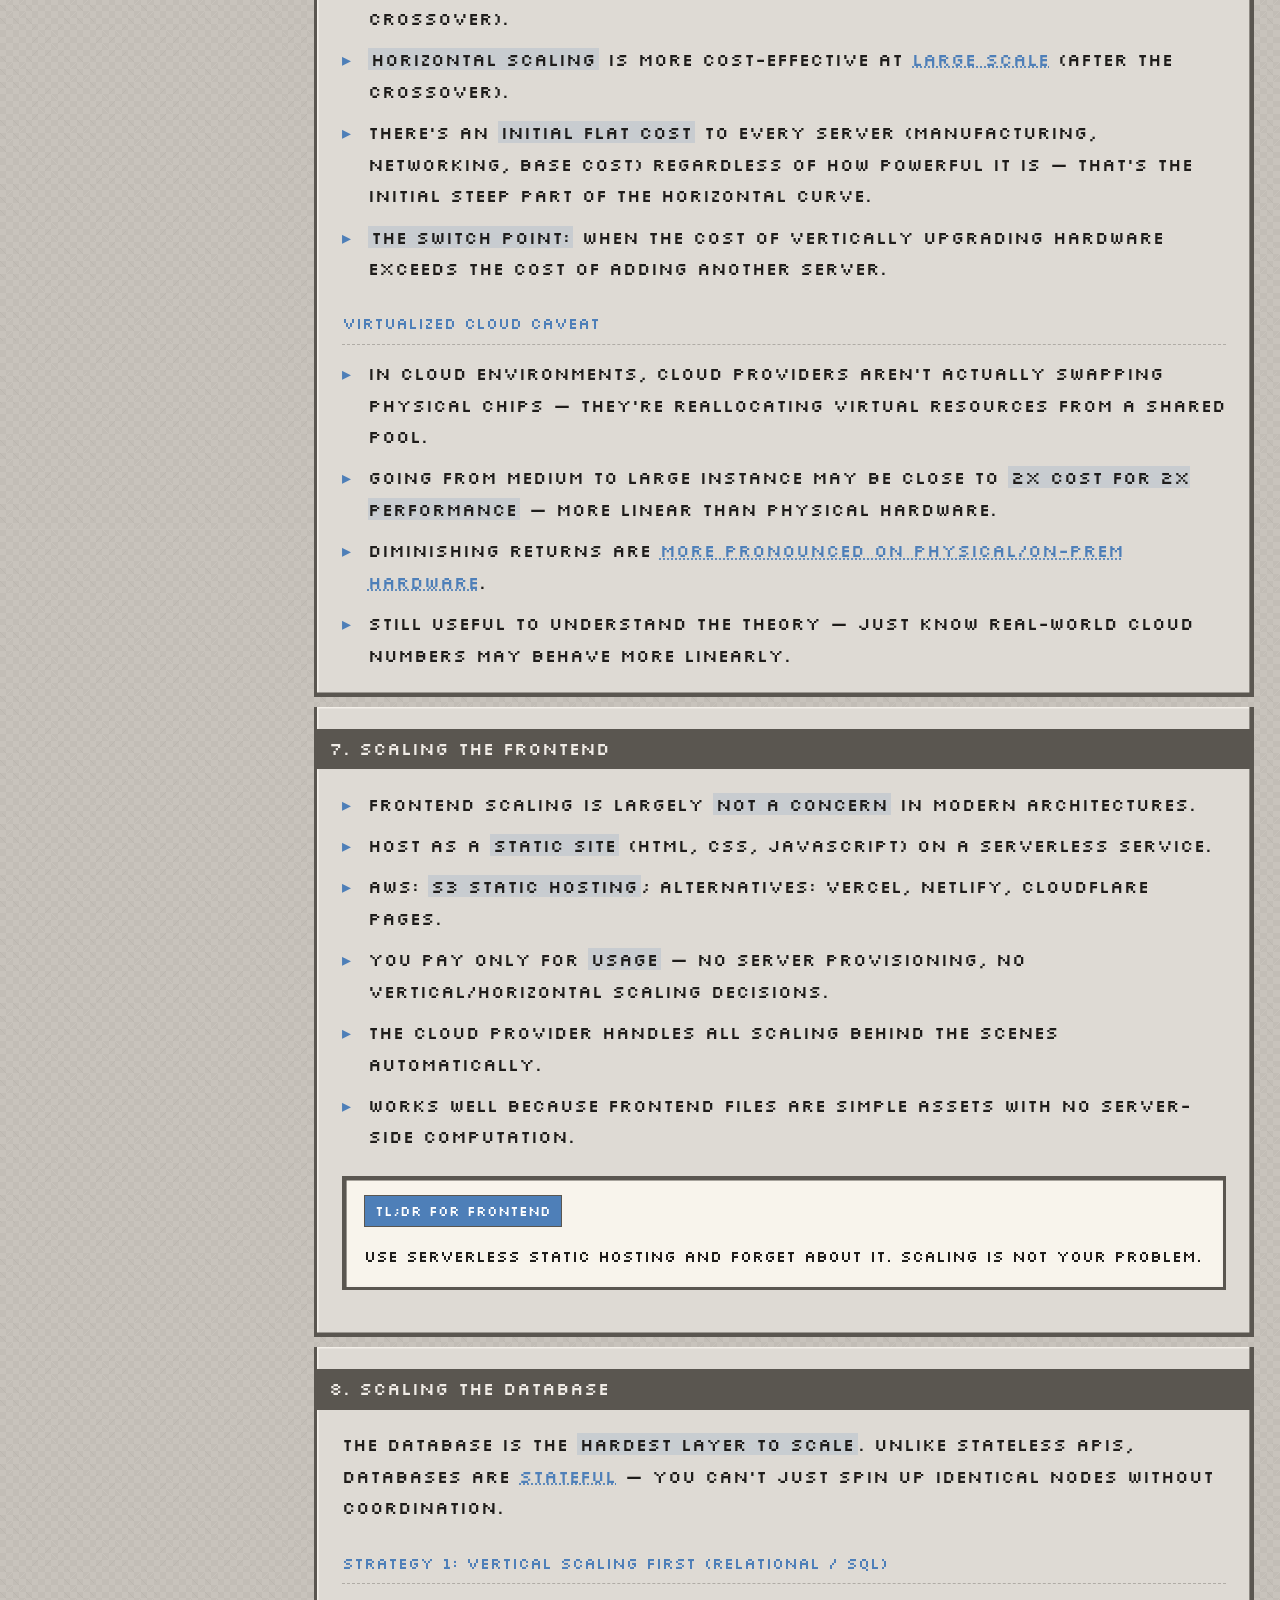
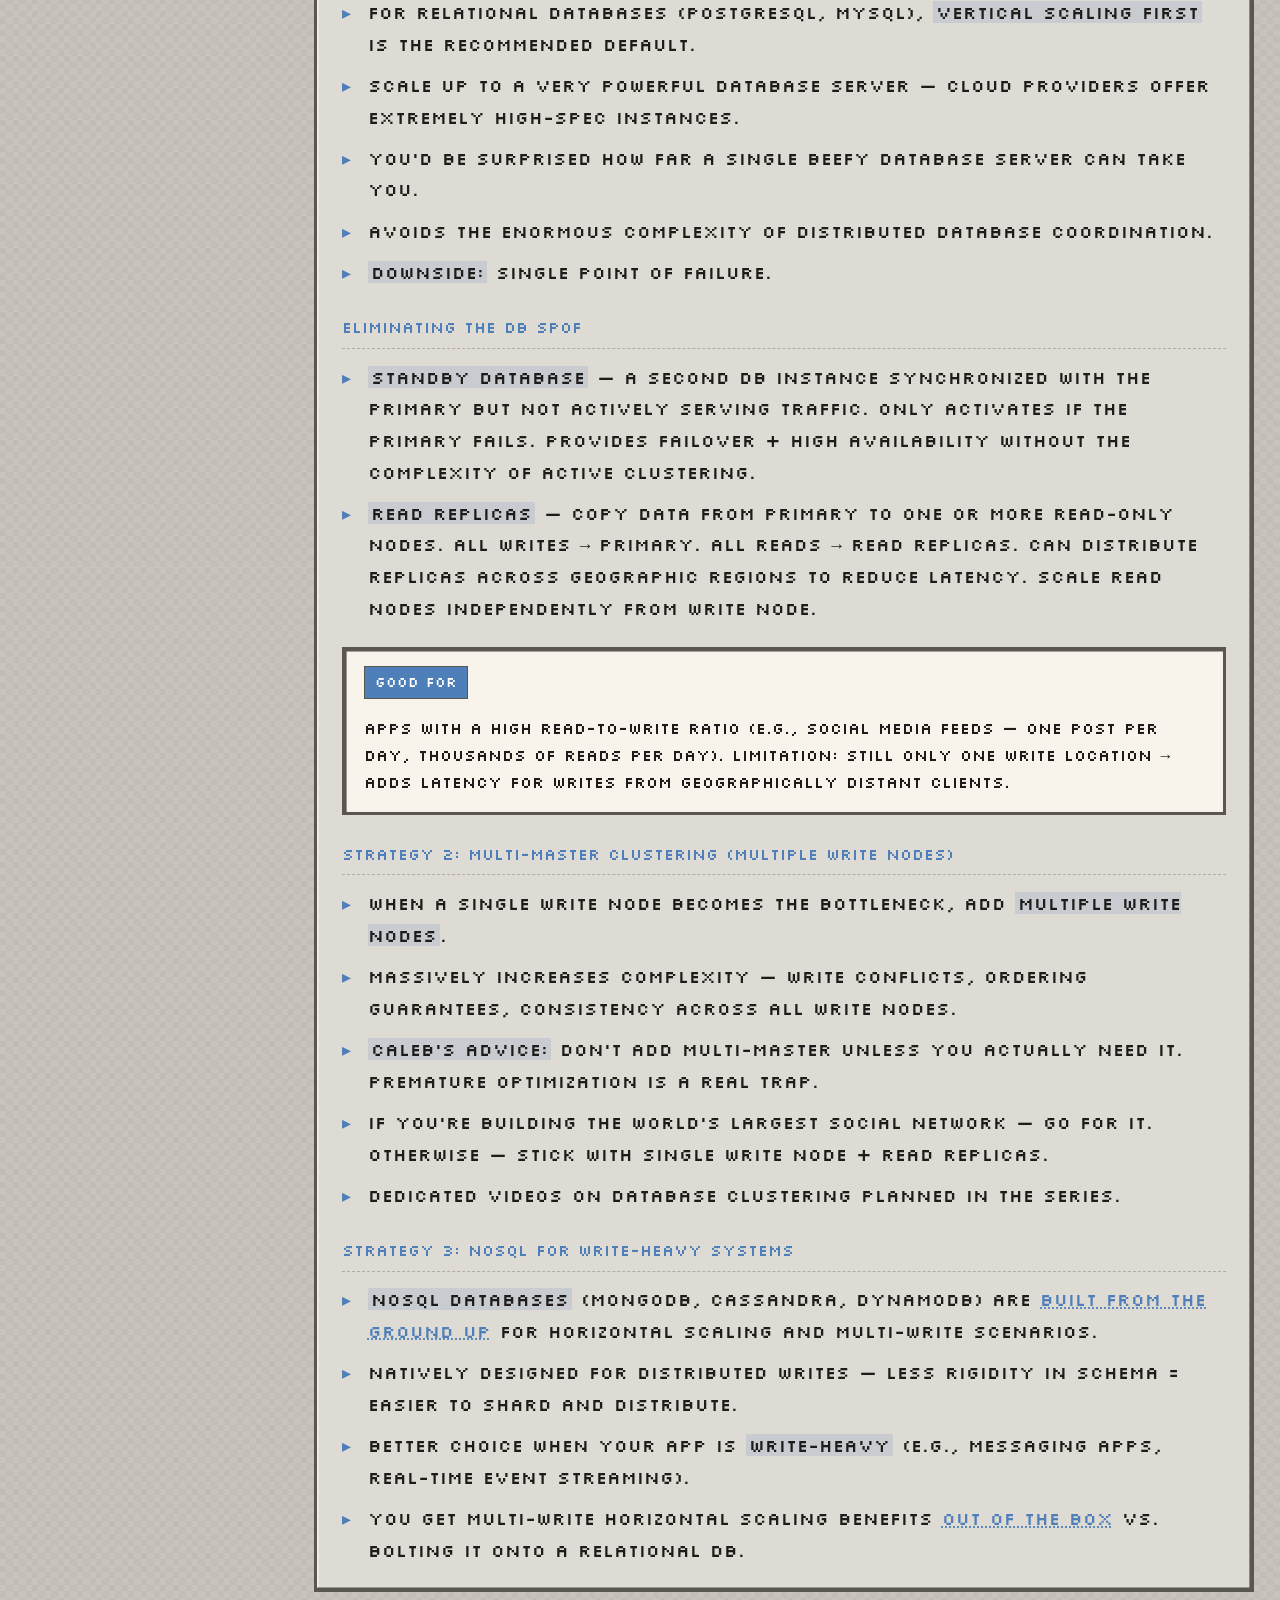
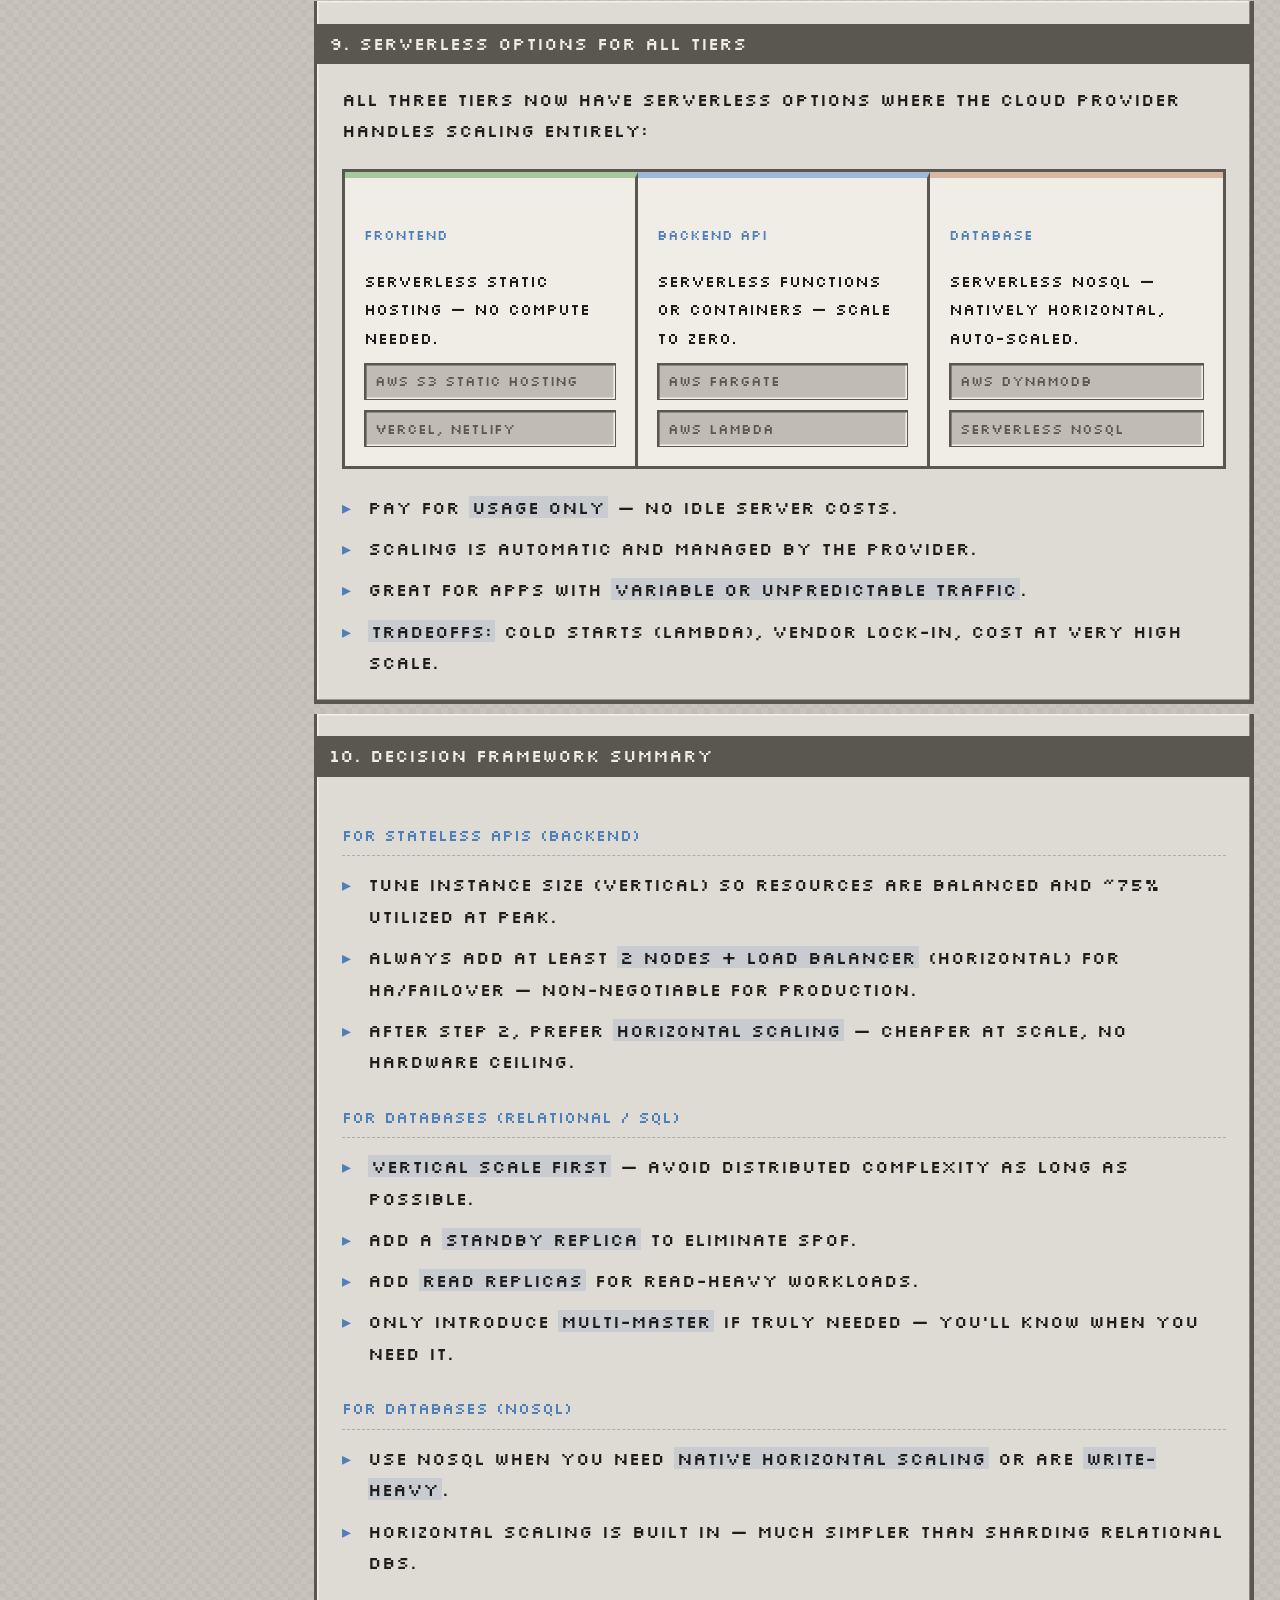
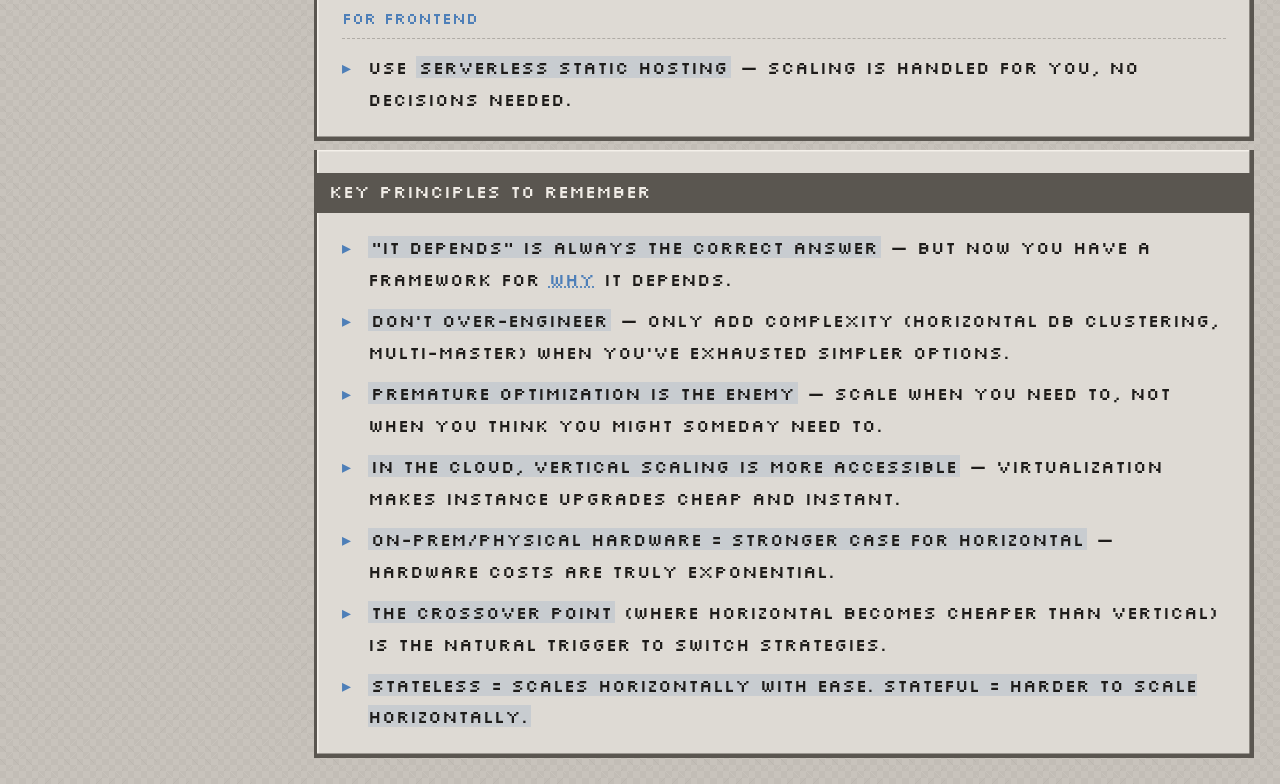
<file: pages/lec4.html>
<!doctype html>
<html lang="en">
  <head>
    <meta charset="UTF-8" />
    <meta name="viewport" content="width=device-width, initial-scale=1.0" />
    <title>Horizontal and Vertical Scaling — Deep Dive</title>
    <link rel="stylesheet" href="../style.css" />
  </head>
  <body>
    <div class="layout">
      <nav class="sidebar">
        <div class="sidebar-header">📚 System Design</div>
        <ul class="nav-links">
          <li><a href="lec1.html">1. Intro & MVC</a></li>
          <li><a href="lec2.html">2. Core Concepts</a></li>
          <li><a href="lec3.html">3. Scaling to Millions</a></li>
          <li class="active"><a href="lec4.html">4. Scaling Deep Dive</a></li>
          <li><a href="lec5.html">5. Global Scaling</a></li>
          <li><a href="lec6.html">6. CAP Theorem</a></li>
          <li><a href="lec7.html">7. Replication & Sharding</a></li>
          <li><a href="lec8.html">8. NoSQL Deep Dive</a></li>
        </ul>
      </nav>

      <div class="content-wrapper">
        <main class="content">
          <div class="topic-header">
            <span class="tag">Lecture 4</span>
            <h1>Horizontal and Vertical Scaling</h1>
            <p class="subtitle">
              Deep dive — when to use each, tradeoffs, and a full decision
              framework
            </p>
          </div>

          <section>
            <h2>Overview</h2>
            <ul>
              <li>
                A <strong>deep dive</strong> into horizontal vs. vertical
                scaling — building on the previous video.
              </li>
              <li>
                Goal: understand <em>when</em> and <em>why</em> to choose each,
                with focus on the <strong>API layer first</strong>, then
                databases and frontend.
              </li>
              <li>
                The honest answer is always <em>"it depends"</em> — but this
                video gives you a real framework for making that decision.
              </li>
            </ul>
          </section>

          <section>
            <h2>1. In-House vs. Cloud Environments</h2>
            <p>
              Before anything else —
              <strong>where are your servers running?</strong> This changes the
              scaling math significantly.
            </p>

            <h3>Cloud (Virtualized)</h3>
            <ul>
              <li>
                You don't touch physical hardware — a cloud provider (AWS, GCP,
                Azure) handles it.
              </li>
              <li>
                Behind the scenes, they're
                <strong>not physically swapping hardware</strong> — they're
                re-allocating virtual resources from a shared pool.
              </li>
              <li>
                You just change your instance size and the change is
                <em>instant</em>.
              </li>
              <li>
                <strong>No space constraints</strong> — want 20 servers? Done.
                Scaling is significantly easier and faster.
              </li>
            </ul>

            <h3>On-Premises (In-House)</h3>
            <ul>
              <li>
                You physically own the servers, possibly in a data center you
                can visit.
              </li>
              <li>
                <strong>Space constraints</strong> — you can't endlessly add
                servers; they take up physical room.
              </li>
              <li>
                Replacing individual hardware components (e.g., swapping in more
                RAM) is a real physical operation.
              </li>
              <li>
                Diminishing returns on hardware cost are
                <em>very real</em> here.
              </li>
            </ul>

            <div class="callout">
              <span class="callout-label">Context</span>
              For most of this video, Caleb teaches from the cloud perspective.
              On-prem context is only flagged where it meaningfully differs.
            </div>
          </section>

          <section>
            <h2>2. Quick Definitions (Review)</h2>
            <ul>
              <li>
                <strong>Horizontal Scaling (Scale Out)</strong> — add more
                servers running in parallel. One puny server → five puny servers
                working together as one unit.
              </li>
              <li>
                <strong>Vertical Scaling (Scale Up)</strong> — upgrade the
                existing server (more CPU, RAM, etc.). One puny server → one
                much beefier server.
              </li>
              <li>
                The user <em>never notices the difference</em> — they just see
                one service endpoint either way.
              </li>
            </ul>
            <div class="callout">
              <span class="callout-label">Important Caveat</span>
              There is no universal best answer. The right choice depends on the
              type of service — API, database, frontend, cache, queue. The video
              builds the framework starting with the easiest case: the stateless
              backend API.
            </div>
          </section>

          <section>
            <h2>3. Stateless Services & APIs</h2>

            <h3>Why APIs Scale So Easily</h3>
            <ul>
              <li>
                The backend API layer is the
                <strong>easiest service to scale</strong> because it is
                typically <em>stateless</em>.
              </li>
              <li>No user session data stored in-memory on the server.</li>
              <li>No database instance living inside the backend server.</li>
              <li>
                Each request is completely <strong>self-contained</strong> — any
                server can handle any request.
              </li>
            </ul>

            <h3>The Danger of a Stateful API Server</h3>
            <ul>
              <li>
                If your API server also hosts the database locally, adding a
                second API server creates
                <strong>two separate database instances</strong> → data gets out
                of sync.
              </li>
              <li>
                A write to Server 1's DB won't be reflected on a read from
                Server 2's DB.
              </li>
              <li>
                <strong>Fix:</strong> move the database to a
                <em>separate, dedicated server</em>. Both API nodes share one
                external database → API is now truly stateless.
              </li>
            </ul>

            <div class="callout">
              <span class="callout-label">Architecture</span>
              WRONG: [API + DB] on each node. RIGHT: [API Node 1] + [API Node 2]
              + [API Node 3] → all pointing to one [Shared DB Server].
            </div>
          </section>

          <section>
            <h2>4. What Can You Vertically Scale?</h2>
            <p>
              When vertically scaling a server, there are
              <strong>four core hardware components</strong> to look at:
            </p>
            <ul>
              <li>
                <strong>CPU</strong> — processing power; how fast requests are
                computed.
              </li>
              <li>
                <strong>RAM</strong> — in-memory data storage; affects caching,
                concurrent connections.
              </li>
              <li>
                <strong>Disk</strong> — storage size + speed (SSD vs HDD); more
                relevant for databases.
              </li>
              <li>
                <strong>Network</strong> — bandwidth; how much data can move
                in/out per second.
              </li>
            </ul>

            <div class="callout">
              <span class="callout-label">Note</span>
              For stateless APIs, disk is rarely the bottleneck since nothing is
              stored. CPU and RAM are the primary concerns.
            </div>

            <h3>Balancing Hardware Utilization</h3>
            <ul>
              <li>
                Goal: have all four components
                <strong>roughly balanced</strong> — close to the same %
                utilization.
              </li>
              <li>
                If wildly unbalanced, you're overpaying for something or
                under-provisioning something else.
              </li>
            </ul>

            <h3>Example Scenario</h3>
            <ul>
              <li>CPU: 90% | RAM: 20% | Disk: 20% | Network: 20%</li>
              <li>
                <strong>Option A — Double the whole server:</strong> CPU drops
                to 45%, but RAM/Disk/Network drop to 10% — wastefully underused,
                double the money.
              </li>
              <li>
                <strong>Option B — Just upgrade the CPU (2x):</strong> CPU: 45%
                | everything else stays. Much more cost-efficient — only upgrade
                what's needed.
              </li>
            </ul>

            <div class="callout">
              <span class="callout-label">Target Utilization</span>
              Aim for ~75% peak utilization across all components. Gives you
              headroom for spikes without wasting money. If traffic is steady
              and predictable, you can push closer to 90%. If traffic spikes
              wildly, keep more headroom.
            </div>
          </section>

          <section>
            <h2>5. Steps to Scale an API Layer</h2>
            <p>
              The recommended <strong>step-by-step process</strong> for scaling
              a backend API:
            </p>

            <h3>Step 1 — Vertical Scale to a Reasonable Starting Point</h3>
            <ul>
              <li>
                Adjust the instance type (CPU, RAM) to match the workload.
              </li>
              <li>
                Don't over-provision — find an instance where utilization is
                <strong>roughly balanced and reasonable</strong>.
              </li>
              <li>
                Goal: not running at 20% waste, not pushing 95% and risking
                crashes.
              </li>
              <li>
                This is NOT about making a supercomputer — just get the
                <em>right-sized</em> instance.
              </li>
            </ul>

            <h3>Step 2 — Horizontally Scale to at Least 2 Nodes</h3>
            <ul>
              <li>This is <strong>non-negotiable for production</strong>.</li>
              <li>
                Eliminates the Single Point of Failure (SPOF) on the backend.
              </li>
              <li>
                Provides <strong>failover</strong> — if one node dies, the other
                takes all traffic.
              </li>
              <li>
                Enables <strong>High Availability</strong> — users don't
                experience downtime during node failures.
              </li>
              <li>
                Requires a <strong>Load Balancer</strong> in front — easy to set
                up in cloud environments.
              </li>
              <li>
                Once set up, adding more nodes is trivial — just attach them to
                the load balancer.
              </li>
            </ul>

            <h3>Step 3 — Choose: Continue Vertical or Horizontal?</h3>
            <ul>
              <li>Once you have the 2-node setup, you have flexibility.</li>
              <li>
                General rule:
                <strong>horizontal scaling is preferred</strong> for stateless
                APIs — no hardware ceiling.
              </li>
              <li>
                But don't use the cheapest possible instances — use decent
                instances so you don't need a hundred of them.
              </li>
              <li>
                Let <strong>cost</strong> guide the decision (see: Diminishing
                Returns section).
              </li>
            </ul>

            <div class="callout">
              <span class="callout-label">Summary</span>
              Step 1: Fine-tune instance size (vertical). Step 2: Add a second
              node + load balancer (horizontal, for HA). Step 3: Scale further
              via horizontal (preferred) or vertical (if still cost-effective).
            </div>
          </section>

          <section>
            <h2>6. The Tradeoff Framework</h2>

            <h3>Diminishing Returns (Vertical Scaling)</h3>
            <ul>
              <li>
                As you spend more money on a single server, you get
                <strong>less performance improvement per dollar</strong>.
              </li>
              <li>
                The cost curve for hardware is <em>exponential</em> — doubling
                performance costs more than double the money.
              </li>
              <li>
                Real example: going from a 16-core CPU to a 32-core CPU gives
                ~2x performance, but the 32-core chip costs
                <strong>more than 2x</strong> the 16-core chip.
              </li>
            </ul>

            <h3>Laptop Analogy</h3>
            <ul>
              <li>
                <strong>$800 laptop</strong> → 64 GB storage (basically
                useless).
              </li>
              <li>
                <strong>$1000 laptop</strong> → 1 TB storage (20x improvement
                for $200 more).
              </li>
              <li>
                <strong>$1200 laptop</strong> → 2 TB storage (2x improvement for
                another $200).
              </li>
              <li>
                <strong>$2400 laptop</strong> → maybe 3–4 TB (not 2x the
                performance for 2x the money).
              </li>
            </ul>

            <h3>The Cost Crossover Point</h3>
            <ul>
              <li>
                <strong>Vertical scaling</strong> is more cost-effective at
                <em>small scale</em> (before the crossover).
              </li>
              <li>
                <strong>Horizontal scaling</strong> is more cost-effective at
                <em>large scale</em> (after the crossover).
              </li>
              <li>
                There's an <strong>initial flat cost</strong> to every server
                (manufacturing, networking, base cost) regardless of how
                powerful it is — that's the initial steep part of the horizontal
                curve.
              </li>
              <li>
                <strong>The switch point:</strong> when the cost of vertically
                upgrading hardware exceeds the cost of adding another server.
              </li>
            </ul>

            <h3>Virtualized Cloud Caveat</h3>
            <ul>
              <li>
                In cloud environments, cloud providers aren't actually swapping
                physical chips — they're reallocating virtual resources from a
                shared pool.
              </li>
              <li>
                Going from medium to large instance may be close to
                <strong>2x cost for 2x performance</strong> — more linear than
                physical hardware.
              </li>
              <li>
                Diminishing returns are
                <em>more pronounced on physical/on-prem hardware</em>.
              </li>
              <li>
                Still useful to understand the theory — just know real-world
                cloud numbers may behave more linearly.
              </li>
            </ul>
          </section>

          <section>
            <h2>7. Scaling the Frontend</h2>
            <ul>
              <li>
                Frontend scaling is largely <strong>not a concern</strong> in
                modern architectures.
              </li>
              <li>
                Host as a <strong>static site</strong> (HTML, CSS, JavaScript)
                on a serverless service.
              </li>
              <li>
                AWS: <strong>S3 static hosting</strong>; alternatives: Vercel,
                Netlify, Cloudflare Pages.
              </li>
              <li>
                You pay only for <strong>usage</strong> — no server
                provisioning, no vertical/horizontal scaling decisions.
              </li>
              <li>
                The cloud provider handles all scaling behind the scenes
                automatically.
              </li>
              <li>
                Works well because frontend files are simple assets with no
                server-side computation.
              </li>
            </ul>
            <div class="callout">
              <span class="callout-label">TL;DR for Frontend</span>
              Use serverless static hosting and forget about it. Scaling is not
              your problem.
            </div>
          </section>

          <section>
            <h2>8. Scaling the Database</h2>
            <p>
              The database is the <strong>hardest layer to scale</strong>.
              Unlike stateless APIs, databases are <em>stateful</em> — you can't
              just spin up identical nodes without coordination.
            </p>

            <h3>Strategy 1: Vertical Scaling First (Relational / SQL)</h3>
            <ul>
              <li>
                For relational databases (PostgreSQL, MySQL),
                <strong>vertical scaling first</strong> is the recommended
                default.
              </li>
              <li>
                Scale up to a very powerful database server — cloud providers
                offer extremely high-spec instances.
              </li>
              <li>
                You'd be surprised how far a single beefy database server can
                take you.
              </li>
              <li>
                Avoids the enormous complexity of distributed database
                coordination.
              </li>
              <li><strong>Downside:</strong> single point of failure.</li>
            </ul>

            <h3>Eliminating the DB SPOF</h3>
            <ul>
              <li>
                <strong>Standby Database</strong> — a second DB instance
                synchronized with the primary but not actively serving traffic.
                Only activates if the primary fails. Provides failover + High
                Availability without the complexity of active clustering.
              </li>
              <li>
                <strong>Read Replicas</strong> — copy data from primary to one
                or more read-only nodes. All writes → primary. All reads → read
                replicas. Can distribute replicas across geographic regions to
                reduce latency. Scale read nodes independently from write node.
              </li>
            </ul>

            <div class="callout">
              <span class="callout-label">Good For</span>
              Apps with a high read-to-write ratio (e.g., social media feeds —
              one post per day, thousands of reads per day). Limitation: still
              only one write location → adds latency for writes from
              geographically distant clients.
            </div>

            <h3>Strategy 2: Multi-Master Clustering (Multiple Write Nodes)</h3>
            <ul>
              <li>
                When a single write node becomes the bottleneck, add
                <strong>multiple write nodes</strong>.
              </li>
              <li>
                Massively increases complexity — write conflicts, ordering
                guarantees, consistency across all write nodes.
              </li>
              <li>
                <strong>Caleb's advice:</strong> don't add multi-master unless
                you actually need it. Premature optimization is a real trap.
              </li>
              <li>
                If you're building the world's largest social network — go for
                it. Otherwise — stick with single write node + read replicas.
              </li>
              <li>
                Dedicated videos on database clustering planned in the series.
              </li>
            </ul>

            <h3>Strategy 3: NoSQL for Write-Heavy Systems</h3>
            <ul>
              <li>
                <strong>NoSQL databases</strong> (MongoDB, Cassandra, DynamoDB)
                are <em>built from the ground up</em> for horizontal scaling and
                multi-write scenarios.
              </li>
              <li>
                Natively designed for distributed writes — less rigidity in
                schema = easier to shard and distribute.
              </li>
              <li>
                Better choice when your app is
                <strong>write-heavy</strong> (e.g., messaging apps, real-time
                event streaming).
              </li>
              <li>
                You get multi-write horizontal scaling benefits
                <em>out of the box</em> vs. bolting it onto a relational DB.
              </li>
            </ul>
          </section>

          <section>
            <h2>9. Serverless Options for All Tiers</h2>
            <p>
              All three tiers now have serverless options where the cloud
              provider handles scaling entirely:
            </p>

            <div class="tier-grid">
              <div class="tier-card">
                <h3>Frontend</h3>
                <p>Serverless static hosting — no compute needed.</p>
                <p class="example">AWS S3 Static Hosting</p>
                <p class="example">Vercel, Netlify</p>
              </div>
              <div class="tier-card">
                <h3>Backend API</h3>
                <p>Serverless functions or containers — scale to zero.</p>
                <p class="example">AWS Fargate</p>
                <p class="example">AWS Lambda</p>
              </div>
              <div class="tier-card">
                <h3>Database</h3>
                <p>Serverless NoSQL — natively horizontal, auto-scaled.</p>
                <p class="example">AWS DynamoDB</p>
                <p class="example">Serverless NoSQL</p>
              </div>
            </div>

            <ul>
              <li>
                Pay for <strong>usage only</strong> — no idle server costs.
              </li>
              <li>Scaling is automatic and managed by the provider.</li>
              <li>
                Great for apps with
                <strong>variable or unpredictable traffic</strong>.
              </li>
              <li>
                <strong>Tradeoffs:</strong> cold starts (Lambda), vendor
                lock-in, cost at very high scale.
              </li>
            </ul>
          </section>

          <section>
            <h2>10. Decision Framework Summary</h2>

            <h3>For Stateless APIs (Backend)</h3>
            <ul>
              <li>
                Tune instance size (vertical) so resources are balanced and ~75%
                utilized at peak.
              </li>
              <li>
                Always add at least
                <strong>2 nodes + load balancer</strong> (horizontal) for
                HA/failover — non-negotiable for production.
              </li>
              <li>
                After step 2, prefer <strong>horizontal scaling</strong> —
                cheaper at scale, no hardware ceiling.
              </li>
            </ul>

            <h3>For Databases (Relational / SQL)</h3>
            <ul>
              <li>
                <strong>Vertical scale first</strong> — avoid distributed
                complexity as long as possible.
              </li>
              <li>Add a <strong>standby replica</strong> to eliminate SPOF.</li>
              <li>
                Add <strong>read replicas</strong> for read-heavy workloads.
              </li>
              <li>
                Only introduce <strong>multi-master</strong> if truly needed —
                you'll know when you need it.
              </li>
            </ul>

            <h3>For Databases (NoSQL)</h3>
            <ul>
              <li>
                Use NoSQL when you need
                <strong>native horizontal scaling</strong> or are
                <strong>write-heavy</strong>.
              </li>
              <li>
                Horizontal scaling is built in — much simpler than sharding
                relational DBs.
              </li>
            </ul>

            <h3>For Frontend</h3>
            <ul>
              <li>
                Use <strong>serverless static hosting</strong> — scaling is
                handled for you, no decisions needed.
              </li>
            </ul>
          </section>

          <section>
            <h2>Key Principles to Remember</h2>
            <ul>
              <li>
                <strong>"It depends" is always the correct answer</strong> — but
                now you have a framework for <em>why</em> it depends.
              </li>
              <li>
                <strong>Don't over-engineer</strong> — only add complexity
                (horizontal DB clustering, multi-master) when you've exhausted
                simpler options.
              </li>
              <li>
                <strong>Premature optimization is the enemy</strong> — scale
                when you need to, not when you think you might someday need to.
              </li>
              <li>
                <strong
                  >In the cloud, vertical scaling is more accessible</strong
                >
                — virtualization makes instance upgrades cheap and instant.
              </li>
              <li>
                <strong
                  >On-prem/physical hardware = stronger case for
                  horizontal</strong
                >
                — hardware costs are truly exponential.
              </li>
              <li>
                <strong>The crossover point</strong> (where horizontal becomes
                cheaper than vertical) is the natural trigger to switch
                strategies.
              </li>
              <li>
                <strong
                  >Stateless = scales horizontally with ease. Stateful = harder
                  to scale horizontally.</strong
                >
              </li>
            </ul>
          </section>
        </main>
      </div>
    </div>
  </body>
</html>
</file>
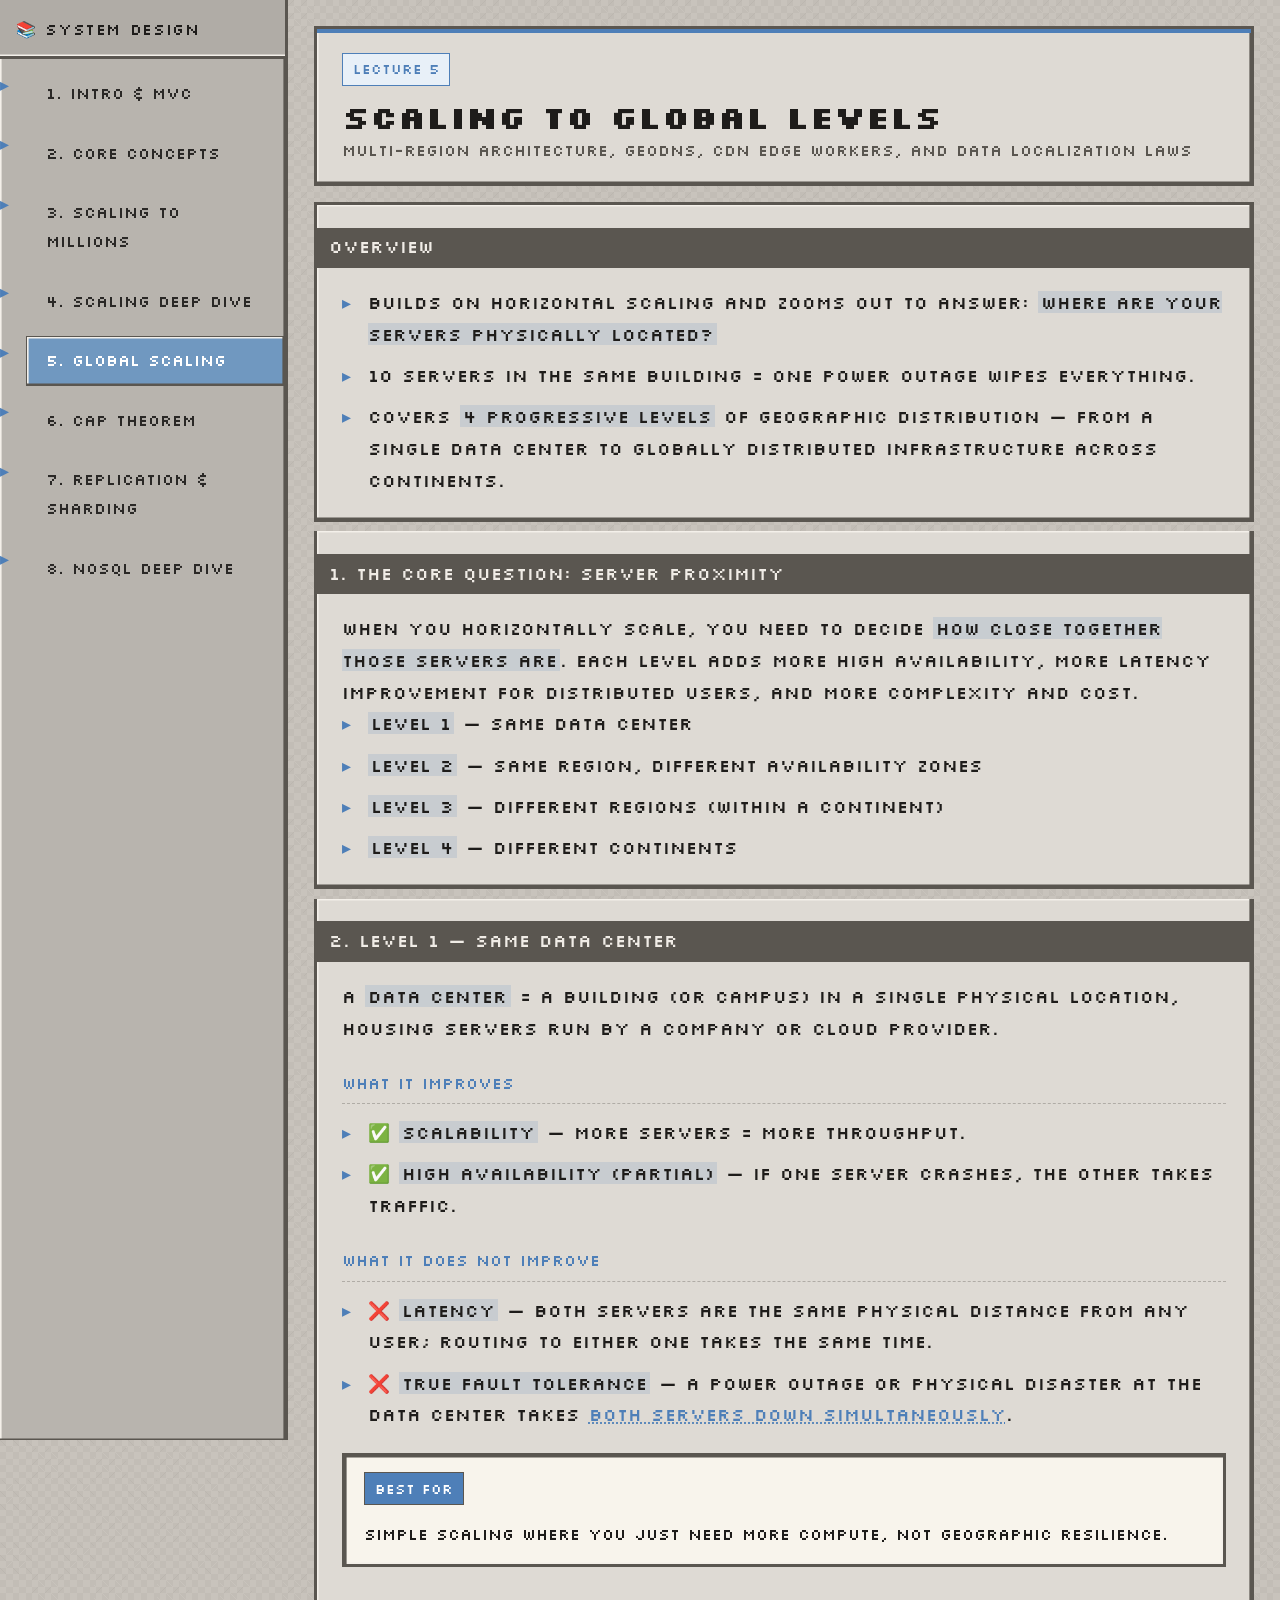
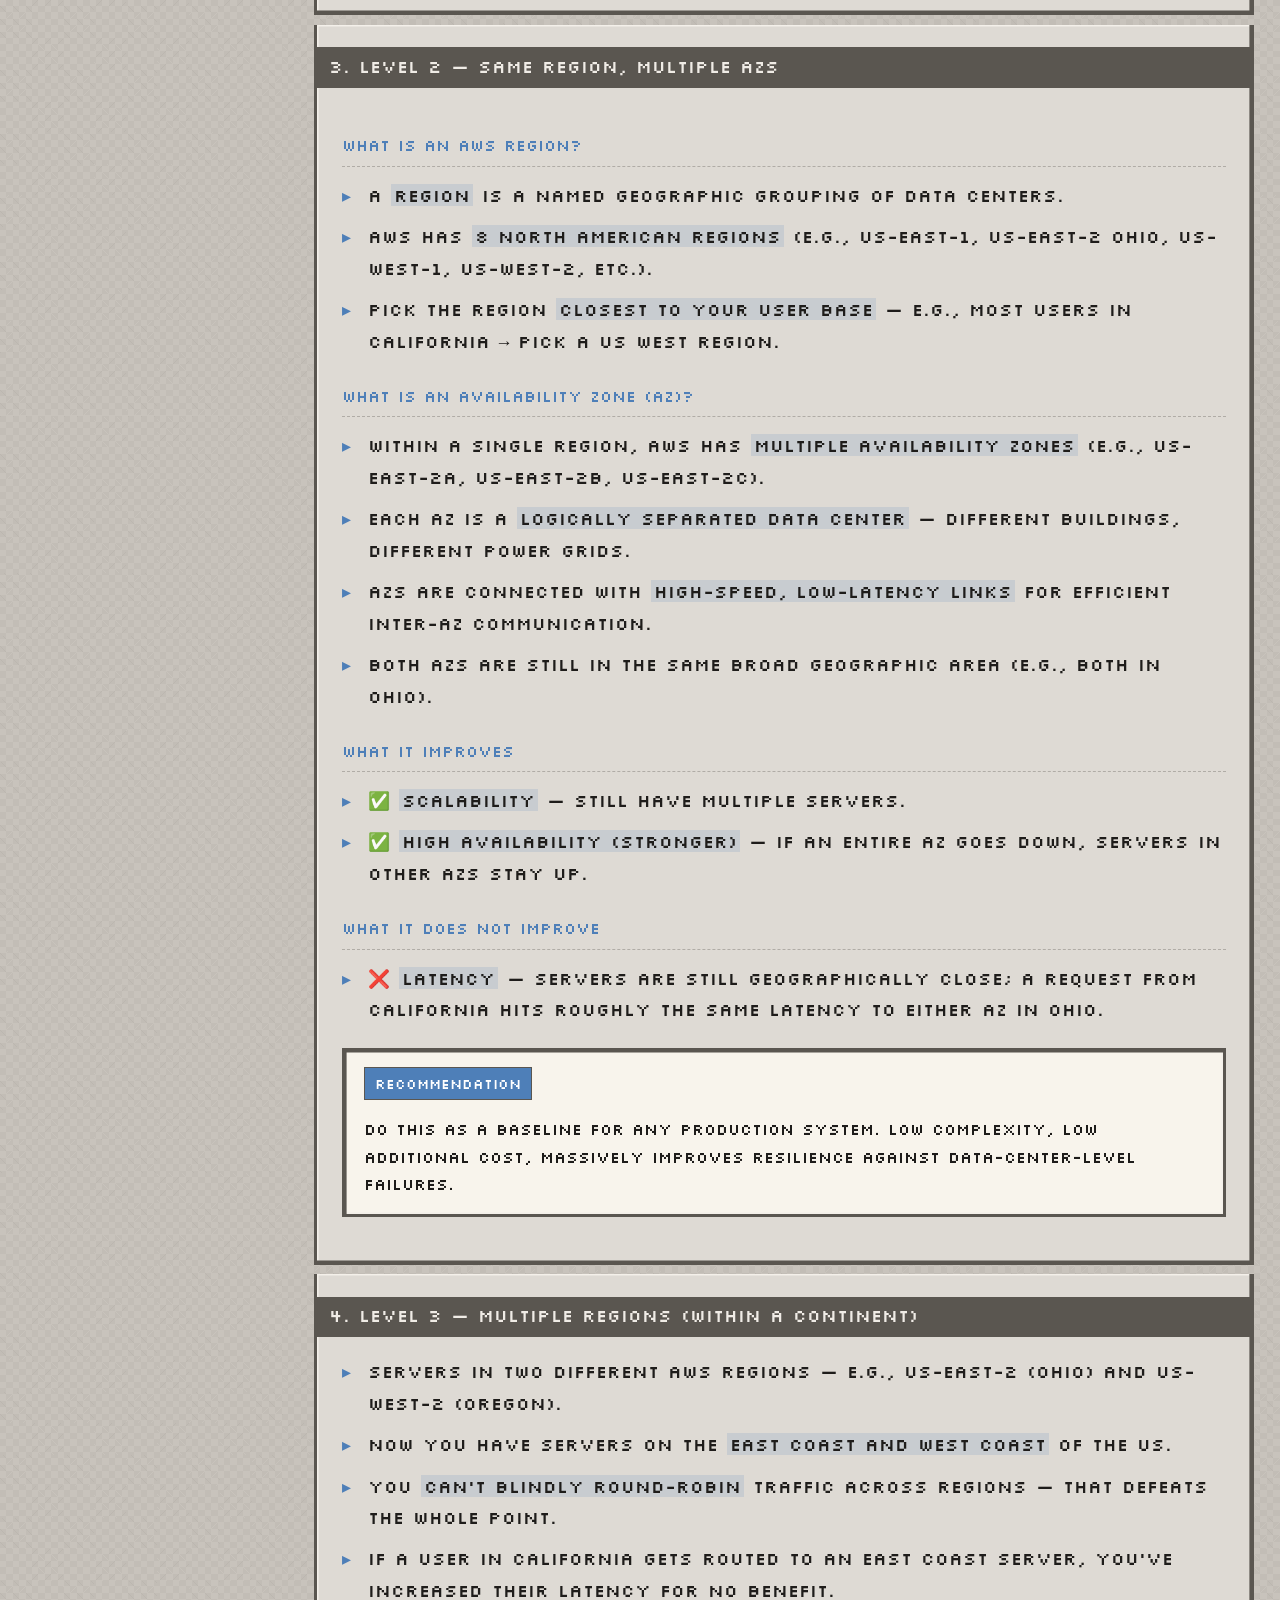
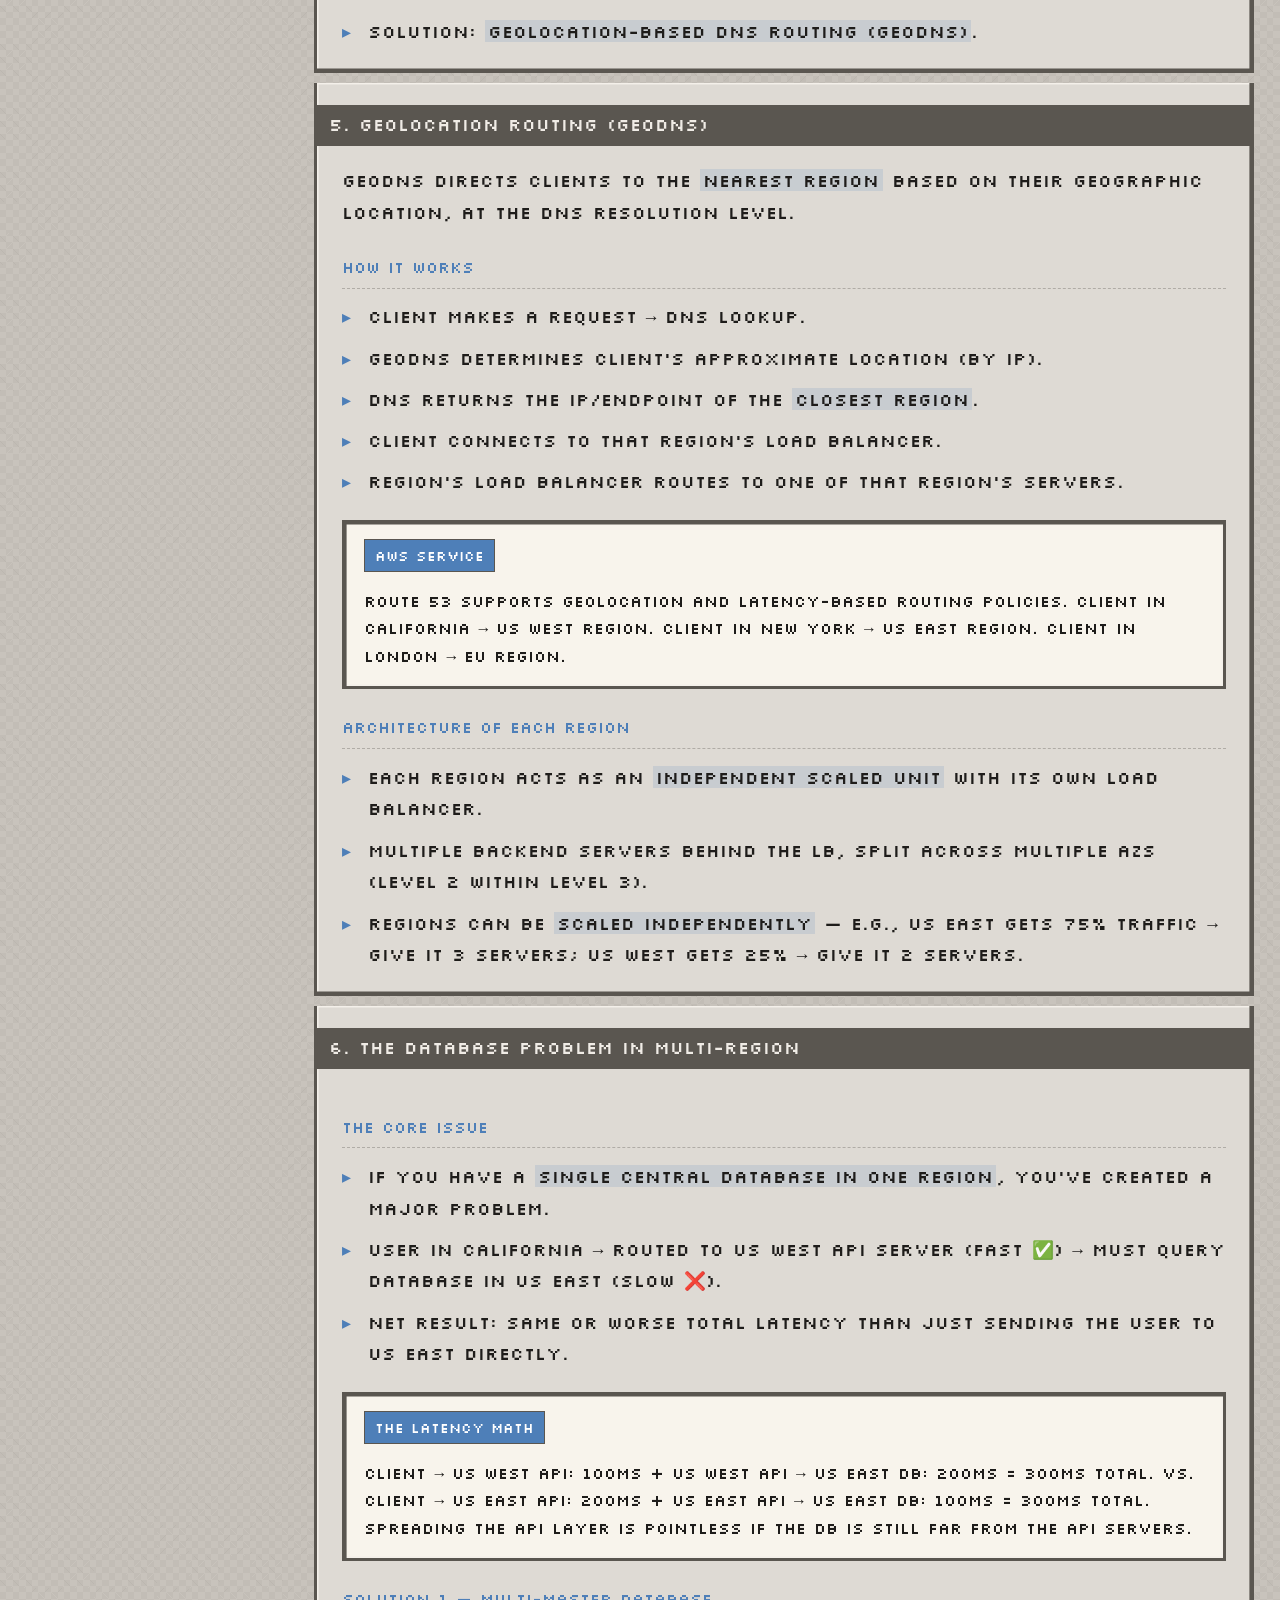
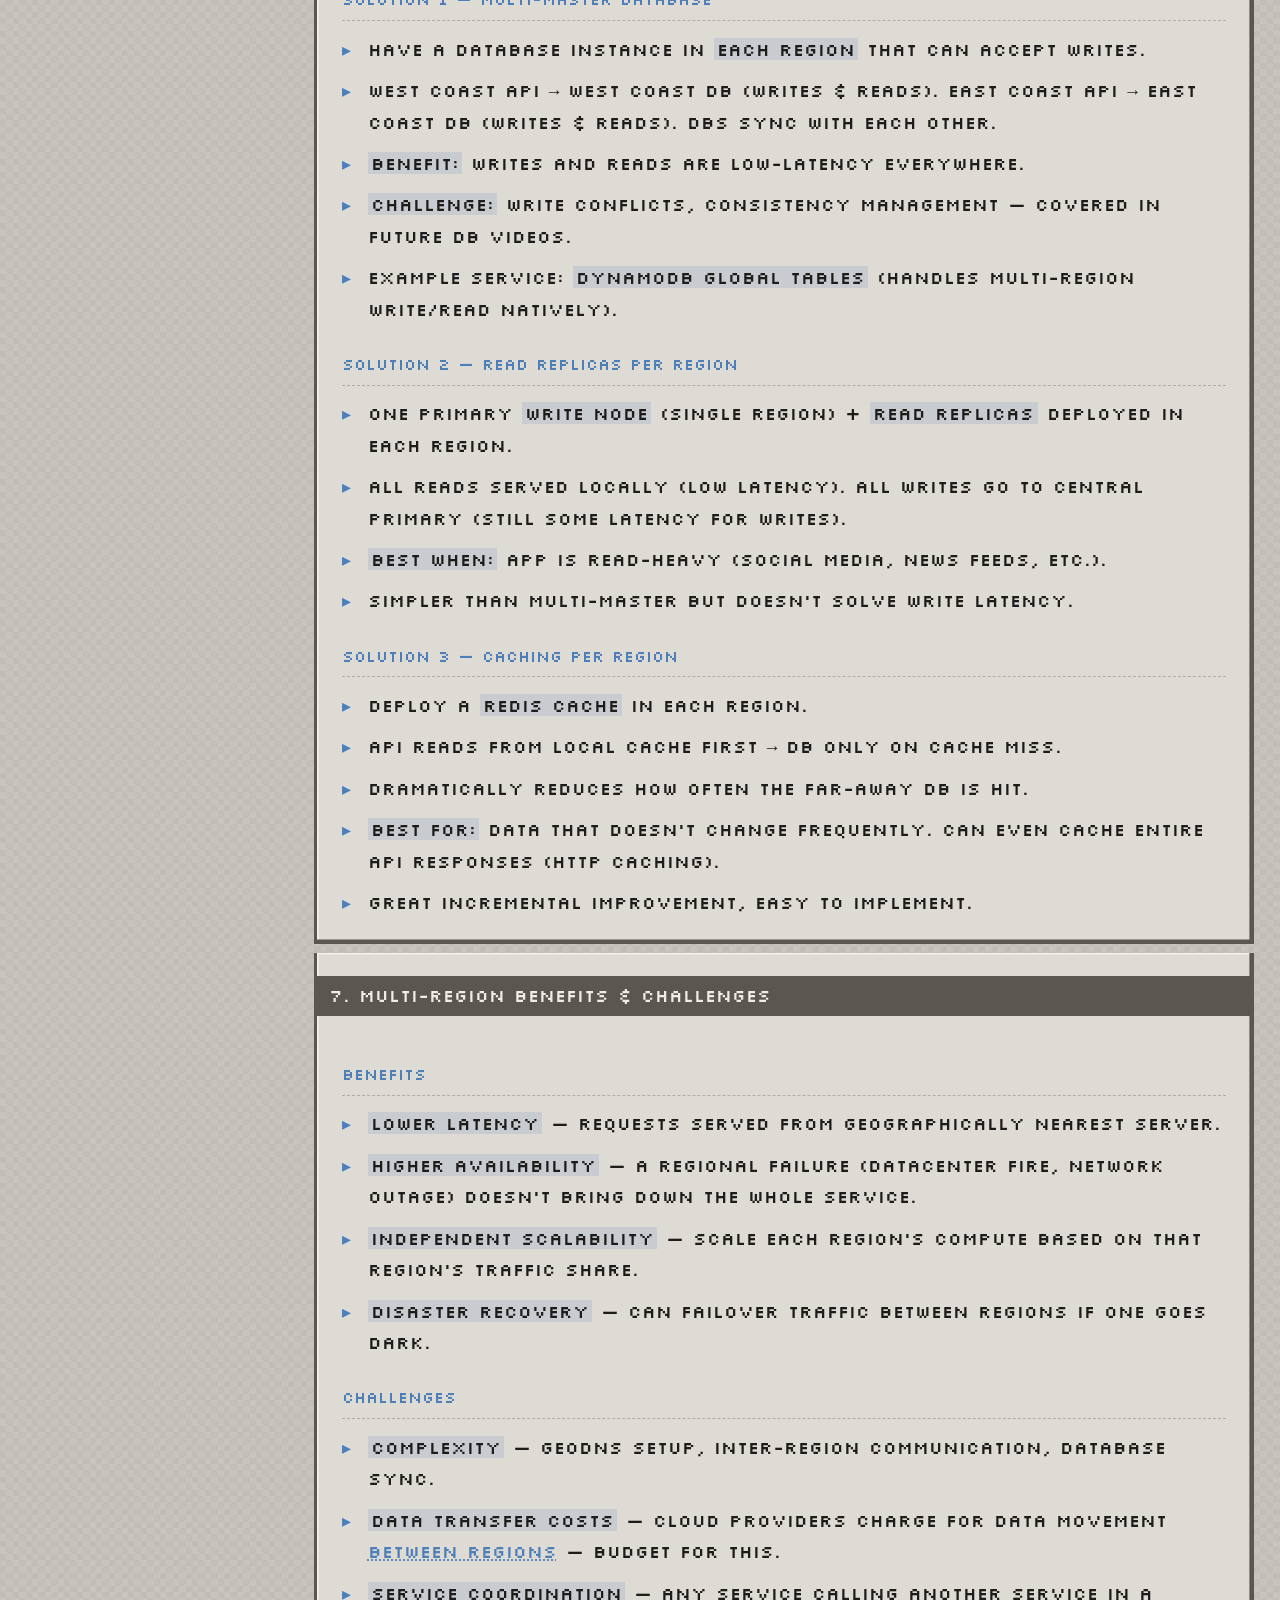
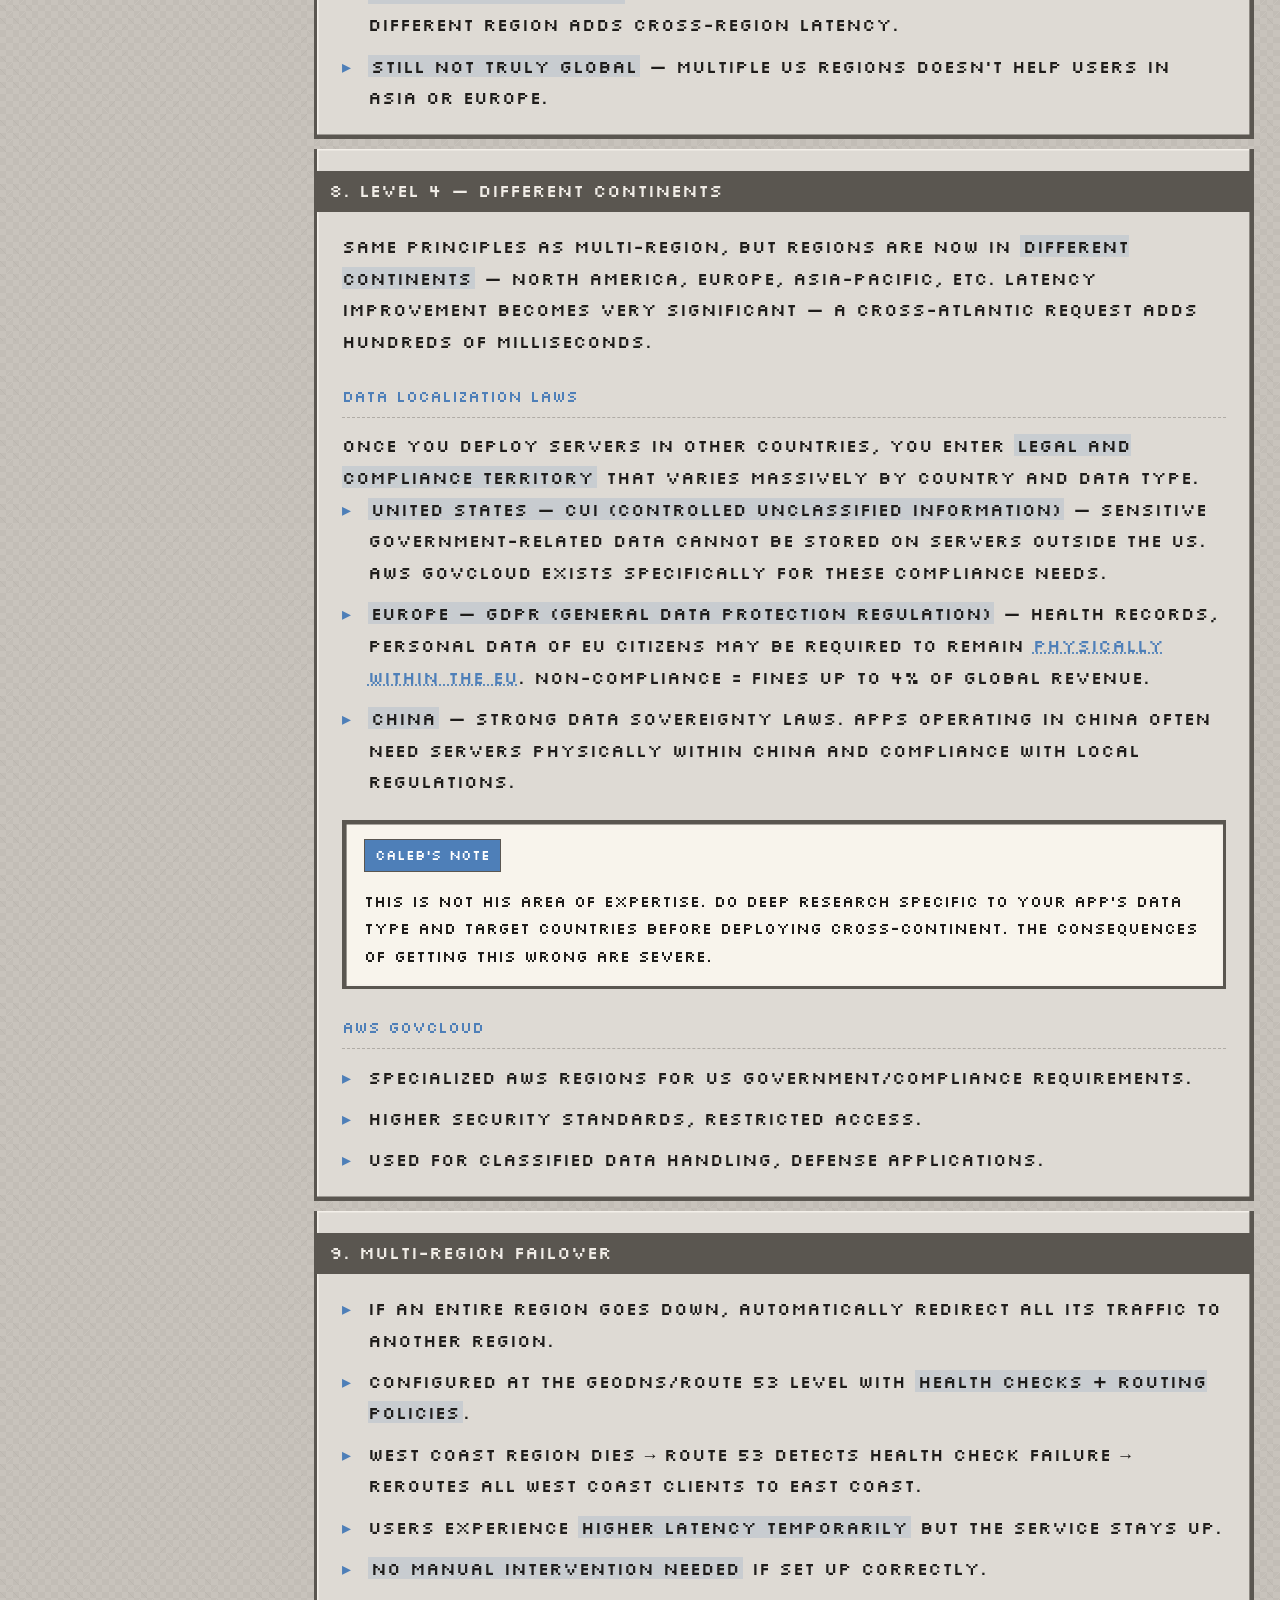
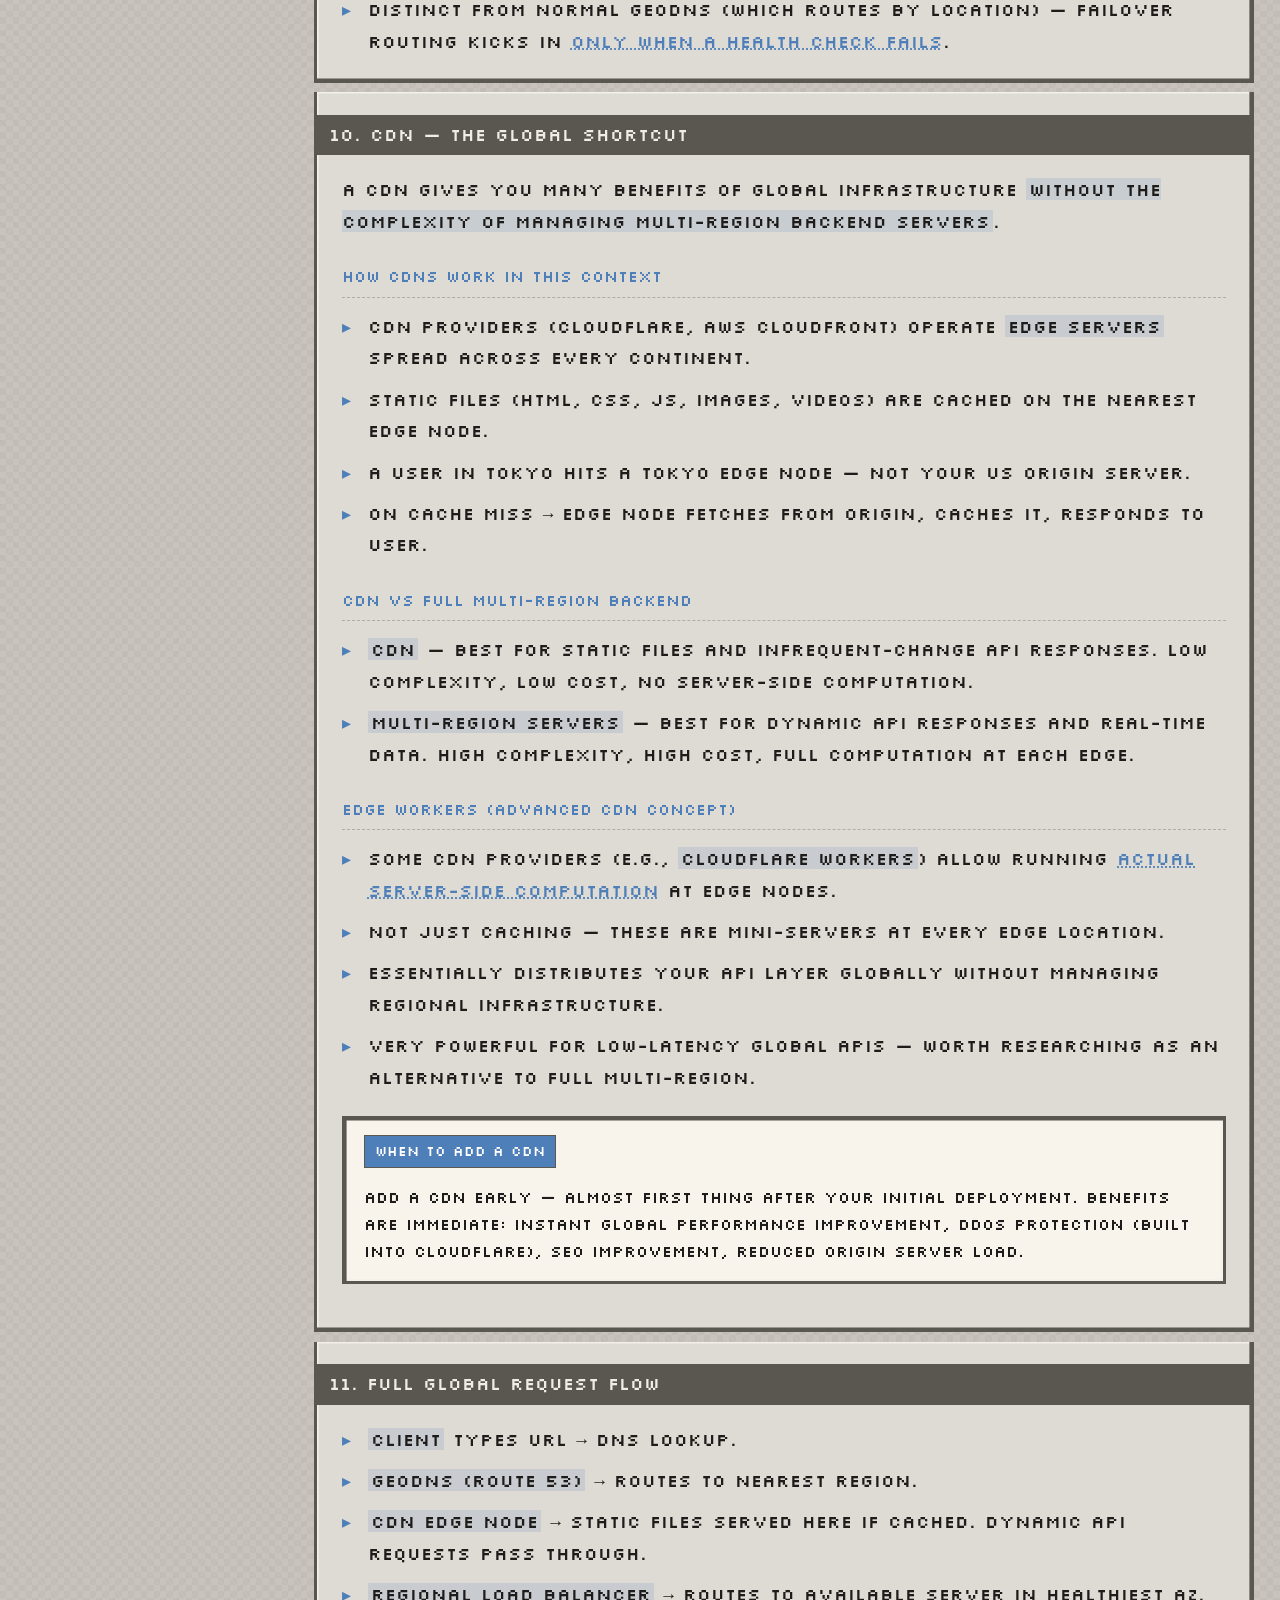
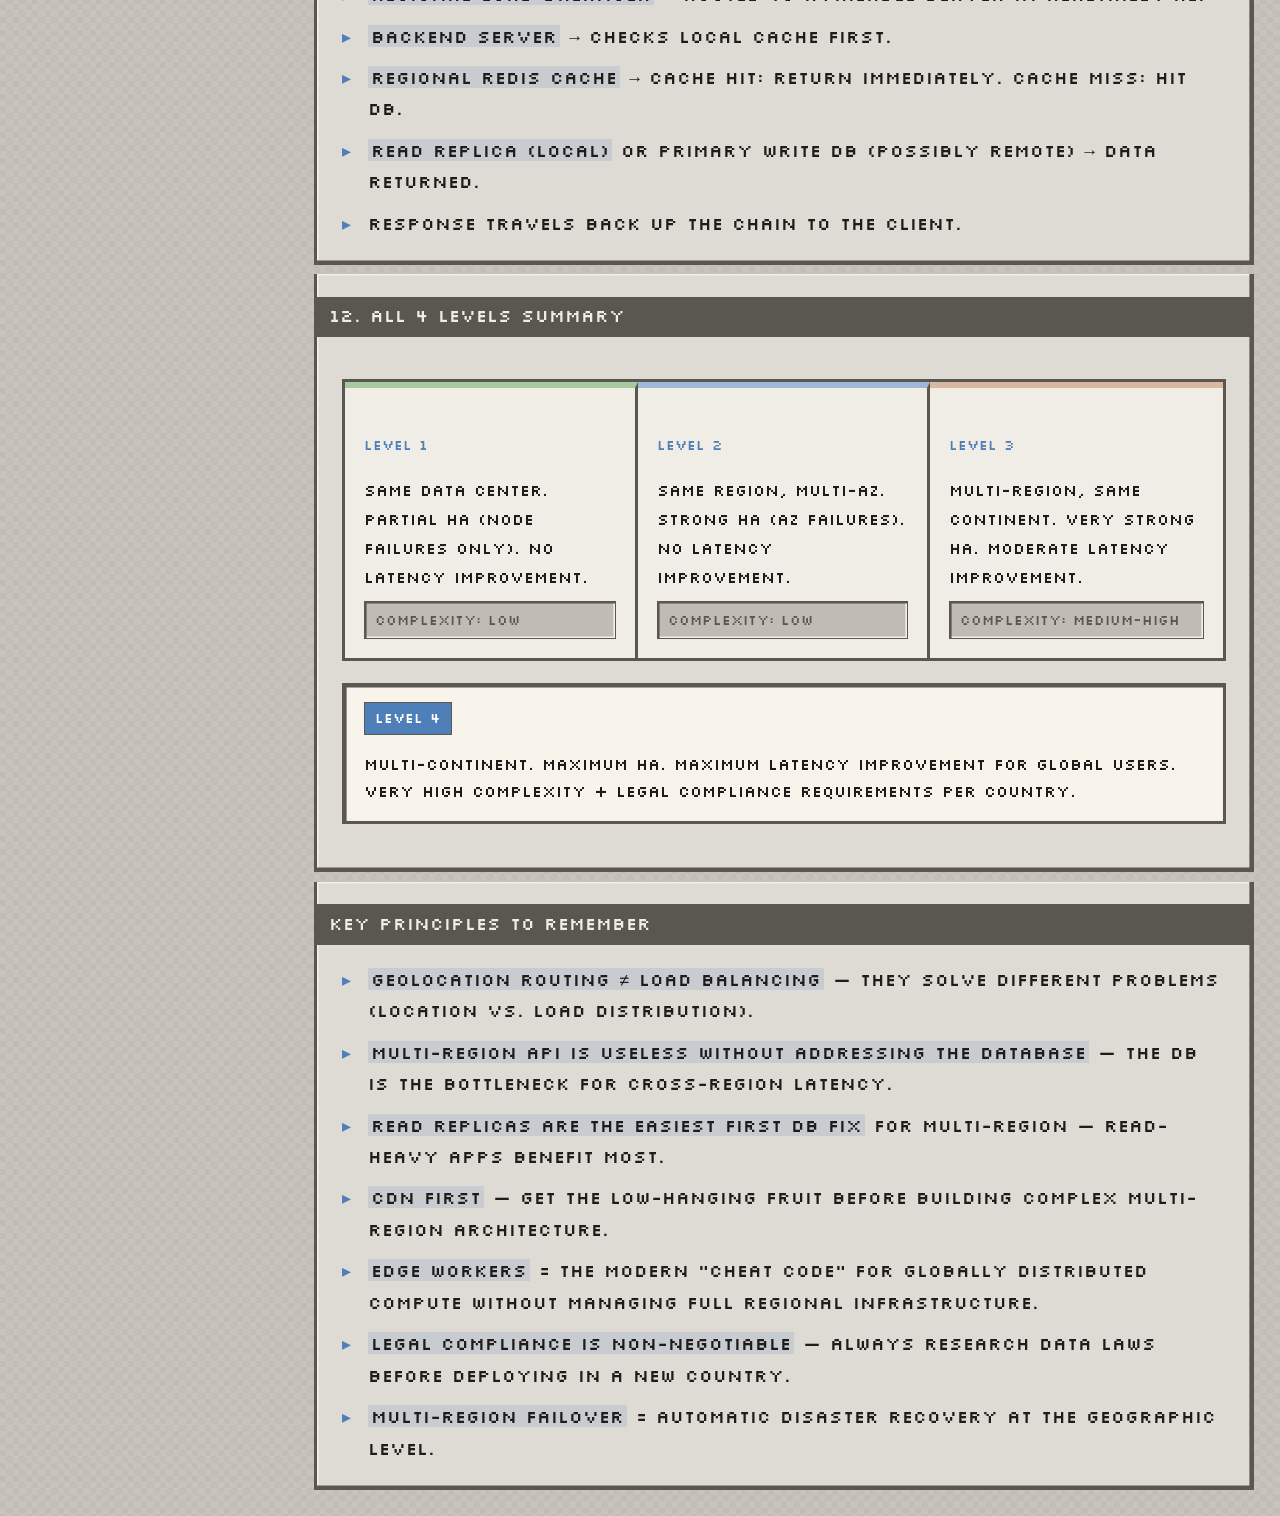
<file: pages/lec5.html>
<!doctype html>
<html lang="en">
  <head>
    <meta charset="UTF-8" />
    <meta name="viewport" content="width=device-width, initial-scale=1.0" />
    <title>Scaling to Global Levels — Multi-Region Architecture</title>
    <link rel="stylesheet" href="../style.css" />
  </head>
  <body>
    <div class="layout">
      <nav class="sidebar">
        <div class="sidebar-header">📚 System Design</div>
        <ul class="nav-links">
          <li><a href="lec1.html">1. Intro & MVC</a></li>
          <li><a href="lec2.html">2. Core Concepts</a></li>
          <li><a href="lec3.html">3. Scaling to Millions</a></li>
          <li><a href="lec4.html">4. Scaling Deep Dive</a></li>
          <li class="active"><a href="lec5.html">5. Global Scaling</a></li>
          <li><a href="lec6.html">6. CAP Theorem</a></li>
          <li><a href="lec7.html">7. Replication & Sharding</a></li>
          <li><a href="lec8.html">8. NoSQL Deep Dive</a></li>
        </ul>
      </nav>

      <div class="content-wrapper">
        <main class="content">
          <div class="topic-header">
            <span class="tag">Lecture 5</span>
            <h1>Scaling to Global Levels</h1>
            <p class="subtitle">
              Multi-region architecture, GeoDNS, CDN edge workers, and data
              localization laws
            </p>
          </div>

          <section>
            <h2>Overview</h2>
            <ul>
              <li>
                Builds on horizontal scaling and zooms out to answer:
                <strong>where are your servers physically located?</strong>
              </li>
              <li>
                10 servers in the same building = one power outage wipes
                everything.
              </li>
              <li>
                Covers <strong>4 progressive levels</strong> of geographic
                distribution — from a single data center to globally distributed
                infrastructure across continents.
              </li>
            </ul>
          </section>

          <section>
            <h2>1. The Core Question: Server Proximity</h2>
            <p>
              When you horizontally scale, you need to decide
              <strong>how close together those servers are</strong>. Each level
              adds more High Availability, more latency improvement for
              distributed users, and more complexity and cost.
            </p>

            <ul>
              <li><strong>Level 1</strong> — Same Data Center</li>
              <li>
                <strong>Level 2</strong> — Same Region, Different Availability
                Zones
              </li>
              <li>
                <strong>Level 3</strong> — Different Regions (within a
                continent)
              </li>
              <li><strong>Level 4</strong> — Different Continents</li>
            </ul>
          </section>

          <section>
            <h2>2. Level 1 — Same Data Center</h2>
            <p>
              A <strong>data center</strong> = a building (or campus) in a
              single physical location, housing servers run by a company or
              cloud provider.
            </p>

            <h3>What It Improves</h3>
            <ul>
              <li>
                ✅ <strong>Scalability</strong> — more servers = more
                throughput.
              </li>
              <li>
                ✅ <strong>High Availability (partial)</strong> — if one server
                crashes, the other takes traffic.
              </li>
            </ul>

            <h3>What It Does NOT Improve</h3>
            <ul>
              <li>
                ❌ <strong>Latency</strong> — both servers are the same physical
                distance from any user; routing to either one takes the same
                time.
              </li>
              <li>
                ❌ <strong>True fault tolerance</strong> — a power outage or
                physical disaster at the data center takes
                <em>both servers down simultaneously</em>.
              </li>
            </ul>

            <div class="callout">
              <span class="callout-label">Best For</span>
              Simple scaling where you just need more compute, not geographic
              resilience.
            </div>
          </section>

          <section>
            <h2>3. Level 2 — Same Region, Multiple AZs</h2>

            <h3>What is an AWS Region?</h3>
            <ul>
              <li>
                A <strong>region</strong> is a named geographic grouping of data
                centers.
              </li>
              <li>
                AWS has <strong>8 North American regions</strong> (e.g.,
                us-east-1, us-east-2 Ohio, us-west-1, us-west-2, etc.).
              </li>
              <li>
                Pick the region <strong>closest to your user base</strong> —
                e.g., most users in California → pick a US West region.
              </li>
            </ul>

            <h3>What is an Availability Zone (AZ)?</h3>
            <ul>
              <li>
                Within a single region, AWS has
                <strong>multiple Availability Zones</strong> (e.g., us-east-2a,
                us-east-2b, us-east-2c).
              </li>
              <li>
                Each AZ is a <strong>logically separated data center</strong> —
                different buildings, different power grids.
              </li>
              <li>
                AZs are connected with
                <strong>high-speed, low-latency links</strong> for efficient
                inter-AZ communication.
              </li>
              <li>
                Both AZs are still in the same broad geographic area (e.g., both
                in Ohio).
              </li>
            </ul>

            <h3>What It Improves</h3>
            <ul>
              <li>
                ✅ <strong>Scalability</strong> — still have multiple servers.
              </li>
              <li>
                ✅ <strong>High Availability (stronger)</strong> — if an entire
                AZ goes down, servers in other AZs stay up.
              </li>
            </ul>

            <h3>What It Does NOT Improve</h3>
            <ul>
              <li>
                ❌ <strong>Latency</strong> — servers are still geographically
                close; a request from California hits roughly the same latency
                to either AZ in Ohio.
              </li>
            </ul>

            <div class="callout">
              <span class="callout-label">Recommendation</span>
              Do this as a baseline for any production system. Low complexity,
              low additional cost, massively improves resilience against
              data-center-level failures.
            </div>
          </section>

          <section>
            <h2>4. Level 3 — Multiple Regions (Within a Continent)</h2>
            <ul>
              <li>
                Servers in two different AWS regions — e.g., us-east-2 (Ohio)
                and us-west-2 (Oregon).
              </li>
              <li>
                Now you have servers on the
                <strong>East Coast and West Coast</strong> of the US.
              </li>
              <li>
                You <strong>can't blindly round-robin</strong> traffic across
                regions — that defeats the whole point.
              </li>
              <li>
                If a user in California gets routed to an East Coast server,
                you've increased their latency for no benefit.
              </li>
              <li>
                Solution:
                <strong>Geolocation-Based DNS Routing (GeoDNS)</strong>.
              </li>
            </ul>
          </section>

          <section>
            <h2>5. Geolocation Routing (GeoDNS)</h2>
            <p>
              GeoDNS directs clients to the
              <strong>nearest region</strong> based on their geographic
              location, at the DNS resolution level.
            </p>

            <h3>How It Works</h3>
            <ul>
              <li>Client makes a request → DNS lookup.</li>
              <li>GeoDNS determines client's approximate location (by IP).</li>
              <li>
                DNS returns the IP/endpoint of the
                <strong>closest region</strong>.
              </li>
              <li>Client connects to that region's load balancer.</li>
              <li>
                Region's load balancer routes to one of that region's servers.
              </li>
            </ul>

            <div class="callout">
              <span class="callout-label">AWS Service</span>
              Route 53 supports geolocation and latency-based routing policies.
              Client in California → US West Region. Client in New York → US
              East Region. Client in London → EU Region.
            </div>

            <h3>Architecture of Each Region</h3>
            <ul>
              <li>
                Each region acts as an
                <strong>independent scaled unit</strong> with its own Load
                Balancer.
              </li>
              <li>
                Multiple backend servers behind the LB, split across multiple
                AZs (Level 2 within Level 3).
              </li>
              <li>
                Regions can be <strong>scaled independently</strong> — e.g., US
                East gets 75% traffic → give it 3 servers; US West gets 25% →
                give it 2 servers.
              </li>
            </ul>
          </section>

          <section>
            <h2>6. The Database Problem in Multi-Region</h2>

            <h3>The Core Issue</h3>
            <ul>
              <li>
                If you have a
                <strong>single central database in one region</strong>, you've
                created a major problem.
              </li>
              <li>
                User in California → routed to US West API server (fast ✅) →
                must query database in US East (slow ❌).
              </li>
              <li>
                Net result: same or worse total latency than just sending the
                user to US East directly.
              </li>
            </ul>

            <div class="callout">
              <span class="callout-label">The Latency Math</span>
              Client → US West API: 100ms + US West API → US East DB: 200ms =
              300ms total. vs. Client → US East API: 200ms + US East API → US
              East DB: 100ms = 300ms total. Spreading the API layer is pointless
              if the DB is still far from the API servers.
            </div>

            <h3>Solution 1 — Multi-Master Database</h3>
            <ul>
              <li>
                Have a database instance in <strong>each region</strong> that
                can accept writes.
              </li>
              <li>
                West Coast API → West Coast DB (writes & reads). East Coast API
                → East Coast DB (writes & reads). DBs sync with each other.
              </li>
              <li>
                <strong>Benefit:</strong> writes and reads are low-latency
                everywhere.
              </li>
              <li>
                <strong>Challenge:</strong> write conflicts, consistency
                management — covered in future DB videos.
              </li>
              <li>
                Example service:
                <strong>DynamoDB Global Tables</strong> (handles multi-region
                write/read natively).
              </li>
            </ul>

            <h3>Solution 2 — Read Replicas Per Region</h3>
            <ul>
              <li>
                One primary <strong>write node</strong> (single region) +
                <strong>read replicas</strong> deployed in each region.
              </li>
              <li>
                All reads served locally (low latency). All writes go to central
                primary (still some latency for writes).
              </li>
              <li>
                <strong>Best when:</strong> app is read-heavy (social media,
                news feeds, etc.).
              </li>
              <li>
                Simpler than multi-master but doesn't solve write latency.
              </li>
            </ul>

            <h3>Solution 3 — Caching Per Region</h3>
            <ul>
              <li>Deploy a <strong>Redis cache</strong> in each region.</li>
              <li>API reads from local cache first → DB only on cache miss.</li>
              <li>Dramatically reduces how often the far-away DB is hit.</li>
              <li>
                <strong>Best for:</strong> data that doesn't change frequently.
                Can even cache entire API responses (HTTP caching).
              </li>
              <li>Great incremental improvement, easy to implement.</li>
            </ul>
          </section>

          <section>
            <h2>7. Multi-Region Benefits & Challenges</h2>

            <h3>Benefits</h3>
            <ul>
              <li>
                <strong>Lower Latency</strong> — requests served from
                geographically nearest server.
              </li>
              <li>
                <strong>Higher Availability</strong> — a regional failure
                (datacenter fire, network outage) doesn't bring down the whole
                service.
              </li>
              <li>
                <strong>Independent Scalability</strong> — scale each region's
                compute based on that region's traffic share.
              </li>
              <li>
                <strong>Disaster Recovery</strong> — can failover traffic
                between regions if one goes dark.
              </li>
            </ul>

            <h3>Challenges</h3>
            <ul>
              <li>
                <strong>Complexity</strong> — GeoDNS setup, inter-region
                communication, database sync.
              </li>
              <li>
                <strong>Data Transfer Costs</strong> — cloud providers charge
                for data movement <em>between regions</em> — budget for this.
              </li>
              <li>
                <strong>Service Coordination</strong> — any service calling
                another service in a different region adds cross-region latency.
              </li>
              <li>
                <strong>Still not truly global</strong> — multiple US regions
                doesn't help users in Asia or Europe.
              </li>
            </ul>
          </section>

          <section>
            <h2>8. Level 4 — Different Continents</h2>
            <p>
              Same principles as multi-region, but regions are now in
              <strong>different continents</strong> — North America, Europe,
              Asia-Pacific, etc. Latency improvement becomes very significant —
              a cross-Atlantic request adds hundreds of milliseconds.
            </p>

            <h3>Data Localization Laws</h3>
            <p>
              Once you deploy servers in other countries, you enter
              <strong>legal and compliance territory</strong> that varies
              massively by country and data type.
            </p>

            <ul>
              <li>
                <strong
                  >United States — CUI (Controlled Unclassified
                  Information)</strong
                >
                — sensitive government-related data cannot be stored on servers
                outside the US. AWS GovCloud exists specifically for these
                compliance needs.
              </li>
              <li>
                <strong
                  >Europe — GDPR (General Data Protection Regulation)</strong
                >
                — health records, personal data of EU citizens may be required
                to remain <em>physically within the EU</em>. Non-compliance =
                fines up to 4% of global revenue.
              </li>
              <li>
                <strong>China</strong> — strong data sovereignty laws. Apps
                operating in China often need servers physically within China
                and compliance with local regulations.
              </li>
            </ul>

            <div class="callout">
              <span class="callout-label">Caleb's Note</span>
              This is not his area of expertise. Do deep research specific to
              your app's data type and target countries before deploying
              cross-continent. The consequences of getting this wrong are
              severe.
            </div>

            <h3>AWS GovCloud</h3>
            <ul>
              <li>
                Specialized AWS regions for US government/compliance
                requirements.
              </li>
              <li>Higher security standards, restricted access.</li>
              <li>Used for classified data handling, defense applications.</li>
            </ul>
          </section>

          <section>
            <h2>9. Multi-Region Failover</h2>
            <ul>
              <li>
                If an entire region goes down, automatically redirect all its
                traffic to another region.
              </li>
              <li>
                Configured at the GeoDNS/Route 53 level with
                <strong>health checks + routing policies</strong>.
              </li>
              <li>
                West Coast region dies → Route 53 detects health check failure →
                reroutes all West Coast clients to East Coast.
              </li>
              <li>
                Users experience <strong>higher latency temporarily</strong> but
                the service stays up.
              </li>
              <li>
                <strong>No manual intervention needed</strong> if set up
                correctly.
              </li>
              <li>
                Distinct from normal GeoDNS (which routes by location) —
                failover routing kicks in
                <em>only when a health check fails</em>.
              </li>
            </ul>
          </section>

          <section>
            <h2>10. CDN — The Global Shortcut</h2>
            <p>
              A CDN gives you many benefits of global infrastructure
              <strong
                >without the complexity of managing multi-region backend
                servers</strong
              >.
            </p>

            <h3>How CDNs Work in This Context</h3>
            <ul>
              <li>
                CDN providers (Cloudflare, AWS CloudFront) operate
                <strong>edge servers</strong> spread across every continent.
              </li>
              <li>
                Static files (HTML, CSS, JS, images, videos) are cached on the
                nearest edge node.
              </li>
              <li>
                A user in Tokyo hits a Tokyo edge node — not your US origin
                server.
              </li>
              <li>
                On cache miss → edge node fetches from origin, caches it,
                responds to user.
              </li>
            </ul>

            <h3>CDN vs Full Multi-Region Backend</h3>
            <ul>
              <li>
                <strong>CDN</strong> — best for static files and
                infrequent-change API responses. Low complexity, low cost, no
                server-side computation.
              </li>
              <li>
                <strong>Multi-Region Servers</strong> — best for dynamic API
                responses and real-time data. High complexity, high cost, full
                computation at each edge.
              </li>
            </ul>

            <h3>Edge Workers (Advanced CDN Concept)</h3>
            <ul>
              <li>
                Some CDN providers (e.g., <strong>Cloudflare Workers</strong>)
                allow running <em>actual server-side computation</em> at edge
                nodes.
              </li>
              <li>
                Not just caching — these are mini-servers at every edge
                location.
              </li>
              <li>
                Essentially distributes your API layer globally without managing
                regional infrastructure.
              </li>
              <li>
                Very powerful for low-latency global APIs — worth researching as
                an alternative to full multi-region.
              </li>
            </ul>

            <div class="callout">
              <span class="callout-label">When to Add a CDN</span>
              Add a CDN early — almost first thing after your initial
              deployment. Benefits are immediate: instant global performance
              improvement, DDoS protection (built into Cloudflare), SEO
              improvement, reduced origin server load.
            </div>
          </section>

          <section>
            <h2>11. Full Global Request Flow</h2>
            <ul>
              <li><strong>Client</strong> types URL → DNS lookup.</li>
              <li>
                <strong>GeoDNS (Route 53)</strong> → routes to nearest region.
              </li>
              <li>
                <strong>CDN Edge Node</strong> → static files served here if
                cached. Dynamic API requests pass through.
              </li>
              <li>
                <strong>Regional Load Balancer</strong> → routes to available
                server in healthiest AZ.
              </li>
              <li>
                <strong>Backend Server</strong> → checks local cache first.
              </li>
              <li>
                <strong>Regional Redis Cache</strong> → cache hit: return
                immediately. Cache miss: hit DB.
              </li>
              <li>
                <strong>Read Replica (local)</strong> or Primary Write DB
                (possibly remote) → data returned.
              </li>
              <li>Response travels back up the chain to the client.</li>
            </ul>
          </section>

          <section>
            <h2>12. All 4 Levels Summary</h2>

            <div class="tier-grid">
              <div class="tier-card">
                <h3>Level 1</h3>
                <p>
                  Same Data Center. Partial HA (node failures only). No latency
                  improvement.
                </p>
                <p class="example">Complexity: Low</p>
              </div>
              <div class="tier-card">
                <h3>Level 2</h3>
                <p>
                  Same Region, Multi-AZ. Strong HA (AZ failures). No latency
                  improvement.
                </p>
                <p class="example">Complexity: Low</p>
              </div>
              <div class="tier-card">
                <h3>Level 3</h3>
                <p>
                  Multi-Region, same continent. Very strong HA. Moderate latency
                  improvement.
                </p>
                <p class="example">Complexity: Medium-High</p>
              </div>
            </div>

            <div class="callout">
              <span class="callout-label">Level 4</span>
              Multi-Continent. Maximum HA. Maximum latency improvement for
              global users. Very High complexity + legal compliance requirements
              per country.
            </div>
          </section>

          <section>
            <h2>Key Principles to Remember</h2>
            <ul>
              <li>
                <strong>Geolocation routing ≠ load balancing</strong> — they
                solve different problems (location vs. load distribution).
              </li>
              <li>
                <strong
                  >Multi-region API is useless without addressing the
                  database</strong
                >
                — the DB is the bottleneck for cross-region latency.
              </li>
              <li>
                <strong>Read replicas are the easiest first DB fix</strong> for
                multi-region — read-heavy apps benefit most.
              </li>
              <li>
                <strong>CDN first</strong> — get the low-hanging fruit before
                building complex multi-region architecture.
              </li>
              <li>
                <strong>Edge Workers</strong> = the modern "cheat code" for
                globally distributed compute without managing full regional
                infrastructure.
              </li>
              <li>
                <strong>Legal compliance is non-negotiable</strong> — always
                research data laws before deploying in a new country.
              </li>
              <li>
                <strong>Multi-region failover</strong> = automatic disaster
                recovery at the geographic level.
              </li>
            </ul>
          </section>
        </main>
      </div>
    </div>
  </body>
</html>
</file>
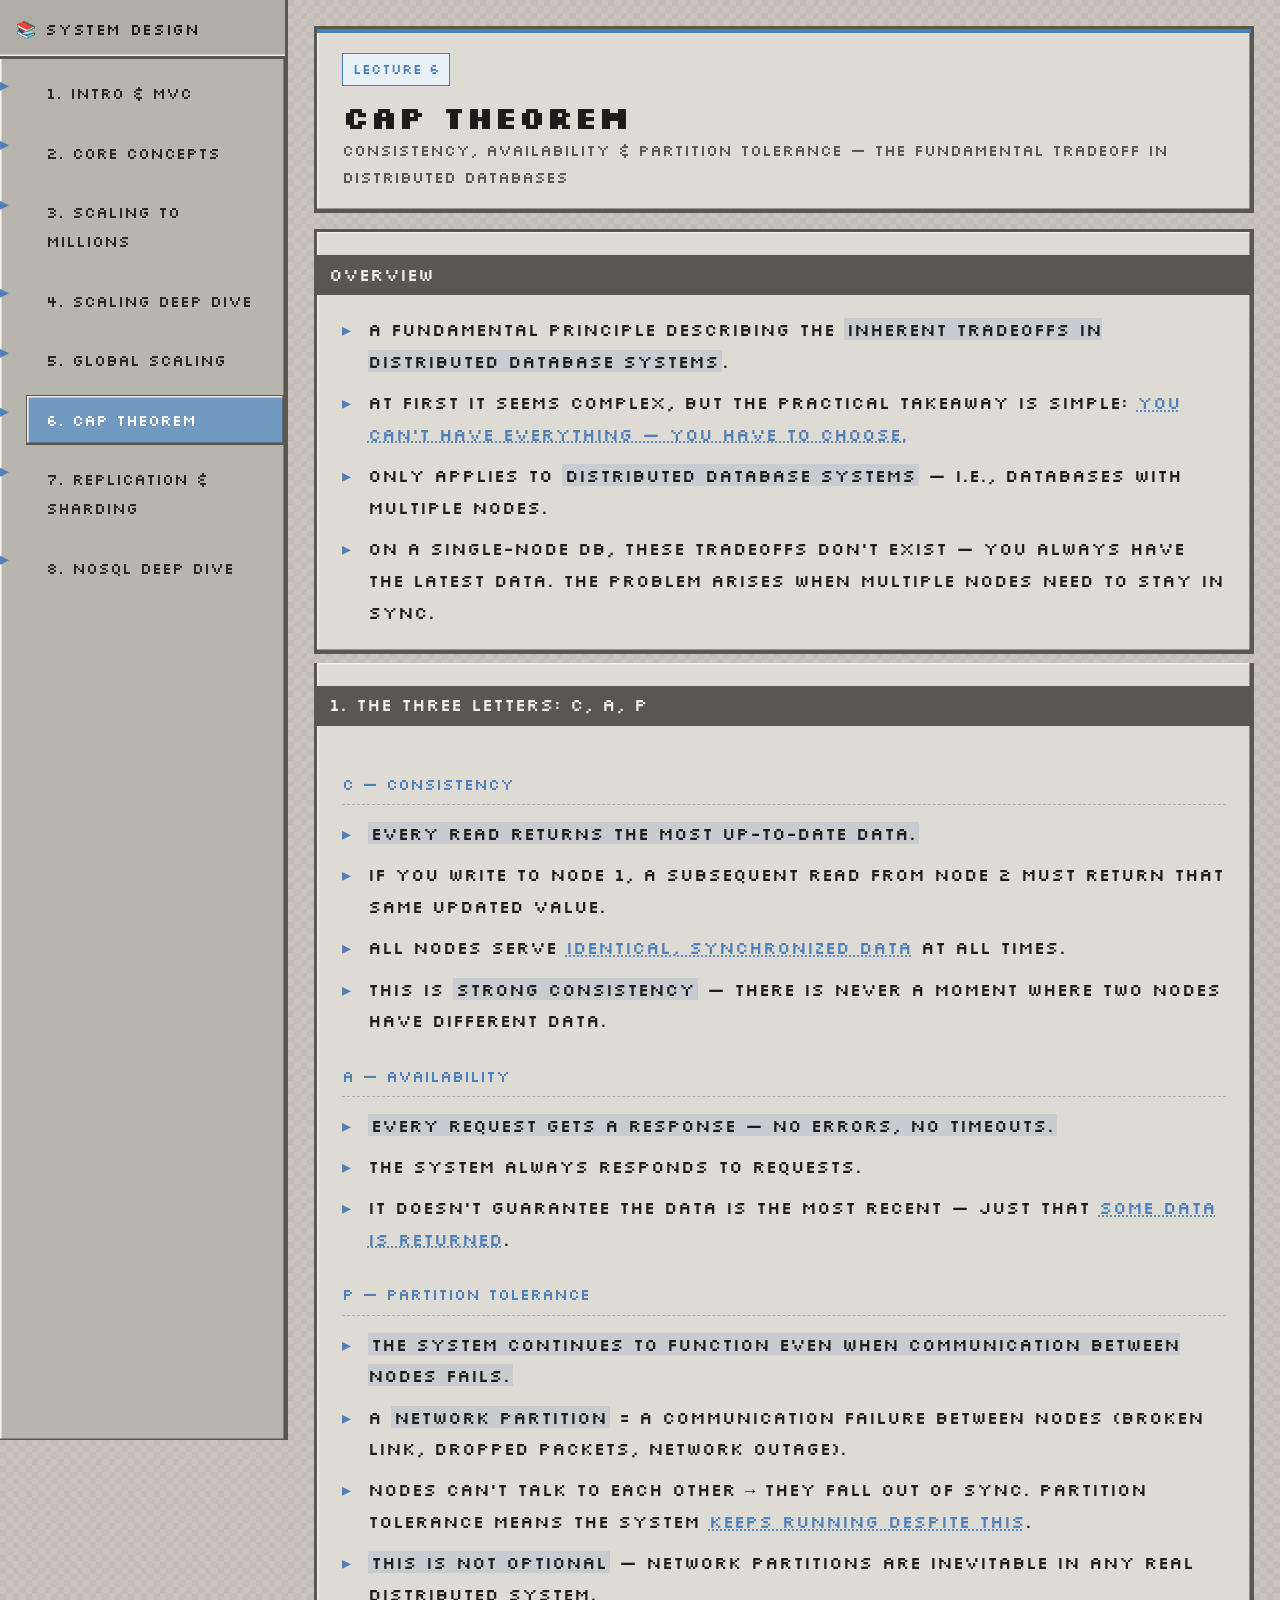
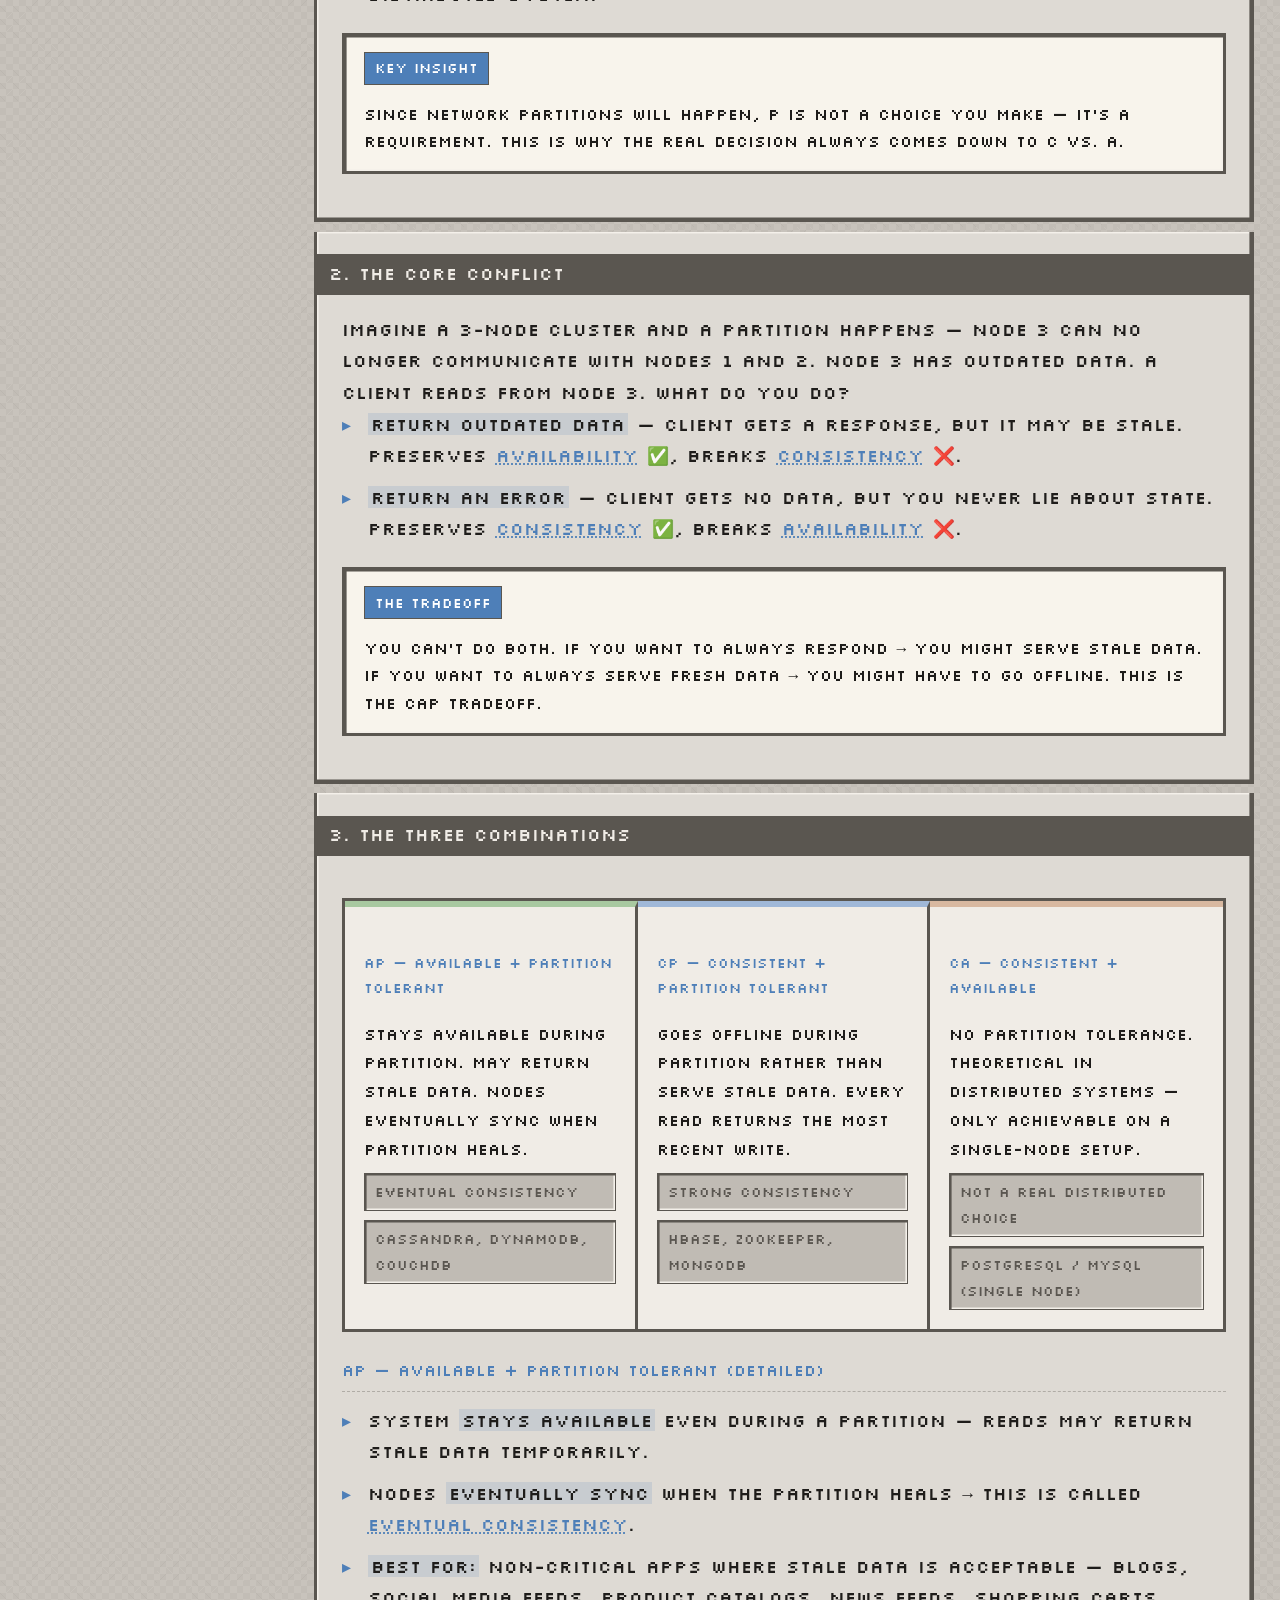
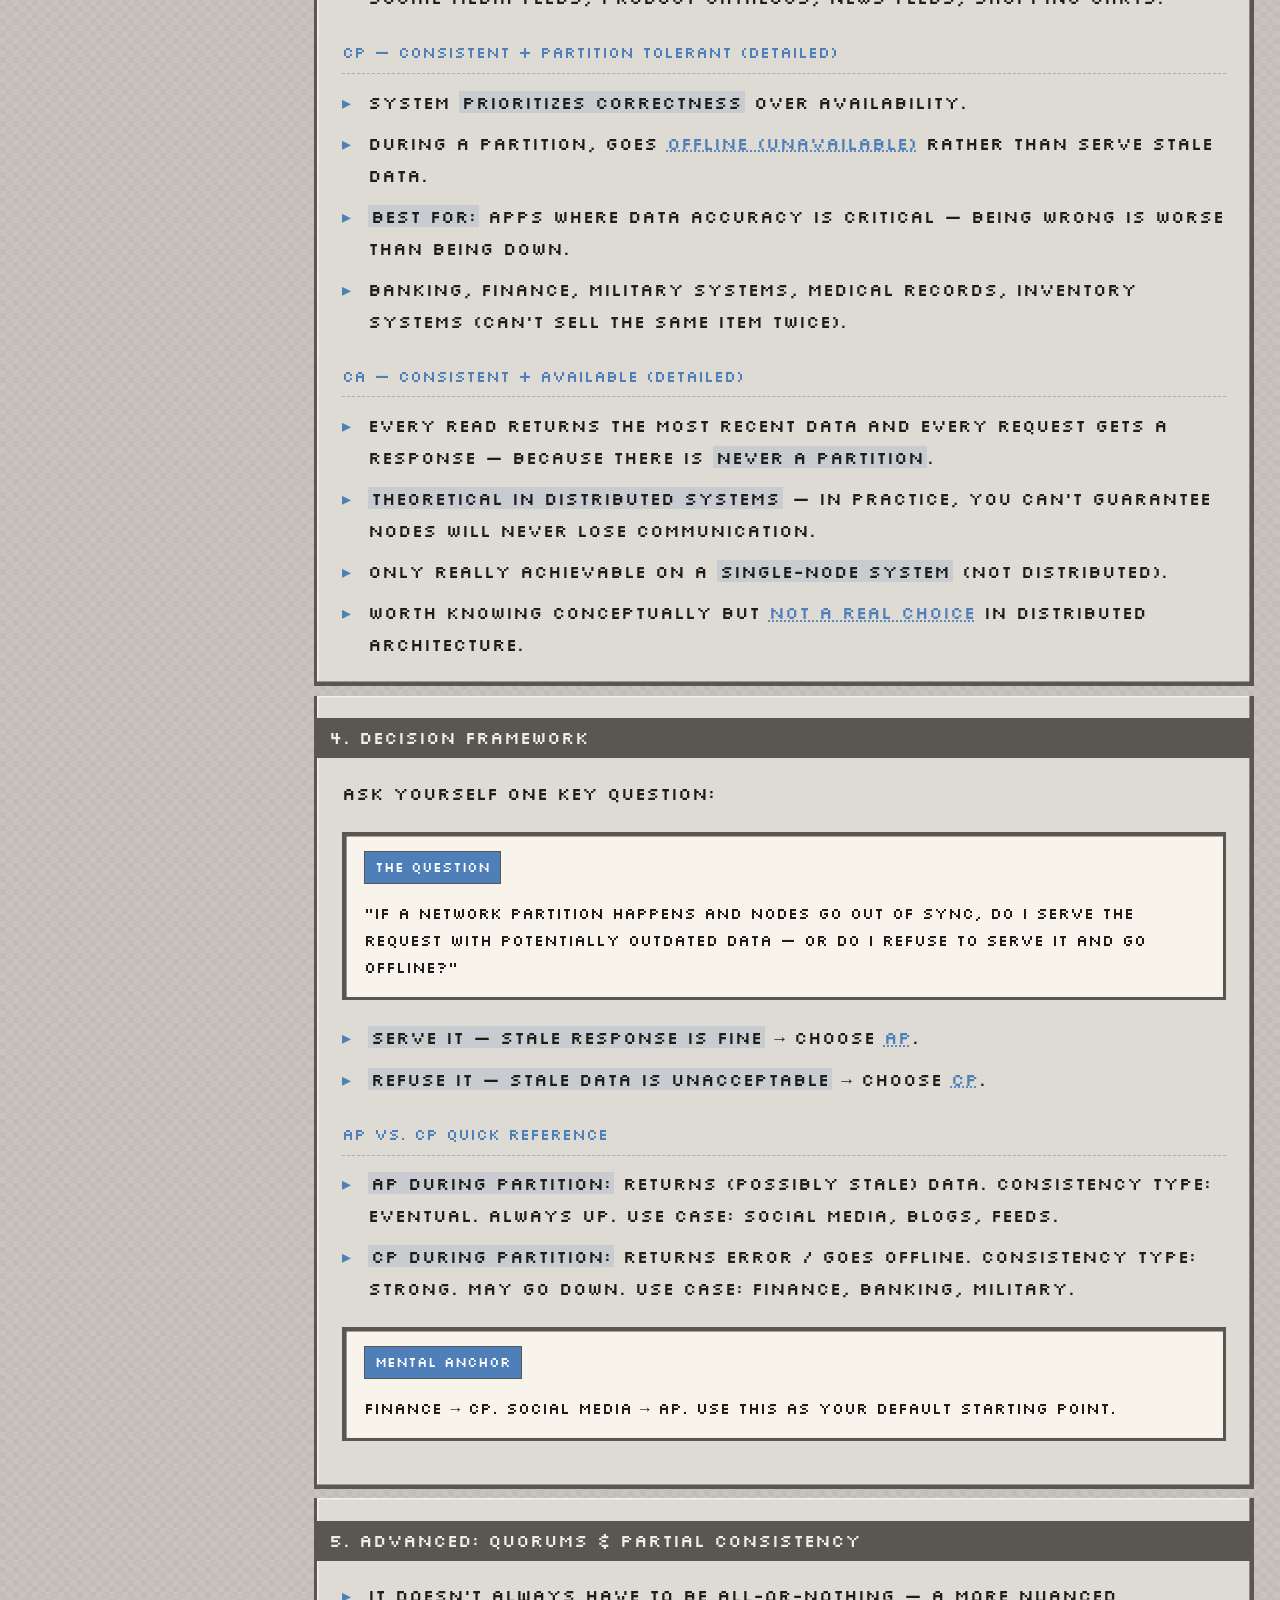
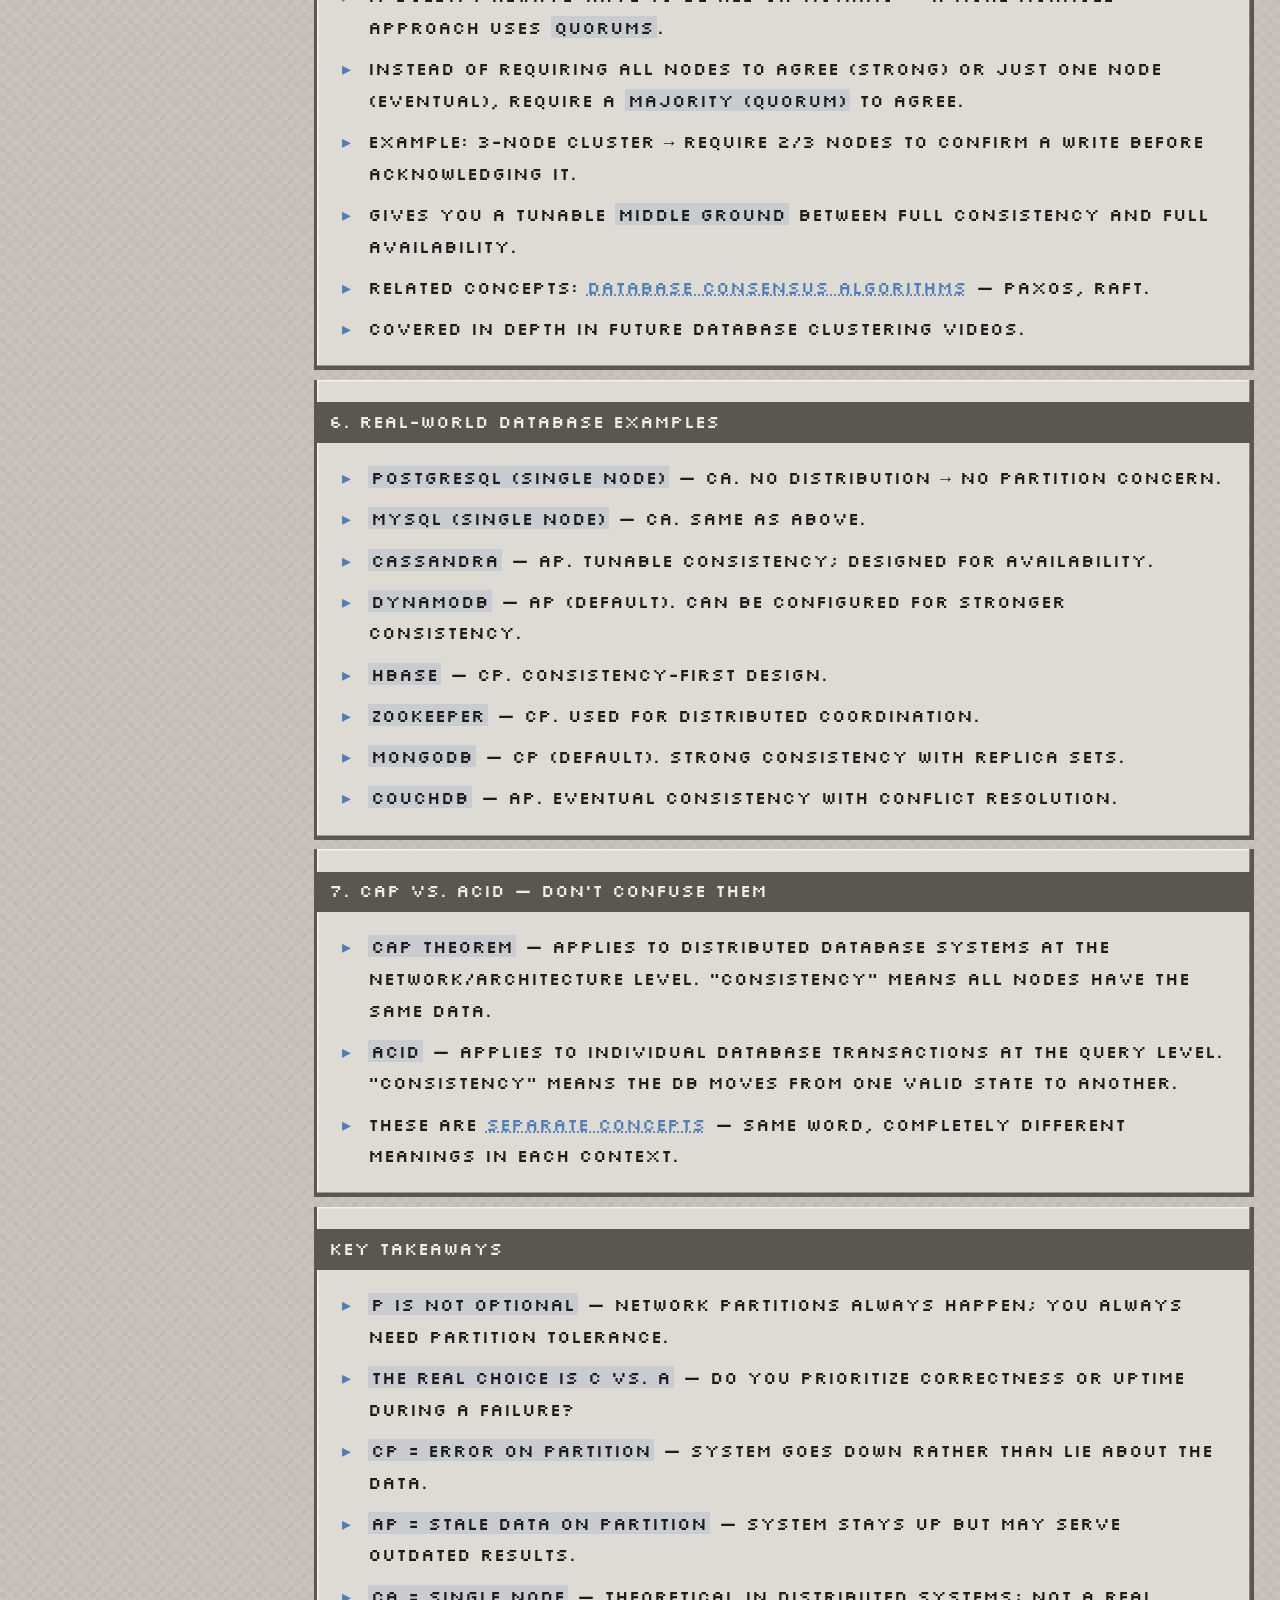
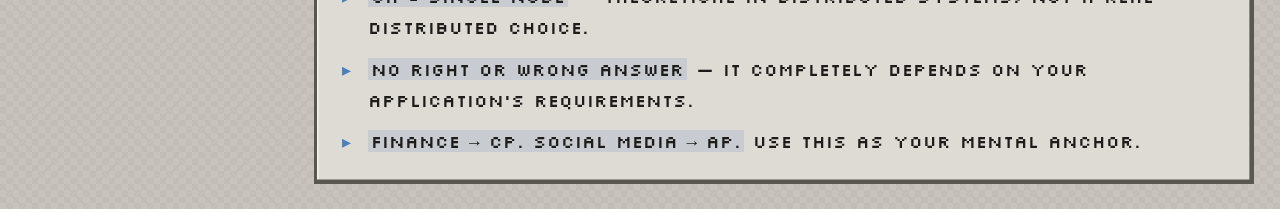
<file: pages/lec6.html>
<!doctype html>
<html lang="en">
  <head>
    <meta charset="UTF-8" />
    <meta name="viewport" content="width=device-width, initial-scale=1.0" />
    <title>CAP Theorem — Consistency, Availability & Partition Tolerance</title>
    <link rel="stylesheet" href="../style.css" />
  </head>
  <body>
    <div class="layout">
      <nav class="sidebar">
        <div class="sidebar-header">📚 System Design</div>
        <ul class="nav-links">
          <li><a href="lec1.html">1. Intro & MVC</a></li>
          <li><a href="lec2.html">2. Core Concepts</a></li>
          <li><a href="lec3.html">3. Scaling to Millions</a></li>
          <li><a href="lec4.html">4. Scaling Deep Dive</a></li>
          <li><a href="lec5.html">5. Global Scaling</a></li>
          <li class="active"><a href="lec6.html">6. CAP Theorem</a></li>
          <li><a href="lec7.html">7. Replication & Sharding</a></li>
          <li><a href="lec8.html">8. NoSQL Deep Dive</a></li>
        </ul>
      </nav>

      <div class="content-wrapper">
        <main class="content">
          <div class="topic-header">
            <span class="tag">Lecture 6</span>
            <h1>CAP Theorem</h1>
            <p class="subtitle">
              Consistency, Availability & Partition Tolerance — the fundamental
              tradeoff in distributed databases
            </p>
          </div>

          <section>
            <h2>Overview</h2>
            <ul>
              <li>
                A fundamental principle describing the
                <strong
                  >inherent tradeoffs in distributed database systems</strong
                >.
              </li>
              <li>
                At first it seems complex, but the practical takeaway is simple:
                <em>you can't have everything — you have to choose.</em>
              </li>
              <li>
                Only applies to <strong>distributed database systems</strong> —
                i.e., databases with multiple nodes.
              </li>
              <li>
                On a single-node DB, these tradeoffs don't exist — you always
                have the latest data. The problem arises when multiple nodes
                need to stay in sync.
              </li>
            </ul>
          </section>

          <section>
            <h2>1. The Three Letters: C, A, P</h2>

            <h3>C — Consistency</h3>
            <ul>
              <li>
                <strong>Every read returns the most up-to-date data.</strong>
              </li>
              <li>
                If you write to Node 1, a subsequent read from Node 2 must
                return that same updated value.
              </li>
              <li>
                All nodes serve <em>identical, synchronized data</em> at all
                times.
              </li>
              <li>
                This is <strong>strong consistency</strong> — there is never a
                moment where two nodes have different data.
              </li>
            </ul>

            <h3>A — Availability</h3>
            <ul>
              <li>
                <strong
                  >Every request gets a response — no errors, no
                  timeouts.</strong
                >
              </li>
              <li>The system always responds to requests.</li>
              <li>
                It doesn't guarantee the data is the most recent — just that
                <em>some data is returned</em>.
              </li>
            </ul>

            <h3>P — Partition Tolerance</h3>
            <ul>
              <li>
                <strong
                  >The system continues to function even when communication
                  between nodes fails.</strong
                >
              </li>
              <li>
                A <strong>network partition</strong> = a communication failure
                between nodes (broken link, dropped packets, network outage).
              </li>
              <li>
                Nodes can't talk to each other → they fall out of sync.
                Partition tolerance means the system
                <em>keeps running despite this</em>.
              </li>
              <li>
                <strong>This is not optional</strong> — network partitions are
                inevitable in any real distributed system.
              </li>
            </ul>

            <div class="callout">
              <span class="callout-label">Key Insight</span>
              Since network partitions WILL happen, P is not a choice you make —
              it's a requirement. This is why the real decision always comes
              down to C vs. A.
            </div>
          </section>

          <section>
            <h2>2. The Core Conflict</h2>
            <p>
              Imagine a 3-node cluster and a partition happens — Node 3 can no
              longer communicate with Nodes 1 and 2. Node 3 has outdated data. A
              client reads from Node 3. What do you do?
            </p>

            <ul>
              <li>
                <strong>Return outdated data</strong> — client gets a response,
                but it may be stale. Preserves <em>Availability</em> ✅, breaks
                <em>Consistency</em> ❌.
              </li>
              <li>
                <strong>Return an error</strong> — client gets no data, but you
                never lie about state. Preserves <em>Consistency</em> ✅, breaks
                <em>Availability</em> ❌.
              </li>
            </ul>

            <div class="callout">
              <span class="callout-label">The Tradeoff</span>
              You can't do both. If you want to always respond → you might serve
              stale data. If you want to always serve fresh data → you might
              have to go offline. This is the CAP tradeoff.
            </div>
          </section>

          <section>
            <h2>3. The Three Combinations</h2>

            <div class="tier-grid">
              <div class="tier-card">
                <h3>AP — Available + Partition Tolerant</h3>
                <p>
                  Stays available during partition. May return stale data. Nodes
                  eventually sync when partition heals.
                </p>
                <p class="example">Eventual Consistency</p>
                <p class="example">Cassandra, DynamoDB, CouchDB</p>
              </div>
              <div class="tier-card">
                <h3>CP — Consistent + Partition Tolerant</h3>
                <p>
                  Goes offline during partition rather than serve stale data.
                  Every read returns the most recent write.
                </p>
                <p class="example">Strong Consistency</p>
                <p class="example">HBase, Zookeeper, MongoDB</p>
              </div>
              <div class="tier-card">
                <h3>CA — Consistent + Available</h3>
                <p>
                  No partition tolerance. Theoretical in distributed systems —
                  only achievable on a single-node setup.
                </p>
                <p class="example">Not a real distributed choice</p>
                <p class="example">PostgreSQL / MySQL (single node)</p>
              </div>
            </div>

            <h3>AP — Available + Partition Tolerant (Detailed)</h3>
            <ul>
              <li>
                System <strong>stays available</strong> even during a partition
                — reads may return stale data temporarily.
              </li>
              <li>
                Nodes <strong>eventually sync</strong> when the partition heals
                → this is called <em>eventual consistency</em>.
              </li>
              <li>
                <strong>Best for:</strong> non-critical apps where stale data is
                acceptable — blogs, social media feeds, product catalogs, news
                feeds, shopping carts.
              </li>
            </ul>

            <h3>CP — Consistent + Partition Tolerant (Detailed)</h3>
            <ul>
              <li>
                System <strong>prioritizes correctness</strong> over
                availability.
              </li>
              <li>
                During a partition, goes <em>offline (unavailable)</em> rather
                than serve stale data.
              </li>
              <li>
                <strong>Best for:</strong> apps where data accuracy is critical
                — being wrong is worse than being down.
              </li>
              <li>
                Banking, finance, military systems, medical records, inventory
                systems (can't sell the same item twice).
              </li>
            </ul>

            <h3>CA — Consistent + Available (Detailed)</h3>
            <ul>
              <li>
                Every read returns the most recent data AND every request gets a
                response — because there is <strong>never a partition</strong>.
              </li>
              <li>
                <strong>Theoretical in distributed systems</strong> — in
                practice, you can't guarantee nodes will never lose
                communication.
              </li>
              <li>
                Only really achievable on a
                <strong>single-node system</strong> (not distributed).
              </li>
              <li>
                Worth knowing conceptually but <em>not a real choice</em> in
                distributed architecture.
              </li>
            </ul>
          </section>

          <section>
            <h2>4. Decision Framework</h2>
            <p>Ask yourself one key question:</p>

            <div class="callout">
              <span class="callout-label">The Question</span>
              "If a network partition happens and nodes go out of sync, do I
              serve the request with potentially outdated data — or do I refuse
              to serve it and go offline?"
            </div>

            <ul>
              <li>
                <strong>Serve it — stale response is fine</strong> → choose
                <em>AP</em>.
              </li>
              <li>
                <strong>Refuse it — stale data is unacceptable</strong> → choose
                <em>CP</em>.
              </li>
            </ul>

            <h3>AP vs. CP Quick Reference</h3>
            <ul>
              <li>
                <strong>AP during partition:</strong> returns (possibly stale)
                data. Consistency type: Eventual. Always up. Use case: social
                media, blogs, feeds.
              </li>
              <li>
                <strong>CP during partition:</strong> returns error / goes
                offline. Consistency type: Strong. May go down. Use case:
                finance, banking, military.
              </li>
            </ul>

            <div class="callout">
              <span class="callout-label">Mental Anchor</span>
              Finance → CP. Social media → AP. Use this as your default starting
              point.
            </div>
          </section>

          <section>
            <h2>5. Advanced: Quorums & Partial Consistency</h2>
            <ul>
              <li>
                It doesn't always have to be all-or-nothing — a more nuanced
                approach uses <strong>quorums</strong>.
              </li>
              <li>
                Instead of requiring ALL nodes to agree (strong) or just ONE
                node (eventual), require a <strong>majority (quorum)</strong> to
                agree.
              </li>
              <li>
                Example: 3-node cluster → require 2/3 nodes to confirm a write
                before acknowledging it.
              </li>
              <li>
                Gives you a tunable <strong>middle ground</strong> between full
                consistency and full availability.
              </li>
              <li>
                Related concepts: <em>database consensus algorithms</em> —
                Paxos, Raft.
              </li>
              <li>Covered in depth in future database clustering videos.</li>
            </ul>
          </section>

          <section>
            <h2>6. Real-World Database Examples</h2>
            <ul>
              <li>
                <strong>PostgreSQL (single node)</strong> — CA. No distribution
                → no partition concern.
              </li>
              <li><strong>MySQL (single node)</strong> — CA. Same as above.</li>
              <li>
                <strong>Cassandra</strong> — AP. Tunable consistency; designed
                for availability.
              </li>
              <li>
                <strong>DynamoDB</strong> — AP (default). Can be configured for
                stronger consistency.
              </li>
              <li><strong>HBase</strong> — CP. Consistency-first design.</li>
              <li>
                <strong>Zookeeper</strong> — CP. Used for distributed
                coordination.
              </li>
              <li>
                <strong>MongoDB</strong> — CP (default). Strong consistency with
                replica sets.
              </li>
              <li>
                <strong>CouchDB</strong> — AP. Eventual consistency with
                conflict resolution.
              </li>
            </ul>
          </section>

          <section>
            <h2>7. CAP vs. ACID — Don't Confuse Them</h2>
            <ul>
              <li>
                <strong>CAP Theorem</strong> — applies to distributed database
                systems at the network/architecture level. "Consistency" means
                all nodes have the same data.
              </li>
              <li>
                <strong>ACID</strong> — applies to individual database
                transactions at the query level. "Consistency" means the DB
                moves from one valid state to another.
              </li>
              <li>
                These are <em>separate concepts</em> — same word, completely
                different meanings in each context.
              </li>
            </ul>
          </section>

          <section>
            <h2>Key Takeaways</h2>
            <ul>
              <li>
                <strong>P is not optional</strong> — network partitions always
                happen; you always need partition tolerance.
              </li>
              <li>
                <strong>The real choice is C vs. A</strong> — do you prioritize
                correctness or uptime during a failure?
              </li>
              <li>
                <strong>CP = error on partition</strong> — system goes down
                rather than lie about the data.
              </li>
              <li>
                <strong>AP = stale data on partition</strong> — system stays up
                but may serve outdated results.
              </li>
              <li>
                <strong>CA = single node</strong> — theoretical in distributed
                systems; not a real distributed choice.
              </li>
              <li>
                <strong>No right or wrong answer</strong> — it completely
                depends on your application's requirements.
              </li>
              <li>
                <strong>Finance → CP. Social media → AP.</strong> Use this as
                your mental anchor.
              </li>
            </ul>
          </section>
        </main>
      </div>
    </div>
  </body>
</html>
</file>
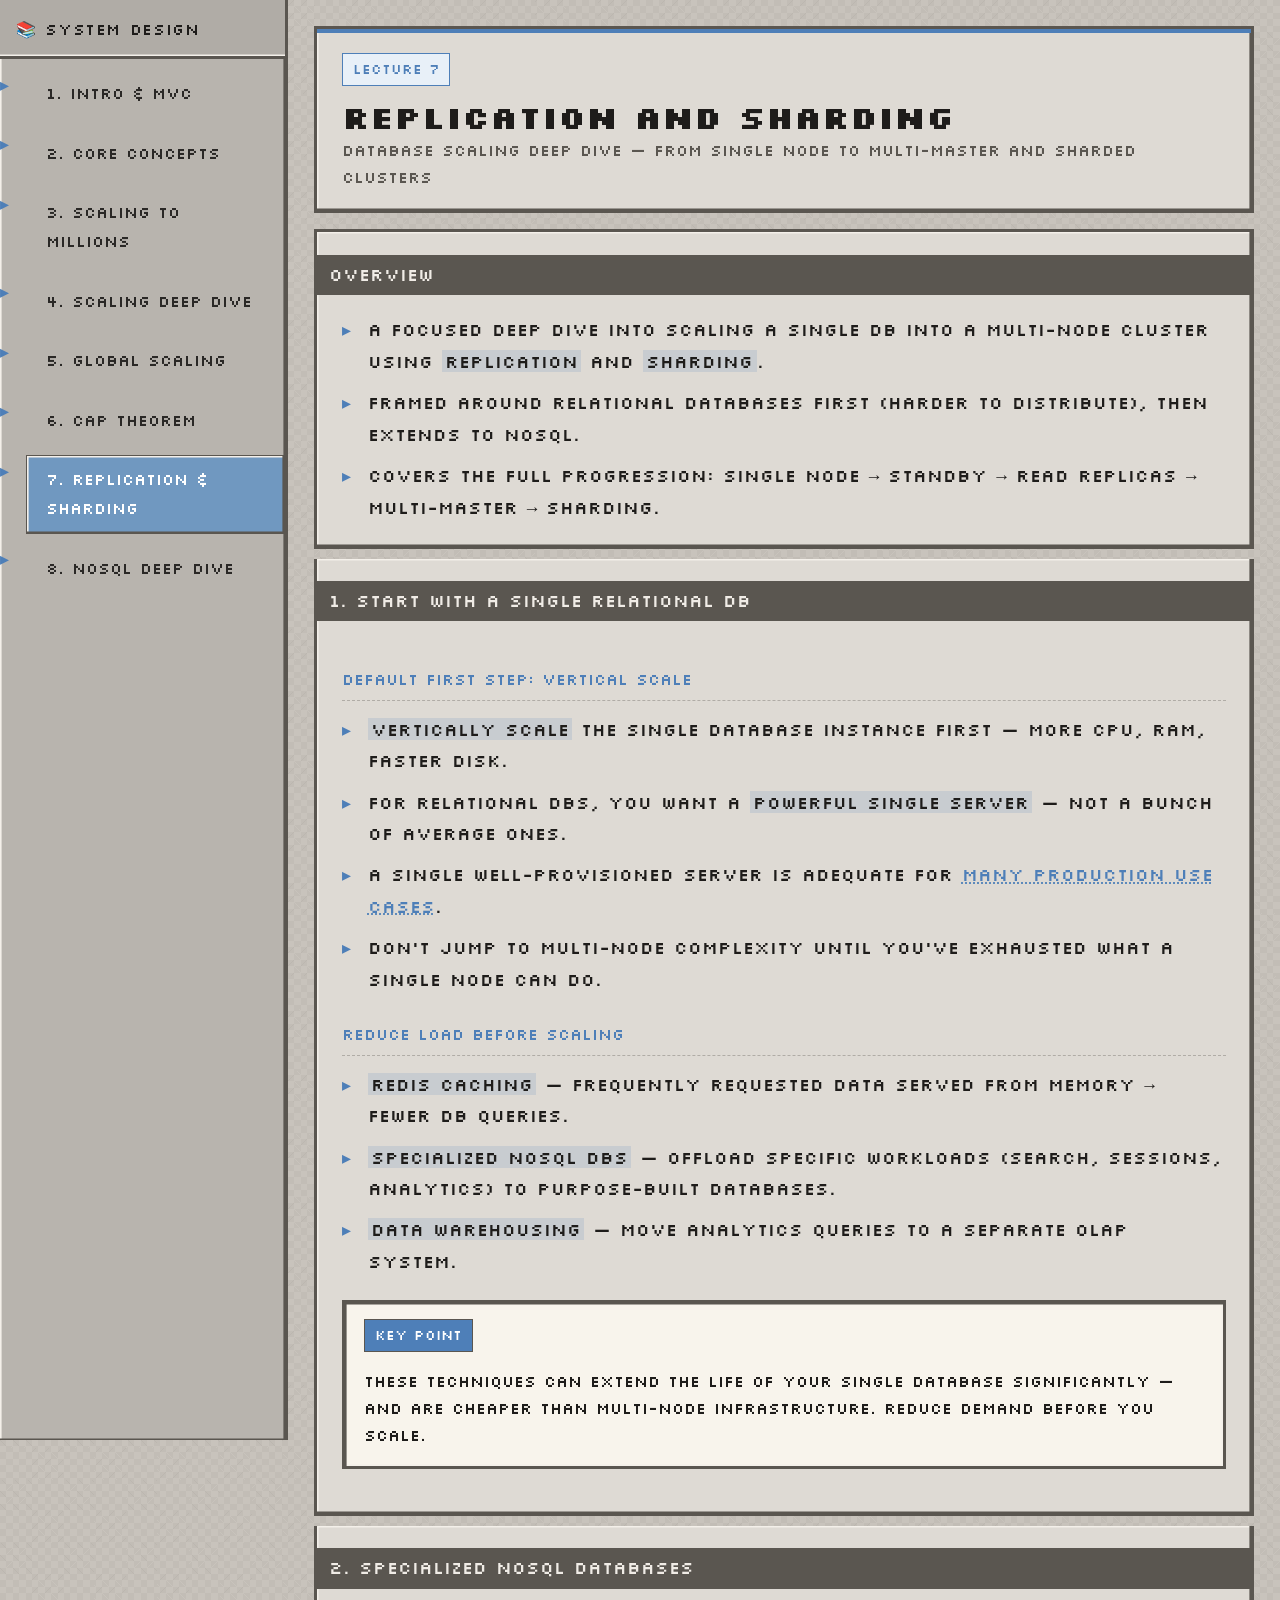
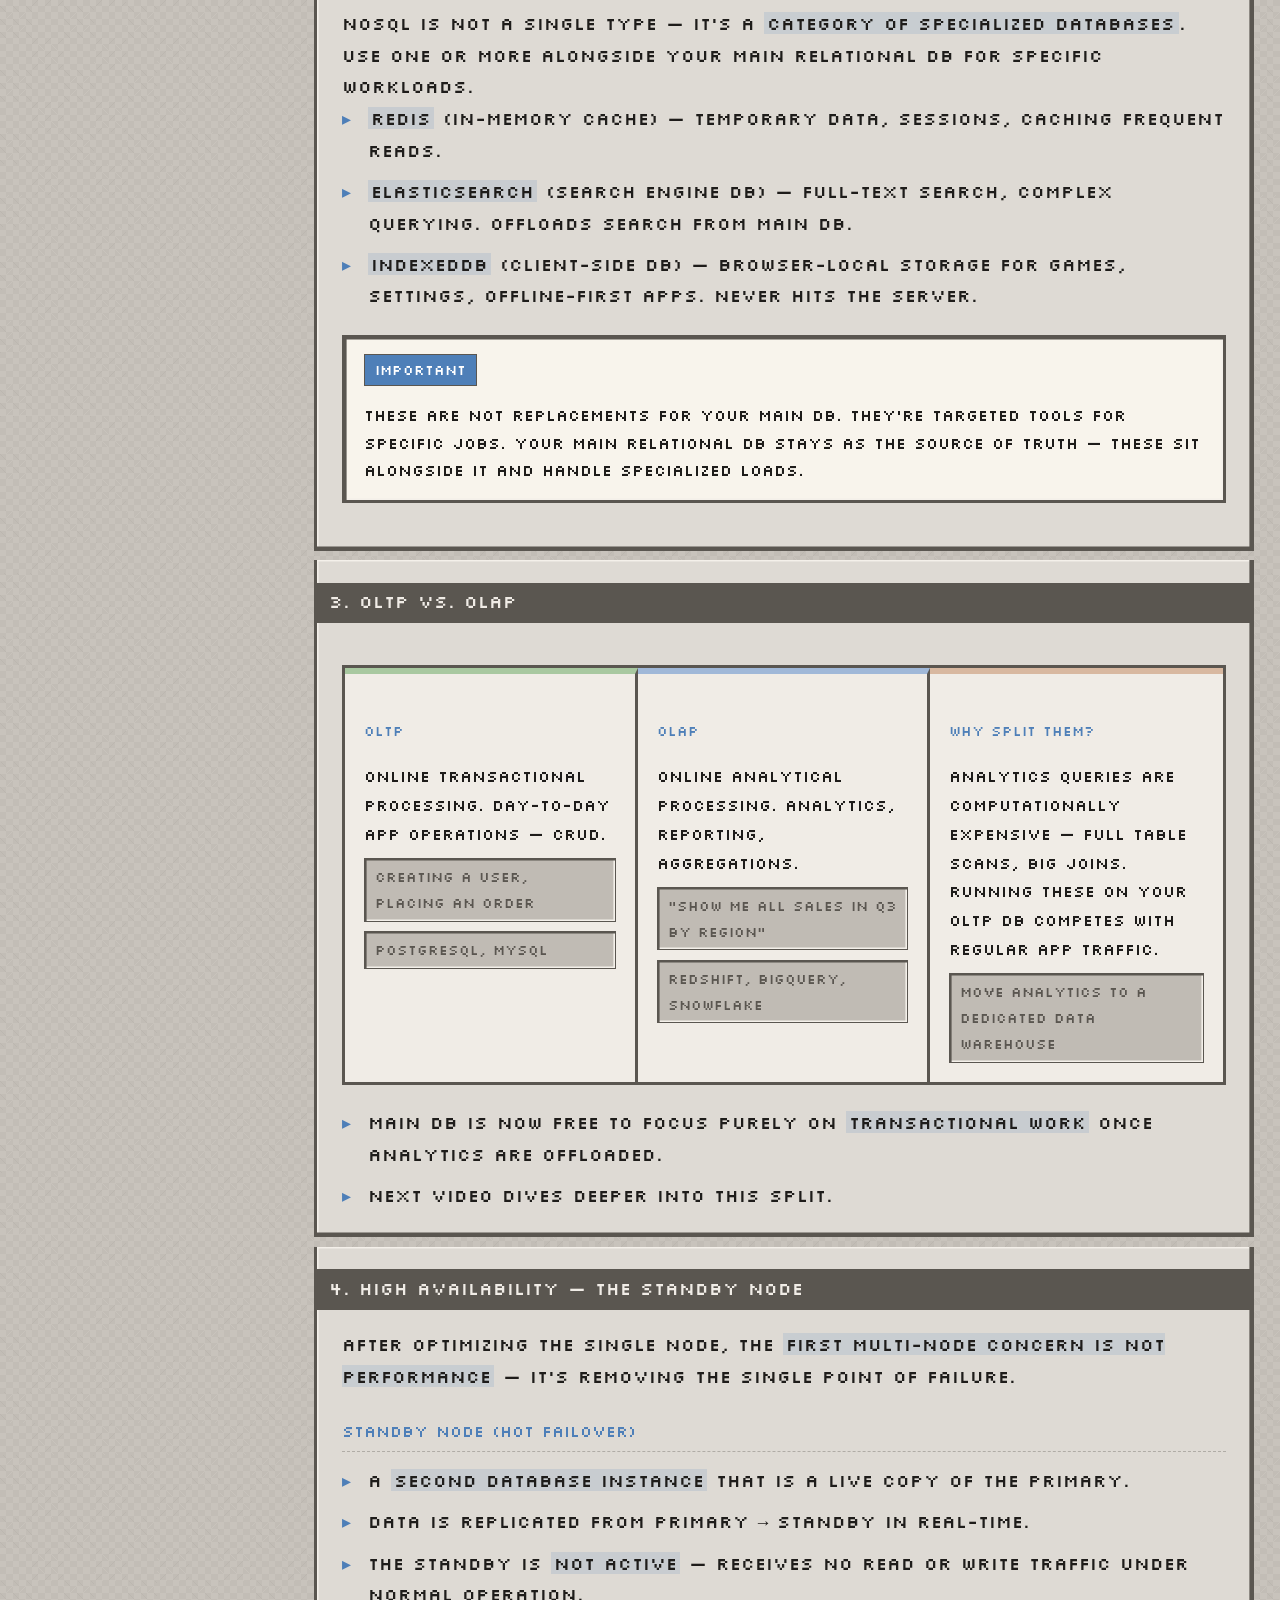
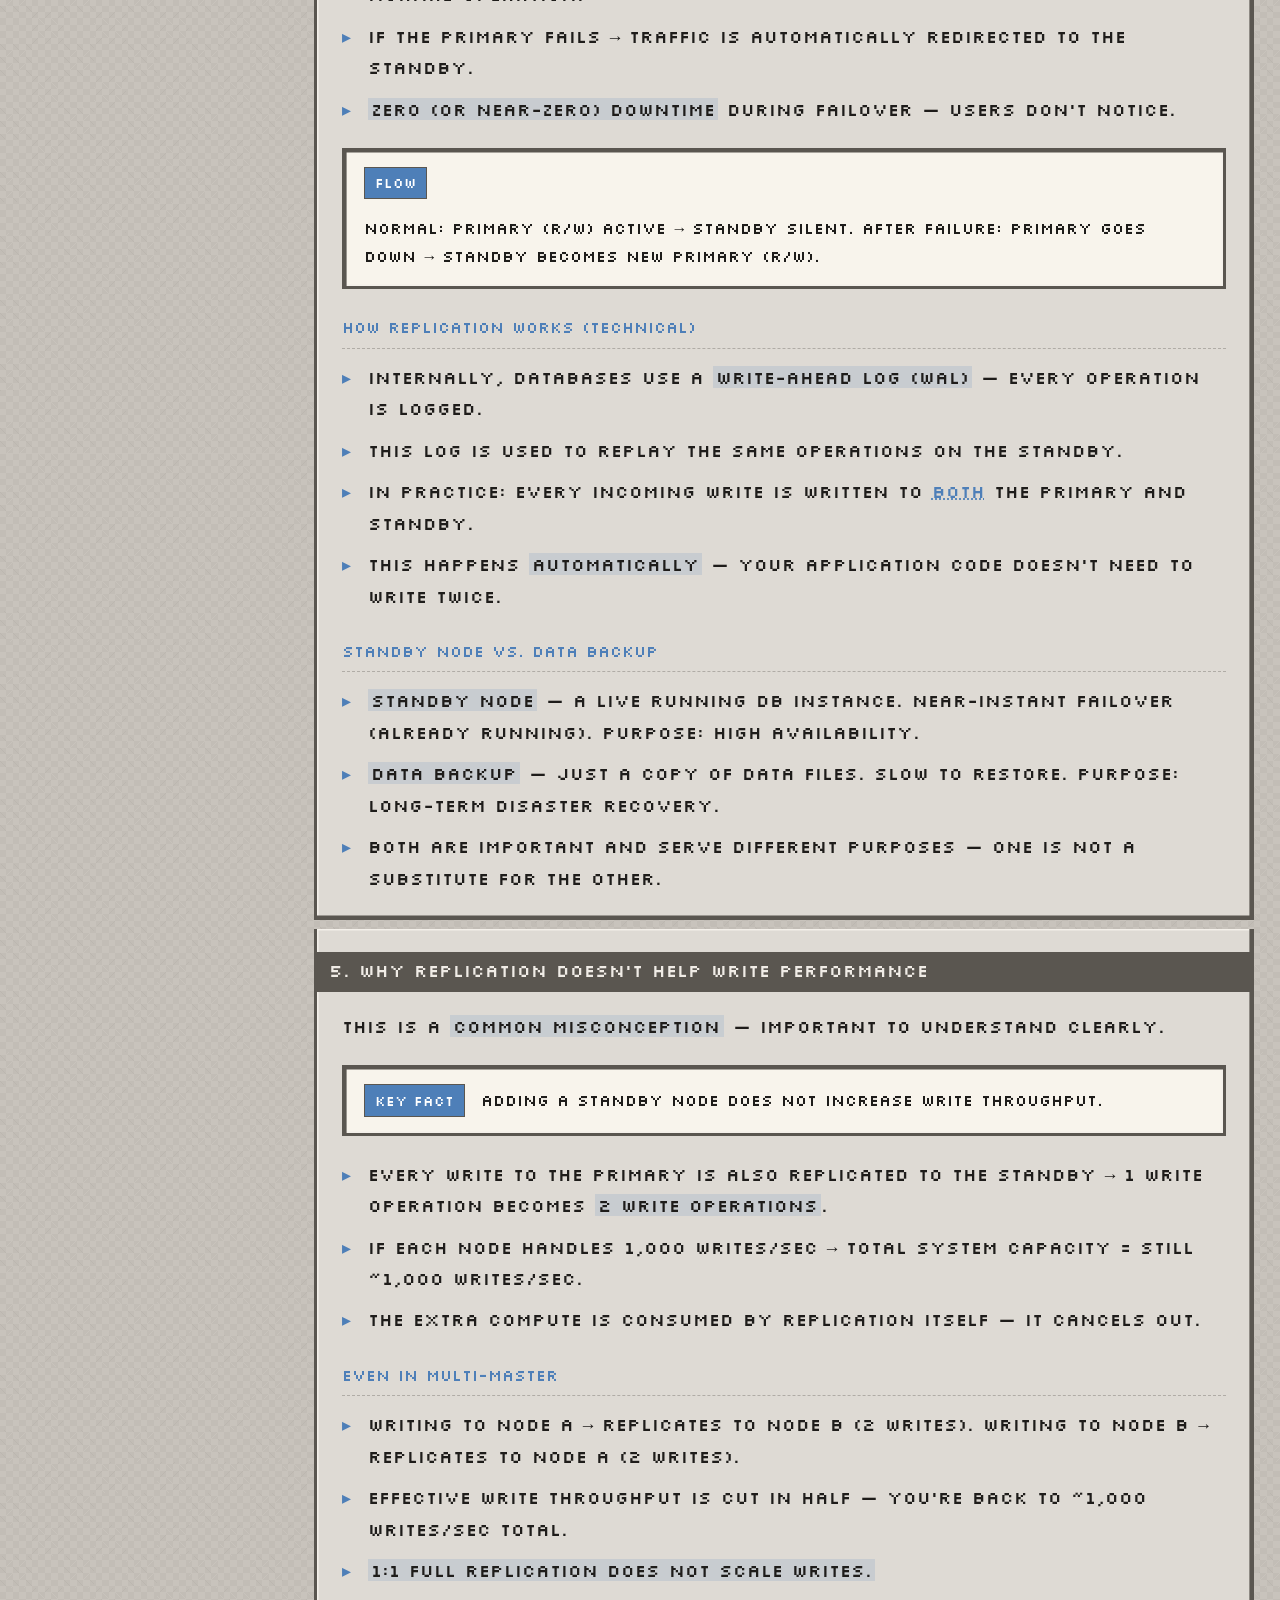
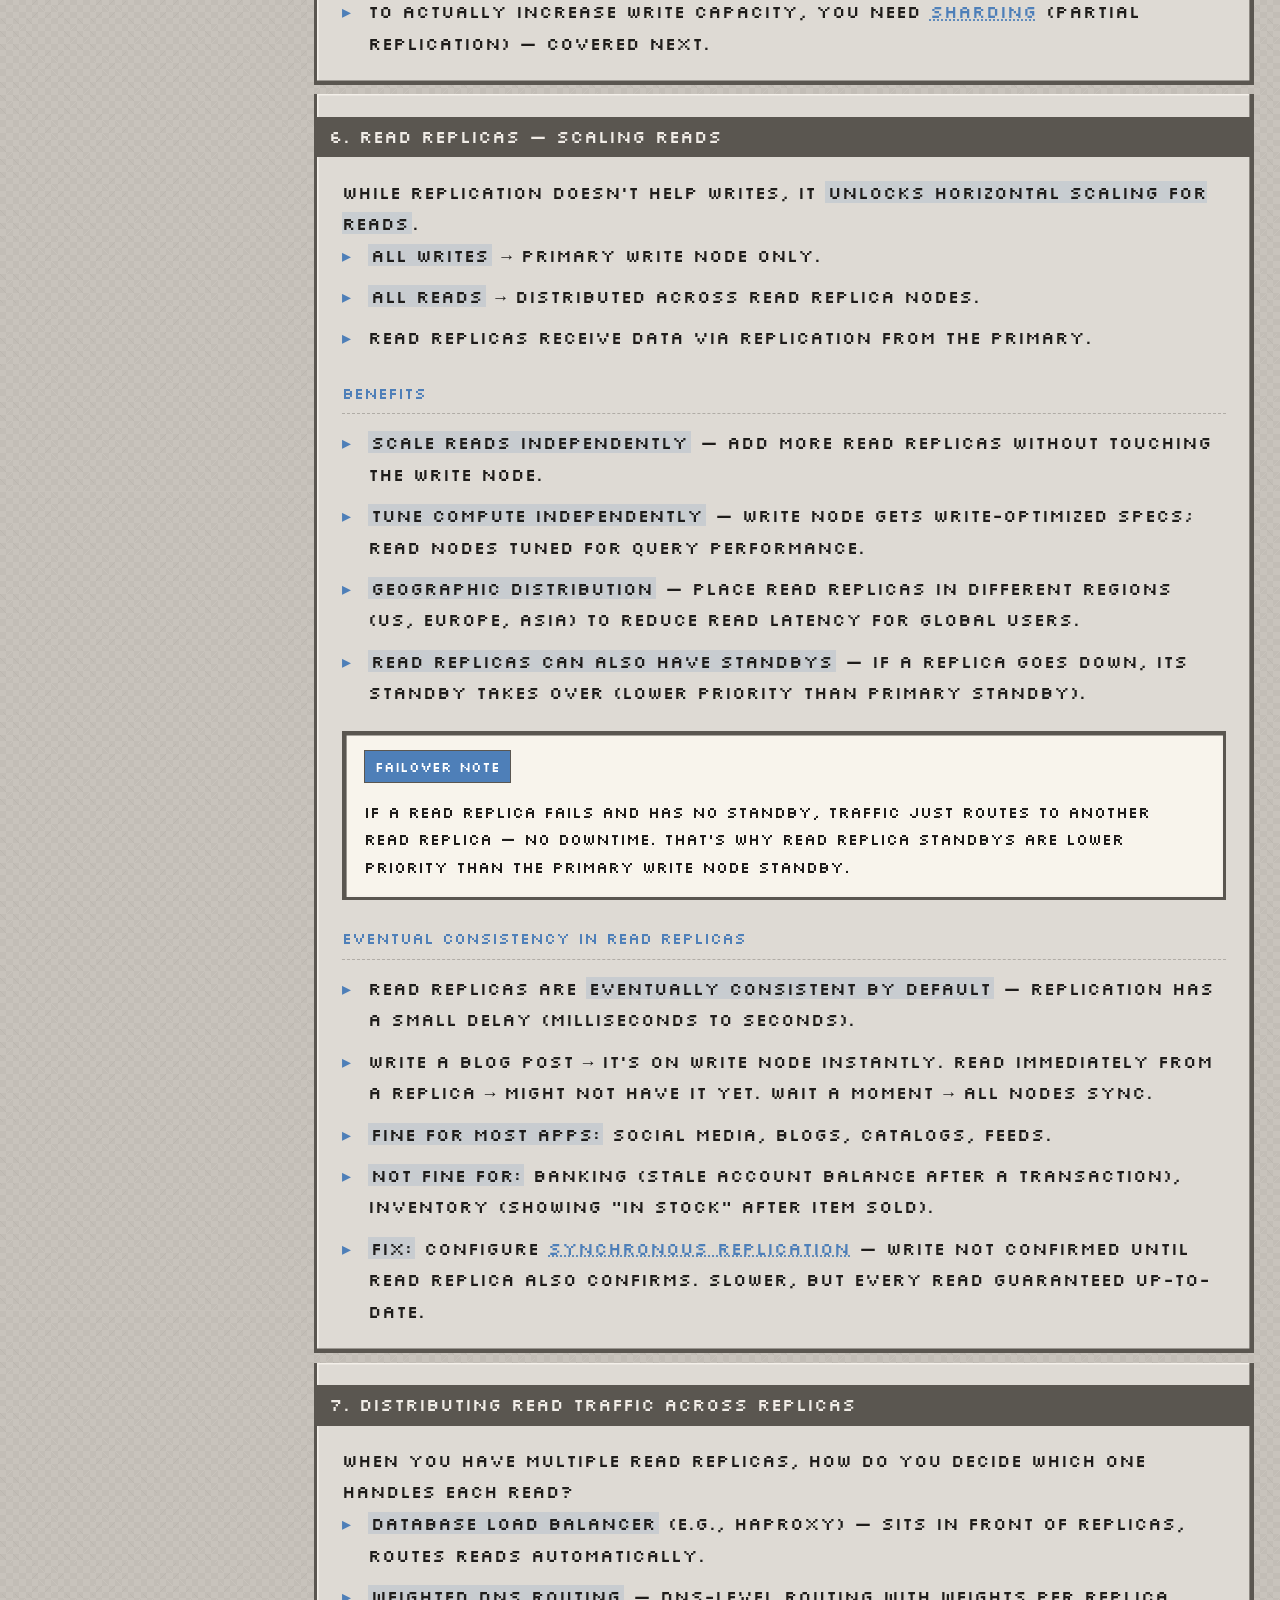
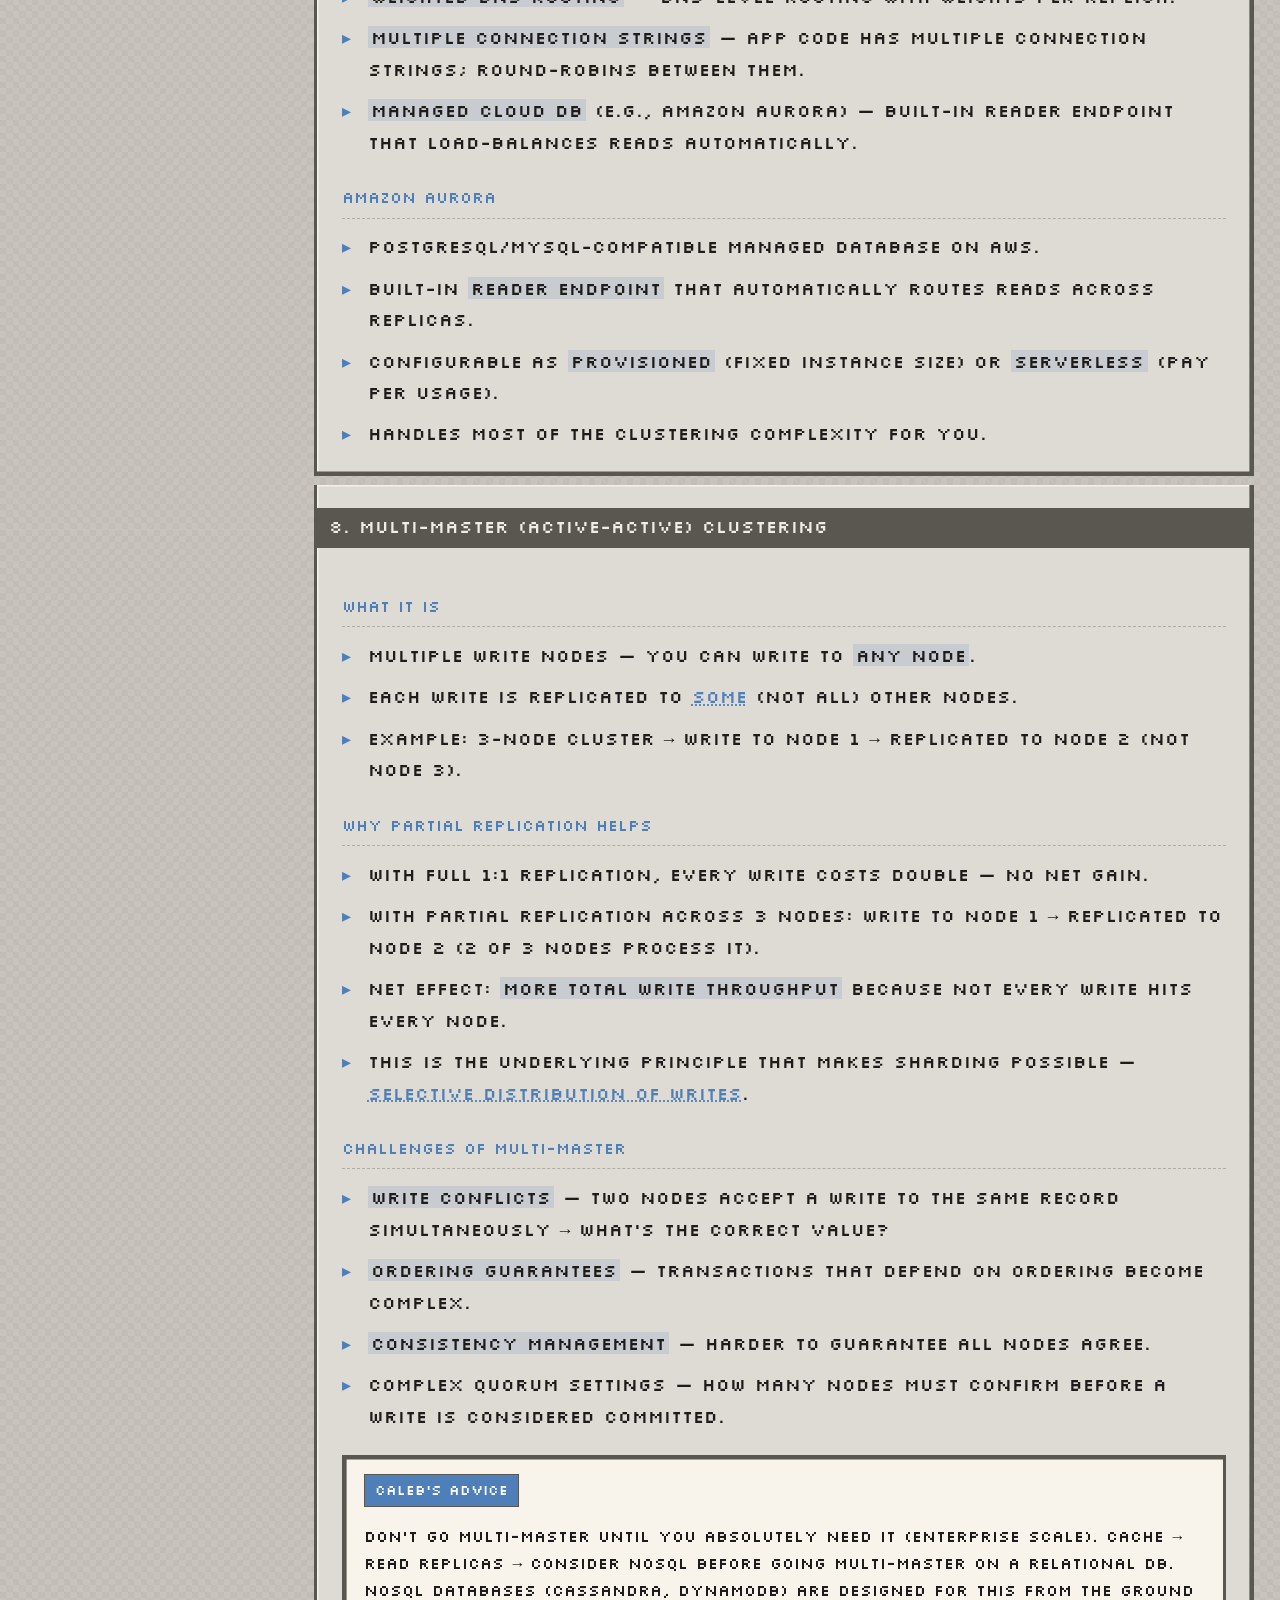
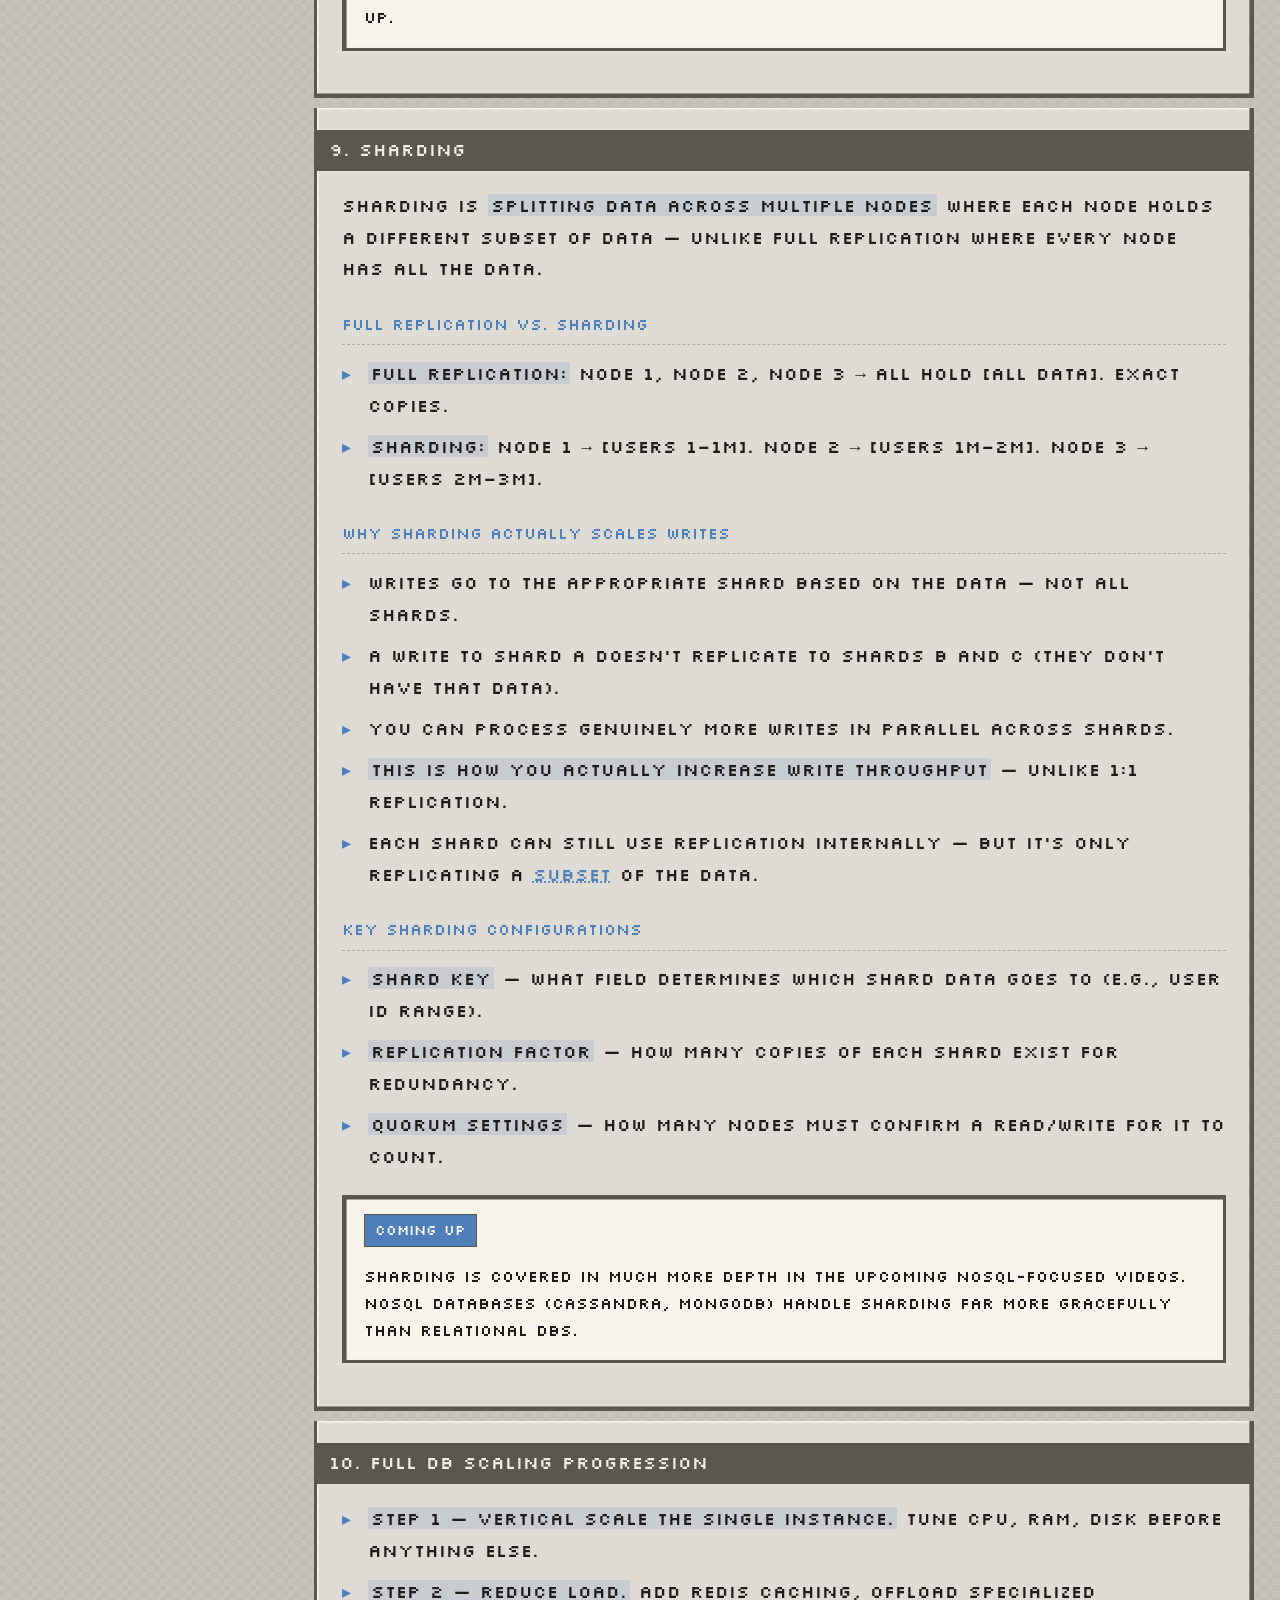
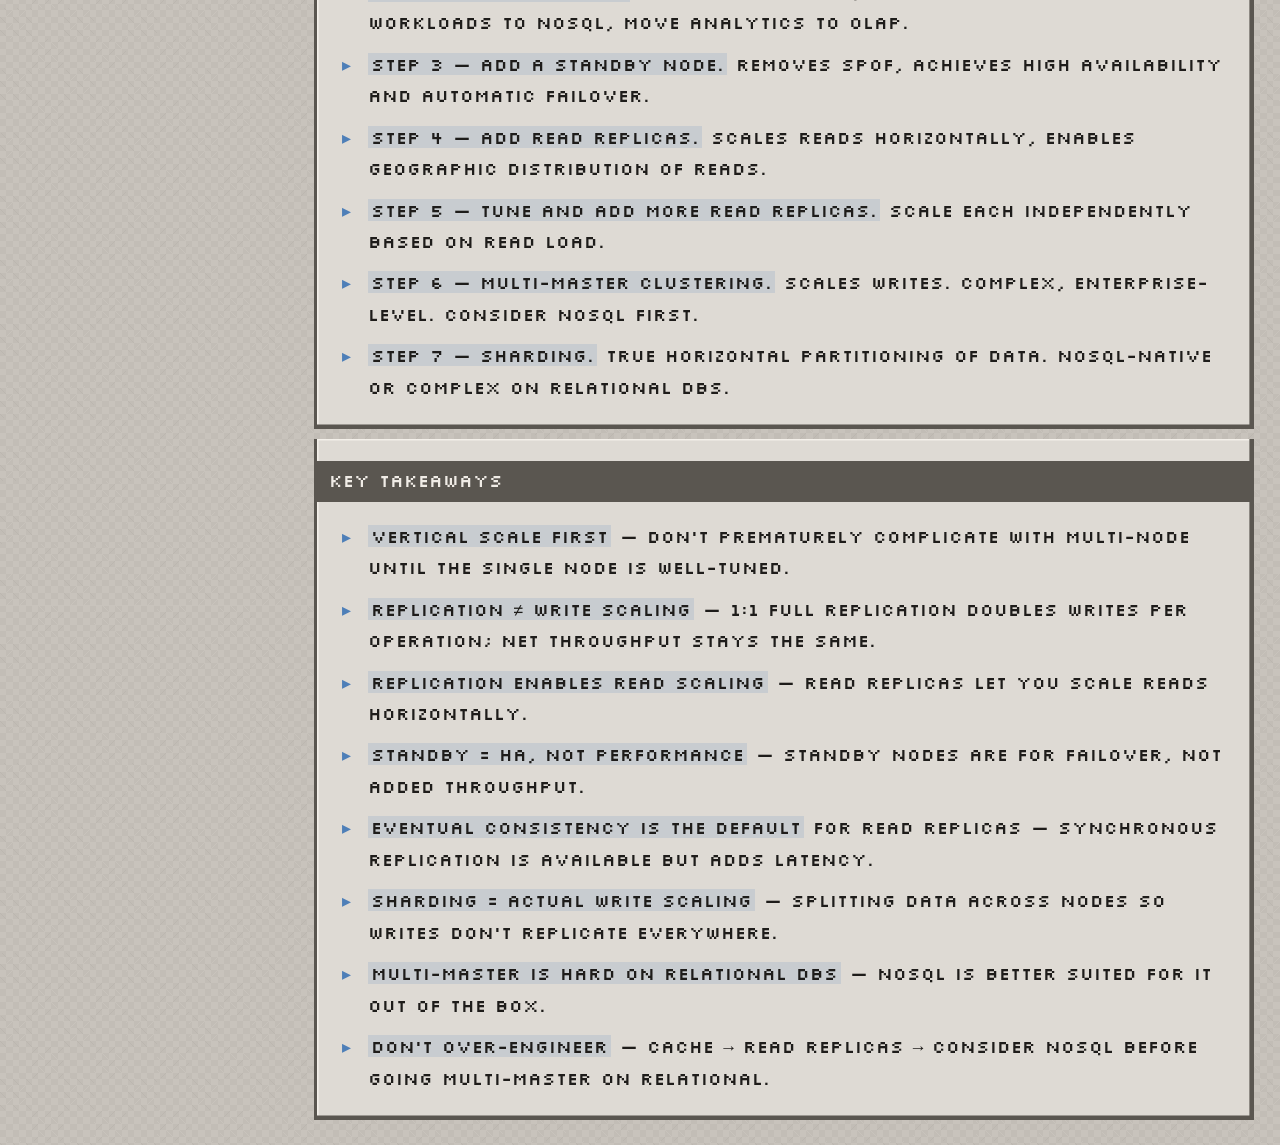
<file: pages/lec7.html>
<!doctype html>
<html lang="en">
  <head>
    <meta charset="UTF-8" />
    <meta name="viewport" content="width=device-width, initial-scale=1.0" />
    <title>Replication and Sharding — Database Scaling Deep Dive</title>
    <link rel="stylesheet" href="../style.css" />
  </head>
  <body>
    <div class="layout">
      <nav class="sidebar">
        <div class="sidebar-header">📚 System Design</div>
        <ul class="nav-links">
          <li><a href="lec1.html">1. Intro & MVC</a></li>
          <li><a href="lec2.html">2. Core Concepts</a></li>
          <li><a href="lec3.html">3. Scaling to Millions</a></li>
          <li><a href="lec4.html">4. Scaling Deep Dive</a></li>
          <li><a href="lec5.html">5. Global Scaling</a></li>
          <li><a href="lec6.html">6. CAP Theorem</a></li>
          <li class="active">
            <a href="lec7.html">7. Replication & Sharding</a>
          </li>
          <li><a href="lec8.html">8. NoSQL Deep Dive</a></li>
        </ul>
      </nav>

      <div class="content-wrapper">
        <main class="content">
          <div class="topic-header">
            <span class="tag">Lecture 7</span>
            <h1>Replication and Sharding</h1>
            <p class="subtitle">
              Database scaling deep dive — from single node to multi-master and
              sharded clusters
            </p>
          </div>

          <section>
            <h2>Overview</h2>
            <ul>
              <li>
                A focused deep dive into scaling a single DB into a multi-node
                cluster using <strong>replication</strong> and
                <strong>sharding</strong>.
              </li>
              <li>
                Framed around relational databases first (harder to distribute),
                then extends to NoSQL.
              </li>
              <li>
                Covers the full progression: single node → standby → read
                replicas → multi-master → sharding.
              </li>
            </ul>
          </section>

          <section>
            <h2>1. Start with a Single Relational DB</h2>

            <h3>Default First Step: Vertical Scale</h3>
            <ul>
              <li>
                <strong>Vertically scale</strong> the single database instance
                first — more CPU, RAM, faster disk.
              </li>
              <li>
                For relational DBs, you want a
                <strong>powerful single server</strong> — not a bunch of average
                ones.
              </li>
              <li>
                A single well-provisioned server is adequate for
                <em>many production use cases</em>.
              </li>
              <li>
                Don't jump to multi-node complexity until you've exhausted what
                a single node can do.
              </li>
            </ul>

            <h3>Reduce Load Before Scaling</h3>
            <ul>
              <li>
                <strong>Redis Caching</strong> — frequently requested data
                served from memory → fewer DB queries.
              </li>
              <li>
                <strong>Specialized NoSQL DBs</strong> — offload specific
                workloads (search, sessions, analytics) to purpose-built
                databases.
              </li>
              <li>
                <strong>Data Warehousing</strong> — move analytics queries to a
                separate OLAP system.
              </li>
            </ul>

            <div class="callout">
              <span class="callout-label">Key Point</span>
              These techniques can extend the life of your single database
              significantly — and are cheaper than multi-node infrastructure.
              Reduce demand before you scale.
            </div>
          </section>

          <section>
            <h2>2. Specialized NoSQL Databases</h2>
            <p>
              NoSQL is not a single type — it's a
              <strong>category of specialized databases</strong>. Use one or
              more alongside your main relational DB for specific workloads.
            </p>

            <ul>
              <li>
                <strong>Redis</strong> (In-Memory Cache) — temporary data,
                sessions, caching frequent reads.
              </li>
              <li>
                <strong>Elasticsearch</strong> (Search Engine DB) — full-text
                search, complex querying. Offloads search from main DB.
              </li>
              <li>
                <strong>IndexedDB</strong> (Client-Side DB) — browser-local
                storage for games, settings, offline-first apps. Never hits the
                server.
              </li>
            </ul>

            <div class="callout">
              <span class="callout-label">Important</span>
              These are NOT replacements for your main DB. They're targeted
              tools for specific jobs. Your main relational DB stays as the
              source of truth — these sit alongside it and handle specialized
              loads.
            </div>
          </section>

          <section>
            <h2>3. OLTP vs. OLAP</h2>

            <div class="tier-grid">
              <div class="tier-card">
                <h3>OLTP</h3>
                <p>
                  Online Transactional Processing. Day-to-day app operations —
                  CRUD.
                </p>
                <p class="example">Creating a user, placing an order</p>
                <p class="example">PostgreSQL, MySQL</p>
              </div>
              <div class="tier-card">
                <h3>OLAP</h3>
                <p>
                  Online Analytical Processing. Analytics, reporting,
                  aggregations.
                </p>
                <p class="example">"Show me all sales in Q3 by region"</p>
                <p class="example">Redshift, BigQuery, Snowflake</p>
              </div>
              <div class="tier-card">
                <h3>Why Split Them?</h3>
                <p>
                  Analytics queries are computationally expensive — full table
                  scans, big JOINs. Running these on your OLTP DB competes with
                  regular app traffic.
                </p>
                <p class="example">
                  Move analytics to a dedicated data warehouse
                </p>
              </div>
            </div>

            <ul>
              <li>
                Main DB is now free to focus purely on
                <strong>transactional work</strong> once analytics are
                offloaded.
              </li>
              <li>Next video dives deeper into this split.</li>
            </ul>
          </section>

          <section>
            <h2>4. High Availability — The Standby Node</h2>
            <p>
              After optimizing the single node, the
              <strong>first multi-node concern is not performance</strong> —
              it's removing the Single Point of Failure.
            </p>

            <h3>Standby Node (Hot Failover)</h3>
            <ul>
              <li>
                A <strong>second database instance</strong> that is a live copy
                of the primary.
              </li>
              <li>Data is replicated from primary → standby in real-time.</li>
              <li>
                The standby is <strong>not active</strong> — receives no read or
                write traffic under normal operation.
              </li>
              <li>
                If the primary fails → traffic is automatically redirected to
                the standby.
              </li>
              <li>
                <strong>Zero (or near-zero) downtime</strong> during failover —
                users don't notice.
              </li>
            </ul>

            <div class="callout">
              <span class="callout-label">Flow</span>
              Normal: Primary (R/W) active → Standby silent. After Failure:
              Primary goes down → Standby becomes new Primary (R/W).
            </div>

            <h3>How Replication Works (Technical)</h3>
            <ul>
              <li>
                Internally, databases use a
                <strong>Write-Ahead Log (WAL)</strong> — every operation is
                logged.
              </li>
              <li>
                This log is used to replay the same operations on the standby.
              </li>
              <li>
                In practice: every incoming write is written to
                <em>both</em> the primary and standby.
              </li>
              <li>
                This happens <strong>automatically</strong> — your application
                code doesn't need to write twice.
              </li>
            </ul>

            <h3>Standby Node vs. Data Backup</h3>
            <ul>
              <li>
                <strong>Standby Node</strong> — a live running DB instance.
                Near-instant failover (already running). Purpose: High
                Availability.
              </li>
              <li>
                <strong>Data Backup</strong> — just a copy of data files. Slow
                to restore. Purpose: long-term disaster recovery.
              </li>
              <li>
                Both are important and serve different purposes — one is not a
                substitute for the other.
              </li>
            </ul>
          </section>

          <section>
            <h2>5. Why Replication Doesn't Help Write Performance</h2>
            <p>
              This is a <strong>common misconception</strong> — important to
              understand clearly.
            </p>

            <div class="callout">
              <span class="callout-label">Key Fact</span>
              Adding a standby node does NOT increase write throughput.
            </div>

            <ul>
              <li>
                Every write to the primary is also replicated to the standby → 1
                write operation becomes <strong>2 write operations</strong>.
              </li>
              <li>
                If each node handles 1,000 writes/sec → total system capacity =
                still ~1,000 writes/sec.
              </li>
              <li>
                The extra compute is consumed by replication itself — it cancels
                out.
              </li>
            </ul>

            <h3>Even in Multi-Master</h3>
            <ul>
              <li>
                Writing to Node A → replicates to Node B (2 writes). Writing to
                Node B → replicates to Node A (2 writes).
              </li>
              <li>
                Effective write throughput is cut in half — you're back to
                ~1,000 writes/sec total.
              </li>
              <li>
                <strong>1:1 full replication does not scale writes.</strong>
              </li>
              <li>
                To actually increase write capacity, you need
                <em>sharding</em> (partial replication) — covered next.
              </li>
            </ul>
          </section>

          <section>
            <h2>6. Read Replicas — Scaling Reads</h2>
            <p>
              While replication doesn't help writes, it
              <strong>unlocks horizontal scaling for reads</strong>.
            </p>

            <ul>
              <li><strong>All writes</strong> → primary write node only.</li>
              <li>
                <strong>All reads</strong> → distributed across read replica
                nodes.
              </li>
              <li>
                Read replicas receive data via replication from the primary.
              </li>
            </ul>

            <h3>Benefits</h3>
            <ul>
              <li>
                <strong>Scale reads independently</strong> — add more read
                replicas without touching the write node.
              </li>
              <li>
                <strong>Tune compute independently</strong> — write node gets
                write-optimized specs; read nodes tuned for query performance.
              </li>
              <li>
                <strong>Geographic distribution</strong> — place read replicas
                in different regions (US, Europe, Asia) to reduce read latency
                for global users.
              </li>
              <li>
                <strong>Read replicas can also have standbys</strong> — if a
                replica goes down, its standby takes over (lower priority than
                primary standby).
              </li>
            </ul>

            <div class="callout">
              <span class="callout-label">Failover Note</span>
              If a read replica fails and has no standby, traffic just routes to
              another read replica — no downtime. That's why read replica
              standbys are lower priority than the primary write node standby.
            </div>

            <h3>Eventual Consistency in Read Replicas</h3>
            <ul>
              <li>
                Read replicas are
                <strong>eventually consistent by default</strong> — replication
                has a small delay (milliseconds to seconds).
              </li>
              <li>
                Write a blog post → it's on write node instantly. Read
                immediately from a replica → might not have it yet. Wait a
                moment → all nodes sync.
              </li>
              <li>
                <strong>Fine for most apps:</strong> social media, blogs,
                catalogs, feeds.
              </li>
              <li>
                <strong>Not fine for:</strong> banking (stale account balance
                after a transaction), inventory (showing "in stock" after item
                sold).
              </li>
              <li>
                <strong>Fix:</strong> configure
                <em>synchronous replication</em> — write not confirmed until
                read replica also confirms. Slower, but every read guaranteed
                up-to-date.
              </li>
            </ul>
          </section>

          <section>
            <h2>7. Distributing Read Traffic Across Replicas</h2>
            <p>
              When you have multiple read replicas, how do you decide which one
              handles each read?
            </p>

            <ul>
              <li>
                <strong>Database Load Balancer</strong> (e.g., HAProxy) — sits
                in front of replicas, routes reads automatically.
              </li>
              <li>
                <strong>Weighted DNS Routing</strong> — DNS-level routing with
                weights per replica.
              </li>
              <li>
                <strong>Multiple Connection Strings</strong> — app code has
                multiple connection strings; round-robins between them.
              </li>
              <li>
                <strong>Managed Cloud DB</strong> (e.g., Amazon Aurora) —
                built-in reader endpoint that load-balances reads automatically.
              </li>
            </ul>

            <h3>Amazon Aurora</h3>
            <ul>
              <li>PostgreSQL/MySQL-compatible managed database on AWS.</li>
              <li>
                Built-in <strong>reader endpoint</strong> that automatically
                routes reads across replicas.
              </li>
              <li>
                Configurable as <strong>provisioned</strong> (fixed instance
                size) or <strong>serverless</strong> (pay per usage).
              </li>
              <li>Handles most of the clustering complexity for you.</li>
            </ul>
          </section>

          <section>
            <h2>8. Multi-Master (Active-Active) Clustering</h2>

            <h3>What It Is</h3>
            <ul>
              <li>
                Multiple write nodes — you can write to
                <strong>any node</strong>.
              </li>
              <li>
                Each write is replicated to <em>some</em> (not all) other nodes.
              </li>
              <li>
                Example: 3-node cluster → write to Node 1 → replicated to Node 2
                (not Node 3).
              </li>
            </ul>

            <h3>Why Partial Replication Helps</h3>
            <ul>
              <li>
                With full 1:1 replication, every write costs double — no net
                gain.
              </li>
              <li>
                With partial replication across 3 nodes: write to Node 1 →
                replicated to Node 2 (2 of 3 nodes process it).
              </li>
              <li>
                Net effect: <strong>more total write throughput</strong> because
                not every write hits every node.
              </li>
              <li>
                This is the underlying principle that makes sharding possible —
                <em>selective distribution of writes</em>.
              </li>
            </ul>

            <h3>Challenges of Multi-Master</h3>
            <ul>
              <li>
                <strong>Write conflicts</strong> — two nodes accept a write to
                the same record simultaneously → what's the correct value?
              </li>
              <li>
                <strong>Ordering guarantees</strong> — transactions that depend
                on ordering become complex.
              </li>
              <li>
                <strong>Consistency management</strong> — harder to guarantee
                all nodes agree.
              </li>
              <li>
                Complex quorum settings — how many nodes must confirm before a
                write is considered committed.
              </li>
            </ul>

            <div class="callout">
              <span class="callout-label">Caleb's Advice</span>
              Don't go multi-master until you absolutely need it (enterprise
              scale). Cache → read replicas → consider NoSQL before going
              multi-master on a relational DB. NoSQL databases (Cassandra,
              DynamoDB) are designed for this from the ground up.
            </div>
          </section>

          <section>
            <h2>9. Sharding</h2>
            <p>
              Sharding is
              <strong>splitting data across multiple nodes</strong> where each
              node holds a different subset of data — unlike full replication
              where every node has all the data.
            </p>

            <h3>Full Replication vs. Sharding</h3>
            <ul>
              <li>
                <strong>Full Replication:</strong> Node 1, Node 2, Node 3 → all
                hold [All Data]. Exact copies.
              </li>
              <li>
                <strong>Sharding:</strong> Node 1 → [Users 1–1M]. Node 2 →
                [Users 1M–2M]. Node 3 → [Users 2M–3M].
              </li>
            </ul>

            <h3>Why Sharding Actually Scales Writes</h3>
            <ul>
              <li>
                Writes go to the appropriate shard based on the data — not all
                shards.
              </li>
              <li>
                A write to Shard A doesn't replicate to Shards B and C (they
                don't have that data).
              </li>
              <li>
                You can process genuinely more writes in parallel across shards.
              </li>
              <li>
                <strong
                  >This is how you actually increase write throughput</strong
                >
                — unlike 1:1 replication.
              </li>
              <li>
                Each shard can still use replication internally — but it's only
                replicating a <em>subset</em> of the data.
              </li>
            </ul>

            <h3>Key Sharding Configurations</h3>
            <ul>
              <li>
                <strong>Shard key</strong> — what field determines which shard
                data goes to (e.g., user ID range).
              </li>
              <li>
                <strong>Replication factor</strong> — how many copies of each
                shard exist for redundancy.
              </li>
              <li>
                <strong>Quorum settings</strong> — how many nodes must confirm a
                read/write for it to count.
              </li>
            </ul>

            <div class="callout">
              <span class="callout-label">Coming Up</span>
              Sharding is covered in much more depth in the upcoming
              NoSQL-focused videos. NoSQL databases (Cassandra, MongoDB) handle
              sharding far more gracefully than relational DBs.
            </div>
          </section>

          <section>
            <h2>10. Full DB Scaling Progression</h2>
            <ul>
              <li>
                <strong>Step 1 — Vertical scale the single instance.</strong>
                Tune CPU, RAM, disk before anything else.
              </li>
              <li>
                <strong>Step 2 — Reduce load.</strong> Add Redis caching,
                offload specialized workloads to NoSQL, move analytics to OLAP.
              </li>
              <li>
                <strong>Step 3 — Add a standby node.</strong> Removes SPOF,
                achieves High Availability and automatic failover.
              </li>
              <li>
                <strong>Step 4 — Add read replicas.</strong> Scales reads
                horizontally, enables geographic distribution of reads.
              </li>
              <li>
                <strong>Step 5 — Tune and add more read replicas.</strong> Scale
                each independently based on read load.
              </li>
              <li>
                <strong>Step 6 — Multi-master clustering.</strong> Scales
                writes. Complex, enterprise-level. Consider NoSQL first.
              </li>
              <li>
                <strong>Step 7 — Sharding.</strong> True horizontal partitioning
                of data. NoSQL-native or complex on relational DBs.
              </li>
            </ul>
          </section>

          <section>
            <h2>Key Takeaways</h2>
            <ul>
              <li>
                <strong>Vertical scale first</strong> — don't prematurely
                complicate with multi-node until the single node is well-tuned.
              </li>
              <li>
                <strong>Replication ≠ write scaling</strong> — 1:1 full
                replication doubles writes per operation; net throughput stays
                the same.
              </li>
              <li>
                <strong>Replication enables read scaling</strong> — read
                replicas let you scale reads horizontally.
              </li>
              <li>
                <strong>Standby = HA, not performance</strong> — standby nodes
                are for failover, not added throughput.
              </li>
              <li>
                <strong>Eventual consistency is the default</strong> for read
                replicas — synchronous replication is available but adds
                latency.
              </li>
              <li>
                <strong>Sharding = actual write scaling</strong> — splitting
                data across nodes so writes don't replicate everywhere.
              </li>
              <li>
                <strong>Multi-master is hard on relational DBs</strong> — NoSQL
                is better suited for it out of the box.
              </li>
              <li>
                <strong>Don't over-engineer</strong> — cache → read replicas →
                consider NoSQL before going multi-master on relational.
              </li>
            </ul>
          </section>
        </main>
      </div>
    </div>
  </body>
</html>
</file>
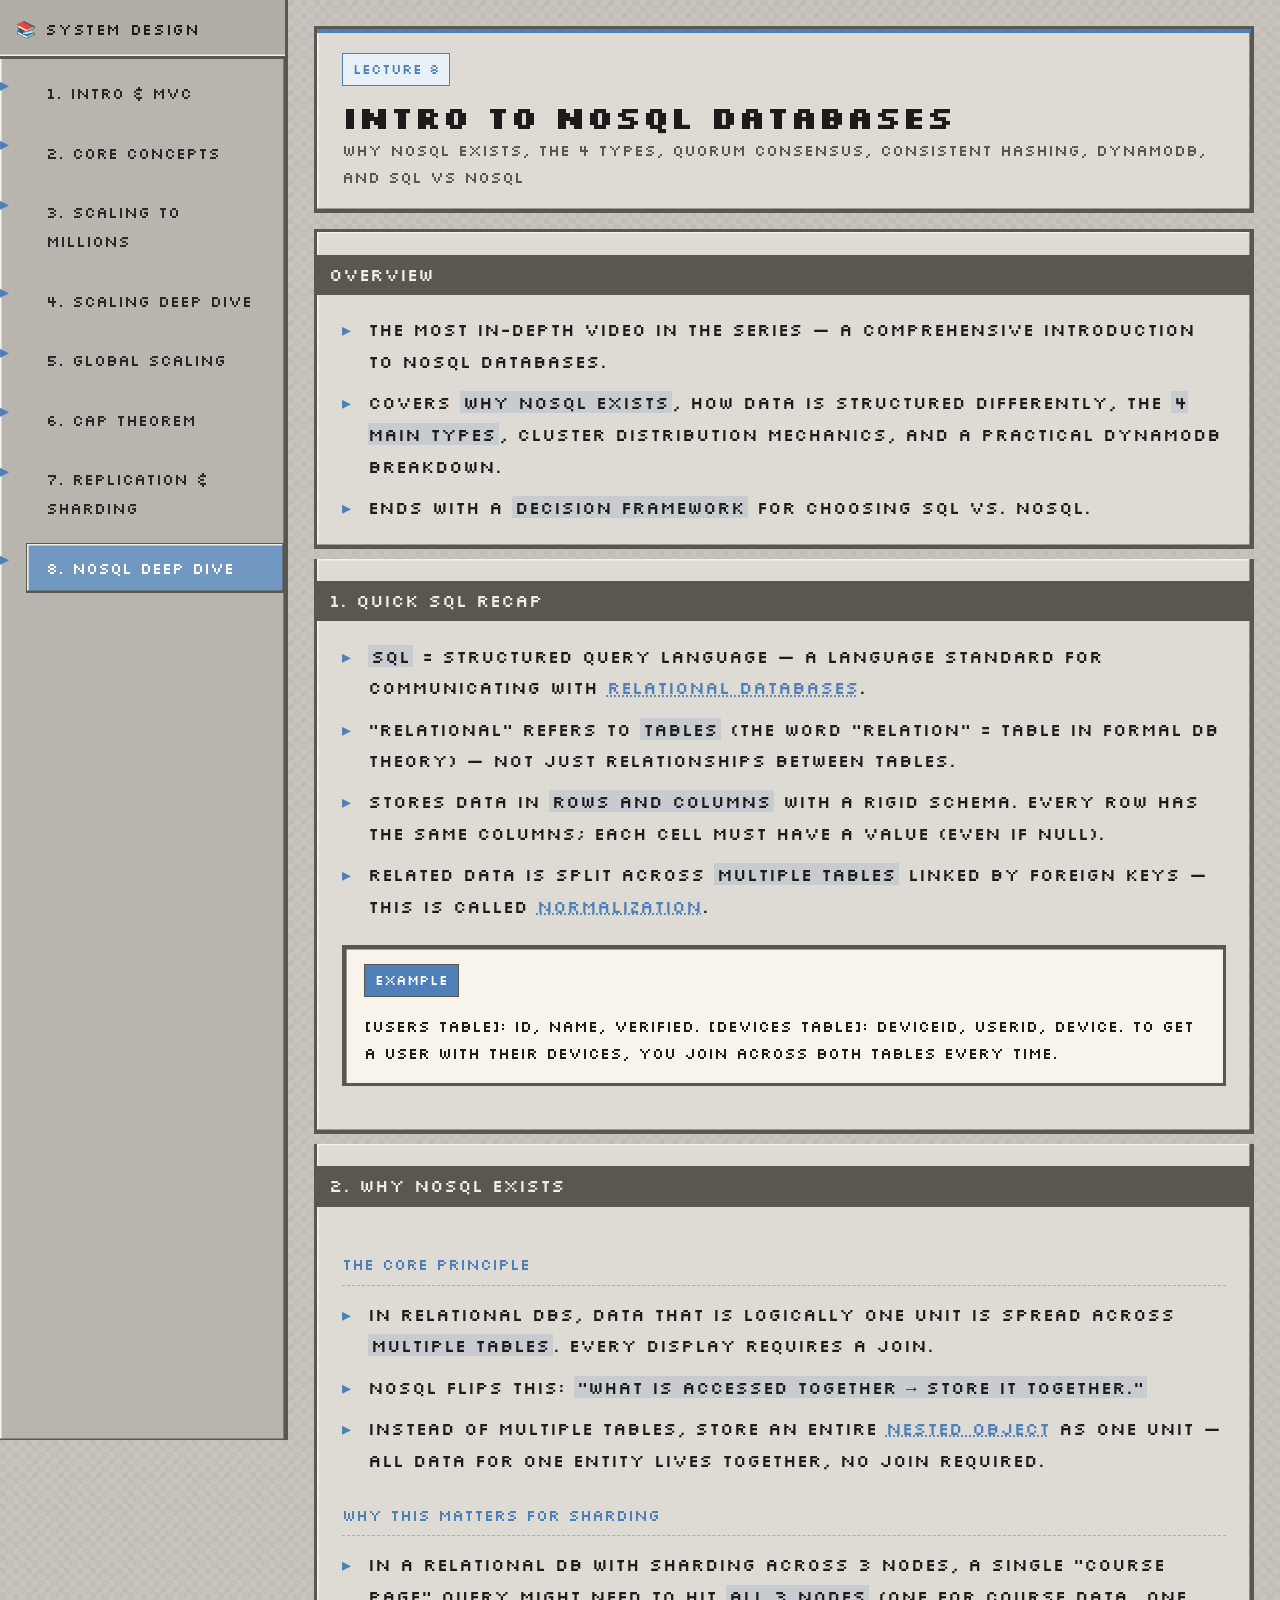
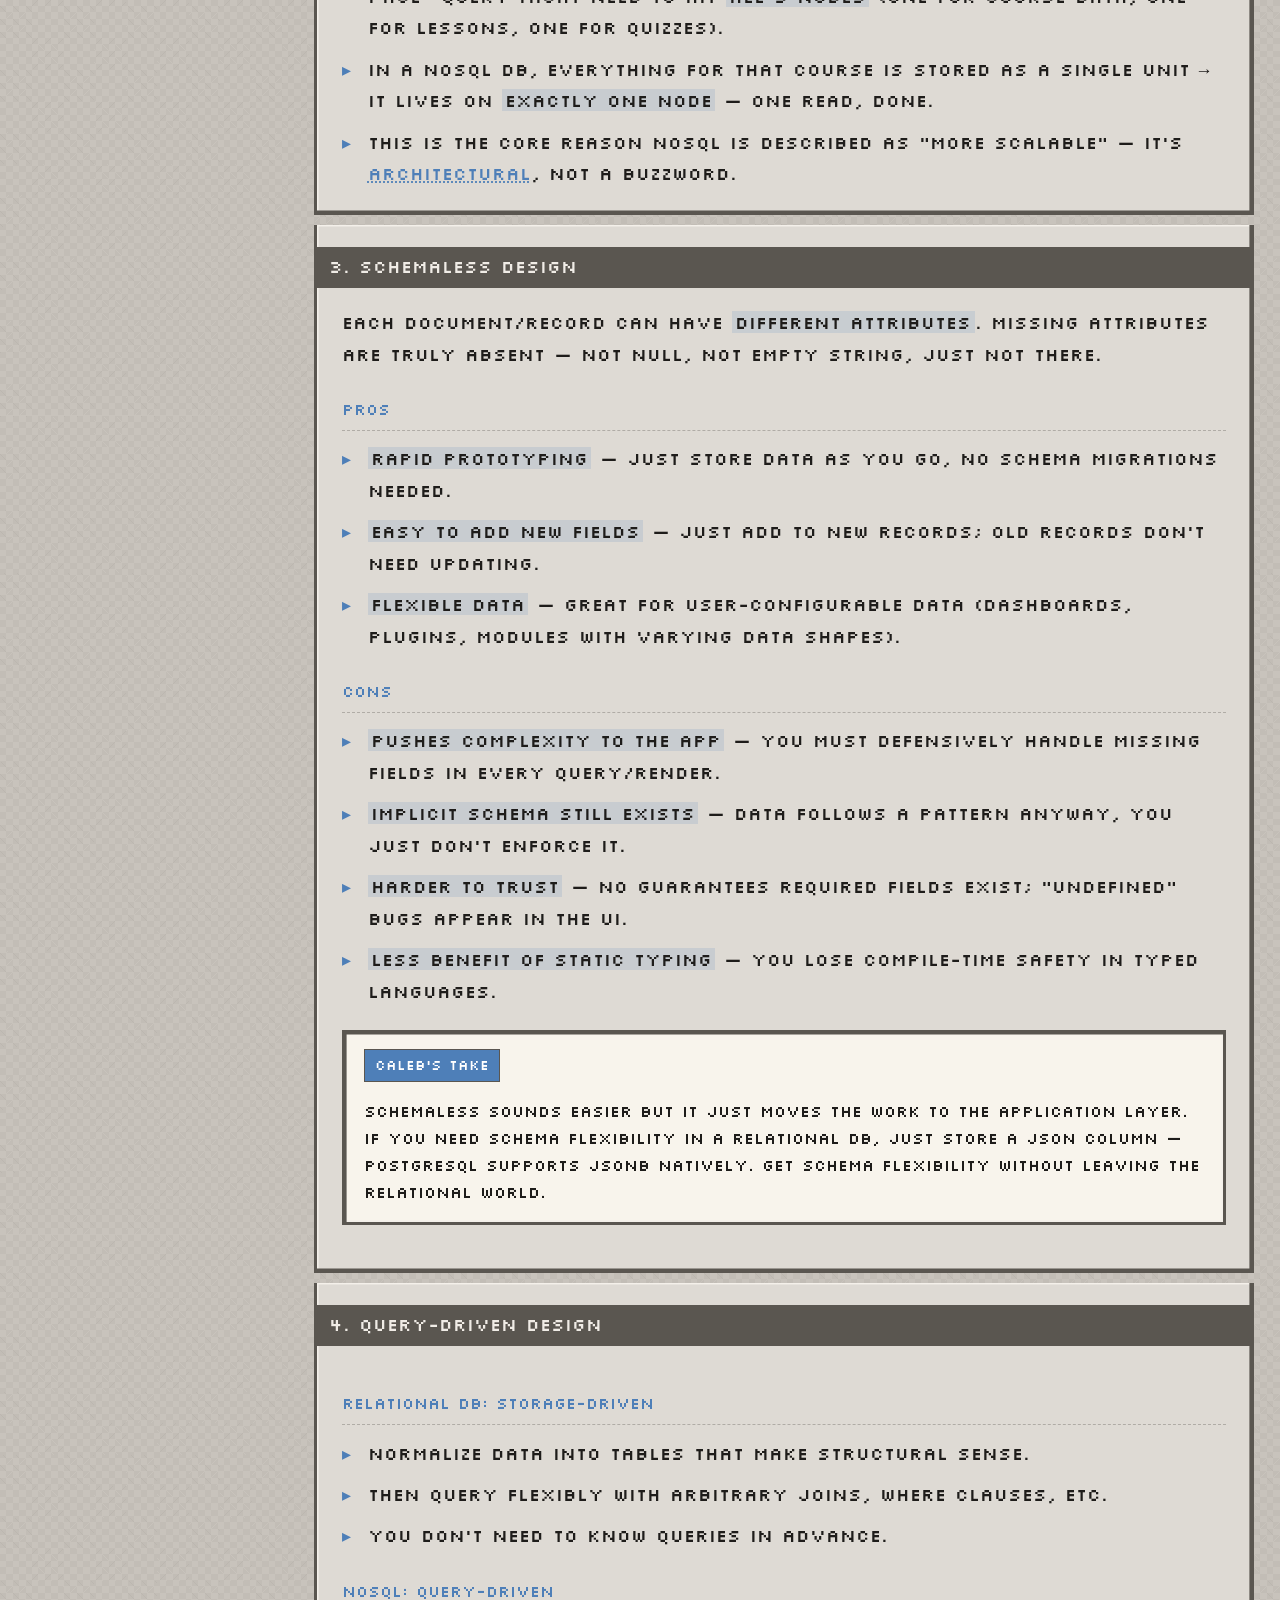
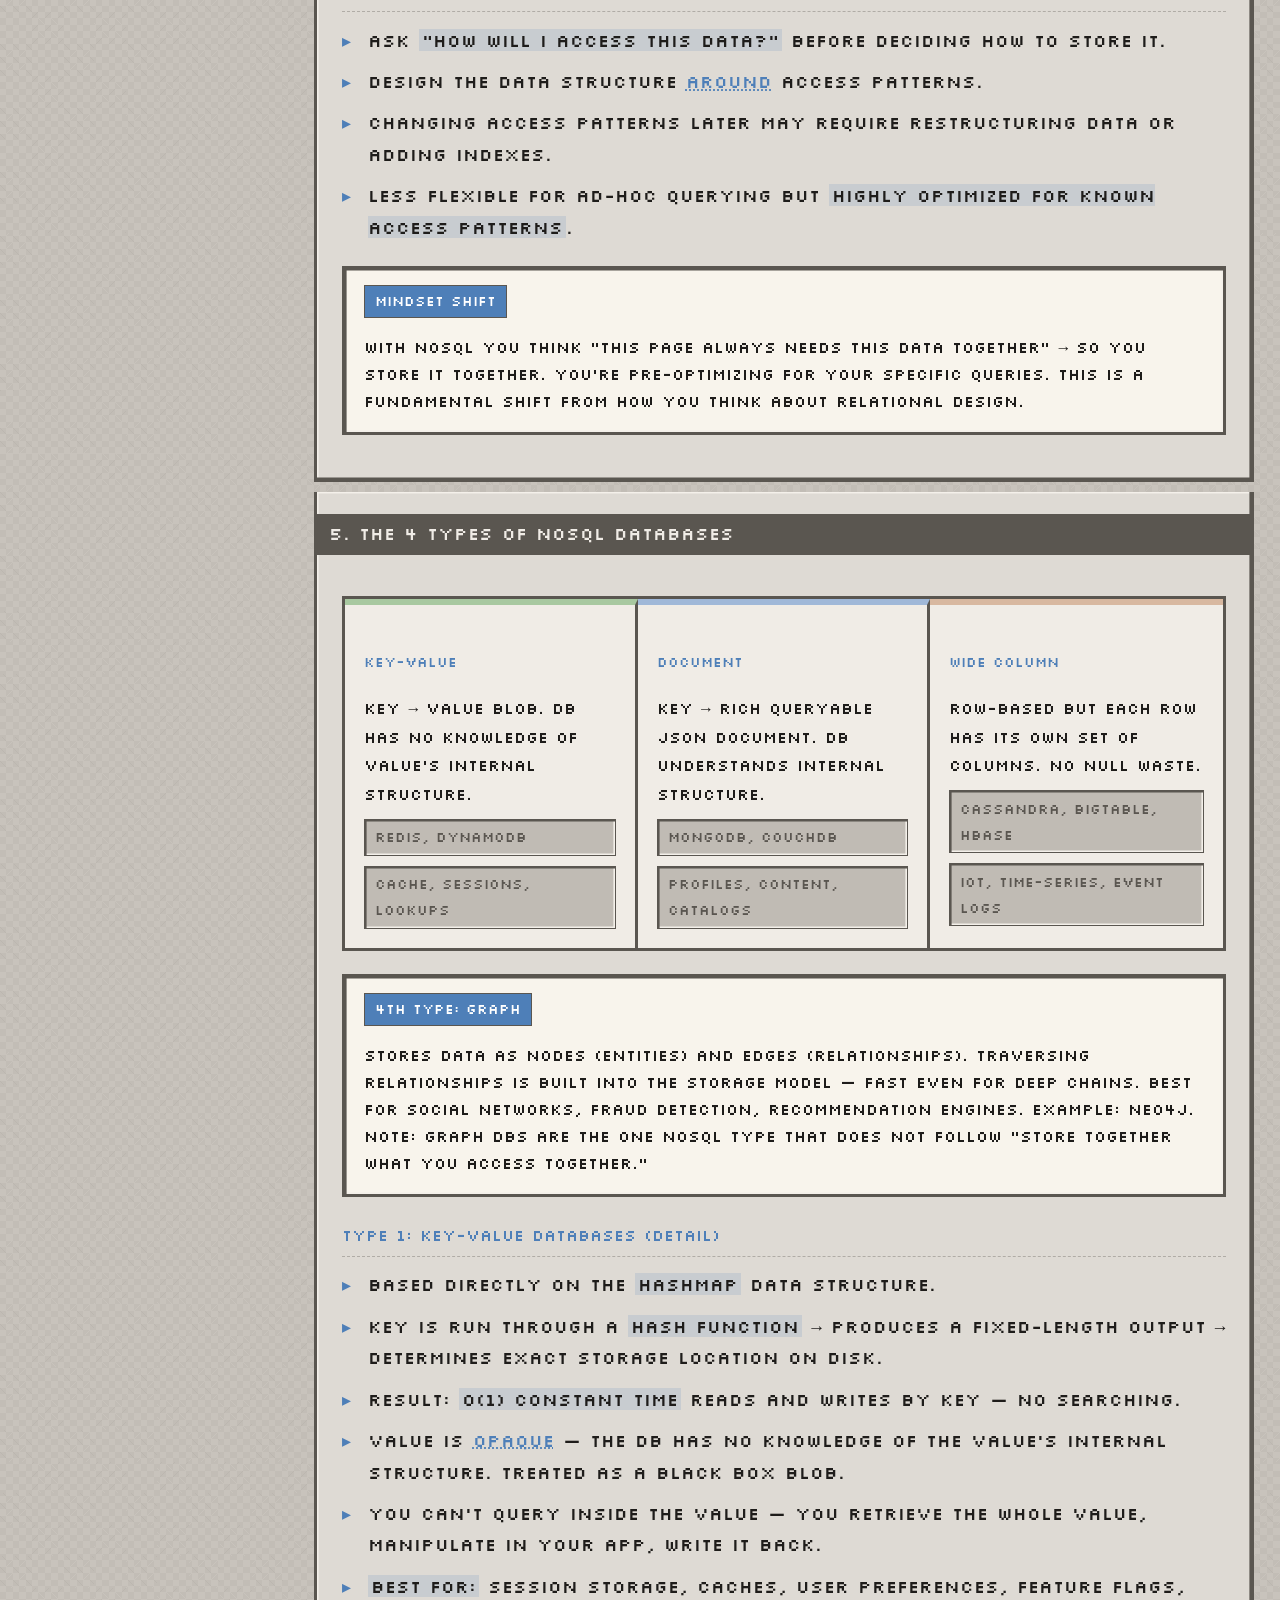
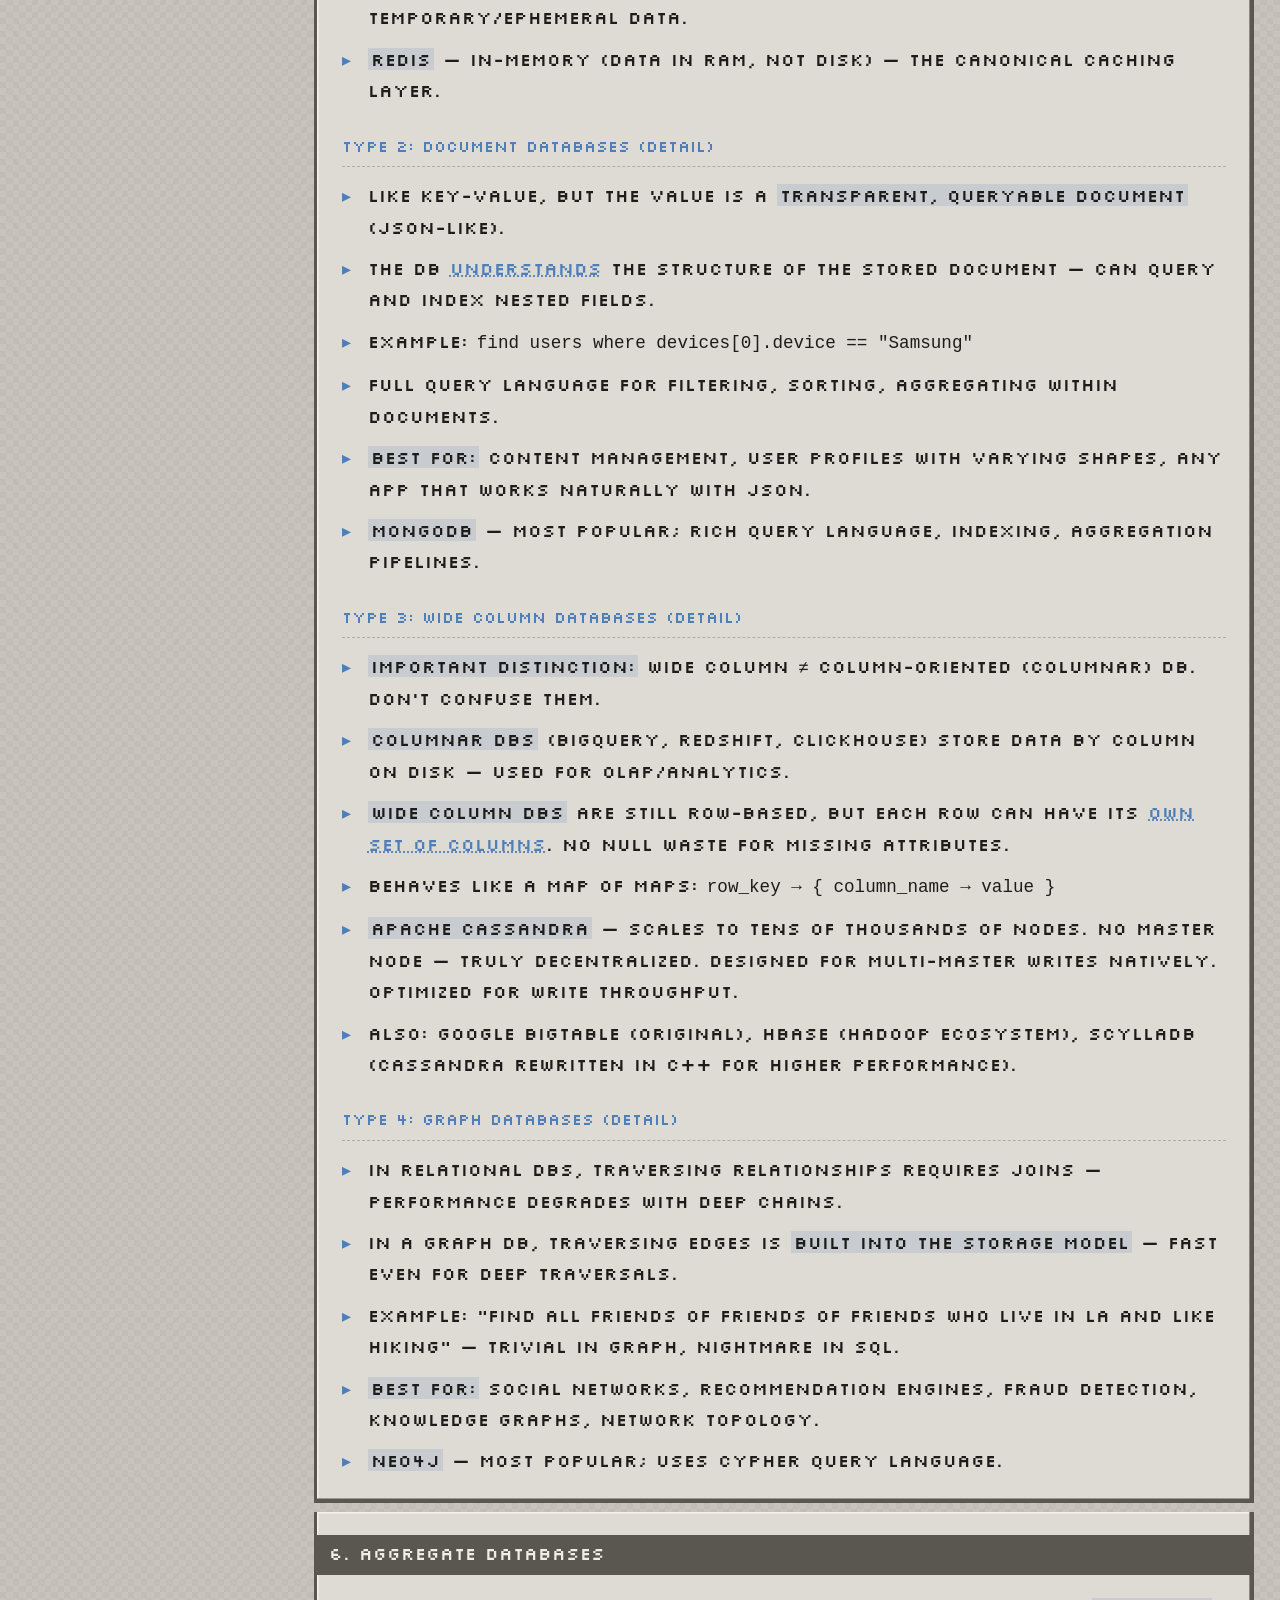
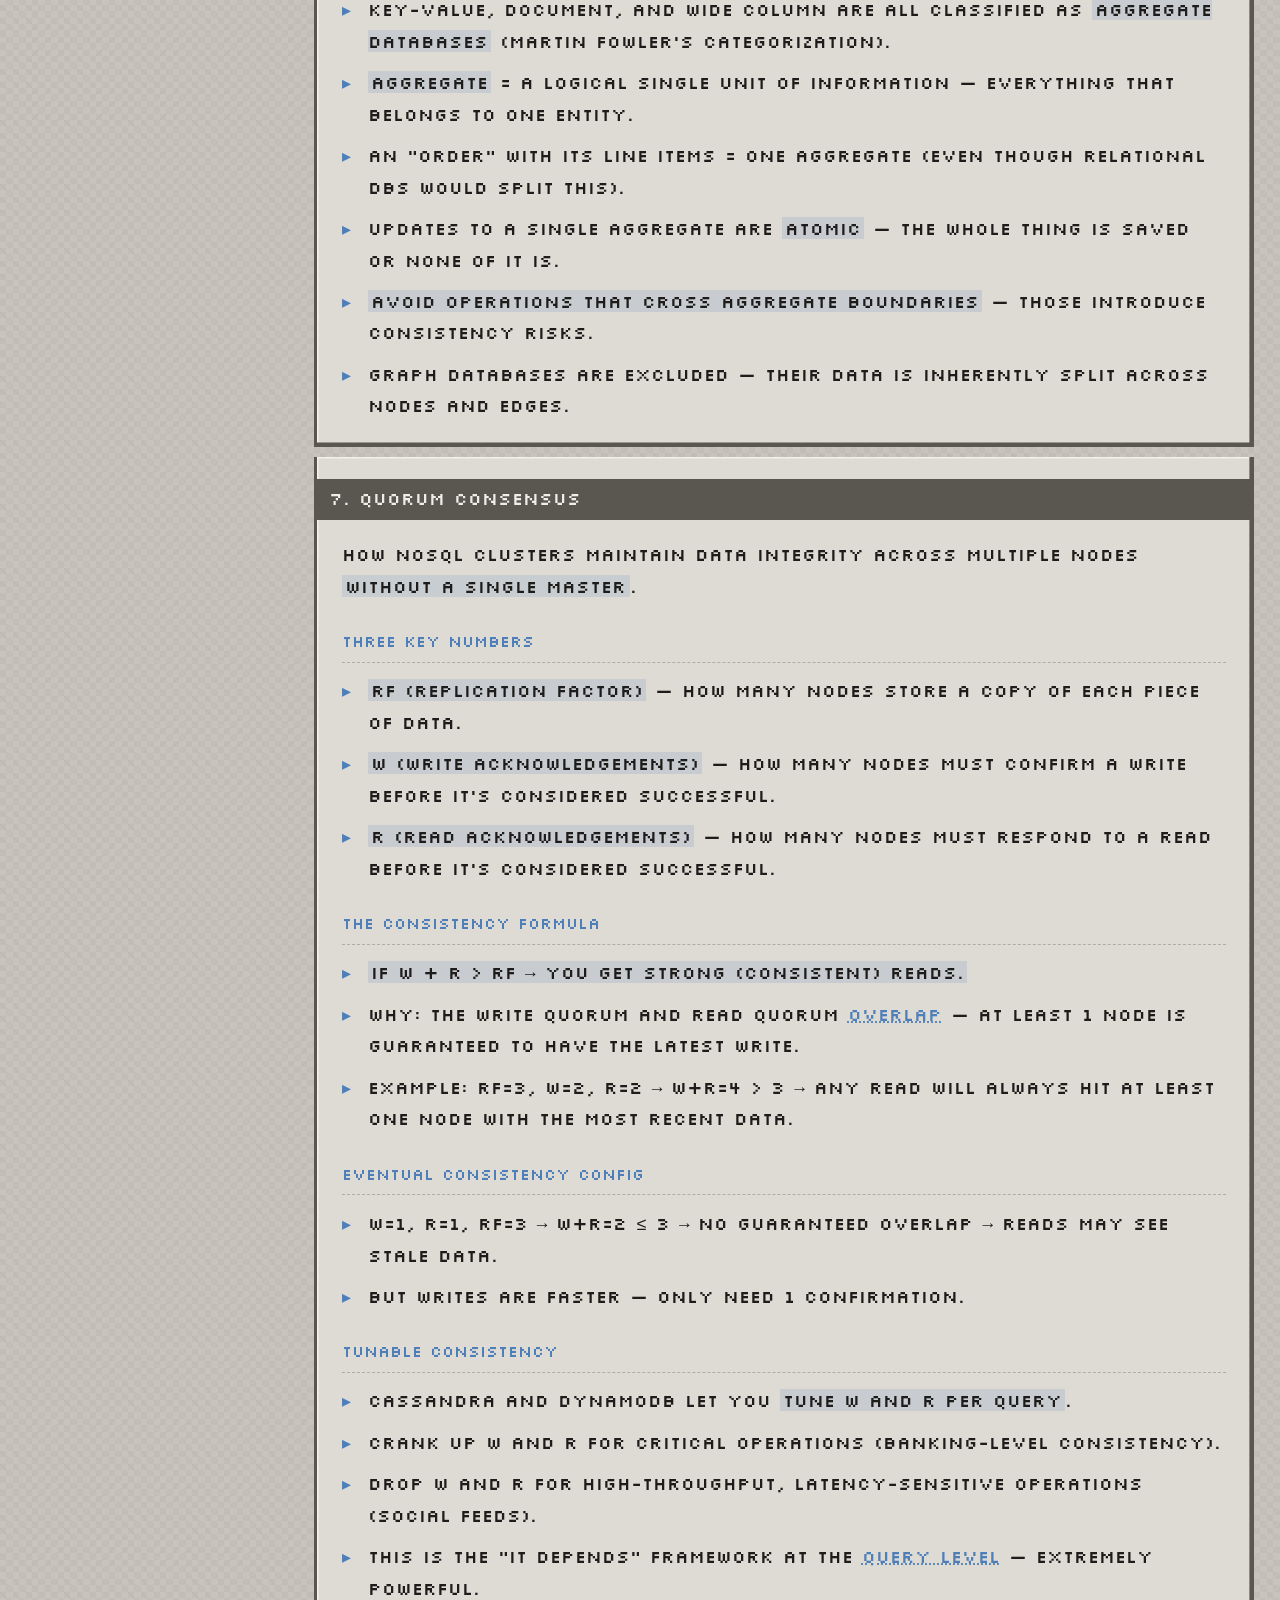
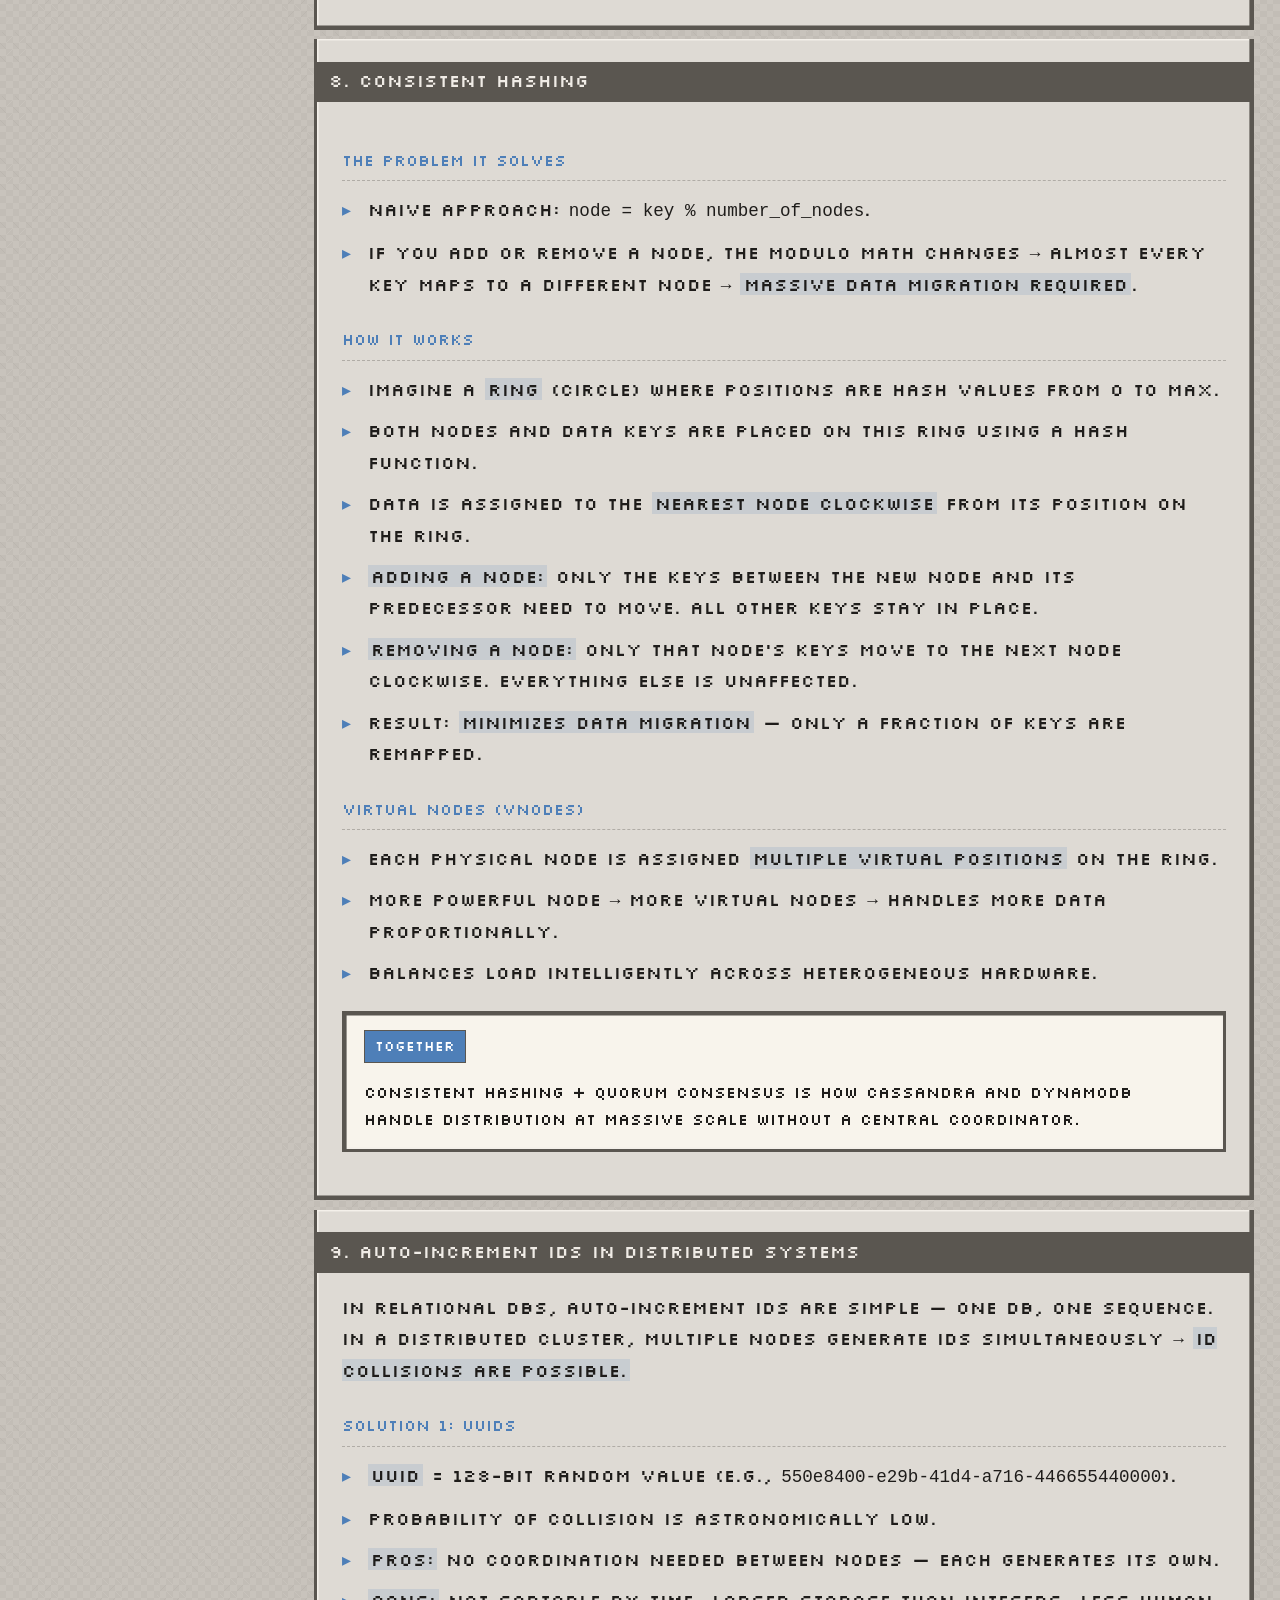
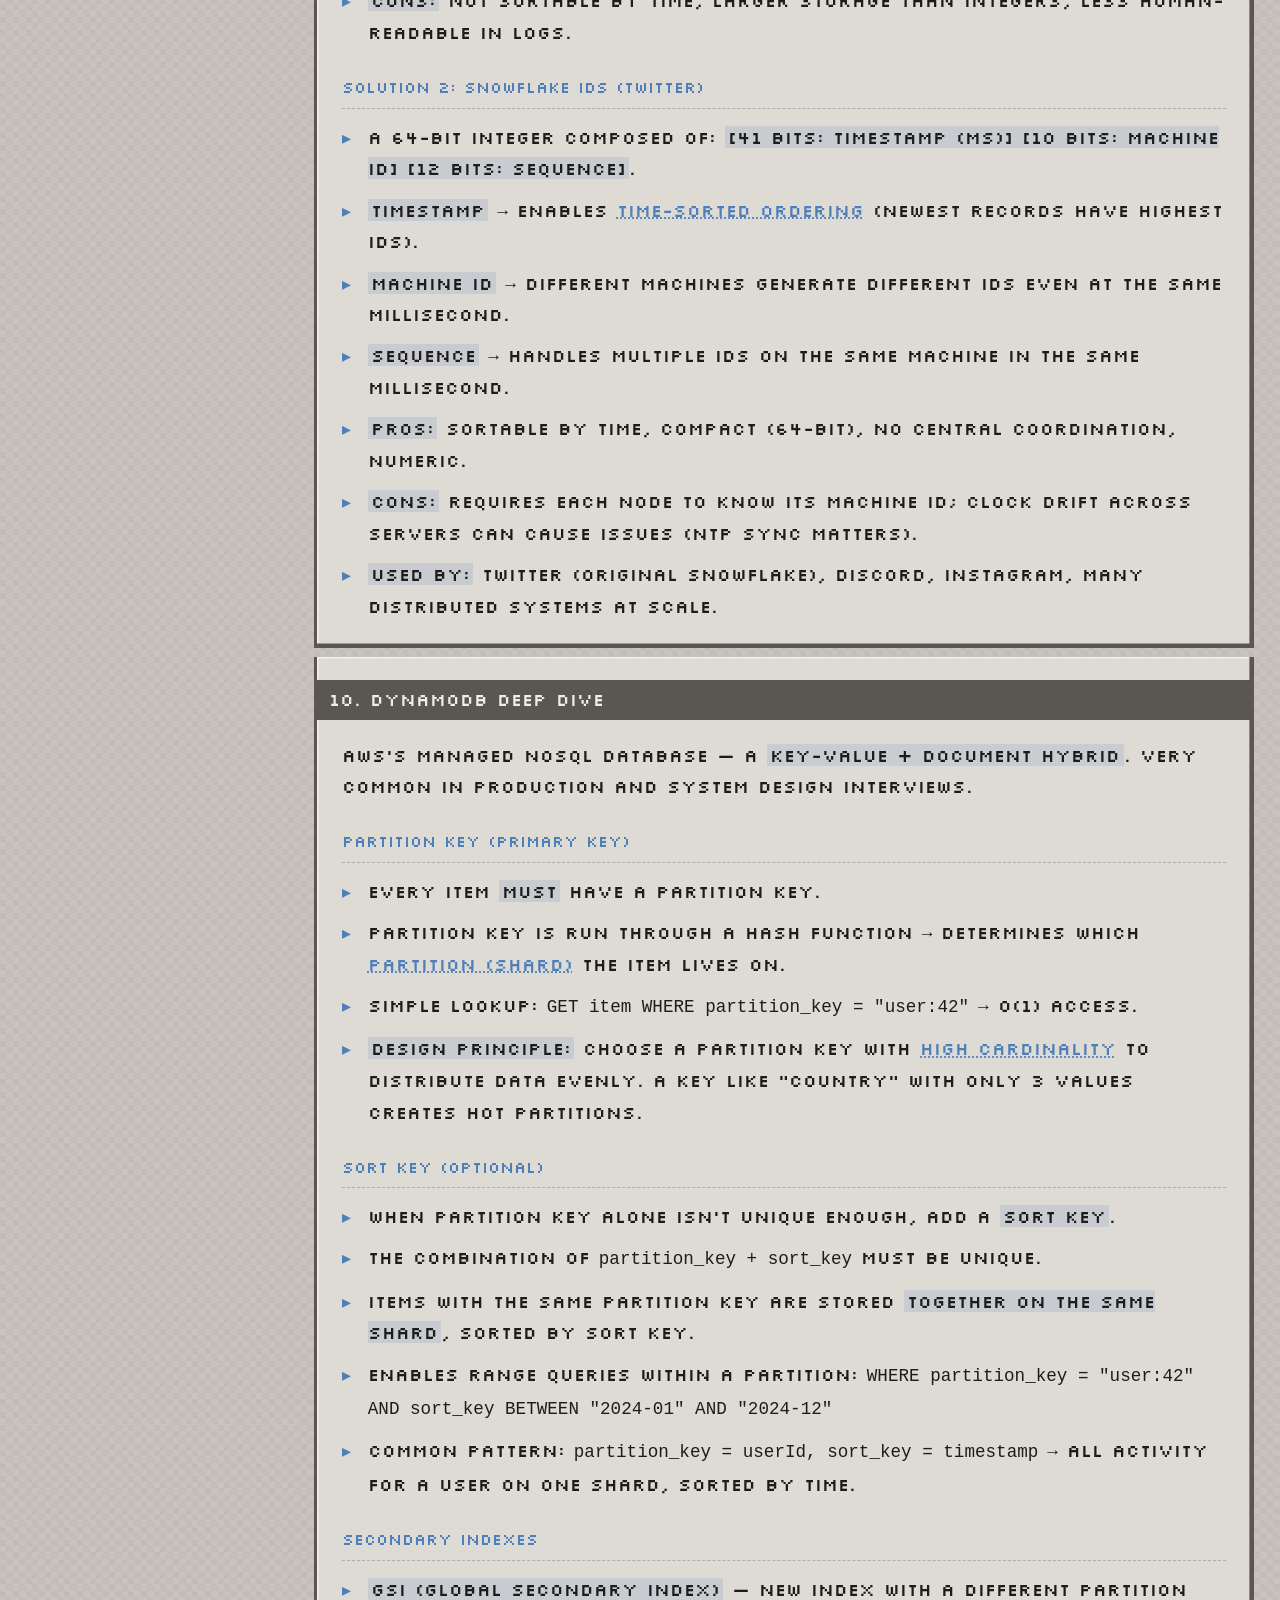
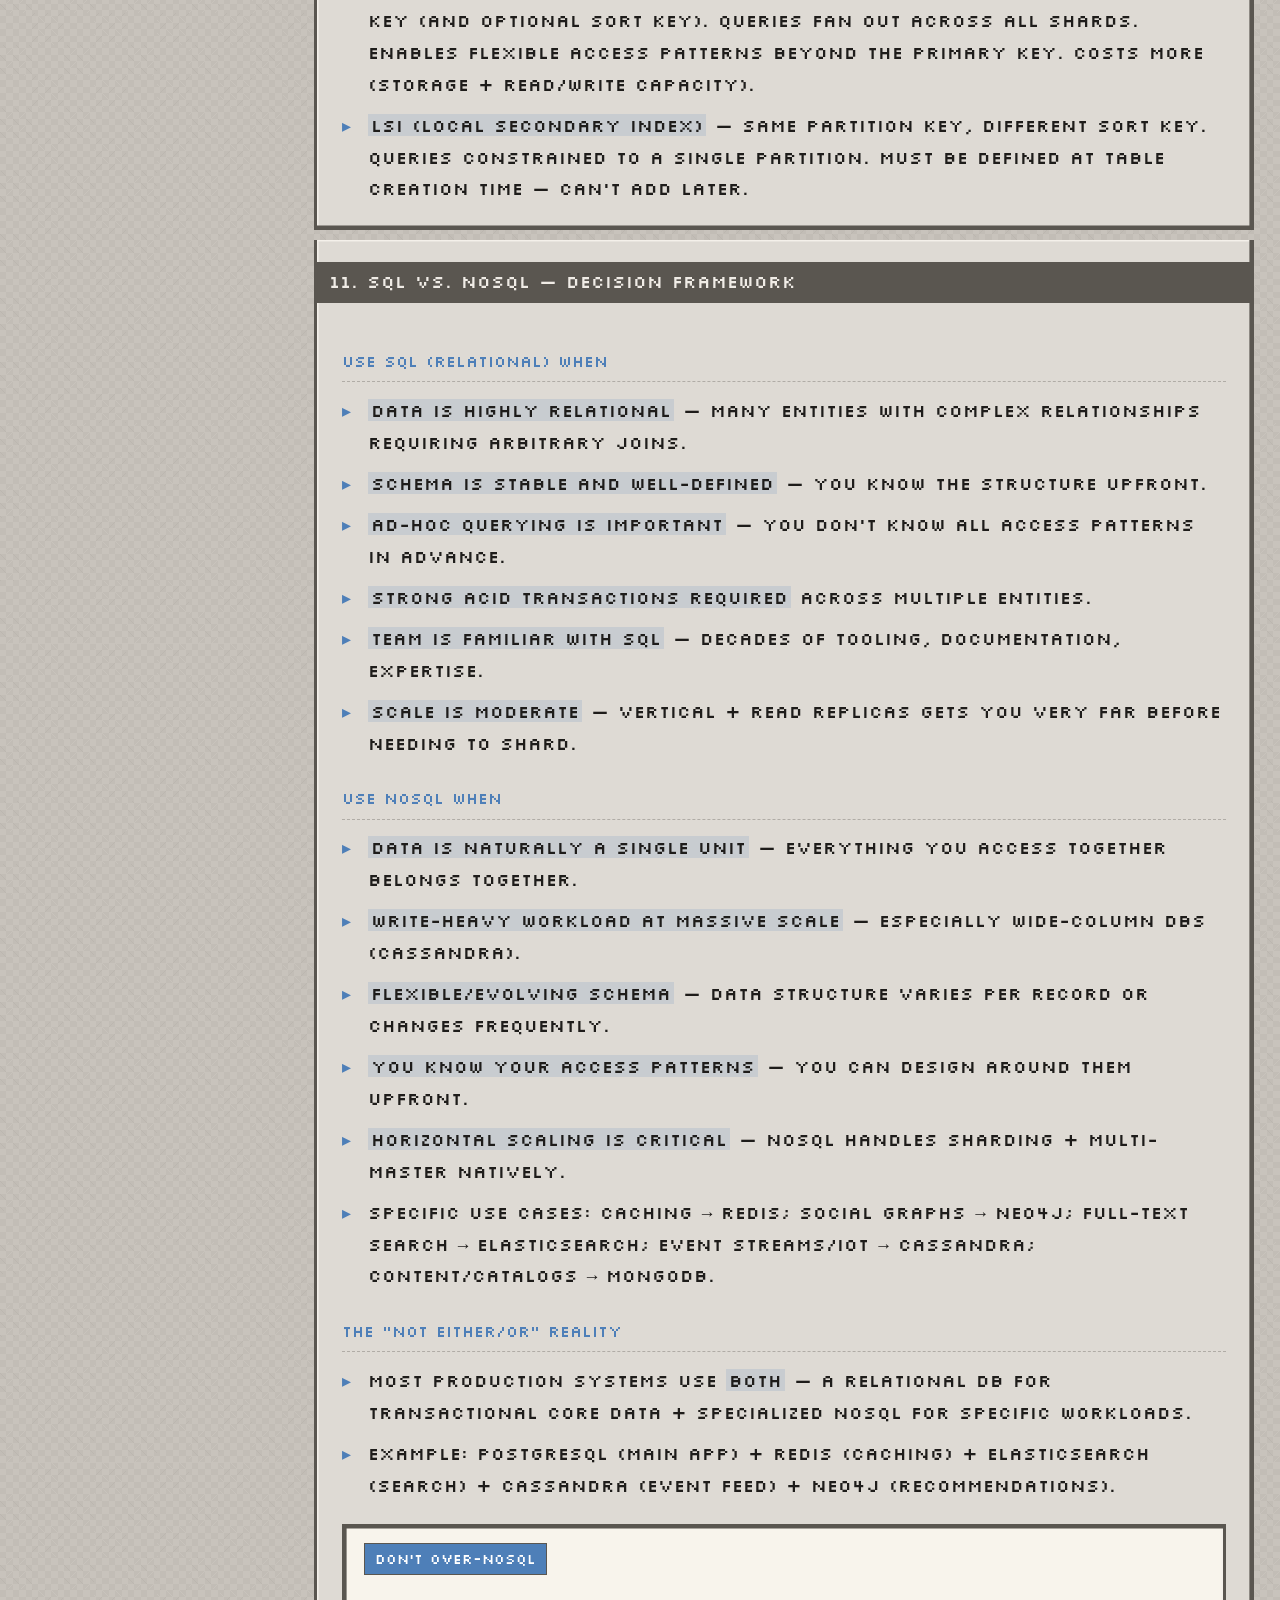
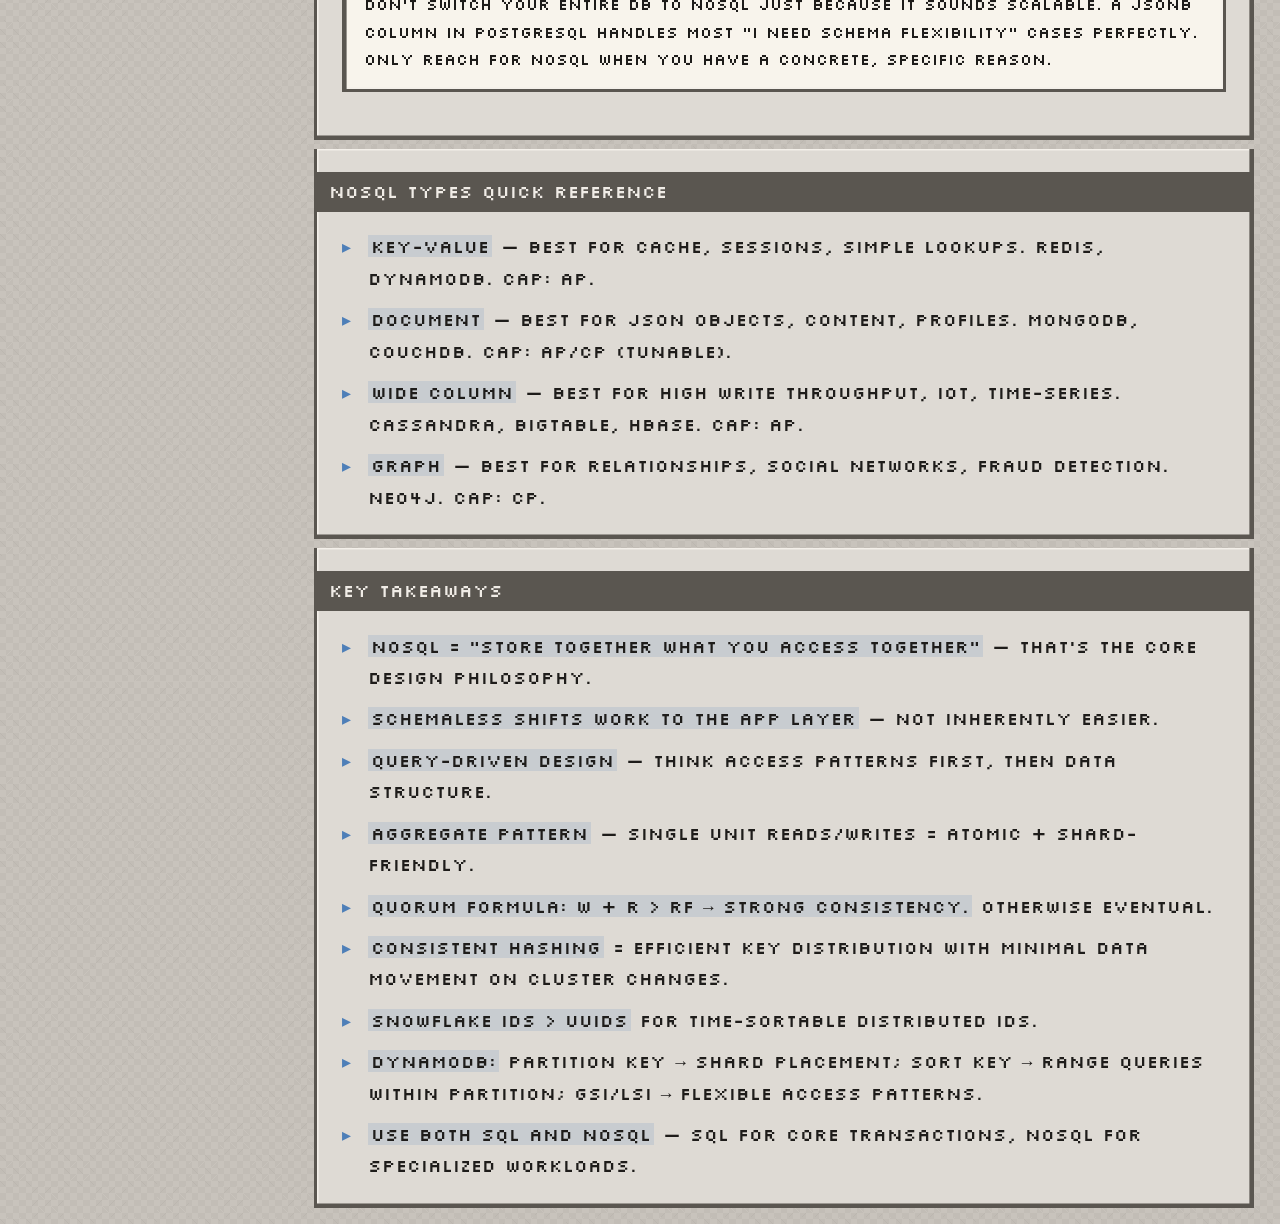
<file: pages/lec8.html>
<!doctype html>
<html lang="en">
  <head>
    <meta charset="UTF-8" />
    <meta name="viewport" content="width=device-width, initial-scale=1.0" />
    <title>Intro to NoSQL Databases — Comprehensive Deep Dive</title>
    <link rel="stylesheet" href="../style.css" />
  </head>
  <body>
    <div class="layout">
      <nav class="sidebar">
        <div class="sidebar-header">📚 System Design</div>
        <ul class="nav-links">
          <li><a href="lec1.html">1. Intro & MVC</a></li>
          <li><a href="lec2.html">2. Core Concepts</a></li>
          <li><a href="lec3.html">3. Scaling to Millions</a></li>
          <li><a href="lec4.html">4. Scaling Deep Dive</a></li>
          <li><a href="lec5.html">5. Global Scaling</a></li>
          <li><a href="lec6.html">6. CAP Theorem</a></li>
          <li><a href="lec7.html">7. Replication & Sharding</a></li>
          <li class="active"><a href="lec8.html">8. NoSQL Deep Dive</a></li>
        </ul>
      </nav>

      <div class="content-wrapper">
        <main class="content">
          <div class="topic-header">
            <span class="tag">Lecture 8</span>
            <h1>Intro to NoSQL Databases</h1>
            <p class="subtitle">
              Why NoSQL exists, the 4 types, quorum consensus, consistent
              hashing, DynamoDB, and SQL vs NoSQL
            </p>
          </div>

          <section>
            <h2>Overview</h2>
            <ul>
              <li>
                The most in-depth video in the series — a comprehensive
                introduction to NoSQL databases.
              </li>
              <li>
                Covers <strong>why NoSQL exists</strong>, how data is structured
                differently, the <strong>4 main types</strong>, cluster
                distribution mechanics, and a practical DynamoDB breakdown.
              </li>
              <li>
                Ends with a <strong>decision framework</strong> for choosing SQL
                vs. NoSQL.
              </li>
            </ul>
          </section>

          <section>
            <h2>1. Quick SQL Recap</h2>
            <ul>
              <li>
                <strong>SQL</strong> = Structured Query Language — a language
                standard for communicating with <em>relational databases</em>.
              </li>
              <li>
                "Relational" refers to <strong>tables</strong> (the word
                "relation" = table in formal DB theory) — not just relationships
                between tables.
              </li>
              <li>
                Stores data in <strong>rows and columns</strong> with a rigid
                schema. Every row has the same columns; each cell must have a
                value (even if NULL).
              </li>
              <li>
                Related data is split across
                <strong>multiple tables</strong> linked by foreign keys — this
                is called <em>normalization</em>.
              </li>
            </ul>

            <div class="callout">
              <span class="callout-label">Example</span>
              [Users Table]: id, name, verified. [Devices Table]: deviceId,
              userId, device. To get a user with their devices, you JOIN across
              both tables every time.
            </div>
          </section>

          <section>
            <h2>2. Why NoSQL Exists</h2>

            <h3>The Core Principle</h3>
            <ul>
              <li>
                In relational DBs, data that is logically one unit is spread
                across <strong>multiple tables</strong>. Every display requires
                a JOIN.
              </li>
              <li>
                NoSQL flips this:
                <strong
                  >"What is accessed together → store it together."</strong
                >
              </li>
              <li>
                Instead of multiple tables, store an entire
                <em>nested object</em> as one unit — all data for one entity
                lives together, no JOIN required.
              </li>
            </ul>

            <h3>Why This Matters for Sharding</h3>
            <ul>
              <li>
                In a relational DB with sharding across 3 nodes, a single
                "course page" query might need to hit
                <strong>all 3 nodes</strong> (one for course data, one for
                lessons, one for quizzes).
              </li>
              <li>
                In a NoSQL DB, everything for that course is stored as a single
                unit → it lives on <strong>exactly one node</strong> — one read,
                done.
              </li>
              <li>
                This is the core reason NoSQL is described as "more scalable" —
                it's <em>architectural</em>, not a buzzword.
              </li>
            </ul>
          </section>

          <section>
            <h2>3. Schemaless Design</h2>
            <p>
              Each document/record can have
              <strong>different attributes</strong>. Missing attributes are
              truly absent — not NULL, not empty string, just not there.
            </p>

            <h3>Pros</h3>
            <ul>
              <li>
                <strong>Rapid prototyping</strong> — just store data as you go,
                no schema migrations needed.
              </li>
              <li>
                <strong>Easy to add new fields</strong> — just add to new
                records; old records don't need updating.
              </li>
              <li>
                <strong>Flexible data</strong> — great for user-configurable
                data (dashboards, plugins, modules with varying data shapes).
              </li>
            </ul>

            <h3>Cons</h3>
            <ul>
              <li>
                <strong>Pushes complexity to the app</strong> — you must
                defensively handle missing fields in every query/render.
              </li>
              <li>
                <strong>Implicit schema still exists</strong> — data follows a
                pattern anyway, you just don't enforce it.
              </li>
              <li>
                <strong>Harder to trust</strong> — no guarantees required fields
                exist; "undefined" bugs appear in the UI.
              </li>
              <li>
                <strong>Less benefit of static typing</strong> — you lose
                compile-time safety in typed languages.
              </li>
            </ul>

            <div class="callout">
              <span class="callout-label">Caleb's Take</span>
              Schemaless sounds easier but it just moves the work to the
              application layer. If you need schema flexibility in a relational
              DB, just store a JSON column — PostgreSQL supports JSONB natively.
              Get schema flexibility without leaving the relational world.
            </div>
          </section>

          <section>
            <h2>4. Query-Driven Design</h2>

            <h3>Relational DB: Storage-Driven</h3>
            <ul>
              <li>Normalize data into tables that make structural sense.</li>
              <li>
                Then query flexibly with arbitrary JOINs, WHERE clauses, etc.
              </li>
              <li>You don't need to know queries in advance.</li>
            </ul>

            <h3>NoSQL: Query-Driven</h3>
            <ul>
              <li>
                Ask <strong>"How will I access this data?"</strong> before
                deciding how to store it.
              </li>
              <li>
                Design the data structure <em>around</em> access patterns.
              </li>
              <li>
                Changing access patterns later may require restructuring data or
                adding indexes.
              </li>
              <li>
                Less flexible for ad-hoc querying but
                <strong>highly optimized for known access patterns</strong>.
              </li>
            </ul>

            <div class="callout">
              <span class="callout-label">Mindset Shift</span>
              With NoSQL you think "this page always needs this data together" →
              so you store it together. You're pre-optimizing for your specific
              queries. This is a fundamental shift from how you think about
              relational design.
            </div>
          </section>

          <section>
            <h2>5. The 4 Types of NoSQL Databases</h2>

            <div class="tier-grid">
              <div class="tier-card">
                <h3>Key-Value</h3>
                <p>
                  Key → Value blob. DB has no knowledge of value's internal
                  structure.
                </p>
                <p class="example">Redis, DynamoDB</p>
                <p class="example">Cache, sessions, lookups</p>
              </div>
              <div class="tier-card">
                <h3>Document</h3>
                <p>
                  Key → Rich queryable JSON document. DB understands internal
                  structure.
                </p>
                <p class="example">MongoDB, CouchDB</p>
                <p class="example">Profiles, content, catalogs</p>
              </div>
              <div class="tier-card">
                <h3>Wide Column</h3>
                <p>
                  Row-based but each row has its own set of columns. No NULL
                  waste.
                </p>
                <p class="example">Cassandra, Bigtable, HBase</p>
                <p class="example">IoT, time-series, event logs</p>
              </div>
            </div>

            <div class="callout">
              <span class="callout-label">4th Type: Graph</span>
              Stores data as nodes (entities) and edges (relationships).
              Traversing relationships is built into the storage model — fast
              even for deep chains. Best for social networks, fraud detection,
              recommendation engines. Example: Neo4j. Note: Graph DBs are the
              one NoSQL type that does NOT follow "store together what you
              access together."
            </div>

            <h3>Type 1: Key-Value Databases (Detail)</h3>
            <ul>
              <li>
                Based directly on the <strong>hashmap</strong> data structure.
              </li>
              <li>
                Key is run through a <strong>hash function</strong> → produces a
                fixed-length output → determines exact storage location on disk.
              </li>
              <li>
                Result: <strong>O(1) constant time</strong> reads and writes by
                key — no searching.
              </li>
              <li>
                Value is <em>opaque</em> — the DB has no knowledge of the
                value's internal structure. Treated as a black box blob.
              </li>
              <li>
                You can't query inside the value — you retrieve the whole value,
                manipulate in your app, write it back.
              </li>
              <li>
                <strong>Best for:</strong> session storage, caches, user
                preferences, feature flags, temporary/ephemeral data.
              </li>
              <li>
                <strong>Redis</strong> — in-memory (data in RAM, not disk) — the
                canonical caching layer.
              </li>
            </ul>

            <h3>Type 2: Document Databases (Detail)</h3>
            <ul>
              <li>
                Like key-value, but the value is a
                <strong>transparent, queryable document</strong> (JSON-like).
              </li>
              <li>
                The DB <em>understands</em> the structure of the stored document
                — can query and index nested fields.
              </li>
              <li>
                Example:
                <code>find users where devices[0].device == "Samsung"</code>
              </li>
              <li>
                Full query language for filtering, sorting, aggregating within
                documents.
              </li>
              <li>
                <strong>Best for:</strong> content management, user profiles
                with varying shapes, any app that works naturally with JSON.
              </li>
              <li>
                <strong>MongoDB</strong> — most popular; rich query language,
                indexing, aggregation pipelines.
              </li>
            </ul>

            <h3>Type 3: Wide Column Databases (Detail)</h3>
            <ul>
              <li>
                <strong>Important distinction:</strong> Wide column ≠
                Column-oriented (columnar) DB. Don't confuse them.
              </li>
              <li>
                <strong>Columnar DBs</strong> (BigQuery, Redshift, ClickHouse)
                store data by column on disk — used for OLAP/analytics.
              </li>
              <li>
                <strong>Wide column DBs</strong> are still row-based, but each
                row can have its <em>own set of columns</em>. No NULL waste for
                missing attributes.
              </li>
              <li>
                Behaves like a map of maps:
                <code>row_key → { column_name → value }</code>
              </li>
              <li>
                <strong>Apache Cassandra</strong> — scales to tens of thousands
                of nodes. No master node — truly decentralized. Designed for
                multi-master writes natively. Optimized for write throughput.
              </li>
              <li>
                Also: Google Bigtable (original), HBase (Hadoop ecosystem),
                ScyllaDB (Cassandra rewritten in C++ for higher performance).
              </li>
            </ul>

            <h3>Type 4: Graph Databases (Detail)</h3>
            <ul>
              <li>
                In relational DBs, traversing relationships requires JOINs —
                performance degrades with deep chains.
              </li>
              <li>
                In a graph DB, traversing edges is
                <strong>built into the storage model</strong> — fast even for
                deep traversals.
              </li>
              <li>
                Example: "find all friends of friends of friends who live in LA
                and like hiking" — trivial in graph, nightmare in SQL.
              </li>
              <li>
                <strong>Best for:</strong> social networks, recommendation
                engines, fraud detection, knowledge graphs, network topology.
              </li>
              <li>
                <strong>Neo4j</strong> — most popular; uses Cypher query
                language.
              </li>
            </ul>
          </section>

          <section>
            <h2>6. Aggregate Databases</h2>
            <ul>
              <li>
                Key-value, Document, and Wide Column are all classified as
                <strong>Aggregate Databases</strong> (Martin Fowler's
                categorization).
              </li>
              <li>
                <strong>Aggregate</strong> = a logical single unit of
                information — everything that belongs to one entity.
              </li>
              <li>
                An "Order" with its line items = one aggregate (even though
                relational DBs would split this).
              </li>
              <li>
                Updates to a single aggregate are <strong>atomic</strong> — the
                whole thing is saved or none of it is.
              </li>
              <li>
                <strong
                  >Avoid operations that cross aggregate boundaries</strong
                >
                — those introduce consistency risks.
              </li>
              <li>
                Graph databases are excluded — their data is inherently split
                across nodes and edges.
              </li>
            </ul>
          </section>

          <section>
            <h2>7. Quorum Consensus</h2>
            <p>
              How NoSQL clusters maintain data integrity across multiple nodes
              <strong>without a single master</strong>.
            </p>

            <h3>Three Key Numbers</h3>
            <ul>
              <li>
                <strong>RF (Replication Factor)</strong> — how many nodes store
                a copy of each piece of data.
              </li>
              <li>
                <strong>W (Write Acknowledgements)</strong> — how many nodes
                must confirm a write before it's considered successful.
              </li>
              <li>
                <strong>R (Read Acknowledgements)</strong> — how many nodes must
                respond to a read before it's considered successful.
              </li>
            </ul>

            <h3>The Consistency Formula</h3>
            <ul>
              <li>
                <strong
                  >If W + R &gt; RF → you get strong (consistent) reads.</strong
                >
              </li>
              <li>
                Why: the write quorum and read quorum <em>overlap</em> — at
                least 1 node is guaranteed to have the latest write.
              </li>
              <li>
                Example: RF=3, W=2, R=2 → W+R=4 &gt; 3 → any read will always
                hit at least one node with the most recent data.
              </li>
            </ul>

            <h3>Eventual Consistency Config</h3>
            <ul>
              <li>
                W=1, R=1, RF=3 → W+R=2 ≤ 3 → no guaranteed overlap → reads may
                see stale data.
              </li>
              <li>But writes are faster — only need 1 confirmation.</li>
            </ul>

            <h3>Tunable Consistency</h3>
            <ul>
              <li>
                Cassandra and DynamoDB let you
                <strong>tune W and R per query</strong>.
              </li>
              <li>
                Crank up W and R for critical operations (banking-level
                consistency).
              </li>
              <li>
                Drop W and R for high-throughput, latency-sensitive operations
                (social feeds).
              </li>
              <li>
                This is the "it depends" framework at the <em>query level</em> —
                extremely powerful.
              </li>
            </ul>
          </section>

          <section>
            <h2>8. Consistent Hashing</h2>

            <h3>The Problem It Solves</h3>
            <ul>
              <li>
                Naive approach: <code>node = key % number_of_nodes</code>.
              </li>
              <li>
                If you add or remove a node, the modulo math changes → almost
                every key maps to a different node →
                <strong>massive data migration required</strong>.
              </li>
            </ul>

            <h3>How It Works</h3>
            <ul>
              <li>
                Imagine a <strong>ring</strong> (circle) where positions are
                hash values from 0 to max.
              </li>
              <li>
                Both nodes AND data keys are placed on this ring using a hash
                function.
              </li>
              <li>
                Data is assigned to the
                <strong>nearest node clockwise</strong> from its position on the
                ring.
              </li>
              <li>
                <strong>Adding a node:</strong> only the keys between the new
                node and its predecessor need to move. All other keys stay in
                place.
              </li>
              <li>
                <strong>Removing a node:</strong> only that node's keys move to
                the next node clockwise. Everything else is unaffected.
              </li>
              <li>
                Result: <strong>minimizes data migration</strong> — only a
                fraction of keys are remapped.
              </li>
            </ul>

            <h3>Virtual Nodes (Vnodes)</h3>
            <ul>
              <li>
                Each physical node is assigned
                <strong>multiple virtual positions</strong> on the ring.
              </li>
              <li>
                More powerful node → more virtual nodes → handles more data
                proportionally.
              </li>
              <li>
                Balances load intelligently across heterogeneous hardware.
              </li>
            </ul>

            <div class="callout">
              <span class="callout-label">Together</span>
              Consistent hashing + quorum consensus is how Cassandra and
              DynamoDB handle distribution at massive scale without a central
              coordinator.
            </div>
          </section>

          <section>
            <h2>9. Auto-Increment IDs in Distributed Systems</h2>
            <p>
              In relational DBs, auto-increment IDs are simple — one DB, one
              sequence. In a distributed cluster, multiple nodes generate IDs
              simultaneously → <strong>ID collisions are possible.</strong>
            </p>

            <h3>Solution 1: UUIDs</h3>
            <ul>
              <li>
                <strong>UUID</strong> = 128-bit random value (e.g.,
                <code>550e8400-e29b-41d4-a716-446655440000</code>).
              </li>
              <li>Probability of collision is astronomically low.</li>
              <li>
                <strong>Pros:</strong> no coordination needed between nodes —
                each generates its own.
              </li>
              <li>
                <strong>Cons:</strong> not sortable by time, larger storage than
                integers, less human-readable in logs.
              </li>
            </ul>

            <h3>Solution 2: Snowflake IDs (Twitter)</h3>
            <ul>
              <li>
                A 64-bit integer composed of:
                <strong
                  >[41 bits: timestamp (ms)] [10 bits: machine ID] [12 bits:
                  sequence]</strong
                >.
              </li>
              <li>
                <strong>Timestamp</strong> → enables
                <em>time-sorted ordering</em> (newest records have highest IDs).
              </li>
              <li>
                <strong>Machine ID</strong> → different machines generate
                different IDs even at the same millisecond.
              </li>
              <li>
                <strong>Sequence</strong> → handles multiple IDs on the same
                machine in the same millisecond.
              </li>
              <li>
                <strong>Pros:</strong> sortable by time, compact (64-bit), no
                central coordination, numeric.
              </li>
              <li>
                <strong>Cons:</strong> requires each node to know its machine
                ID; clock drift across servers can cause issues (NTP sync
                matters).
              </li>
              <li>
                <strong>Used by:</strong> Twitter (original Snowflake), Discord,
                Instagram, many distributed systems at scale.
              </li>
            </ul>
          </section>

          <section>
            <h2>10. DynamoDB Deep Dive</h2>
            <p>
              AWS's managed NoSQL database — a
              <strong>key-value + document hybrid</strong>. Very common in
              production and system design interviews.
            </p>

            <h3>Partition Key (Primary Key)</h3>
            <ul>
              <li>Every item <strong>must</strong> have a partition key.</li>
              <li>
                Partition key is run through a hash function → determines which
                <em>partition (shard)</em> the item lives on.
              </li>
              <li>
                Simple lookup:
                <code>GET item WHERE partition_key = "user:42"</code> → O(1)
                access.
              </li>
              <li>
                <strong>Design principle:</strong> choose a partition key with
                <em>high cardinality</em> to distribute data evenly. A key like
                "country" with only 3 values creates hot partitions.
              </li>
            </ul>

            <h3>Sort Key (Optional)</h3>
            <ul>
              <li>
                When partition key alone isn't unique enough, add a
                <strong>sort key</strong>.
              </li>
              <li>
                The combination of <code>partition_key + sort_key</code> must be
                unique.
              </li>
              <li>
                Items with the same partition key are stored
                <strong>together on the same shard</strong>, sorted by sort key.
              </li>
              <li>
                Enables range queries within a partition:
                <code
                  >WHERE partition_key = "user:42" AND sort_key BETWEEN
                  "2024-01" AND "2024-12"</code
                >
              </li>
              <li>
                Common pattern:
                <code>partition_key = userId, sort_key = timestamp</code> → all
                activity for a user on one shard, sorted by time.
              </li>
            </ul>

            <h3>Secondary Indexes</h3>
            <ul>
              <li>
                <strong>GSI (Global Secondary Index)</strong> — new index with a
                different partition key (and optional sort key). Queries fan out
                across all shards. Enables flexible access patterns beyond the
                primary key. Costs more (storage + read/write capacity).
              </li>
              <li>
                <strong>LSI (Local Secondary Index)</strong> — same partition
                key, different sort key. Queries constrained to a single
                partition. Must be defined at table creation time — can't add
                later.
              </li>
            </ul>
          </section>

          <section>
            <h2>11. SQL vs. NoSQL — Decision Framework</h2>

            <h3>Use SQL (Relational) When</h3>
            <ul>
              <li>
                <strong>Data is highly relational</strong> — many entities with
                complex relationships requiring arbitrary JOINs.
              </li>
              <li>
                <strong>Schema is stable and well-defined</strong> — you know
                the structure upfront.
              </li>
              <li>
                <strong>Ad-hoc querying is important</strong> — you don't know
                all access patterns in advance.
              </li>
              <li>
                <strong>Strong ACID transactions required</strong> across
                multiple entities.
              </li>
              <li>
                <strong>Team is familiar with SQL</strong> — decades of tooling,
                documentation, expertise.
              </li>
              <li>
                <strong>Scale is moderate</strong> — vertical + read replicas
                gets you very far before needing to shard.
              </li>
            </ul>

            <h3>Use NoSQL When</h3>
            <ul>
              <li>
                <strong>Data is naturally a single unit</strong> — everything
                you access together belongs together.
              </li>
              <li>
                <strong>Write-heavy workload at massive scale</strong> —
                especially wide-column DBs (Cassandra).
              </li>
              <li>
                <strong>Flexible/evolving schema</strong> — data structure
                varies per record or changes frequently.
              </li>
              <li>
                <strong>You know your access patterns</strong> — you can design
                around them upfront.
              </li>
              <li>
                <strong>Horizontal scaling is critical</strong> — NoSQL handles
                sharding + multi-master natively.
              </li>
              <li>
                Specific use cases: caching → Redis; social graphs → Neo4j;
                full-text search → Elasticsearch; event streams/IoT → Cassandra;
                content/catalogs → MongoDB.
              </li>
            </ul>

            <h3>The "Not Either/Or" Reality</h3>
            <ul>
              <li>
                Most production systems use <strong>both</strong> — a relational
                DB for transactional core data + specialized NoSQL for specific
                workloads.
              </li>
              <li>
                Example: PostgreSQL (main app) + Redis (caching) + Elasticsearch
                (search) + Cassandra (event feed) + Neo4j (recommendations).
              </li>
            </ul>

            <div class="callout">
              <span class="callout-label">Don't Over-NoSQL</span>
              Don't switch your entire DB to NoSQL just because it sounds
              scalable. A JSONB column in PostgreSQL handles most "I need schema
              flexibility" cases perfectly. Only reach for NoSQL when you have a
              concrete, specific reason.
            </div>
          </section>

          <section>
            <h2>NoSQL Types Quick Reference</h2>
            <ul>
              <li>
                <strong>Key-Value</strong> — best for cache, sessions, simple
                lookups. Redis, DynamoDB. CAP: AP.
              </li>
              <li>
                <strong>Document</strong> — best for JSON objects, content,
                profiles. MongoDB, CouchDB. CAP: AP/CP (tunable).
              </li>
              <li>
                <strong>Wide Column</strong> — best for high write throughput,
                IoT, time-series. Cassandra, Bigtable, HBase. CAP: AP.
              </li>
              <li>
                <strong>Graph</strong> — best for relationships, social
                networks, fraud detection. Neo4j. CAP: CP.
              </li>
            </ul>
          </section>

          <section>
            <h2>Key Takeaways</h2>
            <ul>
              <li>
                <strong
                  >NoSQL = "store together what you access together"</strong
                >
                — that's the core design philosophy.
              </li>
              <li>
                <strong>Schemaless shifts work to the app layer</strong> — not
                inherently easier.
              </li>
              <li>
                <strong>Query-driven design</strong> — think access patterns
                first, then data structure.
              </li>
              <li>
                <strong>Aggregate pattern</strong> — single unit reads/writes =
                atomic + shard-friendly.
              </li>
              <li>
                <strong
                  >Quorum formula: W + R &gt; RF → strong consistency.</strong
                >
                Otherwise eventual.
              </li>
              <li>
                <strong>Consistent hashing</strong> = efficient key distribution
                with minimal data movement on cluster changes.
              </li>
              <li>
                <strong>Snowflake IDs &gt; UUIDs</strong> for time-sortable
                distributed IDs.
              </li>
              <li>
                <strong>DynamoDB:</strong> partition key → shard placement; sort
                key → range queries within partition; GSI/LSI → flexible access
                patterns.
              </li>
              <li>
                <strong>Use both SQL and NoSQL</strong> — SQL for core
                transactions, NoSQL for specialized workloads.
              </li>
            </ul>
          </section>
        </main>
      </div>
    </div>
  </body>
</html>
</file>
<file: backend/style.css>
/* ─────────────────────────────────────────
   ASEPRITE-INSPIRED DESIGN SYSTEM
   Supports Light/Dark via .dark-theme class
───────────────────────────────────────── */

:root {
  --bg: #c8c3bc;
  --panel: #dedad4;
  --panel-light: #f0ece6;
  --panel-dark: #b0aca6;
  --border-dark: #5a5650;
  --border-light: #f4f0ea;
  --inset-bg: #c0bbb4;

  --sidebar-bg: #b8b4ae;
  --sidebar-active: #7098c0;
  --sidebar-text: #2a2826;

  --accent: #4e7fb8;
  --accent-hover: #3d6a9e;
  --accent-light: #d0e0f0;
  --accent-tag: #e8f0f8;

  --text: #1e1c1a;
  --text-muted: #5a5650;
  --text-light: #8a8680;

  --tag-bg: #dedad4;
  --tag-border: #5a5650;

  --callout-bg: #f8f4ec;
  --callout-border: #4e7fb8;
  --callout-label-bg: #4e7fb8;
  --callout-label-text: #ffffff;

  --tier1: #a8c8a0;
  --tier2: #a0b8d8;
  --tier3: #d8b8a0;

  --topbar-bg: #a8a49e;
  --topbar-border: #5a5650;

  --font: "Silkscreen", monospace;
  --raised:
    inset -1px -1px 0 var(--border-dark), inset 1px 1px 0 var(--border-light);
  --inset:
    inset 1px 1px 0 var(--border-dark), inset -1px -1px 0 var(--border-light);
  --checker-opacity: 0.03;

  --topbar-height: 42px;
  --sidebar-width: 190px;
}

.dark-theme {
  --bg: #1a1714;
  --panel: #28251f;
  --panel-light: #32302a;
  --panel-dark: #1e1c17;
  --border-dark: #100f0c;
  --border-light: #46423c;
  --inset-bg: #201e19;

  --sidebar-bg: #201e19;
  --sidebar-active: #3d6898;
  --sidebar-text: #cec9c0;

  --accent: #7aabd8;
  --accent-hover: #8dbce8;
  --accent-light: #1c2d3e;
  --accent-tag: #182230;

  --text: #ddd8cf;
  --text-muted: #8a8478;
  --text-light: #5e5a52;

  --tag-bg: #28251f;
  --tag-border: #100f0c;

  --callout-bg: #22201a;
  --callout-border: #7aabd8;
  --callout-label-bg: #7aabd8;
  --callout-label-text: #100f0c;

  --tier1: #4e7848;
  --tier2: #3f6482;
  --tier3: #826244;

  --topbar-bg: #18160f;
  --topbar-border: #100f0c;

  --checker-opacity: 0.12;
}

/* ── Reset ── */
*,
*::before,
*::after {
  box-sizing: border-box;
  margin: 0;
  padding: 0;
}

html {
  font-size: 12px;
  zoom: 1.5;
  image-rendering: pixelated;
}

body {
  font-family: var(--font);
  background-color: var(--bg);
  color: var(--text);
  line-height: 1.7;
  min-height: 100vh;
  background-image:
    linear-gradient(
      45deg,
      rgba(0, 0, 0, var(--checker-opacity)) 25%,
      transparent 25%
    ),
    linear-gradient(
      -45deg,
      rgba(0, 0, 0, var(--checker-opacity)) 25%,
      transparent 25%
    ),
    linear-gradient(
      45deg,
      transparent 75%,
      rgba(0, 0, 0, var(--checker-opacity)) 75%
    ),
    linear-gradient(
      -45deg,
      transparent 75%,
      rgba(0, 0, 0, var(--checker-opacity)) 75%
    );
  background-size: 8px 8px;
  background-position:
    0 0,
    0 4px,
    4px -4px,
    -4px 0;
  transition:
    background-color 0.2s ease,
    color 0.2s ease;
}

/* ────────────────────────────────────────
   TOP BAR
──────────────────────────────────────── */
.topbar {
  position: fixed;
  top: 0;
  left: 0;
  right: 0;
  height: var(--topbar-height);
  z-index: 200;
  background: var(--topbar-bg);
  border-bottom: 2px solid var(--border-dark);
  box-shadow:
    inset 0 -1px 0 var(--border-light),
    inset 0 1px 0 var(--border-light);
  display: flex;
  align-items: center;
  gap: 8px;
  padding: 0 12px;
  user-select: none;
}

.topbar-dots {
  display: flex;
  gap: 5px;
  align-items: center;
  flex-shrink: 0;
}

.topbar-dots span {
  display: block;
  width: 8px;
  height: 8px;
  border: 1px solid var(--border-dark);
  background: var(--panel-dark);
  box-shadow: var(--inset);
}

.topbar-divider {
  width: 2px;
  height: 20px;
  background: var(--border-dark);
  box-shadow: 1px 0 0 var(--border-light);
  flex-shrink: 0;
}

.topbar-menu-btn {
  font-family: var(--font);
  font-size: 10px;
  padding: 4px 8px;
  background: var(--panel);
  color: var(--text);
  border: 1px solid var(--border-dark);
  box-shadow: var(--raised);
  cursor: pointer;
  flex-shrink: 0;
  line-height: 1.2;
  letter-spacing: 0.05em;
  transition: box-shadow 0.05s;
}
.topbar-menu-btn:active {
  box-shadow: var(--inset);
}

.topbar-title {
  font-size: 13px;
  font-weight: 700;
  letter-spacing: 0.08em;
  color: var(--text);
  text-transform: uppercase;
  flex: 1;
  white-space: nowrap;
  overflow: hidden;
  text-overflow: ellipsis;
}

.topbar-title span {
  color: var(--accent);
}

.topbar-breadcrumb {
  font-size: 9px;
  color: var(--text-muted);
  text-transform: uppercase;
  letter-spacing: 0.04em;
  display: flex;
  align-items: center;
  gap: 5px;
  flex-shrink: 0;
}

.topbar-breadcrumb .sep {
  color: var(--text-light);
}

.topbar-breadcrumb .current {
  color: var(--accent);
}

.topbar-theme-btn {
  font-family: var(--font);
  font-size: 9px;
  padding: 4px 9px;
  background: var(--panel);
  color: var(--text);
  border: 1px solid var(--border-dark);
  box-shadow: var(--raised);
  cursor: pointer;
  flex-shrink: 0;
  text-transform: uppercase;
  letter-spacing: 0.04em;
  line-height: 1.2;
  white-space: nowrap;
  transition: box-shadow 0.05s;
}
.topbar-theme-btn:active {
  box-shadow: var(--inset);
}

/* ────────────────────────────────────────
   LAYOUT SHELL
──────────────────────────────────────── */
.layout {
  display: flex;
  min-height: 100vh;
  padding-top: var(--topbar-height);
}

/* ────────────────────────────────────────
   SIDEBAR
──────────────────────────────────────── */
.sidebar {
  width: var(--sidebar-width);
  flex-shrink: 0;
  background: var(--sidebar-bg);
  border-right: 2px solid var(--border-dark);
  display: flex;
  flex-direction: column;
  position: sticky;
  top: var(--topbar-height);
  height: calc(100vh - var(--topbar-height));
  overflow-y: auto;
  overflow-x: hidden;
  transition:
    width 0.2s ease,
    border-color 0.2s ease,
    opacity 0.2s ease;
  z-index: 100;
}

.sidebar.collapsed {
  width: 0;
  border-right: none;
  opacity: 0;
  pointer-events: none;
}

.sidebar-section-label {
  font-size: 8px;
  letter-spacing: 0.1em;
  text-transform: uppercase;
  color: var(--text-light);
  padding: 10px 12px 4px;
}

/* ── Level 1: Lecture ── */
.nav-lecture {
  border-bottom: 2px solid var(--border-dark);
}

.nav-lecture-title {
  font-size: 10px;
  font-weight: 700;
  text-transform: uppercase;
  color: var(--text);
  background: var(--panel-dark);
  padding: 8px 12px;
  letter-spacing: 0.06em;
  cursor: pointer;
  display: flex;
  align-items: center;
  justify-content: space-between;
  gap: 6px;
  user-select: none;
  border-bottom: 1px solid var(--border-dark);
  transition: background 0.08s;
}

.nav-lecture-title:hover {
  background: var(--inset-bg);
}

.nav-lecture-title::after {
  content: "▸";
  font-size: 8px;
  color: var(--text-light);
  transition: transform 0.15s ease;
  flex-shrink: 0;
}

.nav-lecture.is-open > .nav-lecture-title::after {
  transform: rotate(90deg);
}

.nav-lecture-body {
  overflow: hidden;
  max-height: 0;
  transition: max-height 0.2s ease;
}

/* ── Level 2: Group ── */
.nav-group {
  border-bottom: 1px solid var(--border-dark);
}

.nav-group-title {
  font-size: 9px;
  font-weight: 700;
  text-transform: uppercase;
  color: var(--accent);
  padding: 6px 12px 6px 14px;
  letter-spacing: 0.06em;
  cursor: pointer;
  display: flex;
  align-items: center;
  justify-content: space-between;
  gap: 6px;
  user-select: none;
  transition: color 0.08s;
}

.nav-group-title:hover {
  color: var(--accent-hover);
}

.nav-group-title::after {
  content: "▸";
  font-size: 7px;
  color: var(--text-light);
  transition: transform 0.15s ease;
  flex-shrink: 0;
}

.nav-group.is-open > .nav-group-title::after {
  transform: rotate(90deg);
}

.nav-group-body {
  overflow: hidden;
  max-height: 0;
  transition: max-height 0.2s ease;
  padding-bottom: 4px;
}

.nav-links {
  list-style: none;
  padding: 0;
  display: flex;
  flex-direction: column;
  gap: 0;
}

.nav-links a {
  display: block;
  font-size: 10px;
  color: var(--sidebar-text);
  text-decoration: none;
  padding: 5px 12px 5px 18px;
  border: 1px solid transparent;
  white-space: nowrap;
  overflow: hidden;
  text-overflow: ellipsis;
  transition: background 0.08s;
}

.nav-links a:hover {
  background: var(--panel);
  border-color: var(--border-dark);
  box-shadow: var(--raised);
}

.nav-links li.active a {
  background: var(--sidebar-active);
  color: #fff;
  border: 1px solid var(--border-dark);
  box-shadow: var(--raised);
}

.nav-links li.soon a {
  color: var(--text-light);
  cursor: default;
  pointer-events: none;
}

.nav-links li.soon a::after {
  content: " ···";
  color: var(--text-light);
}

.sidebar-footer {
  margin-top: auto;
  padding: 8px 10px;
  font-size: 8px;
  color: var(--text-light);
  border-top: 1px solid var(--border-dark);
  text-transform: uppercase;
  letter-spacing: 0.06em;
}

/* ────────────────────────────────────────
   MOBILE SIDEBAR OVERLAY
──────────────────────────────────────── */
.sidebar-overlay {
  display: none;
  position: fixed;
  inset: 0;
  background: rgba(0, 0, 0, 0.5);
  z-index: 90;
}

.sidebar-overlay.active {
  display: block;
}

/* ────────────────────────────────────────
   MAIN CONTENT
──────────────────────────────────────── */
.content-wrapper {
  flex: 1;
  padding: 20px 20px 60px;
  overflow-x: hidden;
  min-width: 0;
}

.content {
  max-width: 760px;
  margin: 0 auto;
  display: flex;
  flex-direction: column;
  gap: 6px;
}

/* ── Topic Header ── */
.topic-header {
  background: var(--panel);
  border: 2px solid var(--border-dark);
  box-shadow: var(--raised);
  padding: 14px 16px 12px;
  margin-bottom: 4px;
  position: relative;
}

.topic-header::before {
  content: "";
  display: block;
  position: absolute;
  top: 0;
  left: 0;
  right: 0;
  height: 3px;
  background: var(--accent);
}

.tag {
  display: inline-block;
  font-size: 9px;
  font-weight: 400;
  text-transform: uppercase;
  color: var(--accent);
  background: var(--accent-tag);
  border: 1px solid var(--accent);
  padding: 2px 6px;
  margin-bottom: 8px;
}

.topic-header h1 {
  font-weight: 700;
  font-size: 20px;
  line-height: 1.2;
}

.subtitle {
  font-size: 10px;
  color: var(--text-muted);
  margin-top: 4px;
}

/* ── Sections ── */
section {
  background: var(--panel);
  border: 2px solid var(--border-dark);
  box-shadow: var(--raised);
  padding: 14px 16px;
}

section + section {
  border-top: none;
}

section h2 {
  font-size: 11px;
  font-weight: 400;
  text-transform: uppercase;
  color: var(--panel-light);
  background: var(--border-dark);
  display: inline-block;
  padding: 3px 8px;
  margin-bottom: 12px;
  margin-left: -16px;
  width: calc(100% + 32px);
  border-bottom: 1px solid var(--border-dark);
}

.dark-theme section h2 {
  color: var(--text-muted);
}

section h3 {
  font-size: 10px;
  font-weight: 400;
  text-transform: uppercase;
  color: var(--accent);
  margin-top: 16px;
  margin-bottom: 8px;
  padding-bottom: 4px;
  border-bottom: 1px dashed var(--panel-dark);
}

section p,
ul li {
  font-size: 11px;
  line-height: 1.8;
}

/* ── Lists ── */
ul {
  list-style: none;
  display: flex;
  flex-direction: column;
  gap: 6px;
}

ul li {
  padding-left: 16px;
  position: relative;
}

ul li::before {
  content: "▸";
  position: absolute;
  left: 0;
  color: var(--accent);
}

/* ── Inline ── */
strong {
  font-weight: 400;
  background: rgba(78, 127, 184, 0.15);
  padding: 0 2px;
}

.dark-theme strong {
  background: rgba(122, 171, 216, 0.18);
}

em {
  font-style: normal;
  color: var(--accent);
  text-decoration: underline dotted;
}

/* ── Callout ── */
.callout {
  background: var(--callout-bg);
  border: 2px solid var(--border-dark);
  box-shadow: var(--inset);
  padding: 10px 12px;
  margin: 14px 0;
  font-size: 10px;
  display: flex;
  align-items: center;
  gap: 10px;
  flex-wrap: wrap;
}

.callout-label {
  font-size: 9px;
  font-weight: 400;
  text-transform: uppercase;
  color: var(--callout-label-text);
  background: var(--callout-label-bg);
  padding: 2px 6px;
  border: 1px solid var(--border-dark);
  flex-shrink: 0;
}

/* ── Tier Grid ── */
.tier-grid {
  display: grid;
  grid-template-columns: repeat(3, 1fr);
  margin: 14px 0;
  border: 2px solid var(--border-dark);
}

.tier-card {
  background: var(--panel-light);
  padding: 12px;
  border-right: 2px solid var(--border-dark);
}

.tier-card:last-child {
  border-right: none;
}
.tier-card:nth-child(1) {
  border-top: 4px solid var(--tier1);
}
.tier-card:nth-child(2) {
  border-top: 4px solid var(--tier2);
}
.tier-card:nth-child(3) {
  border-top: 4px solid var(--tier3);
}

.tier-card h3 {
  font-size: 9px;
  font-weight: 400;
  margin-bottom: 8px;
  border: none;
}

.tier-card p {
  font-size: 10px;
}

.tier-card .example {
  font-size: 9px;
  color: var(--text-muted);
  background: var(--inset-bg);
  border: 1px solid var(--border-dark);
  box-shadow: var(--inset);
  padding: 3px 6px;
  margin-top: 6px;
}

/* ── Status bar ── */
.statusbar {
  position: fixed;
  bottom: 0;
  left: 0;
  right: 0;
  height: 22px;
  background: var(--topbar-bg);
  border-top: 2px solid var(--border-dark);
  display: flex;
  align-items: center;
  padding: 0 12px;
  gap: 16px;
  z-index: 200;
}

.statusbar-item {
  font-size: 8px;
  text-transform: uppercase;
  letter-spacing: 0.05em;
  color: var(--text-muted);
  display: flex;
  align-items: center;
  gap: 5px;
}

.statusbar-item .dot {
  width: 5px;
  height: 5px;
  background: var(--tier1);
  border: 1px solid var(--border-dark);
  display: inline-block;
}

.statusbar-spacer {
  flex: 1;
}

/* ── Scrollbar ── */
::-webkit-scrollbar {
  width: 10px;
  height: 10px;
}
::-webkit-scrollbar-track {
  background: var(--panel-dark);
  border-left: 1px solid var(--border-dark);
}
::-webkit-scrollbar-thumb {
  background: var(--panel);
  border: 1px solid var(--border-dark);
  box-shadow: var(--raised);
}
::-webkit-scrollbar-thumb:hover {
  background: var(--inset-bg);
}
::-webkit-scrollbar-corner {
  background: var(--panel-dark);
}

/* ── Selection ── */
::selection {
  background: var(--accent);
  color: var(--bg);
}

/* ────────────────────────────────────────
   RESPONSIVE — TABLET  (641px – 900px)
──────────────────────────────────────── */
@media (max-width: 900px) {
  :root {
    --sidebar-width: 160px;
  }

  .topic-header h1 {
    font-size: 16px;
  }
  section p,
  ul li {
    font-size: 10.5px;
  }

  .tier-grid {
    grid-template-columns: 1fr 1fr;
  }
  .tier-card:nth-child(2) {
    border-right: none;
  }
  .tier-card:nth-child(3) {
    grid-column: 1 / -1;
    border-right: none;
    border-top: 2px solid var(--border-dark);
  }
}

/* ────────────────────────────────────────
   RESPONSIVE — MOBILE  (≤ 640px)
──────────────────────────────────────── */
@media (max-width: 640px) {
  /* ── Root scale-down ── */
  html {
    font-size: 11px;
  }

  :root {
    --topbar-height: 38px;
    --sidebar-width: 220px;
  }

  /* ── Topbar ── */
  .topbar {
    padding: 0 8px;
    gap: 6px;
  }
  .topbar-title {
    font-size: 11px;
  }
  .topbar-dots {
    display: none;
  }
  .topbar-divider {
    display: none;
  }
  .topbar-breadcrumb {
    display: none;
  }
  .topbar-theme-btn {
    font-size: 8px;
    padding: 3px 7px;
  }
  .topbar-menu-btn {
    font-size: 9px;
    padding: 3px 7px;
  }

  /* ── Sidebar — slides in as overlay over content ── */
  .sidebar {
    position: fixed;
    top: var(--topbar-height);
    left: 0;
    height: calc(100vh - var(--topbar-height));
    z-index: 95;
    width: var(--sidebar-width) !important;
    opacity: 1 !important;
    pointer-events: auto !important;
    transform: translateX(-100%);
    transition: transform 0.22s ease;
    border-right: 2px solid var(--border-dark);
    overflow-y: auto;
  }

  .sidebar.open {
    transform: translateX(0);
  }

  /* Overlay covers full screen including below topbar */
  .sidebar-overlay {
    top: 0;
    z-index: 94;
  }

  /* ── Content ── */
  .content-wrapper {
    padding: 12px 12px 60px;
    width: 100%;
  }

  .content {
    gap: 4px;
  }

  /* ── Topic header ── */
  .topic-header {
    padding: 10px 12px 10px;
  }
  .topic-header h1 {
    font-size: 15px;
  }
  .subtitle {
    font-size: 9px;
  }
  .tag {
    font-size: 8px;
  }

  /* ── Sections ── */
  section {
    padding: 10px 12px;
  }

  section h2 {
    font-size: 10px;
    margin-left: -12px;
    width: calc(100% + 24px);
    margin-bottom: 10px;
  }

  section h3 {
    font-size: 9px;
    margin-top: 12px;
  }

  section p,
  ul li {
    font-size: 10px;
    line-height: 1.75;
  }

  /* ── Tier grid — single column on mobile ── */
  .tier-grid {
    grid-template-columns: 1fr;
  }
  .tier-card {
    border-right: none;
    border-bottom: 2px solid var(--border-dark);
  }
  .tier-card:last-child {
    border-bottom: none;
  }
  .tier-card p {
    font-size: 10px;
  }
  .tier-card h3 {
    font-size: 9px;
  }

  /* ── Callout ── */
  .callout {
    font-size: 10px;
    padding: 8px 10px;
    gap: 8px;
  }
  .callout-label {
    font-size: 8px;
  }

  /* ── Status bar — trim on mobile ── */
  .statusbar {
    padding: 0 8px;
    gap: 10px;
    height: 20px;
  }
  .statusbar-item {
    font-size: 7px;
  }
  .statusbar-item:nth-child(2) {
    display: none;
  } /* hide "X topics" label */

  /* ── Sidebar nav text ── */
  .nav-lecture-title {
    font-size: 9px;
    padding: 7px 10px;
  }
  .nav-group-title {
    font-size: 8px;
    padding: 5px 10px 5px 12px;
  }
  .nav-links a {
    font-size: 9px;
    padding: 4px 10px 4px 16px;
  }
  .sidebar-section-label {
    font-size: 7px;
    padding: 8px 10px 3px;
  }
  .sidebar-footer {
    font-size: 7px;
  }
}
</file>
<file: style.css>
@import url("https://fonts.googleapis.com/css2?family=Silkscreen:wght@400;700&display=swap");

/* ─────────────────────────────────────────
   ASEPRITE-INSPIRED DESIGN SYSTEM
   Supports Light/Dark via .dark-theme class
───────────────────────────────────────── */

:root {
  /* --- LIGHT MODE (Default) --- */
  --bg: #c8c3bc;
  --panel: #dedad4;
  --panel-light: #f0ece6;
  --panel-dark: #b0aca6;
  --border-dark: #5a5650;
  --border-light: #f4f0ea;
  --inset-bg: #c0bbb4;

  --sidebar-bg: #b8b4ae;
  --sidebar-active: #7098c0;
  --sidebar-text: #2a2826;

  --accent: #4e7fb8;
  --accent-hover: #3d6a9e;
  --accent-light: #d0e0f0;
  --accent-tag: #e8f0f8;

  --text: #1e1c1a;
  --text-muted: #5a5650;
  --text-light: #8a8680;

  --tag-bg: #dedad4;
  --tag-border: #5a5650;

  --callout-bg: #f8f4ec;
  --callout-border: #4e7fb8;
  --callout-label-bg: #4e7fb8;
  --callout-label-text: #ffffff;

  --tier1: #a8c8a0;
  --tier2: #a0b8d8;
  --tier3: #d8b8a0;

  --font: "Silkscreen", monospace;
  --raised:
    inset -1px -1px 0 var(--border-dark), inset 1px 1px 0 var(--border-light);
  --inset:
    inset 1px 1px 0 var(--border-dark), inset -1px -1px 0 var(--border-light);
  --checker-opacity: 0.03;
}

/* --- DARK MODE PALETTE --- */
/*
  Philosophy: Aseprite dark = warm near-blacks, not cold blue-grays.
  Think old CRT + dark studio. Panels use #2x2x2x warm browns.
  Accent is a brighter periwinkle-blue that pops on dark.
  Borders: dark edge = near-black, light edge = visible warm gray
  (so the raised/inset 3D effect still reads clearly).
  Tier chips stay colourful but desaturated enough to feel native.
*/
.dark-theme {
  --bg: #1a1714;
  --panel: #28251f;
  --panel-light: #32302a;
  --panel-dark: #1e1c17;
  --border-dark: #100f0c;
  --border-light: #46423c;
  --inset-bg: #201e19;

  --sidebar-bg: #201e19;
  --sidebar-active: #3d6898;
  --sidebar-text: #cec9c0;

  --accent: #7aabd8;
  --accent-hover: #8dbce8;
  --accent-light: #1c2d3e;
  --accent-tag: #182230;

  --text: #ddd8cf;
  --text-muted: #8a8478;
  --text-light: #5e5a52;

  --tag-bg: #28251f;
  --tag-border: #100f0c;

  --callout-bg: #22201a;
  --callout-border: #7aabd8;
  --callout-label-bg: #7aabd8;
  --callout-label-text: #100f0c;

  /* Tier chips: warm/cool/amber, desaturated but readable */
  --tier1: #4e7848;
  --tier2: #3f6482;
  --tier3: #826244;

  --checker-opacity: 0.12;
}

/* ── Reset ── */
*,
*::before,
*::after {
  box-sizing: border-box;
  margin: 0;
  padding: 0;
}

html {
  font-size: 12px;
  zoom: 1.6;
  image-rendering: pixelated;
}

body {
  font-family: var(--font);
  background-color: var(--bg);
  color: var(--text);
  line-height: 1.7;
  min-height: 100vh;
  background-image:
    linear-gradient(
      45deg,
      rgba(0, 0, 0, var(--checker-opacity)) 25%,
      transparent 25%
    ),
    linear-gradient(
      -45deg,
      rgba(0, 0, 0, var(--checker-opacity)) 25%,
      transparent 25%
    ),
    linear-gradient(
      45deg,
      transparent 75%,
      rgba(0, 0, 0, var(--checker-opacity)) 75%
    ),
    linear-gradient(
      -45deg,
      transparent 75%,
      rgba(0, 0, 0, var(--checker-opacity)) 75%
    );
  background-size: 8px 8px;
  background-position:
    0 0,
    0 4px,
    4px -4px,
    -4px 0;
}

/* ── Layout ── */
.layout {
  display: flex;
  min-height: 100vh;
}

/* ── Sidebar ── */
.sidebar {
  width: 180px;
  flex-shrink: 0;
  background: var(--sidebar-bg);
  box-shadow: var(--raised);
  border-right: 2px solid var(--border-dark);
  display: flex;
  flex-direction: column;
  position: sticky;
  top: 0;
  height: 100vh;
  overflow-y: auto;
}

.sidebar-header {
  font-weight: 400;
  font-size: 10px;
  letter-spacing: 0.04em;
  text-transform: uppercase;
  padding: 10px 10px 8px;
  border-bottom: 2px solid var(--border-dark);
  background: var(--panel-dark);
  box-shadow: inset 0 -1px 0 var(--border-light);
}

.nav-links {
  list-style: none;
  padding: 6px 0;
}

.nav-links a {
  display: block;
  font-size: 10px;
  color: var(--sidebar-text);
  text-decoration: none;
  padding: 6px 12px;
  border: 1px solid transparent;
}

.nav-links a:hover {
  background: var(--panel);
  border-color: var(--border-dark);
  box-shadow: var(--raised);
}

.nav-links li.active a {
  background: var(--sidebar-active);
  color: #fff;
  border: 1px solid var(--border-dark);
  box-shadow: var(--raised);
}

/* ── Theme Toggle Button ── */
/* Fixed to viewport bottom-left so it's always reachable */
.theme-toggle-btn {
  position: fixed;
  bottom: 10px;
  left: 10px;
  width: 160px; /* roughly matches sidebar width minus margins */
  z-index: 100;
  font-family: var(--font);
  font-size: 8px;
  padding: 6px 8px;
  background: var(--panel-light);
  color: var(--text);
  border: 2px solid var(--border-dark);
  box-shadow: var(--raised);
  cursor: pointer;
  text-transform: uppercase;
  text-align: left;
}

.theme-toggle-btn:hover {
  background: var(--panel);
}

.theme-toggle-btn:active {
  box-shadow: var(--inset);
}

/* ── Content ── */
.content-wrapper {
  flex: 1;
  padding: 16px;
  overflow-x: hidden;
}

.content {
  max-width: 760px;
  margin: 0 auto;
  display: flex;
  flex-direction: column;
  gap: 6px;
}

/* ── Topic Header ── */
.topic-header {
  background: var(--panel);
  border: 2px solid var(--border-dark);
  box-shadow: var(--raised);
  padding: 14px 16px 12px;
  margin-bottom: 4px;
  position: relative;
}

.topic-header::before {
  content: "";
  display: block;
  position: absolute;
  top: 0;
  left: 0;
  right: 0;
  height: 3px;
  background: var(--accent);
}

.tag {
  display: inline-block;
  font-size: 9px;
  font-weight: 400;
  text-transform: uppercase;
  color: var(--accent);
  background: var(--accent-tag);
  border: 1px solid var(--accent);
  padding: 2px 6px;
  margin-bottom: 8px;
}

.topic-header h1 {
  font-weight: 700;
  font-size: 20px;
  line-height: 1.2;
}

.subtitle {
  font-size: 10px;
  color: var(--text-muted);
}

/* ── Sections ── */
section {
  background: var(--panel);
  border: 2px solid var(--border-dark);
  box-shadow: var(--raised);
  padding: 14px 16px;
}

section + section {
  border-top: none;
}

section h2 {
  font-size: 11px;
  font-weight: 400;
  text-transform: uppercase;
  color: var(--panel-light);
  background: var(--border-dark);
  display: inline-block;
  padding: 3px 8px;
  margin-bottom: 12px;
  margin-left: -16px;
  width: calc(100% + 32px);
  border-bottom: 1px solid var(--border-dark);
}

/* In dark mode the h2 label text needs to be lighter to read on the dark bar */
.dark-theme section h2 {
  color: var(--text-muted);
}

section h3 {
  font-size: 10px;
  font-weight: 400;
  text-transform: uppercase;
  color: var(--accent);
  margin-top: 16px;
  margin-bottom: 8px;
  padding-bottom: 4px;
  border-bottom: 1px dashed var(--panel-dark);
}

section p,
ul li {
  font-size: 11px;
  line-height: 1.8;
}

/* ── Lists ── */
ul {
  list-style: none;
  display: flex;
  flex-direction: column;
  gap: 6px;
}

ul li {
  padding-left: 16px;
  position: relative;
}

ul li::before {
  content: "▸";
  position: absolute;
  left: 0;
  color: var(--accent);
}

/* ── Inline ── */
strong {
  font-weight: 400;
  background: rgba(78, 127, 184, 0.15);
  padding: 0 2px;
}

.dark-theme strong {
  background: rgba(122, 171, 216, 0.18);
}

em {
  font-style: normal;
  color: var(--accent);
  text-decoration: underline dotted;
}

/* ── Callout ── */
.callout {
  background: var(--callout-bg);
  border: 2px solid var(--border-dark);
  box-shadow: var(--inset);
  padding: 10px 12px;
  margin: 14px 0;
  font-size: 10px;
  display: flex;
  align-items: center;
  gap: 10px;
  flex-wrap: wrap;
}

.callout-label {
  font-size: 9px;
  font-weight: 400;
  text-transform: uppercase;
  color: var(--callout-label-text);
  background: var(--callout-label-bg);
  padding: 2px 6px;
  border: 1px solid var(--border-dark);
}

/* ── Tier Grid ── */
.tier-grid {
  display: grid;
  grid-template-columns: repeat(3, 1fr);
  margin: 14px 0;
  border: 2px solid var(--border-dark);
}

.tier-card {
  background: var(--panel-light);
  padding: 12px;
  border-right: 2px solid var(--border-dark);
}

.tier-card:last-child {
  border-right: none;
}
.tier-card:nth-child(1) {
  border-top: 4px solid var(--tier1);
}
.tier-card:nth-child(2) {
  border-top: 4px solid var(--tier2);
}
.tier-card:nth-child(3) {
  border-top: 4px solid var(--tier3);
}

.tier-card h3 {
  font-size: 9px;
  font-weight: 400;
  margin-bottom: 8px;
  border: none;
}

.tier-card p {
  font-size: 10px;
}

.tier-card .example {
  font-size: 9px;
  color: var(--text-muted);
  background: var(--inset-bg);
  border: 1px solid var(--border-dark);
  box-shadow: var(--inset);
  padding: 3px 6px;
  margin-top: 6px;
}

/* ── Scrollbar ── */
::-webkit-scrollbar {
  width: 12px;
  height: 12px;
}
::-webkit-scrollbar-track {
  background: var(--panel-dark);
  border-left: 1px solid var(--border-dark);
}
::-webkit-scrollbar-thumb {
  background: var(--panel);
  border: 1px solid var(--border-dark);
  box-shadow: var(--raised);
}
::-webkit-scrollbar-thumb:hover {
  background: var(--inset-bg);
}
::-webkit-scrollbar-corner {
  background: var(--panel-dark);
}

/* ── Selection ── */
::selection {
  background: var(--accent);
  color: var(--bg);
}

/* ── Responsive ── */
@media (max-width: 640px) {
  .sidebar {
    display: none;
  }
  .theme-toggle-btn {
    width: calc(100vw - 20px);
  }
  .tier-grid {
    grid-template-columns: 1fr;
  }
  .tier-card {
    border-right: none;
    border-bottom: 2px solid var(--border-dark);
  }
  .tier-card:last-child {
    border-bottom: none;
  }
}
</file>
